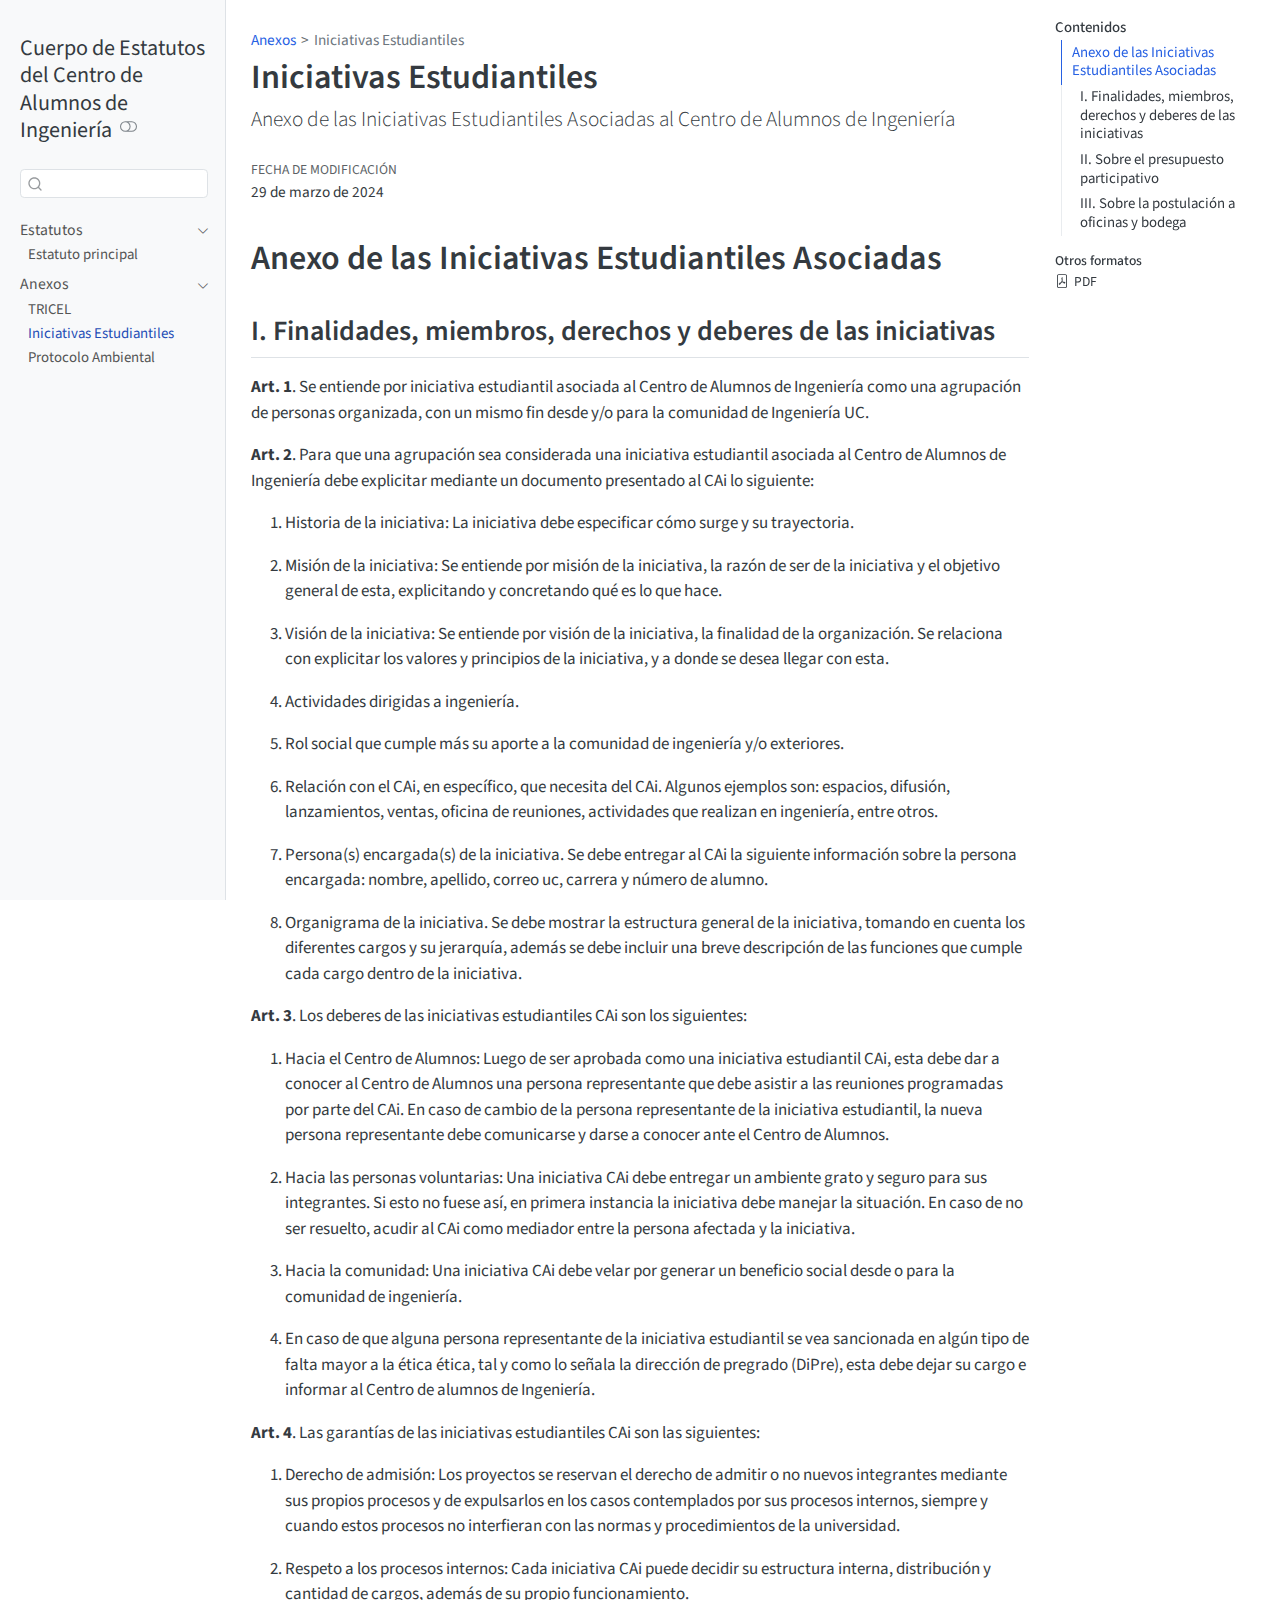
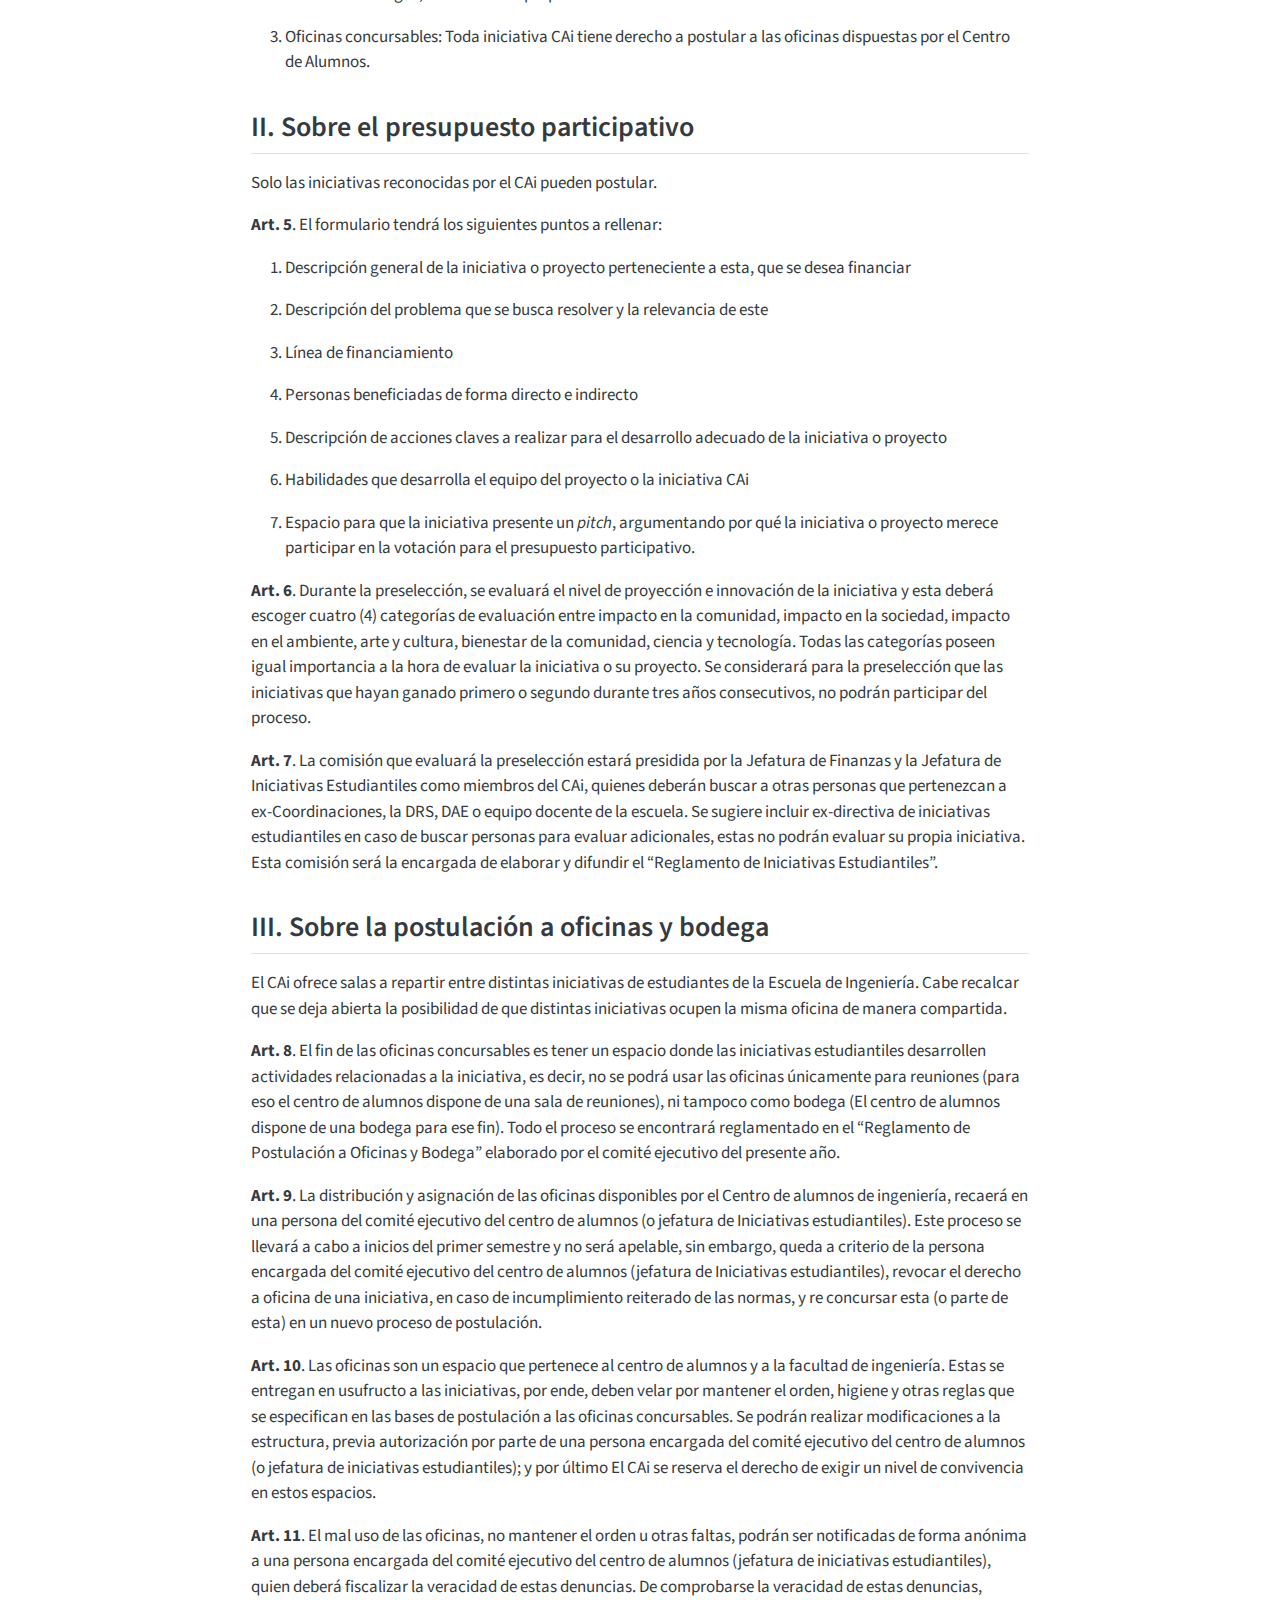
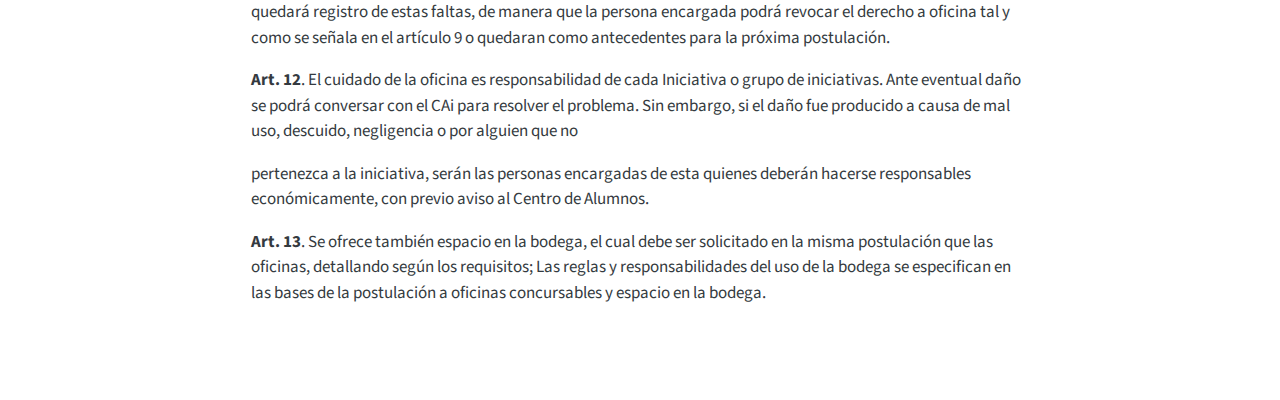
<file: anexos/iniciativas.html>
<!DOCTYPE html>
<html xmlns="http://www.w3.org/1999/xhtml" lang="es" xml:lang="es"><head>

<meta charset="utf-8">
<meta name="generator" content="quarto-1.5.56">

<meta name="viewport" content="width=device-width, initial-scale=1.0, user-scalable=yes">

<meta name="author" content="Centro de Alumnos de Ingeniería (CAi)">

<title>Iniciativas Estudiantiles – Cuerpo de Estatutos del Centro de Alumnos de Ingeniería</title>
<style>
code{white-space: pre-wrap;}
span.smallcaps{font-variant: small-caps;}
div.columns{display: flex; gap: min(4vw, 1.5em);}
div.column{flex: auto; overflow-x: auto;}
div.hanging-indent{margin-left: 1.5em; text-indent: -1.5em;}
ul.task-list{list-style: none;}
ul.task-list li input[type="checkbox"] {
  width: 0.8em;
  margin: 0 0.8em 0.2em -1em; /* quarto-specific, see https://github.com/quarto-dev/quarto-cli/issues/4556 */ 
  vertical-align: middle;
}
</style>


<script src="../site_libs/quarto-nav/quarto-nav.js"></script>
<script src="../site_libs/quarto-nav/headroom.min.js"></script>
<script src="../site_libs/clipboard/clipboard.min.js"></script>
<script src="../site_libs/quarto-search/autocomplete.umd.js"></script>
<script src="../site_libs/quarto-search/fuse.min.js"></script>
<script src="../site_libs/quarto-search/quarto-search.js"></script>
<meta name="quarto:offset" content="../">
<script src="../site_libs/quarto-html/quarto.js"></script>
<script src="../site_libs/quarto-html/popper.min.js"></script>
<script src="../site_libs/quarto-html/tippy.umd.min.js"></script>
<script src="../site_libs/quarto-html/anchor.min.js"></script>
<link href="../site_libs/quarto-html/tippy.css" rel="stylesheet">
<link href="../site_libs/quarto-html/quarto-syntax-highlighting.css" rel="stylesheet" class="quarto-color-scheme" id="quarto-text-highlighting-styles">
<link href="../site_libs/quarto-html/quarto-syntax-highlighting-dark.css" rel="prefetch" class="quarto-color-scheme quarto-color-alternate" id="quarto-text-highlighting-styles">
<script src="../site_libs/bootstrap/bootstrap.min.js"></script>
<link href="../site_libs/bootstrap/bootstrap-icons.css" rel="stylesheet">
<link href="../site_libs/bootstrap/bootstrap.min.css" rel="stylesheet" class="quarto-color-scheme" id="quarto-bootstrap" data-mode="light">
<link href="../site_libs/bootstrap/bootstrap-dark.min.css" rel="prefetch" class="quarto-color-scheme quarto-color-alternate" id="quarto-bootstrap" data-mode="dark">
<script id="quarto-search-options" type="application/json">{
  "location": "sidebar",
  "copy-button": false,
  "collapse-after": 3,
  "panel-placement": "start",
  "type": "textbox",
  "limit": 50,
  "keyboard-shortcut": [
    "f",
    "/",
    "s"
  ],
  "show-item-context": false,
  "language": {
    "search-no-results-text": "Sin resultados",
    "search-matching-documents-text": "documentos encontrados",
    "search-copy-link-title": "Copiar el enlace en la búsqueda",
    "search-hide-matches-text": "Ocultar resultados adicionales",
    "search-more-match-text": "resultado adicional en este documento",
    "search-more-matches-text": "resultados adicionales en este documento",
    "search-clear-button-title": "Borrar",
    "search-text-placeholder": "",
    "search-detached-cancel-button-title": "Cancelar",
    "search-submit-button-title": "Enviar",
    "search-label": "Buscar"
  }
}</script>


<link rel="stylesheet" href="../styles.css">
</head>

<body class="nav-sidebar docked">

<div id="quarto-search-results"></div>
  <header id="quarto-header" class="headroom fixed-top">
  <nav class="quarto-secondary-nav">
    <div class="container-fluid d-flex">
      <button type="button" class="quarto-btn-toggle btn" data-bs-toggle="collapse" role="button" data-bs-target=".quarto-sidebar-collapse-item" aria-controls="quarto-sidebar" aria-expanded="false" aria-label="Alternar barra lateral" onclick="if (window.quartoToggleHeadroom) { window.quartoToggleHeadroom(); }">
        <i class="bi bi-layout-text-sidebar-reverse"></i>
      </button>
        <nav class="quarto-page-breadcrumbs" aria-label="breadcrumb"><ol class="breadcrumb"><li class="breadcrumb-item"><a href="../anexos/tricel.qmd.html">Anexos</a></li><li class="breadcrumb-item"><a href="../anexos/iniciativas.html">Iniciativas Estudiantiles</a></li></ol></nav>
        <a class="flex-grow-1" role="navigation" data-bs-toggle="collapse" data-bs-target=".quarto-sidebar-collapse-item" aria-controls="quarto-sidebar" aria-expanded="false" aria-label="Alternar barra lateral" onclick="if (window.quartoToggleHeadroom) { window.quartoToggleHeadroom(); }">      
        </a>
      <button type="button" class="btn quarto-search-button" aria-label="Buscar" onclick="window.quartoOpenSearch();">
        <i class="bi bi-search"></i>
      </button>
    </div>
  </nav>
</header>
<!-- content -->
<div id="quarto-content" class="quarto-container page-columns page-rows-contents page-layout-article">
<!-- sidebar -->
  <nav id="quarto-sidebar" class="sidebar collapse collapse-horizontal quarto-sidebar-collapse-item sidebar-navigation docked overflow-auto">
    <div class="pt-lg-2 mt-2 text-left sidebar-header">
    <div class="sidebar-title mb-0 py-0">
      <a href="../">Cuerpo de Estatutos del Centro de Alumnos de Ingeniería</a> 
        <div class="sidebar-tools-main">
  <a href="" class="quarto-color-scheme-toggle quarto-navigation-tool  px-1" onclick="window.quartoToggleColorScheme(); return false;" title="Alternar modo oscuro"><i class="bi"></i></a>
</div>
    </div>
      </div>
        <div class="mt-2 flex-shrink-0 align-items-center">
        <div class="sidebar-search">
        <div id="quarto-search" class="" title="Buscar"></div>
        </div>
        </div>
    <div class="sidebar-menu-container"> 
    <ul class="list-unstyled mt-1">
        <li class="sidebar-item sidebar-item-section">
      <div class="sidebar-item-container"> 
            <a class="sidebar-item-text sidebar-link text-start" data-bs-toggle="collapse" data-bs-target="#quarto-sidebar-section-1" role="navigation" aria-expanded="true">
 <span class="menu-text">Estatutos</span></a>
          <a class="sidebar-item-toggle text-start" data-bs-toggle="collapse" data-bs-target="#quarto-sidebar-section-1" role="navigation" aria-expanded="true" aria-label="Alternar sección">
            <i class="bi bi-chevron-right ms-2"></i>
          </a> 
      </div>
      <ul id="quarto-sidebar-section-1" class="collapse list-unstyled sidebar-section depth1 show">  
          <li class="sidebar-item">
  <div class="sidebar-item-container"> 
  <a href="../index.html" class="sidebar-item-text sidebar-link">
 <span class="menu-text">Estatuto principal</span></a>
  </div>
</li>
      </ul>
  </li>
        <li class="sidebar-item sidebar-item-section">
      <div class="sidebar-item-container"> 
            <a class="sidebar-item-text sidebar-link text-start" data-bs-toggle="collapse" data-bs-target="#quarto-sidebar-section-2" role="navigation" aria-expanded="true">
 <span class="menu-text">Anexos</span></a>
          <a class="sidebar-item-toggle text-start" data-bs-toggle="collapse" data-bs-target="#quarto-sidebar-section-2" role="navigation" aria-expanded="true" aria-label="Alternar sección">
            <i class="bi bi-chevron-right ms-2"></i>
          </a> 
      </div>
      <ul id="quarto-sidebar-section-2" class="collapse list-unstyled sidebar-section depth1 show">  
          <li class="sidebar-item">
  <div class="sidebar-item-container"> 
  <a href="../anexos/tricel.qmd.html" class="sidebar-item-text sidebar-link">
 <span class="menu-text">TRICEL</span></a>
  </div>
</li>
          <li class="sidebar-item">
  <div class="sidebar-item-container"> 
  <a href="../anexos/iniciativas.html" class="sidebar-item-text sidebar-link active">
 <span class="menu-text">Iniciativas Estudiantiles</span></a>
  </div>
</li>
          <li class="sidebar-item">
  <div class="sidebar-item-container"> 
  <a href="../anexos/protocoloambiental.html" class="sidebar-item-text sidebar-link">
 <span class="menu-text">Protocolo Ambiental</span></a>
  </div>
</li>
      </ul>
  </li>
    </ul>
    </div>
</nav>
<div id="quarto-sidebar-glass" class="quarto-sidebar-collapse-item" data-bs-toggle="collapse" data-bs-target=".quarto-sidebar-collapse-item"></div>
<!-- margin-sidebar -->
    <div id="quarto-margin-sidebar" class="sidebar margin-sidebar">
        <nav id="TOC" role="doc-toc" class="toc-active">
    <h2 id="toc-title">Contenidos</h2>
   
  <ul class="collapse">
  <li><a href="#anexo-de-las-iniciativas-estudiantiles-asociadas" id="toc-anexo-de-las-iniciativas-estudiantiles-asociadas" class="nav-link active" data-scroll-target="#anexo-de-las-iniciativas-estudiantiles-asociadas">Anexo de las Iniciativas Estudiantiles Asociadas</a>
  <ul class="collapse">
  <li><a href="#i.-finalidades-miembros-derechos-y-deberes-de-las-iniciativas" id="toc-i.-finalidades-miembros-derechos-y-deberes-de-las-iniciativas" class="nav-link" data-scroll-target="#i.-finalidades-miembros-derechos-y-deberes-de-las-iniciativas">I. Finalidades, miembros, derechos y deberes de las iniciativas</a></li>
  <li><a href="#ii.-sobre-el-presupuesto-participativo" id="toc-ii.-sobre-el-presupuesto-participativo" class="nav-link" data-scroll-target="#ii.-sobre-el-presupuesto-participativo">II. Sobre el presupuesto participativo</a></li>
  <li><a href="#iii.-sobre-la-postulación-a-oficinas-y-bodega" id="toc-iii.-sobre-la-postulación-a-oficinas-y-bodega" class="nav-link" data-scroll-target="#iii.-sobre-la-postulación-a-oficinas-y-bodega">III. Sobre la postulación a oficinas y bodega</a></li>
  </ul></li>
  </ul>
<div class="quarto-alternate-formats"><h2>Otros formatos</h2><ul><li><a href="iniciativas.pdf"><i class="bi bi-file-pdf"></i>PDF</a></li></ul></div></nav>
    </div>
<!-- main -->
<main class="content" id="quarto-document-content">

<header id="title-block-header" class="quarto-title-block default"><nav class="quarto-page-breadcrumbs quarto-title-breadcrumbs d-none d-lg-block" aria-label="breadcrumb"><ol class="breadcrumb"><li class="breadcrumb-item"><a href="../anexos/tricel.qmd.html">Anexos</a></li><li class="breadcrumb-item"><a href="../anexos/iniciativas.html">Iniciativas Estudiantiles</a></li></ol></nav>
<div class="quarto-title">
<h1 class="title">Iniciativas Estudiantiles</h1>
<p class="subtitle lead">Anexo de las Iniciativas Estudiantiles Asociadas al Centro de Alumnos de Ingeniería</p>
</div>



<div class="quarto-title-meta">

    
  
    <div>
    <div class="quarto-title-meta-heading">Fecha de modificación</div>
    <div class="quarto-title-meta-contents">
      <p class="date-modified">29 de marzo de 2024</p>
    </div>
  </div>
    
  </div>
  


</header>


<section id="anexo-de-las-iniciativas-estudiantiles-asociadas" class="level1">
<h1>Anexo de las Iniciativas Estudiantiles Asociadas</h1>
<section id="i.-finalidades-miembros-derechos-y-deberes-de-las-iniciativas" class="level2">
<h2 class="anchored" data-anchor-id="i.-finalidades-miembros-derechos-y-deberes-de-las-iniciativas">I. Finalidades, miembros, derechos y deberes de las iniciativas</h2>
<p><strong>Art. 1</strong>. Se entiende por iniciativa estudiantil asociada al Centro de Alumnos de Ingeniería como una agrupación de personas organizada, con un mismo fin desde y/o para la comunidad de Ingeniería UC.</p>
<p><strong>Art. 2</strong>. Para que una agrupación sea considerada una iniciativa estudiantil asociada al Centro de Alumnos de Ingeniería debe explicitar mediante un documento presentado al CAi lo siguiente:</p>
<ol type="1">
<li><p>Historia de la iniciativa: La iniciativa debe especificar cómo surge y su trayectoria.</p></li>
<li><p>Misión de la iniciativa: Se entiende por misión de la iniciativa, la razón de ser de la iniciativa y el objetivo general de esta, explicitando y concretando qué es lo que hace.</p></li>
<li><p>Visión de la iniciativa: Se entiende por visión de la iniciativa, la finalidad de la organización. Se relaciona con explicitar los valores y principios de la iniciativa, y a donde se desea llegar con esta.</p></li>
<li><p>Actividades dirigidas a ingeniería.</p></li>
<li><p>Rol social que cumple más su aporte a la comunidad de ingeniería y/o exteriores.</p></li>
<li><p>Relación con el CAi, en específico, que necesita del CAi. Algunos ejemplos son: espacios, difusión, lanzamientos, ventas, oficina de reuniones, actividades que realizan en ingeniería, entre otros.</p></li>
<li><p>Persona(s) encargada(s) de la iniciativa. Se debe entregar al CAi la siguiente información sobre la persona encargada: nombre, apellido, correo uc, carrera y número de alumno.</p></li>
<li><p>Organigrama de la iniciativa. Se debe mostrar la estructura general de la iniciativa, tomando en cuenta los diferentes cargos y su jerarquía, además se debe incluir una breve descripción de las funciones que cumple cada cargo dentro de la iniciativa.</p></li>
</ol>
<p><strong>Art. 3</strong>. Los deberes de las iniciativas estudiantiles CAi son los siguientes:</p>
<ol type="1">
<li><p>Hacia el Centro de Alumnos: Luego de ser aprobada como una iniciativa estudiantil CAi, esta debe dar a conocer al Centro de Alumnos una persona representante que debe asistir a las reuniones programadas por parte del CAi. En caso de cambio de la persona representante de la iniciativa estudiantil, la nueva persona representante debe comunicarse y darse a conocer ante el Centro de Alumnos.</p></li>
<li><p>Hacia las personas voluntarias: Una iniciativa CAi debe entregar un ambiente grato y seguro para sus integrantes. Si esto no fuese así, en primera instancia la iniciativa debe manejar la situación. En caso de no ser resuelto, acudir al CAi como mediador entre la persona afectada y la iniciativa.</p></li>
<li><p>Hacia la comunidad: Una iniciativa CAi debe velar por generar un beneficio social desde o para la comunidad de ingeniería.</p></li>
<li><p>En caso de que alguna persona representante de la iniciativa estudiantil se vea sancionada en algún tipo de falta mayor a la ética ética, tal y como lo señala la dirección de pregrado (DiPre), esta debe dejar su cargo e informar al Centro de alumnos de Ingeniería.</p></li>
</ol>
<p><strong>Art. 4</strong>. Las garantías de las iniciativas estudiantiles CAi son las siguientes:</p>
<ol type="1">
<li><p>Derecho de admisión: Los proyectos se reservan el derecho de admitir o no nuevos integrantes mediante sus propios procesos y de expulsarlos en los casos contemplados por sus procesos internos, siempre y cuando estos procesos no interfieran con las normas y procedimientos de la universidad.</p></li>
<li><p>Respeto a los procesos internos: Cada iniciativa CAi puede decidir su estructura interna, distribución y cantidad de cargos, además de su propio funcionamiento.</p></li>
<li><p>Oficinas concursables: Toda iniciativa CAi tiene derecho a postular a las oficinas dispuestas por el Centro de Alumnos.</p></li>
</ol>
</section>
<section id="ii.-sobre-el-presupuesto-participativo" class="level2">
<h2 class="anchored" data-anchor-id="ii.-sobre-el-presupuesto-participativo">II. Sobre el presupuesto participativo</h2>
<p>Solo las iniciativas reconocidas por el CAi pueden postular.</p>
<p><strong>Art. 5</strong>. El formulario tendrá los siguientes puntos a rellenar:</p>
<ol type="1">
<li><p>Descripción general de la iniciativa o proyecto perteneciente a esta, que se desea financiar</p></li>
<li><p>Descripción del problema que se busca resolver y la relevancia de este</p></li>
<li><p>Línea de financiamiento</p></li>
<li><p>Personas beneficiadas de forma directo e indirecto</p></li>
<li><p>Descripción de acciones claves a realizar para el desarrollo adecuado de la iniciativa o proyecto</p></li>
<li><p>Habilidades que desarrolla el equipo del proyecto o la iniciativa CAi</p></li>
<li><p>Espacio para que la iniciativa presente un <em>pitch</em>, argumentando por qué la iniciativa o proyecto merece participar en la votación para el presupuesto participativo.</p></li>
</ol>
<p><strong>Art. 6</strong>. Durante la preselección, se evaluará el nivel de proyección e innovación de la iniciativa y esta deberá escoger cuatro (4) categorías de evaluación entre impacto en la comunidad, impacto en la sociedad, impacto en el ambiente, arte y cultura, bienestar de la comunidad, ciencia y tecnología. Todas las categorías poseen igual importancia a la hora de evaluar la iniciativa o su proyecto. Se considerará para la preselección que las iniciativas que hayan ganado primero o segundo durante tres años consecutivos, no podrán participar del proceso.</p>
<p><strong>Art. 7</strong>. La comisión que evaluará la preselección estará presidida por la Jefatura de Finanzas y la Jefatura de Iniciativas Estudiantiles como miembros del CAi, quienes deberán buscar a otras personas que pertenezcan a ex-Coordinaciones, la DRS, DAE o equipo docente de la escuela. Se sugiere incluir ex-directiva de iniciativas estudiantiles en caso de buscar personas para evaluar adicionales, estas no podrán evaluar su propia iniciativa. Esta comisión será la encargada de elaborar y difundir el “Reglamento de Iniciativas Estudiantiles”.</p>
</section>
<section id="iii.-sobre-la-postulación-a-oficinas-y-bodega" class="level2">
<h2 class="anchored" data-anchor-id="iii.-sobre-la-postulación-a-oficinas-y-bodega">III. Sobre la postulación a oficinas y bodega</h2>
<p>El CAi ofrece salas a repartir entre distintas iniciativas de estudiantes de la Escuela de Ingeniería. Cabe recalcar que se deja abierta la posibilidad de que distintas iniciativas ocupen la misma oficina de manera compartida.</p>
<p><strong>Art. 8</strong>. El fin de las oficinas concursables es tener un espacio donde las iniciativas estudiantiles desarrollen actividades relacionadas a la iniciativa, es decir, no se podrá usar las oficinas únicamente para reuniones (para eso el centro de alumnos dispone de una sala de reuniones), ni tampoco como bodega (El centro de alumnos dispone de una bodega para ese fin). Todo el proceso se encontrará reglamentado en el “Reglamento de Postulación a Oficinas y Bodega” elaborado por el comité ejecutivo del presente año.</p>
<p><strong>Art. 9</strong>. La distribución y asignación de las oficinas disponibles por el Centro de alumnos de ingeniería, recaerá en una persona del comité ejecutivo del centro de alumnos (o jefatura de Iniciativas estudiantiles). Este proceso se llevará a cabo a inicios del primer semestre y no será apelable, sin embargo, queda a criterio de la persona encargada del comité ejecutivo del centro de alumnos (jefatura de Iniciativas estudiantiles), revocar el derecho a oficina de una iniciativa, en caso de incumplimiento reiterado de las normas, y re concursar esta (o parte de esta) en un nuevo proceso de postulación.</p>
<p><strong>Art. 10</strong>. Las oficinas son un espacio que pertenece al centro de alumnos y a la facultad de ingeniería. Estas se entregan en usufructo a las iniciativas, por ende, deben velar por mantener el orden, higiene y otras reglas que se especifican en las bases de postulación a las oficinas concursables. Se podrán realizar modificaciones a la estructura, previa autorización por parte de una persona encargada del comité ejecutivo del centro de alumnos (o jefatura de iniciativas estudiantiles); y por último El CAi se reserva el derecho de exigir un nivel de convivencia en estos espacios.</p>
<p><strong>Art. 11</strong>. El mal uso de las oficinas, no mantener el orden u otras faltas, podrán ser notificadas de forma anónima a una persona encargada del comité ejecutivo del centro de alumnos (jefatura de iniciativas estudiantiles), quien deberá fiscalizar la veracidad de estas denuncias. De comprobarse la veracidad de estas denuncias, quedará registro de estas faltas, de manera que la persona encargada podrá revocar el derecho a oficina tal y como se señala en el artículo 9 o quedaran como antecedentes para la próxima postulación.</p>
<p><strong>Art. 12</strong>. El cuidado de la oficina es responsabilidad de cada Iniciativa o grupo de iniciativas. Ante eventual daño se podrá conversar con el CAi para resolver el problema. Sin embargo, si el daño fue producido a causa de mal uso, descuido, negligencia o por alguien que no</p>
<p>pertenezca a la iniciativa, serán las personas encargadas de esta quienes deberán hacerse responsables económicamente, con previo aviso al Centro de Alumnos.</p>
<p><strong>Art. 13</strong>. Se ofrece también espacio en la bodega, el cual debe ser solicitado en la misma postulación que las oficinas, detallando según los requisitos; Las reglas y responsabilidades del uso de la bodega se especifican en las bases de la postulación a oficinas concursables y espacio en la bodega.</p>


</section>
</section>

</main> <!-- /main -->
<script id="quarto-html-after-body" type="application/javascript">
window.document.addEventListener("DOMContentLoaded", function (event) {
  const toggleBodyColorMode = (bsSheetEl) => {
    const mode = bsSheetEl.getAttribute("data-mode");
    const bodyEl = window.document.querySelector("body");
    if (mode === "dark") {
      bodyEl.classList.add("quarto-dark");
      bodyEl.classList.remove("quarto-light");
    } else {
      bodyEl.classList.add("quarto-light");
      bodyEl.classList.remove("quarto-dark");
    }
  }
  const toggleBodyColorPrimary = () => {
    const bsSheetEl = window.document.querySelector("link#quarto-bootstrap");
    if (bsSheetEl) {
      toggleBodyColorMode(bsSheetEl);
    }
  }
  toggleBodyColorPrimary();  
  const disableStylesheet = (stylesheets) => {
    for (let i=0; i < stylesheets.length; i++) {
      const stylesheet = stylesheets[i];
      stylesheet.rel = 'prefetch';
    }
  }
  const enableStylesheet = (stylesheets) => {
    for (let i=0; i < stylesheets.length; i++) {
      const stylesheet = stylesheets[i];
      stylesheet.rel = 'stylesheet';
    }
  }
  const manageTransitions = (selector, allowTransitions) => {
    const els = window.document.querySelectorAll(selector);
    for (let i=0; i < els.length; i++) {
      const el = els[i];
      if (allowTransitions) {
        el.classList.remove('notransition');
      } else {
        el.classList.add('notransition');
      }
    }
  }
  const toggleGiscusIfUsed = (isAlternate, darkModeDefault) => {
    const baseTheme = document.querySelector('#giscus-base-theme')?.value ?? 'light';
    const alternateTheme = document.querySelector('#giscus-alt-theme')?.value ?? 'dark';
    let newTheme = '';
    if(darkModeDefault) {
      newTheme = isAlternate ? baseTheme : alternateTheme;
    } else {
      newTheme = isAlternate ? alternateTheme : baseTheme;
    }
    const changeGiscusTheme = () => {
      // From: https://github.com/giscus/giscus/issues/336
      const sendMessage = (message) => {
        const iframe = document.querySelector('iframe.giscus-frame');
        if (!iframe) return;
        iframe.contentWindow.postMessage({ giscus: message }, 'https://giscus.app');
      }
      sendMessage({
        setConfig: {
          theme: newTheme
        }
      });
    }
    const isGiscussLoaded = window.document.querySelector('iframe.giscus-frame') !== null;
    if (isGiscussLoaded) {
      changeGiscusTheme();
    }
  }
  const toggleColorMode = (alternate) => {
    // Switch the stylesheets
    const alternateStylesheets = window.document.querySelectorAll('link.quarto-color-scheme.quarto-color-alternate');
    manageTransitions('#quarto-margin-sidebar .nav-link', false);
    if (alternate) {
      enableStylesheet(alternateStylesheets);
      for (const sheetNode of alternateStylesheets) {
        if (sheetNode.id === "quarto-bootstrap") {
          toggleBodyColorMode(sheetNode);
        }
      }
    } else {
      disableStylesheet(alternateStylesheets);
      toggleBodyColorPrimary();
    }
    manageTransitions('#quarto-margin-sidebar .nav-link', true);
    // Switch the toggles
    const toggles = window.document.querySelectorAll('.quarto-color-scheme-toggle');
    for (let i=0; i < toggles.length; i++) {
      const toggle = toggles[i];
      if (toggle) {
        if (alternate) {
          toggle.classList.add("alternate");     
        } else {
          toggle.classList.remove("alternate");
        }
      }
    }
    // Hack to workaround the fact that safari doesn't
    // properly recolor the scrollbar when toggling (#1455)
    if (navigator.userAgent.indexOf('Safari') > 0 && navigator.userAgent.indexOf('Chrome') == -1) {
      manageTransitions("body", false);
      window.scrollTo(0, 1);
      setTimeout(() => {
        window.scrollTo(0, 0);
        manageTransitions("body", true);
      }, 40);  
    }
  }
  const isFileUrl = () => { 
    return window.location.protocol === 'file:';
  }
  const hasAlternateSentinel = () => {  
    let styleSentinel = getColorSchemeSentinel();
    if (styleSentinel !== null) {
      return styleSentinel === "alternate";
    } else {
      return false;
    }
  }
  const setStyleSentinel = (alternate) => {
    const value = alternate ? "alternate" : "default";
    if (!isFileUrl()) {
      window.localStorage.setItem("quarto-color-scheme", value);
    } else {
      localAlternateSentinel = value;
    }
  }
  const getColorSchemeSentinel = () => {
    if (!isFileUrl()) {
      const storageValue = window.localStorage.getItem("quarto-color-scheme");
      return storageValue != null ? storageValue : localAlternateSentinel;
    } else {
      return localAlternateSentinel;
    }
  }
  const darkModeDefault = false;
  let localAlternateSentinel = darkModeDefault ? 'alternate' : 'default';
  // Dark / light mode switch
  window.quartoToggleColorScheme = () => {
    // Read the current dark / light value 
    let toAlternate = !hasAlternateSentinel();
    toggleColorMode(toAlternate);
    setStyleSentinel(toAlternate);
    toggleGiscusIfUsed(toAlternate, darkModeDefault);
  };
  // Ensure there is a toggle, if there isn't float one in the top right
  if (window.document.querySelector('.quarto-color-scheme-toggle') === null) {
    const a = window.document.createElement('a');
    a.classList.add('top-right');
    a.classList.add('quarto-color-scheme-toggle');
    a.href = "";
    a.onclick = function() { try { window.quartoToggleColorScheme(); } catch {} return false; };
    const i = window.document.createElement("i");
    i.classList.add('bi');
    a.appendChild(i);
    window.document.body.appendChild(a);
  }
  // Switch to dark mode if need be
  if (hasAlternateSentinel()) {
    toggleColorMode(true);
  } else {
    toggleColorMode(false);
  }
  const icon = "";
  const anchorJS = new window.AnchorJS();
  anchorJS.options = {
    placement: 'right',
    icon: icon
  };
  anchorJS.add('.anchored');
  const isCodeAnnotation = (el) => {
    for (const clz of el.classList) {
      if (clz.startsWith('code-annotation-')) {                     
        return true;
      }
    }
    return false;
  }
  const onCopySuccess = function(e) {
    // button target
    const button = e.trigger;
    // don't keep focus
    button.blur();
    // flash "checked"
    button.classList.add('code-copy-button-checked');
    var currentTitle = button.getAttribute("title");
    button.setAttribute("title", "Copiado");
    let tooltip;
    if (window.bootstrap) {
      button.setAttribute("data-bs-toggle", "tooltip");
      button.setAttribute("data-bs-placement", "left");
      button.setAttribute("data-bs-title", "Copiado");
      tooltip = new bootstrap.Tooltip(button, 
        { trigger: "manual", 
          customClass: "code-copy-button-tooltip",
          offset: [0, -8]});
      tooltip.show();    
    }
    setTimeout(function() {
      if (tooltip) {
        tooltip.hide();
        button.removeAttribute("data-bs-title");
        button.removeAttribute("data-bs-toggle");
        button.removeAttribute("data-bs-placement");
      }
      button.setAttribute("title", currentTitle);
      button.classList.remove('code-copy-button-checked');
    }, 1000);
    // clear code selection
    e.clearSelection();
  }
  const getTextToCopy = function(trigger) {
      const codeEl = trigger.previousElementSibling.cloneNode(true);
      for (const childEl of codeEl.children) {
        if (isCodeAnnotation(childEl)) {
          childEl.remove();
        }
      }
      return codeEl.innerText;
  }
  const clipboard = new window.ClipboardJS('.code-copy-button:not([data-in-quarto-modal])', {
    text: getTextToCopy
  });
  clipboard.on('success', onCopySuccess);
  if (window.document.getElementById('quarto-embedded-source-code-modal')) {
    // For code content inside modals, clipBoardJS needs to be initialized with a container option
    // TODO: Check when it could be a function (https://github.com/zenorocha/clipboard.js/issues/860)
    const clipboardModal = new window.ClipboardJS('.code-copy-button[data-in-quarto-modal]', {
      text: getTextToCopy,
      container: window.document.getElementById('quarto-embedded-source-code-modal')
    });
    clipboardModal.on('success', onCopySuccess);
  }
    var localhostRegex = new RegExp(/^(?:http|https):\/\/localhost\:?[0-9]*\//);
    var mailtoRegex = new RegExp(/^mailto:/);
      var filterRegex = new RegExp('/' + window.location.host + '/');
    var isInternal = (href) => {
        return filterRegex.test(href) || localhostRegex.test(href) || mailtoRegex.test(href);
    }
    // Inspect non-navigation links and adorn them if external
 	var links = window.document.querySelectorAll('a[href]:not(.nav-link):not(.navbar-brand):not(.toc-action):not(.sidebar-link):not(.sidebar-item-toggle):not(.pagination-link):not(.no-external):not([aria-hidden]):not(.dropdown-item):not(.quarto-navigation-tool):not(.about-link)');
    for (var i=0; i<links.length; i++) {
      const link = links[i];
      if (!isInternal(link.href)) {
        // undo the damage that might have been done by quarto-nav.js in the case of
        // links that we want to consider external
        if (link.dataset.originalHref !== undefined) {
          link.href = link.dataset.originalHref;
        }
      }
    }
  function tippyHover(el, contentFn, onTriggerFn, onUntriggerFn) {
    const config = {
      allowHTML: true,
      maxWidth: 500,
      delay: 100,
      arrow: false,
      appendTo: function(el) {
          return el.parentElement;
      },
      interactive: true,
      interactiveBorder: 10,
      theme: 'quarto',
      placement: 'bottom-start',
    };
    if (contentFn) {
      config.content = contentFn;
    }
    if (onTriggerFn) {
      config.onTrigger = onTriggerFn;
    }
    if (onUntriggerFn) {
      config.onUntrigger = onUntriggerFn;
    }
    window.tippy(el, config); 
  }
  const noterefs = window.document.querySelectorAll('a[role="doc-noteref"]');
  for (var i=0; i<noterefs.length; i++) {
    const ref = noterefs[i];
    tippyHover(ref, function() {
      // use id or data attribute instead here
      let href = ref.getAttribute('data-footnote-href') || ref.getAttribute('href');
      try { href = new URL(href).hash; } catch {}
      const id = href.replace(/^#\/?/, "");
      const note = window.document.getElementById(id);
      if (note) {
        return note.innerHTML;
      } else {
        return "";
      }
    });
  }
  const xrefs = window.document.querySelectorAll('a.quarto-xref');
  const processXRef = (id, note) => {
    // Strip column container classes
    const stripColumnClz = (el) => {
      el.classList.remove("page-full", "page-columns");
      if (el.children) {
        for (const child of el.children) {
          stripColumnClz(child);
        }
      }
    }
    stripColumnClz(note)
    if (id === null || id.startsWith('sec-')) {
      // Special case sections, only their first couple elements
      const container = document.createElement("div");
      if (note.children && note.children.length > 2) {
        container.appendChild(note.children[0].cloneNode(true));
        for (let i = 1; i < note.children.length; i++) {
          const child = note.children[i];
          if (child.tagName === "P" && child.innerText === "") {
            continue;
          } else {
            container.appendChild(child.cloneNode(true));
            break;
          }
        }
        if (window.Quarto?.typesetMath) {
          window.Quarto.typesetMath(container);
        }
        return container.innerHTML
      } else {
        if (window.Quarto?.typesetMath) {
          window.Quarto.typesetMath(note);
        }
        return note.innerHTML;
      }
    } else {
      // Remove any anchor links if they are present
      const anchorLink = note.querySelector('a.anchorjs-link');
      if (anchorLink) {
        anchorLink.remove();
      }
      if (window.Quarto?.typesetMath) {
        window.Quarto.typesetMath(note);
      }
      // TODO in 1.5, we should make sure this works without a callout special case
      if (note.classList.contains("callout")) {
        return note.outerHTML;
      } else {
        return note.innerHTML;
      }
    }
  }
  for (var i=0; i<xrefs.length; i++) {
    const xref = xrefs[i];
    tippyHover(xref, undefined, function(instance) {
      instance.disable();
      let url = xref.getAttribute('href');
      let hash = undefined; 
      if (url.startsWith('#')) {
        hash = url;
      } else {
        try { hash = new URL(url).hash; } catch {}
      }
      if (hash) {
        const id = hash.replace(/^#\/?/, "");
        const note = window.document.getElementById(id);
        if (note !== null) {
          try {
            const html = processXRef(id, note.cloneNode(true));
            instance.setContent(html);
          } finally {
            instance.enable();
            instance.show();
          }
        } else {
          // See if we can fetch this
          fetch(url.split('#')[0])
          .then(res => res.text())
          .then(html => {
            const parser = new DOMParser();
            const htmlDoc = parser.parseFromString(html, "text/html");
            const note = htmlDoc.getElementById(id);
            if (note !== null) {
              const html = processXRef(id, note);
              instance.setContent(html);
            } 
          }).finally(() => {
            instance.enable();
            instance.show();
          });
        }
      } else {
        // See if we can fetch a full url (with no hash to target)
        // This is a special case and we should probably do some content thinning / targeting
        fetch(url)
        .then(res => res.text())
        .then(html => {
          const parser = new DOMParser();
          const htmlDoc = parser.parseFromString(html, "text/html");
          const note = htmlDoc.querySelector('main.content');
          if (note !== null) {
            // This should only happen for chapter cross references
            // (since there is no id in the URL)
            // remove the first header
            if (note.children.length > 0 && note.children[0].tagName === "HEADER") {
              note.children[0].remove();
            }
            const html = processXRef(null, note);
            instance.setContent(html);
          } 
        }).finally(() => {
          instance.enable();
          instance.show();
        });
      }
    }, function(instance) {
    });
  }
      let selectedAnnoteEl;
      const selectorForAnnotation = ( cell, annotation) => {
        let cellAttr = 'data-code-cell="' + cell + '"';
        let lineAttr = 'data-code-annotation="' +  annotation + '"';
        const selector = 'span[' + cellAttr + '][' + lineAttr + ']';
        return selector;
      }
      const selectCodeLines = (annoteEl) => {
        const doc = window.document;
        const targetCell = annoteEl.getAttribute("data-target-cell");
        const targetAnnotation = annoteEl.getAttribute("data-target-annotation");
        const annoteSpan = window.document.querySelector(selectorForAnnotation(targetCell, targetAnnotation));
        const lines = annoteSpan.getAttribute("data-code-lines").split(",");
        const lineIds = lines.map((line) => {
          return targetCell + "-" + line;
        })
        let top = null;
        let height = null;
        let parent = null;
        if (lineIds.length > 0) {
            //compute the position of the single el (top and bottom and make a div)
            const el = window.document.getElementById(lineIds[0]);
            top = el.offsetTop;
            height = el.offsetHeight;
            parent = el.parentElement.parentElement;
          if (lineIds.length > 1) {
            const lastEl = window.document.getElementById(lineIds[lineIds.length - 1]);
            const bottom = lastEl.offsetTop + lastEl.offsetHeight;
            height = bottom - top;
          }
          if (top !== null && height !== null && parent !== null) {
            // cook up a div (if necessary) and position it 
            let div = window.document.getElementById("code-annotation-line-highlight");
            if (div === null) {
              div = window.document.createElement("div");
              div.setAttribute("id", "code-annotation-line-highlight");
              div.style.position = 'absolute';
              parent.appendChild(div);
            }
            div.style.top = top - 2 + "px";
            div.style.height = height + 4 + "px";
            div.style.left = 0;
            let gutterDiv = window.document.getElementById("code-annotation-line-highlight-gutter");
            if (gutterDiv === null) {
              gutterDiv = window.document.createElement("div");
              gutterDiv.setAttribute("id", "code-annotation-line-highlight-gutter");
              gutterDiv.style.position = 'absolute';
              const codeCell = window.document.getElementById(targetCell);
              const gutter = codeCell.querySelector('.code-annotation-gutter');
              gutter.appendChild(gutterDiv);
            }
            gutterDiv.style.top = top - 2 + "px";
            gutterDiv.style.height = height + 4 + "px";
          }
          selectedAnnoteEl = annoteEl;
        }
      };
      const unselectCodeLines = () => {
        const elementsIds = ["code-annotation-line-highlight", "code-annotation-line-highlight-gutter"];
        elementsIds.forEach((elId) => {
          const div = window.document.getElementById(elId);
          if (div) {
            div.remove();
          }
        });
        selectedAnnoteEl = undefined;
      };
        // Handle positioning of the toggle
    window.addEventListener(
      "resize",
      throttle(() => {
        elRect = undefined;
        if (selectedAnnoteEl) {
          selectCodeLines(selectedAnnoteEl);
        }
      }, 10)
    );
    function throttle(fn, ms) {
    let throttle = false;
    let timer;
      return (...args) => {
        if(!throttle) { // first call gets through
            fn.apply(this, args);
            throttle = true;
        } else { // all the others get throttled
            if(timer) clearTimeout(timer); // cancel #2
            timer = setTimeout(() => {
              fn.apply(this, args);
              timer = throttle = false;
            }, ms);
        }
      };
    }
      // Attach click handler to the DT
      const annoteDls = window.document.querySelectorAll('dt[data-target-cell]');
      for (const annoteDlNode of annoteDls) {
        annoteDlNode.addEventListener('click', (event) => {
          const clickedEl = event.target;
          if (clickedEl !== selectedAnnoteEl) {
            unselectCodeLines();
            const activeEl = window.document.querySelector('dt[data-target-cell].code-annotation-active');
            if (activeEl) {
              activeEl.classList.remove('code-annotation-active');
            }
            selectCodeLines(clickedEl);
            clickedEl.classList.add('code-annotation-active');
          } else {
            // Unselect the line
            unselectCodeLines();
            clickedEl.classList.remove('code-annotation-active');
          }
        });
      }
  const findCites = (el) => {
    const parentEl = el.parentElement;
    if (parentEl) {
      const cites = parentEl.dataset.cites;
      if (cites) {
        return {
          el,
          cites: cites.split(' ')
        };
      } else {
        return findCites(el.parentElement)
      }
    } else {
      return undefined;
    }
  };
  var bibliorefs = window.document.querySelectorAll('a[role="doc-biblioref"]');
  for (var i=0; i<bibliorefs.length; i++) {
    const ref = bibliorefs[i];
    const citeInfo = findCites(ref);
    if (citeInfo) {
      tippyHover(citeInfo.el, function() {
        var popup = window.document.createElement('div');
        citeInfo.cites.forEach(function(cite) {
          var citeDiv = window.document.createElement('div');
          citeDiv.classList.add('hanging-indent');
          citeDiv.classList.add('csl-entry');
          var biblioDiv = window.document.getElementById('ref-' + cite);
          if (biblioDiv) {
            citeDiv.innerHTML = biblioDiv.innerHTML;
          }
          popup.appendChild(citeDiv);
        });
        return popup.innerHTML;
      });
    }
  }
});
</script>
</div> <!-- /content -->




</body></html>
</file>
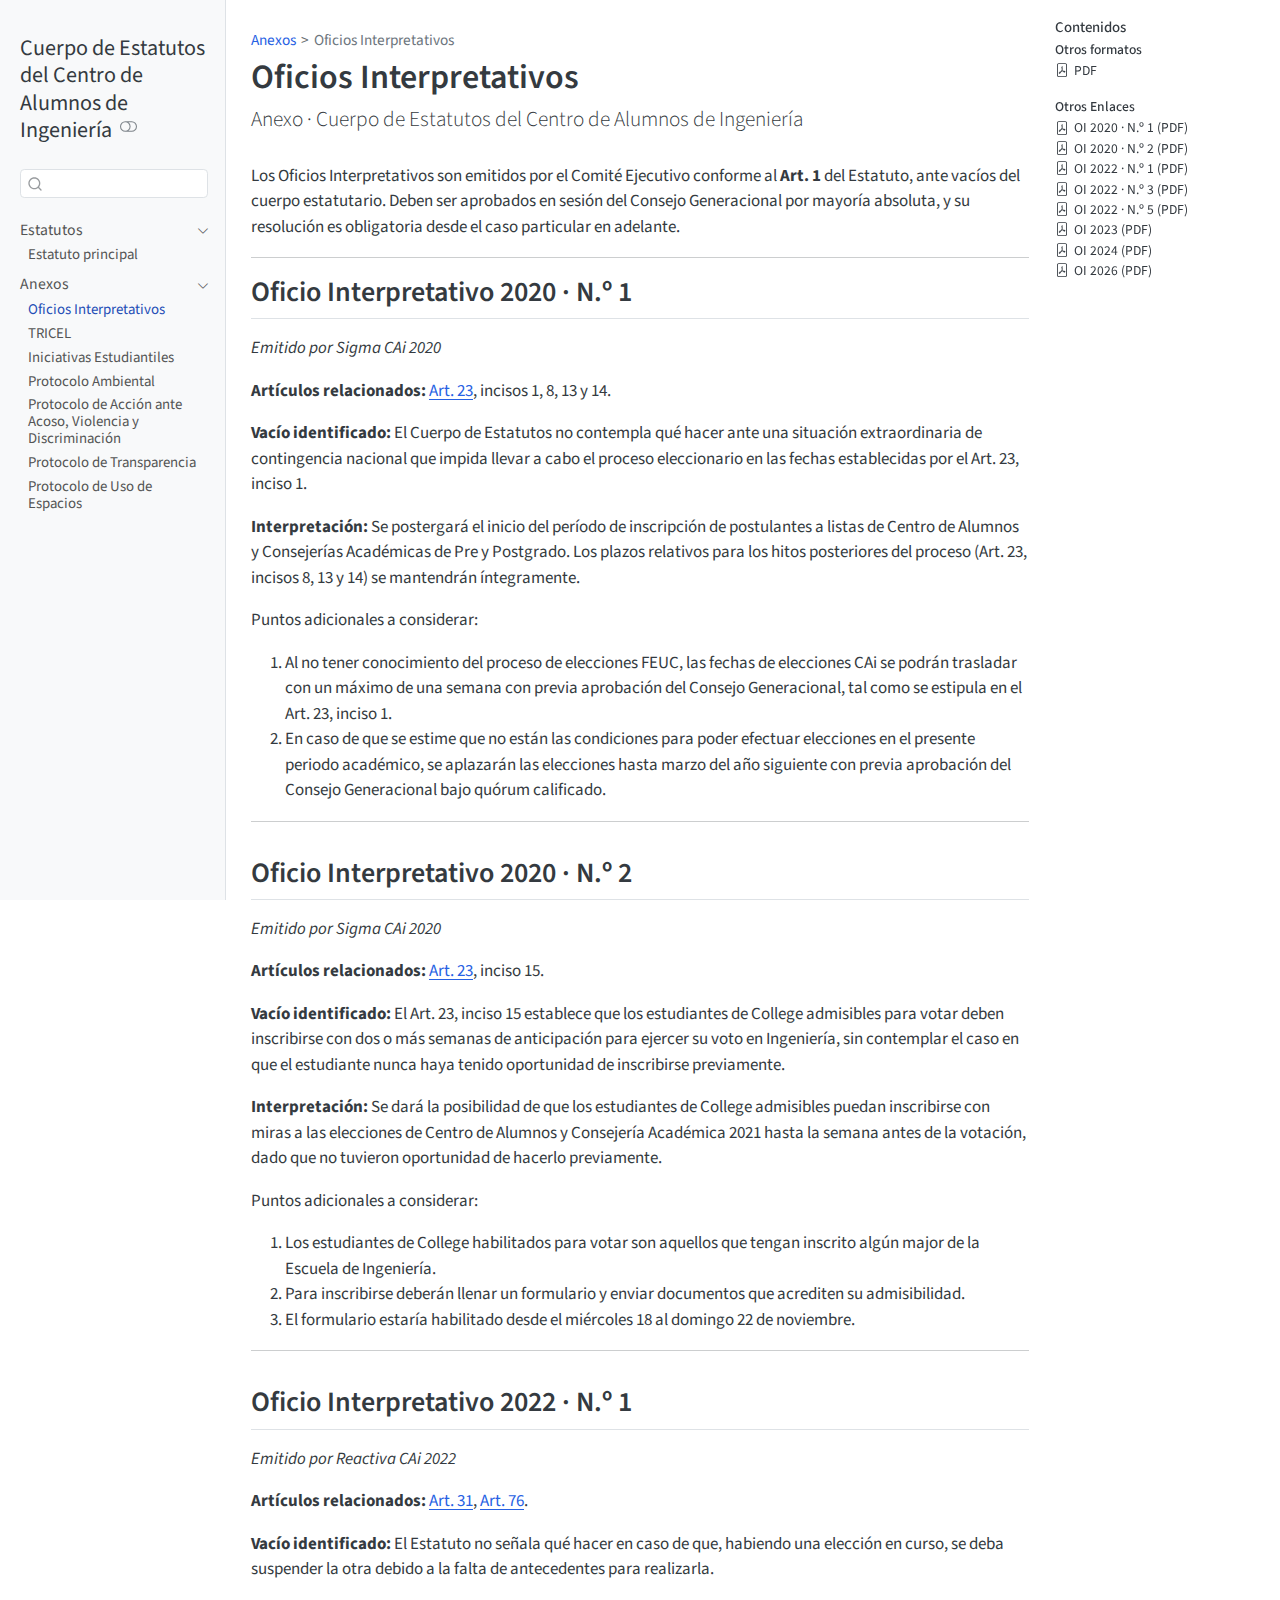
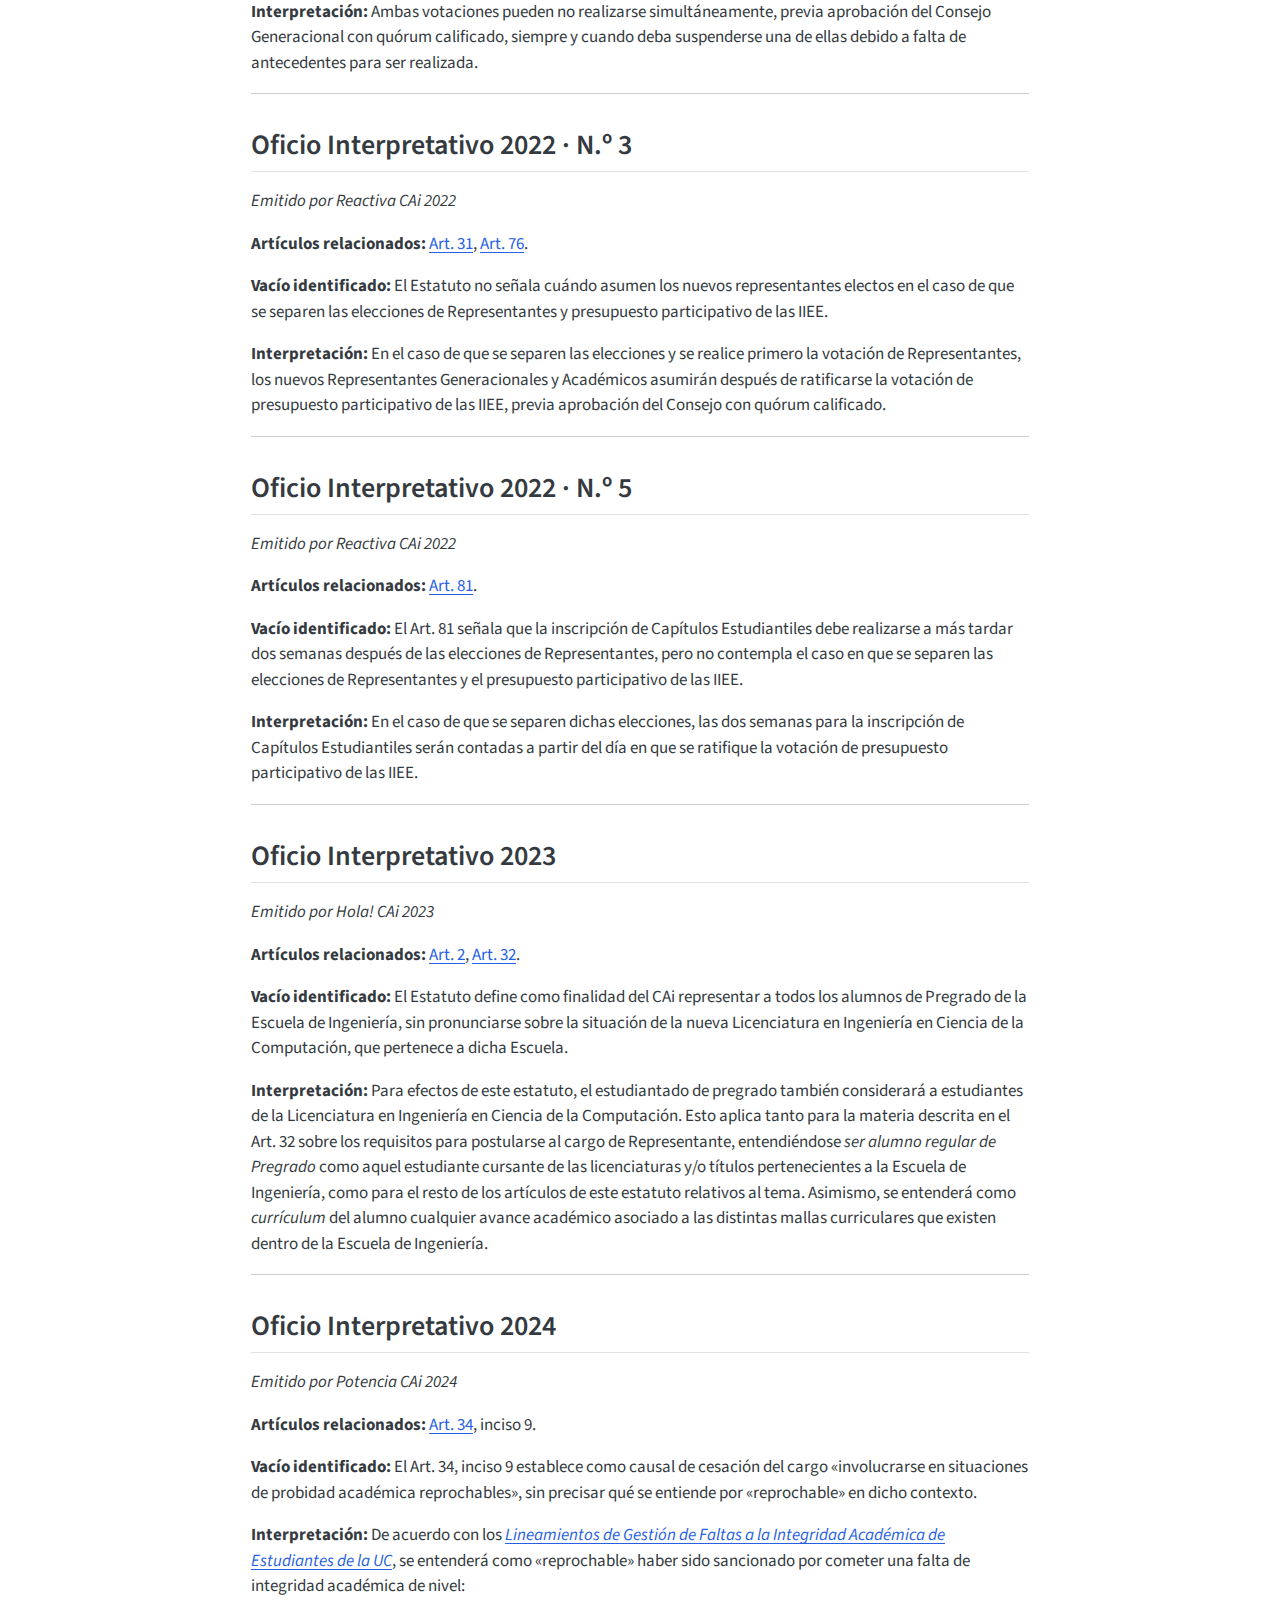
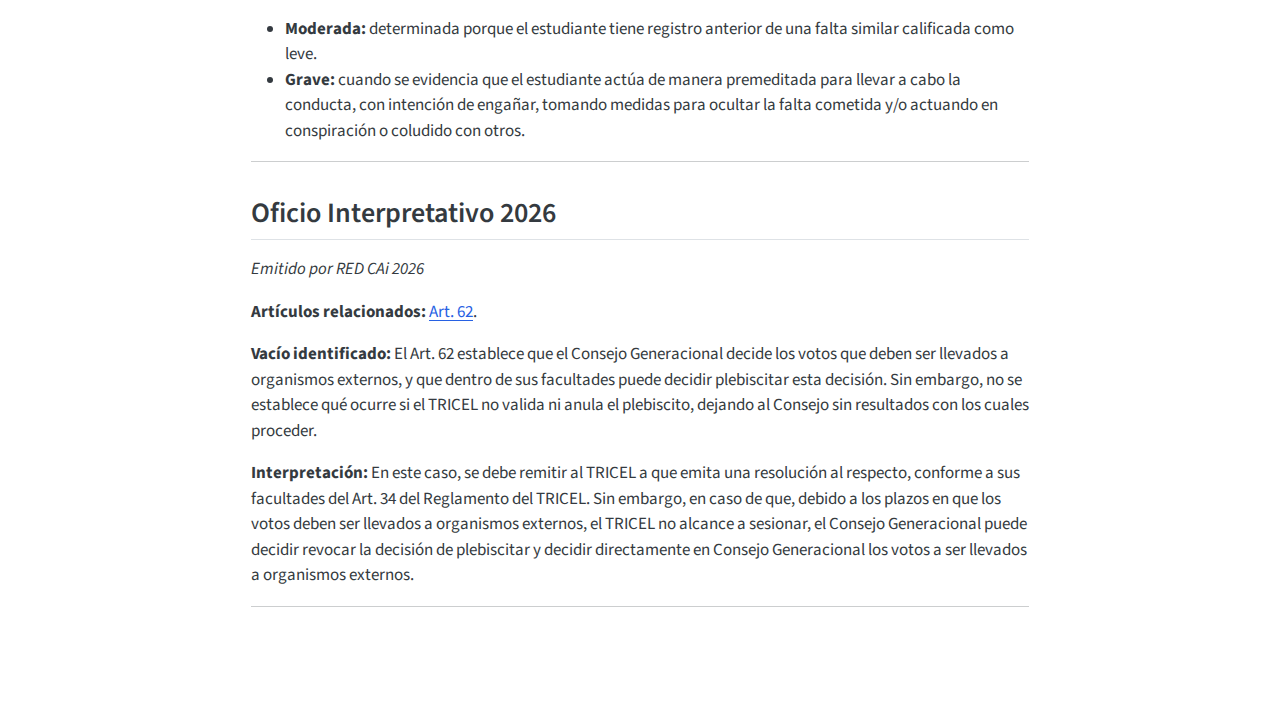
<file: anexos/oficios-interpretativos.html>
<!DOCTYPE html>
<html xmlns="http://www.w3.org/1999/xhtml" lang="es" xml:lang="es"><head>

<meta charset="utf-8">
<meta name="generator" content="quarto-1.9.37">

<meta name="viewport" content="width=device-width, initial-scale=1.0, user-scalable=yes">

<meta name="author" content="Centro de Alumnos de Ingeniería (CAi)">

<title>Oficios Interpretativos – Cuerpo de Estatutos del Centro de Alumnos de Ingeniería</title>
<style>
/* Default styles provided by pandoc.
** See https://pandoc.org/MANUAL.html#variables-for-html for config info.
*/
code{white-space: pre-wrap;}
span.smallcaps{font-variant: small-caps;}
div.columns{display: flex; gap: min(4vw, 1.5em);}
div.column{flex: auto; overflow-x: auto;}
div.hanging-indent{margin-left: 1.5em; text-indent: -1.5em;}
ul.task-list{list-style: none;}
ul.task-list li input[type="checkbox"] {
  width: 0.8em;
  margin: 0 0.8em 0.2em -1em; /* quarto-specific, see https://github.com/quarto-dev/quarto-cli/issues/4556 */ 
  vertical-align: middle;
}
</style>


<script src="../site_libs/quarto-nav/quarto-nav.js"></script>
<script src="../site_libs/quarto-nav/headroom.min.js"></script>
<script src="../site_libs/clipboard/clipboard.min.js"></script>
<script src="../site_libs/quarto-search/autocomplete.umd.js"></script>
<script src="../site_libs/quarto-search/fuse.min.js"></script>
<script src="../site_libs/quarto-search/quarto-search.js"></script>
<meta name="quarto:offset" content="../">
<script src="../site_libs/quarto-html/quarto.js" type="module"></script>
<script src="../site_libs/quarto-html/tabsets/tabsets.js" type="module"></script>
<script src="../site_libs/quarto-html/popper.min.js"></script>
<script src="../site_libs/quarto-html/tippy.umd.min.js"></script>
<script src="../site_libs/quarto-html/anchor.min.js"></script>
<link href="../site_libs/quarto-html/tippy.css" rel="stylesheet">
<link href="../site_libs/quarto-html/quarto-syntax-highlighting-7f8f88aac4f3542376d5c11b86a4c14d.css" rel="stylesheet" class="quarto-color-scheme" id="quarto-text-highlighting-styles">
<link href="../site_libs/quarto-html/quarto-syntax-highlighting-dark-d0ae9245876894da5ac7e18953ecc5cc.css" rel="stylesheet" class="quarto-color-scheme quarto-color-alternate" id="quarto-text-highlighting-styles">
<link href="../site_libs/quarto-html/quarto-syntax-highlighting-7f8f88aac4f3542376d5c11b86a4c14d.css" rel="stylesheet" class="quarto-color-scheme-extra" id="quarto-text-highlighting-styles">
<script src="../site_libs/bootstrap/bootstrap.min.js"></script>
<link href="../site_libs/bootstrap/bootstrap-icons.css" rel="stylesheet">
<link href="../site_libs/bootstrap/bootstrap-62becda04e0f8c724dc82c5448b4822e.min.css" rel="stylesheet" append-hash="true" class="quarto-color-scheme" id="quarto-bootstrap" data-mode="light">
<link href="../site_libs/bootstrap/bootstrap-dark-2b1251f63bbdc798573383c1c31d21b9.min.css" rel="stylesheet" append-hash="true" class="quarto-color-scheme quarto-color-alternate" id="quarto-bootstrap" data-mode="dark">
<link href="../site_libs/bootstrap/bootstrap-62becda04e0f8c724dc82c5448b4822e.min.css" rel="stylesheet" append-hash="true" class="quarto-color-scheme-extra" id="quarto-bootstrap" data-mode="light">
<script id="quarto-search-options" type="application/json">{
  "location": "sidebar",
  "copy-button": false,
  "collapse-after": 3,
  "panel-placement": "start",
  "type": "textbox",
  "limit": 50,
  "keyboard-shortcut": [
    "f",
    "/",
    "s"
  ],
  "show-item-context": false,
  "language": {
    "search-no-results-text": "No se han encontrado resultados",
    "search-matching-documents-text": "documentos encontrados",
    "search-copy-link-title": "Copiar el enlace en la búsqueda",
    "search-hide-matches-text": "Ocultar resultados adicionales",
    "search-more-match-text": "resultado adicional en este documento",
    "search-more-matches-text": "resultados adicionales en este documento",
    "search-clear-button-title": "Borrar",
    "search-text-placeholder": "",
    "search-detached-cancel-button-title": "Cancelar",
    "search-submit-button-title": "Enviar",
    "search-label": "Buscar"
  }
}</script>


<link rel="stylesheet" href="../styles.css">
</head>

<body class="nav-sidebar docked quarto-light"><script id="quarto-html-before-body" type="application/javascript">
    const toggleBodyColorMode = (bsSheetEl) => {
      const mode = bsSheetEl.getAttribute("data-mode");
      const bodyEl = window.document.querySelector("body");
      if (mode === "dark") {
        bodyEl.classList.add("quarto-dark");
        bodyEl.classList.remove("quarto-light");
      } else {
        bodyEl.classList.add("quarto-light");
        bodyEl.classList.remove("quarto-dark");
      }
    }
    const toggleBodyColorPrimary = () => {
      const bsSheetEl = window.document.querySelector("link#quarto-bootstrap:not([rel=disabled-stylesheet])");
      if (bsSheetEl) {
        toggleBodyColorMode(bsSheetEl);
      }
    }
    const setColorSchemeToggle = (alternate) => {
      const toggles = window.document.querySelectorAll('.quarto-color-scheme-toggle');
      for (let i=0; i < toggles.length; i++) {
        const toggle = toggles[i];
        if (toggle) {
          if (alternate) {
            toggle.classList.add("alternate");
          } else {
            toggle.classList.remove("alternate");
          }
        }
      }
    };
    const toggleColorMode = (alternate) => {
      // Switch the stylesheets
      const primaryStylesheets = window.document.querySelectorAll('link.quarto-color-scheme:not(.quarto-color-alternate)');
      const alternateStylesheets = window.document.querySelectorAll('link.quarto-color-scheme.quarto-color-alternate');
      manageTransitions('#quarto-margin-sidebar .nav-link', false);
      if (alternate) {
        // note: dark is layered on light, we don't disable primary!
        enableStylesheet(alternateStylesheets);
        for (const sheetNode of alternateStylesheets) {
          if (sheetNode.id === "quarto-bootstrap") {
            toggleBodyColorMode(sheetNode);
          }
        }
      } else {
        disableStylesheet(alternateStylesheets);
        enableStylesheet(primaryStylesheets)
        toggleBodyColorPrimary();
      }
      manageTransitions('#quarto-margin-sidebar .nav-link', true);
      // Switch the toggles
      setColorSchemeToggle(alternate)
      // Hack to workaround the fact that safari doesn't
      // properly recolor the scrollbar when toggling (#1455)
      if (navigator.userAgent.indexOf('Safari') > 0 && navigator.userAgent.indexOf('Chrome') == -1) {
        manageTransitions("body", false);
        window.scrollTo(0, 1);
        setTimeout(() => {
          window.scrollTo(0, 0);
          manageTransitions("body", true);
        }, 40);
      }
    }
    const disableStylesheet = (stylesheets) => {
      for (let i=0; i < stylesheets.length; i++) {
        const stylesheet = stylesheets[i];
        stylesheet.rel = 'disabled-stylesheet';
      }
    }
    const enableStylesheet = (stylesheets) => {
      for (let i=0; i < stylesheets.length; i++) {
        const stylesheet = stylesheets[i];
        if(stylesheet.rel !== 'stylesheet') { // for Chrome, which will still FOUC without this check
          stylesheet.rel = 'stylesheet';
        }
      }
    }
    const manageTransitions = (selector, allowTransitions) => {
      const els = window.document.querySelectorAll(selector);
      for (let i=0; i < els.length; i++) {
        const el = els[i];
        if (allowTransitions) {
          el.classList.remove('notransition');
        } else {
          el.classList.add('notransition');
        }
      }
    }
    const isFileUrl = () => {
      return window.location.protocol === 'file:';
    }
    const hasAlternateSentinel = () => {
      let styleSentinel = getColorSchemeSentinel();
      if (styleSentinel !== null) {
        return styleSentinel === "alternate";
      } else {
        return false;
      }
    }
    const setStyleSentinel = (alternate) => {
      const value = alternate ? "alternate" : "default";
      if (!isFileUrl()) {
        window.localStorage.setItem("quarto-color-scheme", value);
      } else {
        localAlternateSentinel = value;
      }
    }
    const getColorSchemeSentinel = () => {
      if (!isFileUrl()) {
        const storageValue = window.localStorage.getItem("quarto-color-scheme");
        return storageValue != null ? storageValue : localAlternateSentinel;
      } else {
        return localAlternateSentinel;
      }
    }
    const toggleGiscusIfUsed = (isAlternate, darkModeDefault) => {
      const baseTheme = document.querySelector('#giscus-base-theme')?.value ?? 'light';
      const alternateTheme = document.querySelector('#giscus-alt-theme')?.value ?? 'dark';
      let newTheme = '';
      if(authorPrefersDark) {
        newTheme = isAlternate ? baseTheme : alternateTheme;
      } else {
        newTheme = isAlternate ? alternateTheme : baseTheme;
      }
      const changeGiscusTheme = () => {
        // From: https://github.com/giscus/giscus/issues/336
        const sendMessage = (message) => {
          const iframe = document.querySelector('iframe.giscus-frame');
          if (!iframe) return;
          iframe.contentWindow.postMessage({ giscus: message }, 'https://giscus.app');
        }
        sendMessage({
          setConfig: {
            theme: newTheme
          }
        });
      }
      const isGiscussLoaded = window.document.querySelector('iframe.giscus-frame') !== null;
      if (isGiscussLoaded) {
        changeGiscusTheme();
      }
    };
    const authorPrefersDark = false;
    const darkModeDefault = authorPrefersDark;
      document.querySelector('link#quarto-text-highlighting-styles.quarto-color-scheme-extra').rel = 'disabled-stylesheet';
      document.querySelector('link#quarto-bootstrap.quarto-color-scheme-extra').rel = 'disabled-stylesheet';
    let localAlternateSentinel = darkModeDefault ? 'alternate' : 'default';
    // Dark / light mode switch
    window.quartoToggleColorScheme = () => {
      // Read the current dark / light value
      let toAlternate = !hasAlternateSentinel();
      toggleColorMode(toAlternate);
      setStyleSentinel(toAlternate);
      toggleGiscusIfUsed(toAlternate, darkModeDefault);
      window.dispatchEvent(new Event('resize'));
    };
    // Switch to dark mode if need be
    if (hasAlternateSentinel()) {
      toggleColorMode(true);
    } else {
      toggleColorMode(false);
    }
  </script>

<div id="quarto-search-results"></div>
  <header id="quarto-header" class="headroom fixed-top">
  <nav class="quarto-secondary-nav">
    <div class="container-fluid d-flex">
      <button type="button" class="quarto-btn-toggle btn" data-bs-toggle="collapse" role="button" data-bs-target=".quarto-sidebar-collapse-item" aria-controls="quarto-sidebar" aria-expanded="false" aria-label="Alternar barra lateral" onclick="if (window.quartoToggleHeadroom) { window.quartoToggleHeadroom(); }">
        <i class="bi bi-layout-text-sidebar-reverse"></i>
      </button>
        <nav class="quarto-page-breadcrumbs" aria-label="breadcrumb"><ol class="breadcrumb"><li class="breadcrumb-item"><a href="../anexos/oficios-interpretativos.html">Anexos</a></li><li class="breadcrumb-item"><a href="../anexos/oficios-interpretativos.html">Oficios Interpretativos</a></li></ol></nav>
        <a class="flex-grow-1" role="navigation" data-bs-toggle="collapse" data-bs-target=".quarto-sidebar-collapse-item" aria-controls="quarto-sidebar" aria-expanded="false" aria-label="Alternar barra lateral" onclick="if (window.quartoToggleHeadroom) { window.quartoToggleHeadroom(); }">      
        </a>
      <button type="button" class="btn quarto-search-button" aria-label="Buscar" onclick="window.quartoOpenSearch();">
        <i class="bi bi-search"></i>
      </button>
    </div>
  </nav>
</header>
<!-- content -->
<div id="quarto-content" class="quarto-container page-columns page-rows-contents page-layout-article">
<!-- sidebar -->
  <nav id="quarto-sidebar" class="sidebar collapse collapse-horizontal quarto-sidebar-collapse-item sidebar-navigation docked overflow-auto">
    <div class="pt-lg-2 mt-2 text-left sidebar-header">
    <div class="sidebar-title mb-0 py-0">
      <a href="../">Cuerpo de Estatutos del Centro de Alumnos de Ingeniería</a> 
        <div class="sidebar-tools-main">
  <a href="" class="quarto-color-scheme-toggle quarto-navigation-tool  px-1" onclick="window.quartoToggleColorScheme(); return false;" title="Alternar modo oscuro"><i class="bi"></i></a>
</div>
    </div>
      </div>
        <div class="mt-2 flex-shrink-0 align-items-center">
        <div class="sidebar-search">
        <div id="quarto-search" class="" title="Buscar"></div>
        </div>
        </div>
    <div class="sidebar-menu-container"> 
    <ul class="list-unstyled mt-1">
        <li class="sidebar-item sidebar-item-section">
      <div class="sidebar-item-container"> 
            <a class="sidebar-item-text sidebar-link text-start" data-bs-toggle="collapse" data-bs-target="#quarto-sidebar-section-1" role="navigation" aria-expanded="true">
 <span class="menu-text">Estatutos</span></a>
          <a class="sidebar-item-toggle text-start" data-bs-toggle="collapse" data-bs-target="#quarto-sidebar-section-1" role="navigation" aria-expanded="true" aria-label="Alternar sección">
            <i class="bi bi-chevron-right ms-2"></i>
          </a> 
      </div>
      <ul id="quarto-sidebar-section-1" class="collapse list-unstyled sidebar-section depth1 show">  
          <li class="sidebar-item">
  <div class="sidebar-item-container"> 
  <a href="../index.html" class="sidebar-item-text sidebar-link">
 <span class="menu-text">Estatuto principal</span></a>
  </div>
</li>
      </ul>
  </li>
        <li class="sidebar-item sidebar-item-section">
      <div class="sidebar-item-container"> 
            <a class="sidebar-item-text sidebar-link text-start" data-bs-toggle="collapse" data-bs-target="#quarto-sidebar-section-2" role="navigation" aria-expanded="true">
 <span class="menu-text">Anexos</span></a>
          <a class="sidebar-item-toggle text-start" data-bs-toggle="collapse" data-bs-target="#quarto-sidebar-section-2" role="navigation" aria-expanded="true" aria-label="Alternar sección">
            <i class="bi bi-chevron-right ms-2"></i>
          </a> 
      </div>
      <ul id="quarto-sidebar-section-2" class="collapse list-unstyled sidebar-section depth1 show">  
          <li class="sidebar-item">
  <div class="sidebar-item-container"> 
  <a href="../anexos/oficios-interpretativos.html" class="sidebar-item-text sidebar-link active">
 <span class="menu-text">Oficios Interpretativos</span></a>
  </div>
</li>
          <li class="sidebar-item">
  <div class="sidebar-item-container"> 
  <a href="../anexos/tricel.qmd.html" class="sidebar-item-text sidebar-link">
 <span class="menu-text">TRICEL</span></a>
  </div>
</li>
          <li class="sidebar-item">
  <div class="sidebar-item-container"> 
  <a href="../anexos/iniciativas.html" class="sidebar-item-text sidebar-link">
 <span class="menu-text">Iniciativas Estudiantiles</span></a>
  </div>
</li>
          <li class="sidebar-item">
  <div class="sidebar-item-container"> 
  <a href="../anexos/protocoloambiental.html" class="sidebar-item-text sidebar-link">
 <span class="menu-text">Protocolo Ambiental</span></a>
  </div>
</li>
          <li class="sidebar-item">
  <div class="sidebar-item-container"> 
  <a href="../anexos/protocolo-acoso.html" class="sidebar-item-text sidebar-link">
 <span class="menu-text">Protocolo de Acción ante Acoso, Violencia y Discriminación</span></a>
  </div>
</li>
          <li class="sidebar-item">
  <div class="sidebar-item-container"> 
  <a href="../anexos/protocolo-transparencia.html" class="sidebar-item-text sidebar-link">
 <span class="menu-text">Protocolo de Transparencia</span></a>
  </div>
</li>
          <li class="sidebar-item">
  <div class="sidebar-item-container"> 
  <a href="../anexos/protocolo-espacios.html" class="sidebar-item-text sidebar-link">
 <span class="menu-text">Protocolo de Uso de Espacios</span></a>
  </div>
</li>
      </ul>
  </li>
    </ul>
    </div>
</nav>
<div id="quarto-sidebar-glass" class="quarto-sidebar-collapse-item" data-bs-toggle="collapse" data-bs-target=".quarto-sidebar-collapse-item"></div>
<!-- margin-sidebar -->
    <div id="quarto-margin-sidebar" class="sidebar margin-sidebar">
        <nav id="TOC" role="doc-toc" class="toc-active">
    <h2 id="toc-title">Contenidos</h2>
   
  <ul class="collapse">
  <li><a href="#oi-2020-1" id="toc-oi-2020-1" class="nav-link active" data-scroll-target="#oi-2020-1">Oficio Interpretativo 2020 · N.º 1</a></li>
  <li><a href="#oi-2020-2" id="toc-oi-2020-2" class="nav-link" data-scroll-target="#oi-2020-2">Oficio Interpretativo 2020 · N.º 2</a></li>
  <li><a href="#oi-2022-1" id="toc-oi-2022-1" class="nav-link" data-scroll-target="#oi-2022-1">Oficio Interpretativo 2022 · N.º 1</a></li>
  <li><a href="#oi-2022-3" id="toc-oi-2022-3" class="nav-link" data-scroll-target="#oi-2022-3">Oficio Interpretativo 2022 · N.º 3</a></li>
  <li><a href="#oi-2022-5" id="toc-oi-2022-5" class="nav-link" data-scroll-target="#oi-2022-5">Oficio Interpretativo 2022 · N.º 5</a></li>
  <li><a href="#oi-2023" id="toc-oi-2023" class="nav-link" data-scroll-target="#oi-2023">Oficio Interpretativo 2023</a></li>
  <li><a href="#oi-2024" id="toc-oi-2024" class="nav-link" data-scroll-target="#oi-2024">Oficio Interpretativo 2024</a></li>
  <li><a href="#oi-2026" id="toc-oi-2026" class="nav-link" data-scroll-target="#oi-2026">Oficio Interpretativo 2026</a></li>
  </ul>
<div class="quarto-alternate-formats"><h2>Otros formatos</h2><ul><li><a href="oficios-interpretativos.pdf"><i class="bi bi-file-pdf"></i>PDF</a></li></ul></div><div class="quarto-other-links"><h2>Otros Enlaces</h2><ul><li><a href="/pdf/oficios/oi-2020-1.pdf"><i class="bi bi-file-pdf"></i>OI 2020 · N.º 1 (PDF)</a></li><li><a href="/pdf/oficios/oi-2020-2.pdf"><i class="bi bi-file-pdf"></i>OI 2020 · N.º 2 (PDF)</a></li><li><a href="/pdf/oficios/oi-2022-1.pdf"><i class="bi bi-file-pdf"></i>OI 2022 · N.º 1 (PDF)</a></li><li><a href="/pdf/oficios/oi-2022-3.pdf"><i class="bi bi-file-pdf"></i>OI 2022 · N.º 3 (PDF)</a></li><li><a href="/pdf/oficios/oi-2022-5.pdf"><i class="bi bi-file-pdf"></i>OI 2022 · N.º 5 (PDF)</a></li><li><a href="/pdf/oficios/oi-2023.pdf"><i class="bi bi-file-pdf"></i>OI 2023 (PDF)</a></li><li><a href="/pdf/oficios/oi-2024.pdf"><i class="bi bi-file-pdf"></i>OI 2024 (PDF)</a></li><li><a href="/pdf/oficios/oi-2026.pdf"><i class="bi bi-file-pdf"></i>OI 2026 (PDF)</a></li></ul></div></nav>
    </div>
<!-- main -->
<main class="content" id="quarto-document-content">


<header id="title-block-header" class="quarto-title-block default"><nav class="quarto-page-breadcrumbs quarto-title-breadcrumbs d-none d-lg-block" aria-label="breadcrumb"><ol class="breadcrumb"><li class="breadcrumb-item"><a href="../anexos/oficios-interpretativos.html">Anexos</a></li><li class="breadcrumb-item"><a href="../anexos/oficios-interpretativos.html">Oficios Interpretativos</a></li></ol></nav>
<div class="quarto-title">
<h1 class="title">Oficios Interpretativos</h1>
<p class="subtitle lead">Anexo · Cuerpo de Estatutos del Centro de Alumnos de Ingeniería</p>
</div>



<div class="quarto-title-meta">

    
  
    
  </div>
  


</header>


<p>Los Oficios Interpretativos son emitidos por el Comité Ejecutivo conforme al <strong>Art. 1</strong> del Estatuto, ante vacíos del cuerpo estatutario. Deben ser aprobados en sesión del Consejo Generacional por mayoría absoluta, y su resolución es obligatoria desde el caso particular en adelante.</p>
<hr>
<!--
  ============================================================
  INSTRUCCIONES PARA AGREGAR UN NUEVO OFICIO INTERPRETATIVO
  ============================================================

  1. CREAR EL ARCHIVO PARCIAL
     Crear el archivo: anexos/oficios/_oi-[año]-[n].qmd
     Usar el prefijo _ para que Quarto no lo renderice como página independiente.

     Estructura obligatoria del archivo:
     ─────────────────────────────────────────────────────────
     ## Oficio Interpretativo [Año] · N.º [N] {#oi-[año]-[n]}

     *Emitido por [Nombre Directiva] CAi [Año]*

     **Artículos relacionados:** Art. XX, ...

     **Vacío identificado:** ...

     **Interpretación:** ...

     ---
     ─────────────────────────────────────────────────────────
     Si solo hay un oficio del año (sin número), omitir "· N.º [N]"
     y usar el ID {#oi-[año]} directamente.

  2. AGREGAR EL INCLUDE EN ESTE ARCHIVO
     Insertar en orden cronológico:
     `{{< include oficios/_oi-[año]-[n].qmd >}}`

  3. AGREGAR EL ENLACE AL PDF ORIGINAL
     En el bloque other-links del frontmatter de este archivo,
     agregar (en orden cronológico):
       - text: "OI [Año] · N.º [N] (PDF)"
         href: /pdf/oficios/oi-[año]-[n].pdf
         icon: file-pdf
     Subir el PDF original firmado a: pdf/oficios/oi-[año]-[n].pdf

  4. VINCULAR DESDE EL ESTATUTO PRINCIPAL (index.qmd)
     En cada artículo afectado, agregar o actualizar el callout:
       ::: {.callout-note collapse="true" title="Oficio Interpretativo relacionado"}
       [Oficio Interpretativo [Año] · N.º [N]](anexos/oficios-interpretativos.qmd#oi-[año]-[n])
       :::
     Si el artículo ya tiene un callout con otros oficios, agregar
     el nuevo como ítem de lista dentro del mismo callout y cambiar
     el título a "Oficios Interpretativos relacionados".

  ============================================================
-->
<section id="oi-2020-1" class="level2">
<h2 class="anchored" data-anchor-id="oi-2020-1">Oficio Interpretativo 2020 · N.º 1</h2>
<p><em>Emitido por Sigma CAi 2020</em></p>
<p><strong>Artículos relacionados:</strong> <a href="../index.html#eleccionesCAi">Art. 23</a>, incisos 1, 8, 13 y 14.</p>
<p><strong>Vacío identificado:</strong> El Cuerpo de Estatutos no contempla qué hacer ante una situación extraordinaria de contingencia nacional que impida llevar a cabo el proceso eleccionario en las fechas establecidas por el Art. 23, inciso 1.</p>
<p><strong>Interpretación:</strong> Se postergará el inicio del período de inscripción de postulantes a listas de Centro de Alumnos y Consejerías Académicas de Pre y Postgrado. Los plazos relativos para los hitos posteriores del proceso (Art. 23, incisos 8, 13 y 14) se mantendrán íntegramente.</p>
<p>Puntos adicionales a considerar:</p>
<ol type="1">
<li>Al no tener conocimiento del proceso de elecciones FEUC, las fechas de elecciones CAi se podrán trasladar con un máximo de una semana con previa aprobación del Consejo Generacional, tal como se estipula en el Art. 23, inciso 1.</li>
<li>En caso de que se estime que no están las condiciones para poder efectuar elecciones en el presente periodo académico, se aplazarán las elecciones hasta marzo del año siguiente con previa aprobación del Consejo Generacional bajo quórum calificado.</li>
</ol>
<hr>
</section>
<section id="oi-2020-2" class="level2">
<h2 class="anchored" data-anchor-id="oi-2020-2">Oficio Interpretativo 2020 · N.º 2</h2>
<p><em>Emitido por Sigma CAi 2020</em></p>
<p><strong>Artículos relacionados:</strong> <a href="../index.html#eleccionesCAi">Art. 23</a>, inciso 15.</p>
<p><strong>Vacío identificado:</strong> El Art. 23, inciso 15 establece que los estudiantes de College admisibles para votar deben inscribirse con dos o más semanas de anticipación para ejercer su voto en Ingeniería, sin contemplar el caso en que el estudiante nunca haya tenido oportunidad de inscribirse previamente.</p>
<p><strong>Interpretación:</strong> Se dará la posibilidad de que los estudiantes de College admisibles puedan inscribirse con miras a las elecciones de Centro de Alumnos y Consejería Académica 2021 hasta la semana antes de la votación, dado que no tuvieron oportunidad de hacerlo previamente.</p>
<p>Puntos adicionales a considerar:</p>
<ol type="1">
<li>Los estudiantes de College habilitados para votar son aquellos que tengan inscrito algún major de la Escuela de Ingeniería.</li>
<li>Para inscribirse deberán llenar un formulario y enviar documentos que acrediten su admisibilidad.</li>
<li>El formulario estaría habilitado desde el miércoles 18 al domingo 22 de noviembre.</li>
</ol>
<hr>
</section>
<section id="oi-2022-1" class="level2">
<h2 class="anchored" data-anchor-id="oi-2022-1">Oficio Interpretativo 2022 · N.º 1</h2>
<p><em>Emitido por Reactiva CAi 2022</em></p>
<p><strong>Artículos relacionados:</strong> <a href="../index.html#definicionesRepresentantes">Art. 31</a>, <a href="../index.html#definicionPParticipativo2">Art. 76</a>.</p>
<p><strong>Vacío identificado:</strong> El Estatuto no señala qué hacer en caso de que, habiendo una elección en curso, se deba suspender la otra debido a la falta de antecedentes para realizarla.</p>
<p><strong>Interpretación:</strong> Ambas votaciones pueden no realizarse simultáneamente, previa aprobación del Consejo Generacional con quórum calificado, siempre y cuando deba suspenderse una de ellas debido a falta de antecedentes para ser realizada.</p>
<hr>
</section>
<section id="oi-2022-3" class="level2">
<h2 class="anchored" data-anchor-id="oi-2022-3">Oficio Interpretativo 2022 · N.º 3</h2>
<p><em>Emitido por Reactiva CAi 2022</em></p>
<p><strong>Artículos relacionados:</strong> <a href="../index.html#definicionesRepresentantes">Art. 31</a>, <a href="../index.html#definicionPParticipativo2">Art. 76</a>.</p>
<p><strong>Vacío identificado:</strong> El Estatuto no señala cuándo asumen los nuevos representantes electos en el caso de que se separen las elecciones de Representantes y presupuesto participativo de las IIEE.</p>
<p><strong>Interpretación:</strong> En el caso de que se separen las elecciones y se realice primero la votación de Representantes, los nuevos Representantes Generacionales y Académicos asumirán después de ratificarse la votación de presupuesto participativo de las IIEE, previa aprobación del Consejo con quórum calificado.</p>
<hr>
</section>
<section id="oi-2022-5" class="level2">
<h2 class="anchored" data-anchor-id="oi-2022-5">Oficio Interpretativo 2022 · N.º 5</h2>
<p><em>Emitido por Reactiva CAi 2022</em></p>
<p><strong>Artículos relacionados:</strong> <a href="../index.html#inscripcionCapitulos">Art. 81</a>.</p>
<p><strong>Vacío identificado:</strong> El Art. 81 señala que la inscripción de Capítulos Estudiantiles debe realizarse a más tardar dos semanas después de las elecciones de Representantes, pero no contempla el caso en que se separen las elecciones de Representantes y el presupuesto participativo de las IIEE.</p>
<p><strong>Interpretación:</strong> En el caso de que se separen dichas elecciones, las dos semanas para la inscripción de Capítulos Estudiantiles serán contadas a partir del día en que se ratifique la votación de presupuesto participativo de las IIEE.</p>
<hr>
</section>
<section id="oi-2023" class="level2">
<h2 class="anchored" data-anchor-id="oi-2023">Oficio Interpretativo 2023</h2>
<p><em>Emitido por Hola! CAi 2023</em></p>
<p><strong>Artículos relacionados:</strong> <a href="../index.html#representacionCAi">Art. 2</a>, <a href="../index.html#requisitosRepresentantes">Art. 32</a>.</p>
<p><strong>Vacío identificado:</strong> El Estatuto define como finalidad del CAi representar a todos los alumnos de Pregrado de la Escuela de Ingeniería, sin pronunciarse sobre la situación de la nueva Licenciatura en Ingeniería en Ciencia de la Computación, que pertenece a dicha Escuela.</p>
<p><strong>Interpretación:</strong> Para efectos de este estatuto, el estudiantado de pregrado también considerará a estudiantes de la Licenciatura en Ingeniería en Ciencia de la Computación. Esto aplica tanto para la materia descrita en el Art. 32 sobre los requisitos para postularse al cargo de Representante, entendiéndose <em>ser alumno regular de Pregrado</em> como aquel estudiante cursante de las licenciaturas y/o títulos pertenecientes a la Escuela de Ingeniería, como para el resto de los artículos de este estatuto relativos al tema. Asimismo, se entenderá como <em>currículum</em> del alumno cualquier avance académico asociado a las distintas mallas curriculares que existen dentro de la Escuela de Ingeniería.</p>
<hr>
</section>
<section id="oi-2024" class="level2">
<h2 class="anchored" data-anchor-id="oi-2024">Oficio Interpretativo 2024</h2>
<p><em>Emitido por Potencia CAi 2024</em></p>
<p><strong>Artículos relacionados:</strong> <a href="../index.html#ceseCargo">Art. 34</a>, inciso 9.</p>
<p><strong>Vacío identificado:</strong> El Art. 34, inciso 9 establece como causal de cesación del cargo «involucrarse en situaciones de probidad académica reprochables», sin precisar qué se entiende por «reprochable» en dicho contexto.</p>
<p><strong>Interpretación:</strong> De acuerdo con los <a href="../pdf/lineamientos-integridad-academica-uc.pdf"><em>Lineamientos de Gestión de Faltas a la Integridad Académica de Estudiantes de la UC</em></a>, se entenderá como «reprochable» haber sido sancionado por cometer una falta de integridad académica de nivel:</p>
<ul>
<li><strong>Moderada:</strong> determinada porque el estudiante tiene registro anterior de una falta similar calificada como leve.</li>
<li><strong>Grave:</strong> cuando se evidencia que el estudiante actúa de manera premeditada para llevar a cabo la conducta, con intención de engañar, tomando medidas para ocultar la falta cometida y/o actuando en conspiración o coludido con otros.</li>
</ul>
<hr>
</section>
<section id="oi-2026" class="level2">
<h2 class="anchored" data-anchor-id="oi-2026">Oficio Interpretativo 2026</h2>
<p><em>Emitido por RED CAi 2026</em></p>
<p><strong>Artículos relacionados:</strong> <a href="../index.html#votacionExterna">Art. 62</a>.</p>
<p><strong>Vacío identificado:</strong> El Art. 62 establece que el Consejo Generacional decide los votos que deben ser llevados a organismos externos, y que dentro de sus facultades puede decidir plebiscitar esta decisión. Sin embargo, no se establece qué ocurre si el TRICEL no valida ni anula el plebiscito, dejando al Consejo sin resultados con los cuales proceder.</p>
<p><strong>Interpretación:</strong> En este caso, se debe remitir al TRICEL a que emita una resolución al respecto, conforme a sus facultades del Art. 34 del Reglamento del TRICEL. Sin embargo, en caso de que, debido a los plazos en que los votos deben ser llevados a organismos externos, el TRICEL no alcance a sesionar, el Consejo Generacional puede decidir revocar la decisión de plebiscitar y decidir directamente en Consejo Generacional los votos a ser llevados a organismos externos.</p>
<hr>
<!-- Hecho con amor, Nicolás Castro Cajide · Presidente CAi 2025 -->


</section>

</main> <!-- /main -->
<script id="quarto-html-after-body" type="application/javascript">
  window.document.addEventListener("DOMContentLoaded", function (event) {
    // Ensure there is a toggle, if there isn't float one in the top right
    if (window.document.querySelector('.quarto-color-scheme-toggle') === null) {
      const a = window.document.createElement('a');
      a.classList.add('top-right');
      a.classList.add('quarto-color-scheme-toggle');
      a.href = "";
      a.onclick = function() { try { window.quartoToggleColorScheme(); } catch {} return false; };
      const i = window.document.createElement("i");
      i.classList.add('bi');
      a.appendChild(i);
      window.document.body.appendChild(a);
    }
    setColorSchemeToggle(hasAlternateSentinel())
    const icon = "";
    const anchorJS = new window.AnchorJS();
    anchorJS.options = {
      placement: 'right',
      icon: icon
    };
    anchorJS.add('.anchored');
    const isCodeAnnotation = (el) => {
      for (const clz of el.classList) {
        if (clz.startsWith('code-annotation-')) {                     
          return true;
        }
      }
      return false;
    }
    const onCopySuccess = function(e) {
      // button target
      const button = e.trigger;
      // don't keep focus
      button.blur();
      // flash "checked"
      button.classList.add('code-copy-button-checked');
      var currentTitle = button.getAttribute("title");
      button.setAttribute("title", "Copiado");
      let tooltip;
      if (window.bootstrap) {
        button.setAttribute("data-bs-toggle", "tooltip");
        button.setAttribute("data-bs-placement", "left");
        button.setAttribute("data-bs-title", "Copiado");
        tooltip = new bootstrap.Tooltip(button, 
          { trigger: "manual", 
            customClass: "code-copy-button-tooltip",
            offset: [0, -8]});
        tooltip.show();    
      }
      setTimeout(function() {
        if (tooltip) {
          tooltip.hide();
          button.removeAttribute("data-bs-title");
          button.removeAttribute("data-bs-toggle");
          button.removeAttribute("data-bs-placement");
        }
        button.setAttribute("title", currentTitle);
        button.classList.remove('code-copy-button-checked');
      }, 1000);
      // clear code selection
      e.clearSelection();
    }
    const getTextToCopy = function(trigger) {
      const outerScaffold = trigger.parentElement.cloneNode(true);
      const codeEl = outerScaffold.querySelector('code');
      for (const childEl of codeEl.children) {
        if (isCodeAnnotation(childEl)) {
          childEl.remove();
        }
      }
      return codeEl.innerText;
    }
    const clipboard = new window.ClipboardJS('.code-copy-button:not([data-in-quarto-modal])', {
      text: getTextToCopy
    });
    clipboard.on('success', onCopySuccess);
    if (window.document.getElementById('quarto-embedded-source-code-modal')) {
      const clipboardModal = new window.ClipboardJS('.code-copy-button[data-in-quarto-modal]', {
        text: getTextToCopy,
        container: window.document.getElementById('quarto-embedded-source-code-modal')
      });
      clipboardModal.on('success', onCopySuccess);
    }
      var localhostRegex = new RegExp(/^(?:http|https):\/\/localhost\:?[0-9]*\//);
      var mailtoRegex = new RegExp(/^mailto:/);
        var filterRegex = new RegExp("https:\/\/estatutos\.cai\.cl");
      var isInternal = (href) => {
          return filterRegex.test(href) || localhostRegex.test(href) || mailtoRegex.test(href);
      }
      // Inspect non-navigation links and adorn them if external
     var links = window.document.querySelectorAll('a[href]:not(.nav-link):not(.navbar-brand):not(.toc-action):not(.sidebar-link):not(.sidebar-item-toggle):not(.pagination-link):not(.no-external):not([aria-hidden]):not(.dropdown-item):not(.quarto-navigation-tool):not(.about-link)');
      for (var i=0; i<links.length; i++) {
        const link = links[i];
        if (!isInternal(link.href)) {
          // undo the damage that might have been done by quarto-nav.js in the case of
          // links that we want to consider external
          if (link.dataset.originalHref !== undefined) {
            link.href = link.dataset.originalHref;
          }
        }
      }
    function tippyHover(el, contentFn, onTriggerFn, onUntriggerFn) {
      const config = {
        allowHTML: true,
        maxWidth: 500,
        delay: 100,
        arrow: false,
        appendTo: function(el) {
            return el.parentElement;
        },
        interactive: true,
        interactiveBorder: 10,
        theme: 'quarto',
        placement: 'bottom-start',
      };
      if (contentFn) {
        config.content = contentFn;
      }
      if (onTriggerFn) {
        config.onTrigger = onTriggerFn;
      }
      if (onUntriggerFn) {
        config.onUntrigger = onUntriggerFn;
      }
      window.tippy(el, config); 
    }
    const noterefs = window.document.querySelectorAll('a[role="doc-noteref"]');
    for (var i=0; i<noterefs.length; i++) {
      const ref = noterefs[i];
      tippyHover(ref, function() {
        // use id or data attribute instead here
        let href = ref.getAttribute('data-footnote-href') || ref.getAttribute('href');
        try { href = new URL(href).hash; } catch {}
        const id = href.replace(/^#\/?/, "");
        const note = window.document.getElementById(id);
        if (note) {
          return note.innerHTML;
        } else {
          return "";
        }
      });
    }
    const xrefs = window.document.querySelectorAll('a.quarto-xref');
    const processXRef = (id, note) => {
      // Strip column container classes
      const stripColumnClz = (el) => {
        el.classList.remove("page-full", "page-columns");
        if (el.children) {
          for (const child of el.children) {
            stripColumnClz(child);
          }
        }
      }
      stripColumnClz(note)
      if (id === null || id.startsWith('sec-')) {
        // Special case sections, only their first couple elements
        const container = document.createElement("div");
        if (note.children && note.children.length > 2) {
          container.appendChild(note.children[0].cloneNode(true));
          for (let i = 1; i < note.children.length; i++) {
            const child = note.children[i];
            if (child.tagName === "P" && child.innerText === "") {
              continue;
            } else {
              container.appendChild(child.cloneNode(true));
              break;
            }
          }
          if (window.Quarto?.typesetMath) {
            window.Quarto.typesetMath(container);
          }
          return container.innerHTML
        } else {
          if (window.Quarto?.typesetMath) {
            window.Quarto.typesetMath(note);
          }
          return note.innerHTML;
        }
      } else {
        // Remove any anchor links if they are present
        const anchorLink = note.querySelector('a.anchorjs-link');
        if (anchorLink) {
          anchorLink.remove();
        }
        if (window.Quarto?.typesetMath) {
          window.Quarto.typesetMath(note);
        }
        if (note.classList.contains("callout")) {
          return note.outerHTML;
        } else {
          return note.innerHTML;
        }
      }
    }
    for (var i=0; i<xrefs.length; i++) {
      const xref = xrefs[i];
      tippyHover(xref, undefined, function(instance) {
        instance.disable();
        let url = xref.getAttribute('href');
        let hash = undefined; 
        if (url.startsWith('#')) {
          hash = url;
        } else {
          try { hash = new URL(url).hash; } catch {}
        }
        if (hash) {
          const id = hash.replace(/^#\/?/, "");
          const note = window.document.getElementById(id);
          if (note !== null) {
            try {
              const html = processXRef(id, note.cloneNode(true));
              instance.setContent(html);
            } finally {
              instance.enable();
              instance.show();
            }
          } else {
            // See if we can fetch this
            fetch(url.split('#')[0])
            .then(res => res.text())
            .then(html => {
              const parser = new DOMParser();
              const htmlDoc = parser.parseFromString(html, "text/html");
              const note = htmlDoc.getElementById(id);
              if (note !== null) {
                const html = processXRef(id, note);
                instance.setContent(html);
              } 
            }).finally(() => {
              instance.enable();
              instance.show();
            });
          }
        } else {
          // See if we can fetch a full url (with no hash to target)
          // This is a special case and we should probably do some content thinning / targeting
          fetch(url)
          .then(res => res.text())
          .then(html => {
            const parser = new DOMParser();
            const htmlDoc = parser.parseFromString(html, "text/html");
            const note = htmlDoc.querySelector('main.content');
            if (note !== null) {
              // This should only happen for chapter cross references
              // (since there is no id in the URL)
              // remove the first header
              if (note.children.length > 0 && note.children[0].tagName === "HEADER") {
                note.children[0].remove();
              }
              const html = processXRef(null, note);
              instance.setContent(html);
            } 
          }).finally(() => {
            instance.enable();
            instance.show();
          });
        }
      }, function(instance) {
      });
    }
        let selectedAnnoteEl;
        const selectorForAnnotation = ( cell, annotation) => {
          let cellAttr = 'data-code-cell="' + cell + '"';
          let lineAttr = 'data-code-annotation="' +  annotation + '"';
          const selector = 'span[' + cellAttr + '][' + lineAttr + ']';
          return selector;
        }
        const selectCodeLines = (annoteEl) => {
          const doc = window.document;
          const targetCell = annoteEl.getAttribute("data-target-cell");
          const targetAnnotation = annoteEl.getAttribute("data-target-annotation");
          const annoteSpan = window.document.querySelector(selectorForAnnotation(targetCell, targetAnnotation));
          const lines = annoteSpan.getAttribute("data-code-lines").split(",");
          const lineIds = lines.map((line) => {
            return targetCell + "-" + line;
          })
          let top = null;
          let height = null;
          let parent = null;
          if (lineIds.length > 0) {
              //compute the position of the single el (top and bottom and make a div)
              const el = window.document.getElementById(lineIds[0]);
              top = el.offsetTop;
              height = el.offsetHeight;
              parent = el.parentElement.parentElement;
            if (lineIds.length > 1) {
              const lastEl = window.document.getElementById(lineIds[lineIds.length - 1]);
              const bottom = lastEl.offsetTop + lastEl.offsetHeight;
              height = bottom - top;
            }
            if (top !== null && height !== null && parent !== null) {
              // cook up a div (if necessary) and position it 
              let div = window.document.getElementById("code-annotation-line-highlight");
              if (div === null) {
                div = window.document.createElement("div");
                div.setAttribute("id", "code-annotation-line-highlight");
                div.style.position = 'absolute';
                parent.appendChild(div);
              }
              div.style.top = top - 2 + "px";
              div.style.height = height + 4 + "px";
              div.style.left = 0;
              let gutterDiv = window.document.getElementById("code-annotation-line-highlight-gutter");
              if (gutterDiv === null) {
                gutterDiv = window.document.createElement("div");
                gutterDiv.setAttribute("id", "code-annotation-line-highlight-gutter");
                gutterDiv.style.position = 'absolute';
                const codeCell = window.document.getElementById(targetCell);
                const gutter = codeCell.querySelector('.code-annotation-gutter');
                gutter.appendChild(gutterDiv);
              }
              gutterDiv.style.top = top - 2 + "px";
              gutterDiv.style.height = height + 4 + "px";
            }
            selectedAnnoteEl = annoteEl;
          }
        };
        const unselectCodeLines = () => {
          const elementsIds = ["code-annotation-line-highlight", "code-annotation-line-highlight-gutter"];
          elementsIds.forEach((elId) => {
            const div = window.document.getElementById(elId);
            if (div) {
              div.remove();
            }
          });
          selectedAnnoteEl = undefined;
        };
          // Handle positioning of the toggle
      window.addEventListener(
        "resize",
        throttle(() => {
          elRect = undefined;
          if (selectedAnnoteEl) {
            selectCodeLines(selectedAnnoteEl);
          }
        }, 10)
      );
      function throttle(fn, ms) {
      let throttle = false;
      let timer;
        return (...args) => {
          if(!throttle) { // first call gets through
              fn.apply(this, args);
              throttle = true;
          } else { // all the others get throttled
              if(timer) clearTimeout(timer); // cancel #2
              timer = setTimeout(() => {
                fn.apply(this, args);
                timer = throttle = false;
              }, ms);
          }
        };
      }
        // Attach click handler to the DT
        const annoteDls = window.document.querySelectorAll('dt[data-target-cell]');
        for (const annoteDlNode of annoteDls) {
          annoteDlNode.addEventListener('click', (event) => {
            const clickedEl = event.target;
            if (clickedEl !== selectedAnnoteEl) {
              unselectCodeLines();
              const activeEl = window.document.querySelector('dt[data-target-cell].code-annotation-active');
              if (activeEl) {
                activeEl.classList.remove('code-annotation-active');
              }
              selectCodeLines(clickedEl);
              clickedEl.classList.add('code-annotation-active');
            } else {
              // Unselect the line
              unselectCodeLines();
              clickedEl.classList.remove('code-annotation-active');
            }
          });
        }
    const findCites = (el) => {
      const parentEl = el.parentElement;
      if (parentEl) {
        const cites = parentEl.dataset.cites;
        if (cites) {
          return {
            el,
            cites: cites.split(' ')
          };
        } else {
          return findCites(el.parentElement)
        }
      } else {
        return undefined;
      }
    };
    var bibliorefs = window.document.querySelectorAll('a[role="doc-biblioref"]');
    for (var i=0; i<bibliorefs.length; i++) {
      const ref = bibliorefs[i];
      const citeInfo = findCites(ref);
      if (citeInfo) {
        tippyHover(citeInfo.el, function() {
          var popup = window.document.createElement('div');
          citeInfo.cites.forEach(function(cite) {
            var citeDiv = window.document.createElement('div');
            citeDiv.classList.add('hanging-indent');
            citeDiv.classList.add('csl-entry');
            var biblioDiv = window.document.getElementById('ref-' + cite);
            if (biblioDiv) {
              citeDiv.innerHTML = biblioDiv.innerHTML;
            }
            popup.appendChild(citeDiv);
          });
          return popup.innerHTML;
        });
      }
    }
  });
  </script>
</div> <!-- /content -->




</body></html>
</file>
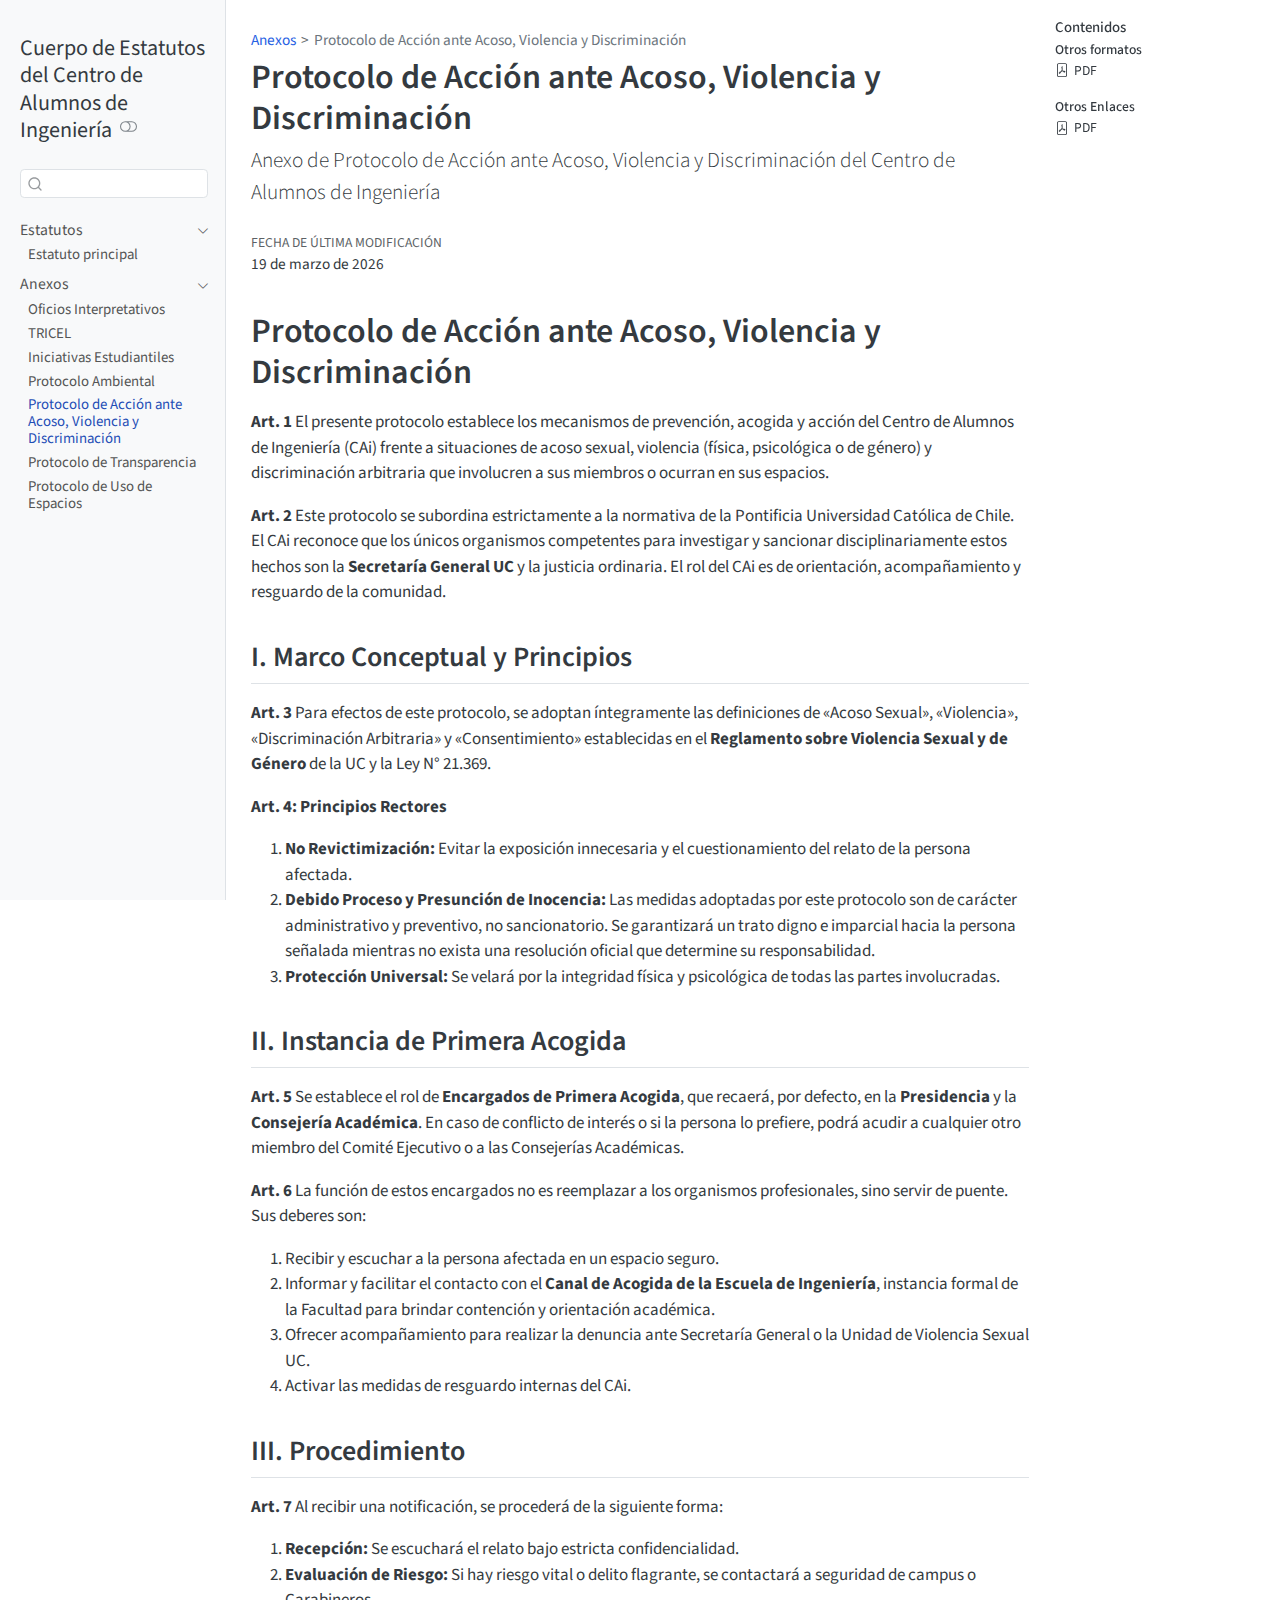
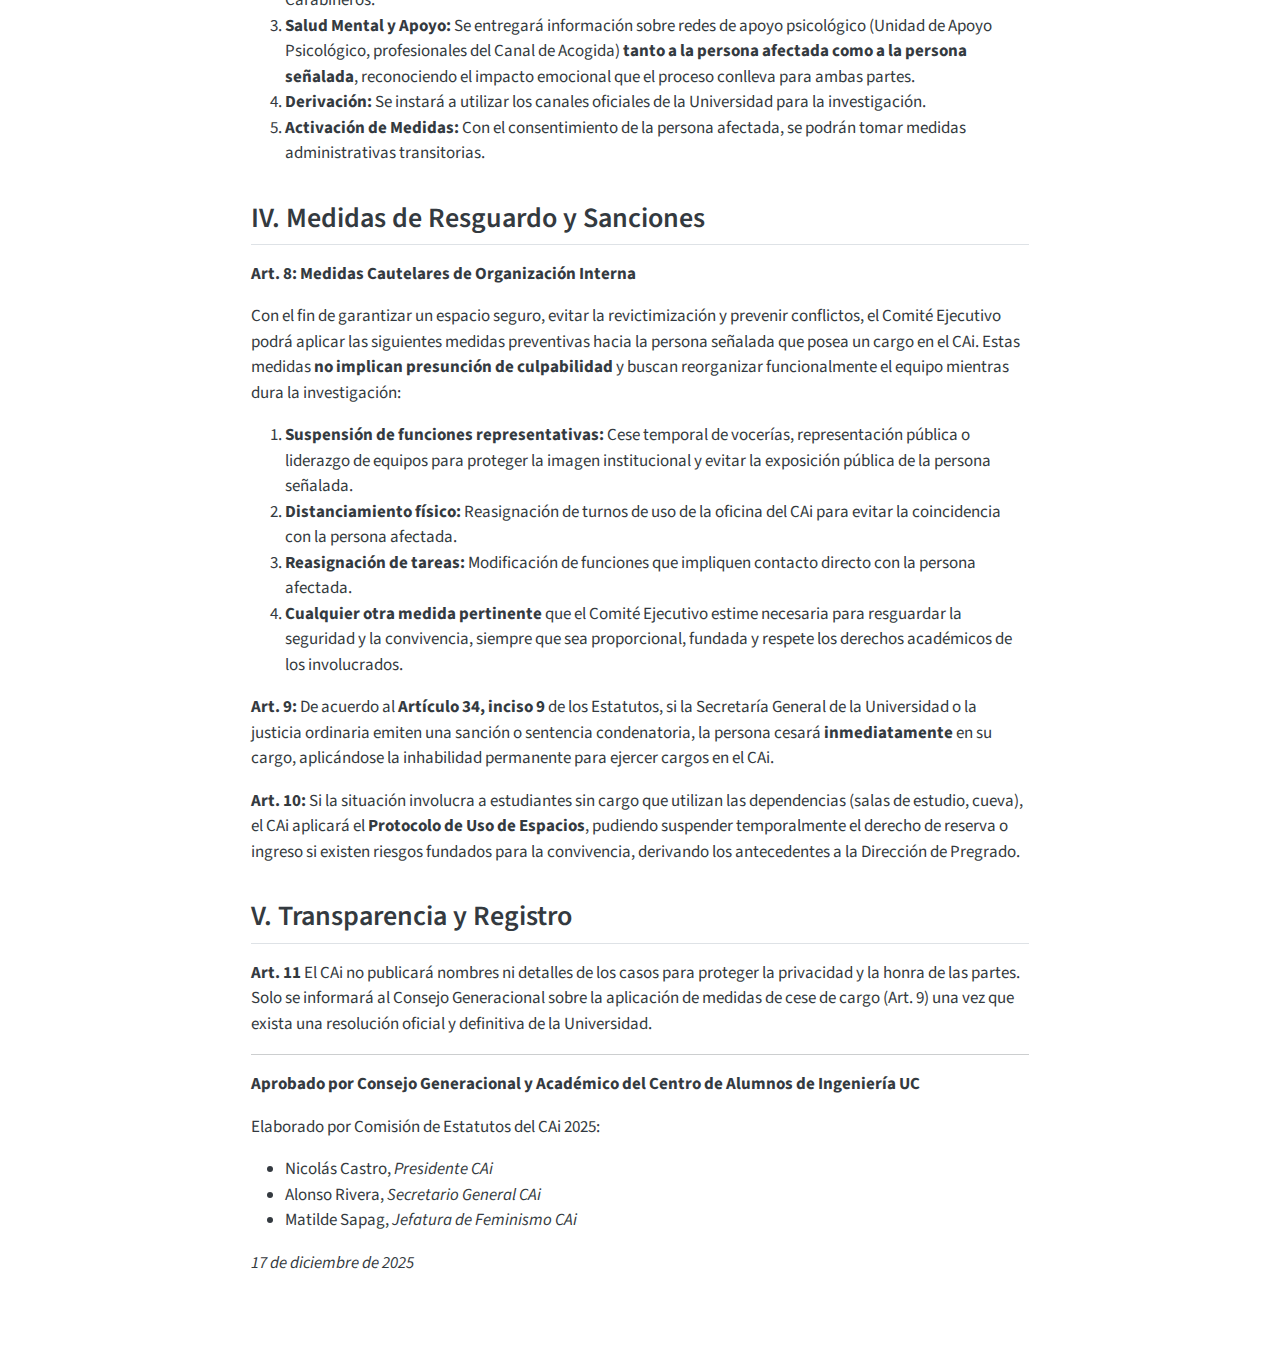
<file: anexos/protocolo-acoso.html>
<!DOCTYPE html>
<html xmlns="http://www.w3.org/1999/xhtml" lang="es" xml:lang="es"><head>

<meta charset="utf-8">
<meta name="generator" content="quarto-1.9.37">

<meta name="viewport" content="width=device-width, initial-scale=1.0, user-scalable=yes">

<meta name="author" content="Centro de Alumnos de Ingeniería (CAi)">

<title>Protocolo de Acción ante Acoso, Violencia y Discriminación – Cuerpo de Estatutos del Centro de Alumnos de Ingeniería</title>
<style>
/* Default styles provided by pandoc.
** See https://pandoc.org/MANUAL.html#variables-for-html for config info.
*/
code{white-space: pre-wrap;}
span.smallcaps{font-variant: small-caps;}
div.columns{display: flex; gap: min(4vw, 1.5em);}
div.column{flex: auto; overflow-x: auto;}
div.hanging-indent{margin-left: 1.5em; text-indent: -1.5em;}
ul.task-list{list-style: none;}
ul.task-list li input[type="checkbox"] {
  width: 0.8em;
  margin: 0 0.8em 0.2em -1em; /* quarto-specific, see https://github.com/quarto-dev/quarto-cli/issues/4556 */ 
  vertical-align: middle;
}
</style>


<script src="../site_libs/quarto-nav/quarto-nav.js"></script>
<script src="../site_libs/quarto-nav/headroom.min.js"></script>
<script src="../site_libs/clipboard/clipboard.min.js"></script>
<script src="../site_libs/quarto-search/autocomplete.umd.js"></script>
<script src="../site_libs/quarto-search/fuse.min.js"></script>
<script src="../site_libs/quarto-search/quarto-search.js"></script>
<meta name="quarto:offset" content="../">
<script src="../site_libs/quarto-html/quarto.js" type="module"></script>
<script src="../site_libs/quarto-html/tabsets/tabsets.js" type="module"></script>
<script src="../site_libs/quarto-html/popper.min.js"></script>
<script src="../site_libs/quarto-html/tippy.umd.min.js"></script>
<script src="../site_libs/quarto-html/anchor.min.js"></script>
<link href="../site_libs/quarto-html/tippy.css" rel="stylesheet">
<link href="../site_libs/quarto-html/quarto-syntax-highlighting-7f8f88aac4f3542376d5c11b86a4c14d.css" rel="stylesheet" class="quarto-color-scheme" id="quarto-text-highlighting-styles">
<link href="../site_libs/quarto-html/quarto-syntax-highlighting-dark-d0ae9245876894da5ac7e18953ecc5cc.css" rel="stylesheet" class="quarto-color-scheme quarto-color-alternate" id="quarto-text-highlighting-styles">
<link href="../site_libs/quarto-html/quarto-syntax-highlighting-7f8f88aac4f3542376d5c11b86a4c14d.css" rel="stylesheet" class="quarto-color-scheme-extra" id="quarto-text-highlighting-styles">
<script src="../site_libs/bootstrap/bootstrap.min.js"></script>
<link href="../site_libs/bootstrap/bootstrap-icons.css" rel="stylesheet">
<link href="../site_libs/bootstrap/bootstrap-62becda04e0f8c724dc82c5448b4822e.min.css" rel="stylesheet" append-hash="true" class="quarto-color-scheme" id="quarto-bootstrap" data-mode="light">
<link href="../site_libs/bootstrap/bootstrap-dark-2b1251f63bbdc798573383c1c31d21b9.min.css" rel="stylesheet" append-hash="true" class="quarto-color-scheme quarto-color-alternate" id="quarto-bootstrap" data-mode="dark">
<link href="../site_libs/bootstrap/bootstrap-62becda04e0f8c724dc82c5448b4822e.min.css" rel="stylesheet" append-hash="true" class="quarto-color-scheme-extra" id="quarto-bootstrap" data-mode="light">
<script id="quarto-search-options" type="application/json">{
  "location": "sidebar",
  "copy-button": false,
  "collapse-after": 3,
  "panel-placement": "start",
  "type": "textbox",
  "limit": 50,
  "keyboard-shortcut": [
    "f",
    "/",
    "s"
  ],
  "show-item-context": false,
  "language": {
    "search-no-results-text": "No se han encontrado resultados",
    "search-matching-documents-text": "documentos encontrados",
    "search-copy-link-title": "Copiar el enlace en la búsqueda",
    "search-hide-matches-text": "Ocultar resultados adicionales",
    "search-more-match-text": "resultado adicional en este documento",
    "search-more-matches-text": "resultados adicionales en este documento",
    "search-clear-button-title": "Borrar",
    "search-text-placeholder": "",
    "search-detached-cancel-button-title": "Cancelar",
    "search-submit-button-title": "Enviar",
    "search-label": "Buscar"
  }
}</script>


<link rel="stylesheet" href="../styles.css">
</head>

<body class="nav-sidebar docked quarto-light"><script id="quarto-html-before-body" type="application/javascript">
    const toggleBodyColorMode = (bsSheetEl) => {
      const mode = bsSheetEl.getAttribute("data-mode");
      const bodyEl = window.document.querySelector("body");
      if (mode === "dark") {
        bodyEl.classList.add("quarto-dark");
        bodyEl.classList.remove("quarto-light");
      } else {
        bodyEl.classList.add("quarto-light");
        bodyEl.classList.remove("quarto-dark");
      }
    }
    const toggleBodyColorPrimary = () => {
      const bsSheetEl = window.document.querySelector("link#quarto-bootstrap:not([rel=disabled-stylesheet])");
      if (bsSheetEl) {
        toggleBodyColorMode(bsSheetEl);
      }
    }
    const setColorSchemeToggle = (alternate) => {
      const toggles = window.document.querySelectorAll('.quarto-color-scheme-toggle');
      for (let i=0; i < toggles.length; i++) {
        const toggle = toggles[i];
        if (toggle) {
          if (alternate) {
            toggle.classList.add("alternate");
          } else {
            toggle.classList.remove("alternate");
          }
        }
      }
    };
    const toggleColorMode = (alternate) => {
      // Switch the stylesheets
      const primaryStylesheets = window.document.querySelectorAll('link.quarto-color-scheme:not(.quarto-color-alternate)');
      const alternateStylesheets = window.document.querySelectorAll('link.quarto-color-scheme.quarto-color-alternate');
      manageTransitions('#quarto-margin-sidebar .nav-link', false);
      if (alternate) {
        // note: dark is layered on light, we don't disable primary!
        enableStylesheet(alternateStylesheets);
        for (const sheetNode of alternateStylesheets) {
          if (sheetNode.id === "quarto-bootstrap") {
            toggleBodyColorMode(sheetNode);
          }
        }
      } else {
        disableStylesheet(alternateStylesheets);
        enableStylesheet(primaryStylesheets)
        toggleBodyColorPrimary();
      }
      manageTransitions('#quarto-margin-sidebar .nav-link', true);
      // Switch the toggles
      setColorSchemeToggle(alternate)
      // Hack to workaround the fact that safari doesn't
      // properly recolor the scrollbar when toggling (#1455)
      if (navigator.userAgent.indexOf('Safari') > 0 && navigator.userAgent.indexOf('Chrome') == -1) {
        manageTransitions("body", false);
        window.scrollTo(0, 1);
        setTimeout(() => {
          window.scrollTo(0, 0);
          manageTransitions("body", true);
        }, 40);
      }
    }
    const disableStylesheet = (stylesheets) => {
      for (let i=0; i < stylesheets.length; i++) {
        const stylesheet = stylesheets[i];
        stylesheet.rel = 'disabled-stylesheet';
      }
    }
    const enableStylesheet = (stylesheets) => {
      for (let i=0; i < stylesheets.length; i++) {
        const stylesheet = stylesheets[i];
        if(stylesheet.rel !== 'stylesheet') { // for Chrome, which will still FOUC without this check
          stylesheet.rel = 'stylesheet';
        }
      }
    }
    const manageTransitions = (selector, allowTransitions) => {
      const els = window.document.querySelectorAll(selector);
      for (let i=0; i < els.length; i++) {
        const el = els[i];
        if (allowTransitions) {
          el.classList.remove('notransition');
        } else {
          el.classList.add('notransition');
        }
      }
    }
    const isFileUrl = () => {
      return window.location.protocol === 'file:';
    }
    const hasAlternateSentinel = () => {
      let styleSentinel = getColorSchemeSentinel();
      if (styleSentinel !== null) {
        return styleSentinel === "alternate";
      } else {
        return false;
      }
    }
    const setStyleSentinel = (alternate) => {
      const value = alternate ? "alternate" : "default";
      if (!isFileUrl()) {
        window.localStorage.setItem("quarto-color-scheme", value);
      } else {
        localAlternateSentinel = value;
      }
    }
    const getColorSchemeSentinel = () => {
      if (!isFileUrl()) {
        const storageValue = window.localStorage.getItem("quarto-color-scheme");
        return storageValue != null ? storageValue : localAlternateSentinel;
      } else {
        return localAlternateSentinel;
      }
    }
    const toggleGiscusIfUsed = (isAlternate, darkModeDefault) => {
      const baseTheme = document.querySelector('#giscus-base-theme')?.value ?? 'light';
      const alternateTheme = document.querySelector('#giscus-alt-theme')?.value ?? 'dark';
      let newTheme = '';
      if(authorPrefersDark) {
        newTheme = isAlternate ? baseTheme : alternateTheme;
      } else {
        newTheme = isAlternate ? alternateTheme : baseTheme;
      }
      const changeGiscusTheme = () => {
        // From: https://github.com/giscus/giscus/issues/336
        const sendMessage = (message) => {
          const iframe = document.querySelector('iframe.giscus-frame');
          if (!iframe) return;
          iframe.contentWindow.postMessage({ giscus: message }, 'https://giscus.app');
        }
        sendMessage({
          setConfig: {
            theme: newTheme
          }
        });
      }
      const isGiscussLoaded = window.document.querySelector('iframe.giscus-frame') !== null;
      if (isGiscussLoaded) {
        changeGiscusTheme();
      }
    };
    const authorPrefersDark = false;
    const darkModeDefault = authorPrefersDark;
      document.querySelector('link#quarto-text-highlighting-styles.quarto-color-scheme-extra').rel = 'disabled-stylesheet';
      document.querySelector('link#quarto-bootstrap.quarto-color-scheme-extra').rel = 'disabled-stylesheet';
    let localAlternateSentinel = darkModeDefault ? 'alternate' : 'default';
    // Dark / light mode switch
    window.quartoToggleColorScheme = () => {
      // Read the current dark / light value
      let toAlternate = !hasAlternateSentinel();
      toggleColorMode(toAlternate);
      setStyleSentinel(toAlternate);
      toggleGiscusIfUsed(toAlternate, darkModeDefault);
      window.dispatchEvent(new Event('resize'));
    };
    // Switch to dark mode if need be
    if (hasAlternateSentinel()) {
      toggleColorMode(true);
    } else {
      toggleColorMode(false);
    }
  </script>

<div id="quarto-search-results"></div>
  <header id="quarto-header" class="headroom fixed-top">
  <nav class="quarto-secondary-nav">
    <div class="container-fluid d-flex">
      <button type="button" class="quarto-btn-toggle btn" data-bs-toggle="collapse" role="button" data-bs-target=".quarto-sidebar-collapse-item" aria-controls="quarto-sidebar" aria-expanded="false" aria-label="Alternar barra lateral" onclick="if (window.quartoToggleHeadroom) { window.quartoToggleHeadroom(); }">
        <i class="bi bi-layout-text-sidebar-reverse"></i>
      </button>
        <nav class="quarto-page-breadcrumbs" aria-label="breadcrumb"><ol class="breadcrumb"><li class="breadcrumb-item"><a href="../anexos/oficios-interpretativos.html">Anexos</a></li><li class="breadcrumb-item"><a href="../anexos/protocolo-acoso.html">Protocolo de Acción ante Acoso, Violencia y Discriminación</a></li></ol></nav>
        <a class="flex-grow-1" role="navigation" data-bs-toggle="collapse" data-bs-target=".quarto-sidebar-collapse-item" aria-controls="quarto-sidebar" aria-expanded="false" aria-label="Alternar barra lateral" onclick="if (window.quartoToggleHeadroom) { window.quartoToggleHeadroom(); }">      
        </a>
      <button type="button" class="btn quarto-search-button" aria-label="Buscar" onclick="window.quartoOpenSearch();">
        <i class="bi bi-search"></i>
      </button>
    </div>
  </nav>
</header>
<!-- content -->
<div id="quarto-content" class="quarto-container page-columns page-rows-contents page-layout-article">
<!-- sidebar -->
  <nav id="quarto-sidebar" class="sidebar collapse collapse-horizontal quarto-sidebar-collapse-item sidebar-navigation docked overflow-auto">
    <div class="pt-lg-2 mt-2 text-left sidebar-header">
    <div class="sidebar-title mb-0 py-0">
      <a href="../">Cuerpo de Estatutos del Centro de Alumnos de Ingeniería</a> 
        <div class="sidebar-tools-main">
  <a href="" class="quarto-color-scheme-toggle quarto-navigation-tool  px-1" onclick="window.quartoToggleColorScheme(); return false;" title="Alternar modo oscuro"><i class="bi"></i></a>
</div>
    </div>
      </div>
        <div class="mt-2 flex-shrink-0 align-items-center">
        <div class="sidebar-search">
        <div id="quarto-search" class="" title="Buscar"></div>
        </div>
        </div>
    <div class="sidebar-menu-container"> 
    <ul class="list-unstyled mt-1">
        <li class="sidebar-item sidebar-item-section">
      <div class="sidebar-item-container"> 
            <a class="sidebar-item-text sidebar-link text-start" data-bs-toggle="collapse" data-bs-target="#quarto-sidebar-section-1" role="navigation" aria-expanded="true">
 <span class="menu-text">Estatutos</span></a>
          <a class="sidebar-item-toggle text-start" data-bs-toggle="collapse" data-bs-target="#quarto-sidebar-section-1" role="navigation" aria-expanded="true" aria-label="Alternar sección">
            <i class="bi bi-chevron-right ms-2"></i>
          </a> 
      </div>
      <ul id="quarto-sidebar-section-1" class="collapse list-unstyled sidebar-section depth1 show">  
          <li class="sidebar-item">
  <div class="sidebar-item-container"> 
  <a href="../index.html" class="sidebar-item-text sidebar-link">
 <span class="menu-text">Estatuto principal</span></a>
  </div>
</li>
      </ul>
  </li>
        <li class="sidebar-item sidebar-item-section">
      <div class="sidebar-item-container"> 
            <a class="sidebar-item-text sidebar-link text-start" data-bs-toggle="collapse" data-bs-target="#quarto-sidebar-section-2" role="navigation" aria-expanded="true">
 <span class="menu-text">Anexos</span></a>
          <a class="sidebar-item-toggle text-start" data-bs-toggle="collapse" data-bs-target="#quarto-sidebar-section-2" role="navigation" aria-expanded="true" aria-label="Alternar sección">
            <i class="bi bi-chevron-right ms-2"></i>
          </a> 
      </div>
      <ul id="quarto-sidebar-section-2" class="collapse list-unstyled sidebar-section depth1 show">  
          <li class="sidebar-item">
  <div class="sidebar-item-container"> 
  <a href="../anexos/oficios-interpretativos.html" class="sidebar-item-text sidebar-link">
 <span class="menu-text">Oficios Interpretativos</span></a>
  </div>
</li>
          <li class="sidebar-item">
  <div class="sidebar-item-container"> 
  <a href="../anexos/tricel.qmd.html" class="sidebar-item-text sidebar-link">
 <span class="menu-text">TRICEL</span></a>
  </div>
</li>
          <li class="sidebar-item">
  <div class="sidebar-item-container"> 
  <a href="../anexos/iniciativas.html" class="sidebar-item-text sidebar-link">
 <span class="menu-text">Iniciativas Estudiantiles</span></a>
  </div>
</li>
          <li class="sidebar-item">
  <div class="sidebar-item-container"> 
  <a href="../anexos/protocoloambiental.html" class="sidebar-item-text sidebar-link">
 <span class="menu-text">Protocolo Ambiental</span></a>
  </div>
</li>
          <li class="sidebar-item">
  <div class="sidebar-item-container"> 
  <a href="../anexos/protocolo-acoso.html" class="sidebar-item-text sidebar-link active">
 <span class="menu-text">Protocolo de Acción ante Acoso, Violencia y Discriminación</span></a>
  </div>
</li>
          <li class="sidebar-item">
  <div class="sidebar-item-container"> 
  <a href="../anexos/protocolo-transparencia.html" class="sidebar-item-text sidebar-link">
 <span class="menu-text">Protocolo de Transparencia</span></a>
  </div>
</li>
          <li class="sidebar-item">
  <div class="sidebar-item-container"> 
  <a href="../anexos/protocolo-espacios.html" class="sidebar-item-text sidebar-link">
 <span class="menu-text">Protocolo de Uso de Espacios</span></a>
  </div>
</li>
      </ul>
  </li>
    </ul>
    </div>
</nav>
<div id="quarto-sidebar-glass" class="quarto-sidebar-collapse-item" data-bs-toggle="collapse" data-bs-target=".quarto-sidebar-collapse-item"></div>
<!-- margin-sidebar -->
    <div id="quarto-margin-sidebar" class="sidebar margin-sidebar">
        <nav id="TOC" role="doc-toc" class="toc-active">
    <h2 id="toc-title">Contenidos</h2>
   
  <ul class="collapse">
  <li><a href="#protocolo-de-acción-ante-acoso-violencia-y-discriminación" id="toc-protocolo-de-acción-ante-acoso-violencia-y-discriminación" class="nav-link active" data-scroll-target="#protocolo-de-acción-ante-acoso-violencia-y-discriminación">Protocolo de Acción ante Acoso, Violencia y Discriminación</a>
  <ul class="collapse">
  <li><a href="#i.-marco-conceptual-y-principios" id="toc-i.-marco-conceptual-y-principios" class="nav-link" data-scroll-target="#i.-marco-conceptual-y-principios">I. Marco Conceptual y Principios</a></li>
  <li><a href="#ii.-instancia-de-primera-acogida" id="toc-ii.-instancia-de-primera-acogida" class="nav-link" data-scroll-target="#ii.-instancia-de-primera-acogida">II. Instancia de Primera Acogida</a></li>
  <li><a href="#iii.-procedimiento" id="toc-iii.-procedimiento" class="nav-link" data-scroll-target="#iii.-procedimiento">III. Procedimiento</a></li>
  <li><a href="#iv.-medidas-de-resguardo-y-sanciones" id="toc-iv.-medidas-de-resguardo-y-sanciones" class="nav-link" data-scroll-target="#iv.-medidas-de-resguardo-y-sanciones">IV. Medidas de Resguardo y Sanciones</a></li>
  <li><a href="#v.-transparencia-y-registro" id="toc-v.-transparencia-y-registro" class="nav-link" data-scroll-target="#v.-transparencia-y-registro">V. Transparencia y Registro</a></li>
  </ul></li>
  </ul>
<div class="quarto-alternate-formats"><h2>Otros formatos</h2><ul><li><a href="protocolo-acoso.pdf"><i class="bi bi-file-pdf"></i>PDF</a></li></ul></div><div class="quarto-other-links"><h2>Otros Enlaces</h2><ul><li><a href="protocolo-acoso.pdf"><i class="bi bi-file-pdf"></i>PDF</a></li></ul></div></nav>
    </div>
<!-- main -->
<main class="content" id="quarto-document-content">


<header id="title-block-header" class="quarto-title-block default"><nav class="quarto-page-breadcrumbs quarto-title-breadcrumbs d-none d-lg-block" aria-label="breadcrumb"><ol class="breadcrumb"><li class="breadcrumb-item"><a href="../anexos/oficios-interpretativos.html">Anexos</a></li><li class="breadcrumb-item"><a href="../anexos/protocolo-acoso.html">Protocolo de Acción ante Acoso, Violencia y Discriminación</a></li></ol></nav>
<div class="quarto-title">
<h1 class="title">Protocolo de Acción ante Acoso, Violencia y Discriminación</h1>
<p class="subtitle lead">Anexo de Protocolo de Acción ante Acoso, Violencia y Discriminación del Centro de Alumnos de Ingeniería</p>
</div>



<div class="quarto-title-meta">

    
  
    <div>
    <div class="quarto-title-meta-heading">Fecha de última modificación</div>
    <div class="quarto-title-meta-contents">
      <p class="date-modified">19 de marzo de 2026</p>
    </div>
  </div>
    
  </div>
  


</header>


<section id="protocolo-de-acción-ante-acoso-violencia-y-discriminación" class="level1">
<h1>Protocolo de Acción ante Acoso, Violencia y Discriminación</h1>
<p><strong>Art. 1</strong> El presente protocolo establece los mecanismos de prevención, acogida y acción del Centro de Alumnos de Ingeniería (CAi) frente a situaciones de acoso sexual, violencia (física, psicológica o de género) y discriminación arbitraria que involucren a sus miembros o ocurran en sus espacios.</p>
<p><strong>Art. 2</strong> Este protocolo se subordina estrictamente a la normativa de la Pontificia Universidad Católica de Chile. El CAi reconoce que los únicos organismos competentes para investigar y sancionar disciplinariamente estos hechos son la <strong>Secretaría General UC</strong> y la justicia ordinaria. El rol del CAi es de orientación, acompañamiento y resguardo de la comunidad.</p>
<section id="i.-marco-conceptual-y-principios" class="level2">
<h2 class="anchored" data-anchor-id="i.-marco-conceptual-y-principios">I. Marco Conceptual y Principios</h2>
<p><strong>Art. 3</strong> Para efectos de este protocolo, se adoptan íntegramente las definiciones de «Acoso Sexual», «Violencia», «Discriminación Arbitraria» y «Consentimiento» establecidas en el <strong>Reglamento sobre Violencia Sexual y de Género</strong> de la UC y la Ley N° 21.369.</p>
<p><strong>Art. 4: Principios Rectores</strong></p>
<ol type="1">
<li><strong>No Revictimización:</strong> Evitar la exposición innecesaria y el cuestionamiento del relato de la persona afectada.</li>
<li><strong>Debido Proceso y Presunción de Inocencia:</strong> Las medidas adoptadas por este protocolo son de carácter administrativo y preventivo, no sancionatorio. Se garantizará un trato digno e imparcial hacia la persona señalada mientras no exista una resolución oficial que determine su responsabilidad.</li>
<li><strong>Protección Universal:</strong> Se velará por la integridad física y psicológica de todas las partes involucradas.</li>
</ol>
</section>
<section id="ii.-instancia-de-primera-acogida" class="level2">
<h2 class="anchored" data-anchor-id="ii.-instancia-de-primera-acogida">II. Instancia de Primera Acogida</h2>
<p><strong>Art. 5</strong> Se establece el rol de <strong>Encargados de Primera Acogida</strong>, que recaerá, por defecto, en la <strong>Presidencia</strong> y la <strong>Consejería Académica</strong>. En caso de conflicto de interés o si la persona lo prefiere, podrá acudir a cualquier otro miembro del Comité Ejecutivo o a las Consejerías Académicas.</p>
<p><strong>Art. 6</strong> La función de estos encargados no es reemplazar a los organismos profesionales, sino servir de puente. Sus deberes son:</p>
<ol type="1">
<li>Recibir y escuchar a la persona afectada en un espacio seguro.</li>
<li>Informar y facilitar el contacto con el <strong>Canal de Acogida de la Escuela de Ingeniería</strong>, instancia formal de la Facultad para brindar contención y orientación académica.</li>
<li>Ofrecer acompañamiento para realizar la denuncia ante Secretaría General o la Unidad de Violencia Sexual UC.</li>
<li>Activar las medidas de resguardo internas del CAi.</li>
</ol>
</section>
<section id="iii.-procedimiento" class="level2">
<h2 class="anchored" data-anchor-id="iii.-procedimiento">III. Procedimiento</h2>
<p><strong>Art. 7</strong> Al recibir una notificación, se procederá de la siguiente forma:</p>
<ol type="1">
<li><strong>Recepción:</strong> Se escuchará el relato bajo estricta confidencialidad.</li>
<li><strong>Evaluación de Riesgo:</strong> Si hay riesgo vital o delito flagrante, se contactará a seguridad de campus o Carabineros.</li>
<li><strong>Salud Mental y Apoyo:</strong> Se entregará información sobre redes de apoyo psicológico (Unidad de Apoyo Psicológico, profesionales del Canal de Acogida) <strong>tanto a la persona afectada como a la persona señalada</strong>, reconociendo el impacto emocional que el proceso conlleva para ambas partes.</li>
<li><strong>Derivación:</strong> Se instará a utilizar los canales oficiales de la Universidad para la investigación.</li>
<li><strong>Activación de Medidas:</strong> Con el consentimiento de la persona afectada, se podrán tomar medidas administrativas transitorias.</li>
</ol>
</section>
<section id="iv.-medidas-de-resguardo-y-sanciones" class="level2">
<h2 class="anchored" data-anchor-id="iv.-medidas-de-resguardo-y-sanciones">IV. Medidas de Resguardo y Sanciones</h2>
<p><strong>Art. 8: Medidas Cautelares de Organización Interna</strong></p>
<p>Con el fin de garantizar un espacio seguro, evitar la revictimización y prevenir conflictos, el Comité Ejecutivo podrá aplicar las siguientes medidas preventivas hacia la persona señalada que posea un cargo en el CAi. Estas medidas <strong>no implican presunción de culpabilidad</strong> y buscan reorganizar funcionalmente el equipo mientras dura la investigación:</p>
<ol type="1">
<li><strong>Suspensión de funciones representativas:</strong> Cese temporal de vocerías, representación pública o liderazgo de equipos para proteger la imagen institucional y evitar la exposición pública de la persona señalada.</li>
<li><strong>Distanciamiento físico:</strong> Reasignación de turnos de uso de la oficina del CAi para evitar la coincidencia con la persona afectada.</li>
<li><strong>Reasignación de tareas:</strong> Modificación de funciones que impliquen contacto directo con la persona afectada.</li>
<li><strong>Cualquier otra medida pertinente</strong> que el Comité Ejecutivo estime necesaria para resguardar la seguridad y la convivencia, siempre que sea proporcional, fundada y respete los derechos académicos de los involucrados.</li>
</ol>
<p><strong>Art. 9:</strong> De acuerdo al <strong>Artículo 34, inciso 9</strong> de los Estatutos, si la Secretaría General de la Universidad o la justicia ordinaria emiten una sanción o sentencia condenatoria, la persona cesará <strong>inmediatamente</strong> en su cargo, aplicándose la inhabilidad permanente para ejercer cargos en el CAi.</p>
<p><strong>Art. 10:</strong> Si la situación involucra a estudiantes sin cargo que utilizan las dependencias (salas de estudio, cueva), el CAi aplicará el <strong>Protocolo de Uso de Espacios</strong>, pudiendo suspender temporalmente el derecho de reserva o ingreso si existen riesgos fundados para la convivencia, derivando los antecedentes a la Dirección de Pregrado.</p>
</section>
<section id="v.-transparencia-y-registro" class="level2">
<h2 class="anchored" data-anchor-id="v.-transparencia-y-registro">V. Transparencia y Registro</h2>
<p><strong>Art. 11</strong> El CAi no publicará nombres ni detalles de los casos para proteger la privacidad y la honra de las partes. Solo se informará al Consejo Generacional sobre la aplicación de medidas de cese de cargo (Art. 9) una vez que exista una resolución oficial y definitiva de la Universidad.</p>
<hr>
<p><strong>Aprobado por Consejo Generacional y Académico del Centro de Alumnos de Ingeniería UC</strong></p>
<p>Elaborado por Comisión de Estatutos del CAi 2025:</p>
<ul>
<li>Nicolás Castro, <em>Presidente CAi</em></li>
<li>Alonso Rivera, <em>Secretario General CAi</em></li>
<li>Matilde Sapag, <em>Jefatura de Feminismo CAi</em></li>
</ul>
<p><em>17 de diciembre de 2025</em></p>


</section>
</section>

</main> <!-- /main -->
<script id="quarto-html-after-body" type="application/javascript">
  window.document.addEventListener("DOMContentLoaded", function (event) {
    // Ensure there is a toggle, if there isn't float one in the top right
    if (window.document.querySelector('.quarto-color-scheme-toggle') === null) {
      const a = window.document.createElement('a');
      a.classList.add('top-right');
      a.classList.add('quarto-color-scheme-toggle');
      a.href = "";
      a.onclick = function() { try { window.quartoToggleColorScheme(); } catch {} return false; };
      const i = window.document.createElement("i");
      i.classList.add('bi');
      a.appendChild(i);
      window.document.body.appendChild(a);
    }
    setColorSchemeToggle(hasAlternateSentinel())
    const icon = "";
    const anchorJS = new window.AnchorJS();
    anchorJS.options = {
      placement: 'right',
      icon: icon
    };
    anchorJS.add('.anchored');
    const isCodeAnnotation = (el) => {
      for (const clz of el.classList) {
        if (clz.startsWith('code-annotation-')) {                     
          return true;
        }
      }
      return false;
    }
    const onCopySuccess = function(e) {
      // button target
      const button = e.trigger;
      // don't keep focus
      button.blur();
      // flash "checked"
      button.classList.add('code-copy-button-checked');
      var currentTitle = button.getAttribute("title");
      button.setAttribute("title", "Copiado");
      let tooltip;
      if (window.bootstrap) {
        button.setAttribute("data-bs-toggle", "tooltip");
        button.setAttribute("data-bs-placement", "left");
        button.setAttribute("data-bs-title", "Copiado");
        tooltip = new bootstrap.Tooltip(button, 
          { trigger: "manual", 
            customClass: "code-copy-button-tooltip",
            offset: [0, -8]});
        tooltip.show();    
      }
      setTimeout(function() {
        if (tooltip) {
          tooltip.hide();
          button.removeAttribute("data-bs-title");
          button.removeAttribute("data-bs-toggle");
          button.removeAttribute("data-bs-placement");
        }
        button.setAttribute("title", currentTitle);
        button.classList.remove('code-copy-button-checked');
      }, 1000);
      // clear code selection
      e.clearSelection();
    }
    const getTextToCopy = function(trigger) {
      const outerScaffold = trigger.parentElement.cloneNode(true);
      const codeEl = outerScaffold.querySelector('code');
      for (const childEl of codeEl.children) {
        if (isCodeAnnotation(childEl)) {
          childEl.remove();
        }
      }
      return codeEl.innerText;
    }
    const clipboard = new window.ClipboardJS('.code-copy-button:not([data-in-quarto-modal])', {
      text: getTextToCopy
    });
    clipboard.on('success', onCopySuccess);
    if (window.document.getElementById('quarto-embedded-source-code-modal')) {
      const clipboardModal = new window.ClipboardJS('.code-copy-button[data-in-quarto-modal]', {
        text: getTextToCopy,
        container: window.document.getElementById('quarto-embedded-source-code-modal')
      });
      clipboardModal.on('success', onCopySuccess);
    }
      var localhostRegex = new RegExp(/^(?:http|https):\/\/localhost\:?[0-9]*\//);
      var mailtoRegex = new RegExp(/^mailto:/);
        var filterRegex = new RegExp("https:\/\/estatutos\.cai\.cl");
      var isInternal = (href) => {
          return filterRegex.test(href) || localhostRegex.test(href) || mailtoRegex.test(href);
      }
      // Inspect non-navigation links and adorn them if external
     var links = window.document.querySelectorAll('a[href]:not(.nav-link):not(.navbar-brand):not(.toc-action):not(.sidebar-link):not(.sidebar-item-toggle):not(.pagination-link):not(.no-external):not([aria-hidden]):not(.dropdown-item):not(.quarto-navigation-tool):not(.about-link)');
      for (var i=0; i<links.length; i++) {
        const link = links[i];
        if (!isInternal(link.href)) {
          // undo the damage that might have been done by quarto-nav.js in the case of
          // links that we want to consider external
          if (link.dataset.originalHref !== undefined) {
            link.href = link.dataset.originalHref;
          }
        }
      }
    function tippyHover(el, contentFn, onTriggerFn, onUntriggerFn) {
      const config = {
        allowHTML: true,
        maxWidth: 500,
        delay: 100,
        arrow: false,
        appendTo: function(el) {
            return el.parentElement;
        },
        interactive: true,
        interactiveBorder: 10,
        theme: 'quarto',
        placement: 'bottom-start',
      };
      if (contentFn) {
        config.content = contentFn;
      }
      if (onTriggerFn) {
        config.onTrigger = onTriggerFn;
      }
      if (onUntriggerFn) {
        config.onUntrigger = onUntriggerFn;
      }
      window.tippy(el, config); 
    }
    const noterefs = window.document.querySelectorAll('a[role="doc-noteref"]');
    for (var i=0; i<noterefs.length; i++) {
      const ref = noterefs[i];
      tippyHover(ref, function() {
        // use id or data attribute instead here
        let href = ref.getAttribute('data-footnote-href') || ref.getAttribute('href');
        try { href = new URL(href).hash; } catch {}
        const id = href.replace(/^#\/?/, "");
        const note = window.document.getElementById(id);
        if (note) {
          return note.innerHTML;
        } else {
          return "";
        }
      });
    }
    const xrefs = window.document.querySelectorAll('a.quarto-xref');
    const processXRef = (id, note) => {
      // Strip column container classes
      const stripColumnClz = (el) => {
        el.classList.remove("page-full", "page-columns");
        if (el.children) {
          for (const child of el.children) {
            stripColumnClz(child);
          }
        }
      }
      stripColumnClz(note)
      if (id === null || id.startsWith('sec-')) {
        // Special case sections, only their first couple elements
        const container = document.createElement("div");
        if (note.children && note.children.length > 2) {
          container.appendChild(note.children[0].cloneNode(true));
          for (let i = 1; i < note.children.length; i++) {
            const child = note.children[i];
            if (child.tagName === "P" && child.innerText === "") {
              continue;
            } else {
              container.appendChild(child.cloneNode(true));
              break;
            }
          }
          if (window.Quarto?.typesetMath) {
            window.Quarto.typesetMath(container);
          }
          return container.innerHTML
        } else {
          if (window.Quarto?.typesetMath) {
            window.Quarto.typesetMath(note);
          }
          return note.innerHTML;
        }
      } else {
        // Remove any anchor links if they are present
        const anchorLink = note.querySelector('a.anchorjs-link');
        if (anchorLink) {
          anchorLink.remove();
        }
        if (window.Quarto?.typesetMath) {
          window.Quarto.typesetMath(note);
        }
        if (note.classList.contains("callout")) {
          return note.outerHTML;
        } else {
          return note.innerHTML;
        }
      }
    }
    for (var i=0; i<xrefs.length; i++) {
      const xref = xrefs[i];
      tippyHover(xref, undefined, function(instance) {
        instance.disable();
        let url = xref.getAttribute('href');
        let hash = undefined; 
        if (url.startsWith('#')) {
          hash = url;
        } else {
          try { hash = new URL(url).hash; } catch {}
        }
        if (hash) {
          const id = hash.replace(/^#\/?/, "");
          const note = window.document.getElementById(id);
          if (note !== null) {
            try {
              const html = processXRef(id, note.cloneNode(true));
              instance.setContent(html);
            } finally {
              instance.enable();
              instance.show();
            }
          } else {
            // See if we can fetch this
            fetch(url.split('#')[0])
            .then(res => res.text())
            .then(html => {
              const parser = new DOMParser();
              const htmlDoc = parser.parseFromString(html, "text/html");
              const note = htmlDoc.getElementById(id);
              if (note !== null) {
                const html = processXRef(id, note);
                instance.setContent(html);
              } 
            }).finally(() => {
              instance.enable();
              instance.show();
            });
          }
        } else {
          // See if we can fetch a full url (with no hash to target)
          // This is a special case and we should probably do some content thinning / targeting
          fetch(url)
          .then(res => res.text())
          .then(html => {
            const parser = new DOMParser();
            const htmlDoc = parser.parseFromString(html, "text/html");
            const note = htmlDoc.querySelector('main.content');
            if (note !== null) {
              // This should only happen for chapter cross references
              // (since there is no id in the URL)
              // remove the first header
              if (note.children.length > 0 && note.children[0].tagName === "HEADER") {
                note.children[0].remove();
              }
              const html = processXRef(null, note);
              instance.setContent(html);
            } 
          }).finally(() => {
            instance.enable();
            instance.show();
          });
        }
      }, function(instance) {
      });
    }
        let selectedAnnoteEl;
        const selectorForAnnotation = ( cell, annotation) => {
          let cellAttr = 'data-code-cell="' + cell + '"';
          let lineAttr = 'data-code-annotation="' +  annotation + '"';
          const selector = 'span[' + cellAttr + '][' + lineAttr + ']';
          return selector;
        }
        const selectCodeLines = (annoteEl) => {
          const doc = window.document;
          const targetCell = annoteEl.getAttribute("data-target-cell");
          const targetAnnotation = annoteEl.getAttribute("data-target-annotation");
          const annoteSpan = window.document.querySelector(selectorForAnnotation(targetCell, targetAnnotation));
          const lines = annoteSpan.getAttribute("data-code-lines").split(",");
          const lineIds = lines.map((line) => {
            return targetCell + "-" + line;
          })
          let top = null;
          let height = null;
          let parent = null;
          if (lineIds.length > 0) {
              //compute the position of the single el (top and bottom and make a div)
              const el = window.document.getElementById(lineIds[0]);
              top = el.offsetTop;
              height = el.offsetHeight;
              parent = el.parentElement.parentElement;
            if (lineIds.length > 1) {
              const lastEl = window.document.getElementById(lineIds[lineIds.length - 1]);
              const bottom = lastEl.offsetTop + lastEl.offsetHeight;
              height = bottom - top;
            }
            if (top !== null && height !== null && parent !== null) {
              // cook up a div (if necessary) and position it 
              let div = window.document.getElementById("code-annotation-line-highlight");
              if (div === null) {
                div = window.document.createElement("div");
                div.setAttribute("id", "code-annotation-line-highlight");
                div.style.position = 'absolute';
                parent.appendChild(div);
              }
              div.style.top = top - 2 + "px";
              div.style.height = height + 4 + "px";
              div.style.left = 0;
              let gutterDiv = window.document.getElementById("code-annotation-line-highlight-gutter");
              if (gutterDiv === null) {
                gutterDiv = window.document.createElement("div");
                gutterDiv.setAttribute("id", "code-annotation-line-highlight-gutter");
                gutterDiv.style.position = 'absolute';
                const codeCell = window.document.getElementById(targetCell);
                const gutter = codeCell.querySelector('.code-annotation-gutter');
                gutter.appendChild(gutterDiv);
              }
              gutterDiv.style.top = top - 2 + "px";
              gutterDiv.style.height = height + 4 + "px";
            }
            selectedAnnoteEl = annoteEl;
          }
        };
        const unselectCodeLines = () => {
          const elementsIds = ["code-annotation-line-highlight", "code-annotation-line-highlight-gutter"];
          elementsIds.forEach((elId) => {
            const div = window.document.getElementById(elId);
            if (div) {
              div.remove();
            }
          });
          selectedAnnoteEl = undefined;
        };
          // Handle positioning of the toggle
      window.addEventListener(
        "resize",
        throttle(() => {
          elRect = undefined;
          if (selectedAnnoteEl) {
            selectCodeLines(selectedAnnoteEl);
          }
        }, 10)
      );
      function throttle(fn, ms) {
      let throttle = false;
      let timer;
        return (...args) => {
          if(!throttle) { // first call gets through
              fn.apply(this, args);
              throttle = true;
          } else { // all the others get throttled
              if(timer) clearTimeout(timer); // cancel #2
              timer = setTimeout(() => {
                fn.apply(this, args);
                timer = throttle = false;
              }, ms);
          }
        };
      }
        // Attach click handler to the DT
        const annoteDls = window.document.querySelectorAll('dt[data-target-cell]');
        for (const annoteDlNode of annoteDls) {
          annoteDlNode.addEventListener('click', (event) => {
            const clickedEl = event.target;
            if (clickedEl !== selectedAnnoteEl) {
              unselectCodeLines();
              const activeEl = window.document.querySelector('dt[data-target-cell].code-annotation-active');
              if (activeEl) {
                activeEl.classList.remove('code-annotation-active');
              }
              selectCodeLines(clickedEl);
              clickedEl.classList.add('code-annotation-active');
            } else {
              // Unselect the line
              unselectCodeLines();
              clickedEl.classList.remove('code-annotation-active');
            }
          });
        }
    const findCites = (el) => {
      const parentEl = el.parentElement;
      if (parentEl) {
        const cites = parentEl.dataset.cites;
        if (cites) {
          return {
            el,
            cites: cites.split(' ')
          };
        } else {
          return findCites(el.parentElement)
        }
      } else {
        return undefined;
      }
    };
    var bibliorefs = window.document.querySelectorAll('a[role="doc-biblioref"]');
    for (var i=0; i<bibliorefs.length; i++) {
      const ref = bibliorefs[i];
      const citeInfo = findCites(ref);
      if (citeInfo) {
        tippyHover(citeInfo.el, function() {
          var popup = window.document.createElement('div');
          citeInfo.cites.forEach(function(cite) {
            var citeDiv = window.document.createElement('div');
            citeDiv.classList.add('hanging-indent');
            citeDiv.classList.add('csl-entry');
            var biblioDiv = window.document.getElementById('ref-' + cite);
            if (biblioDiv) {
              citeDiv.innerHTML = biblioDiv.innerHTML;
            }
            popup.appendChild(citeDiv);
          });
          return popup.innerHTML;
        });
      }
    }
  });
  </script>
</div> <!-- /content -->




</body></html>
</file>
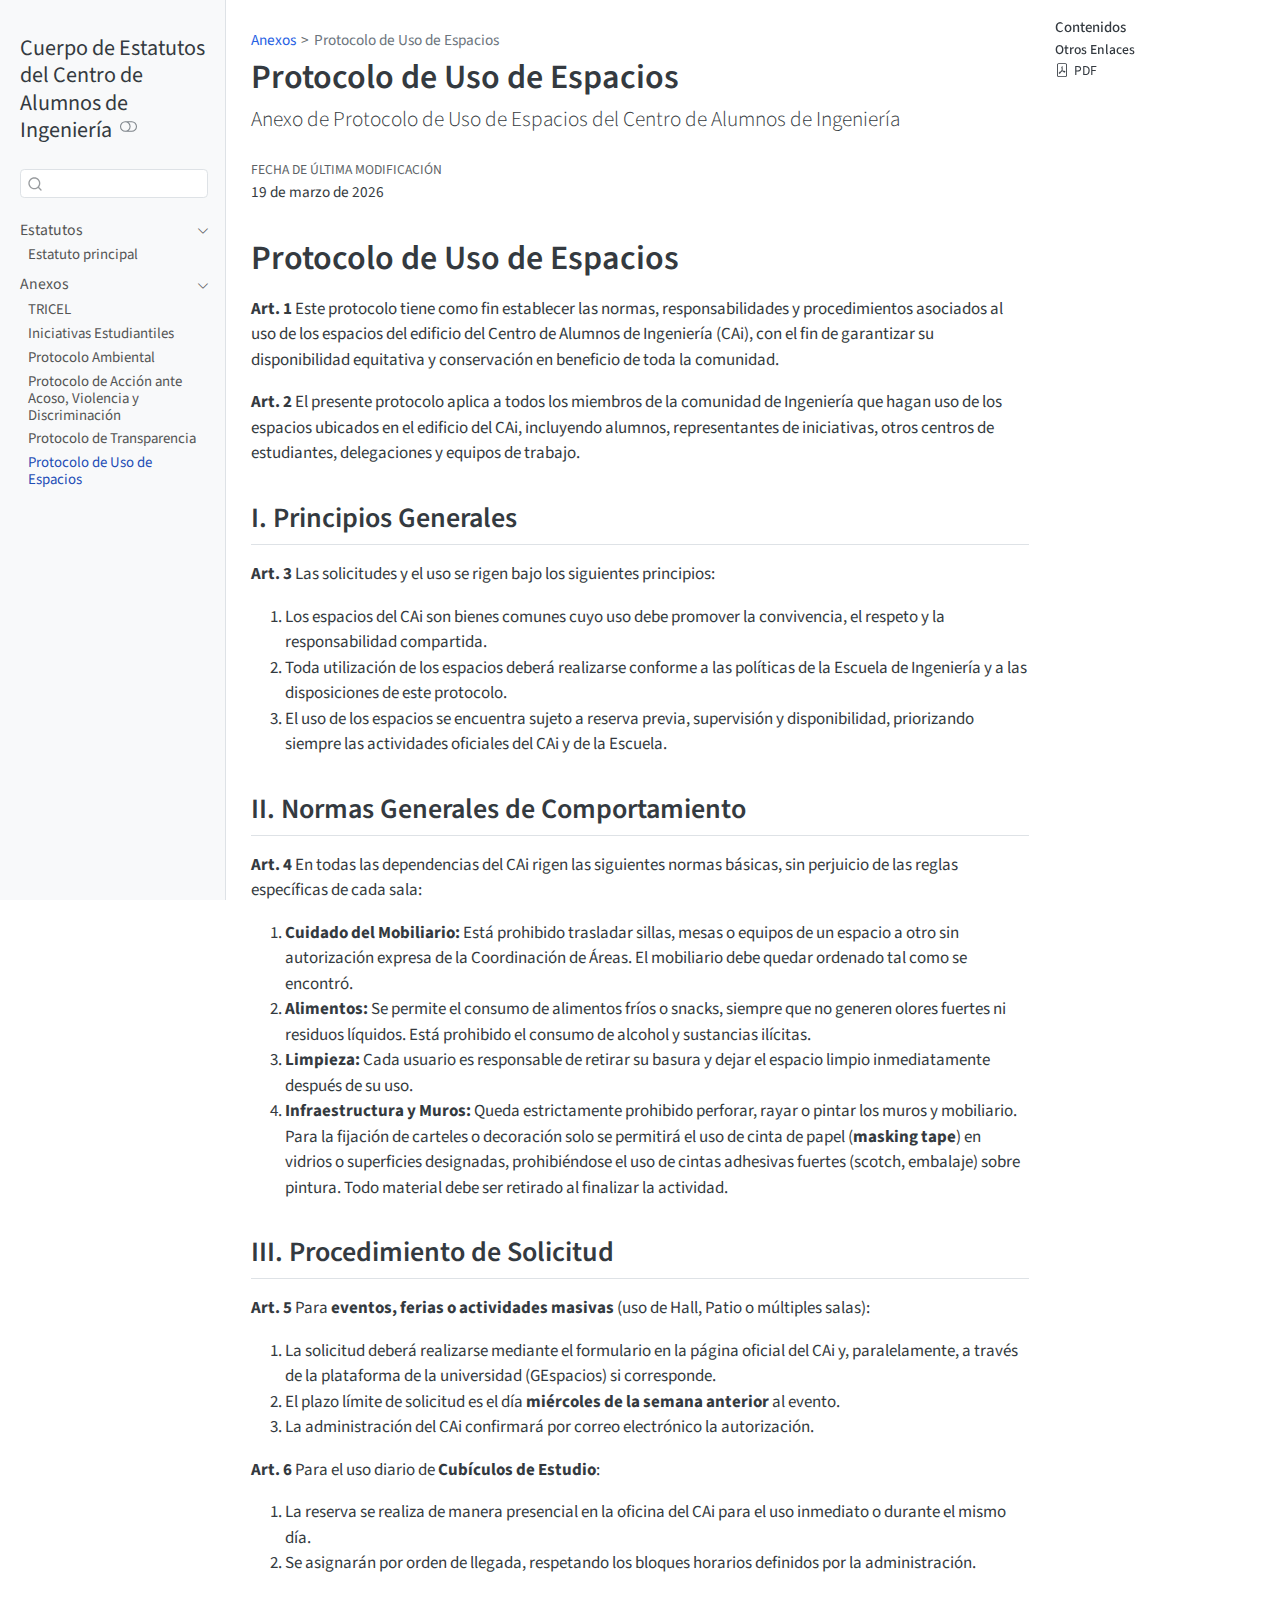
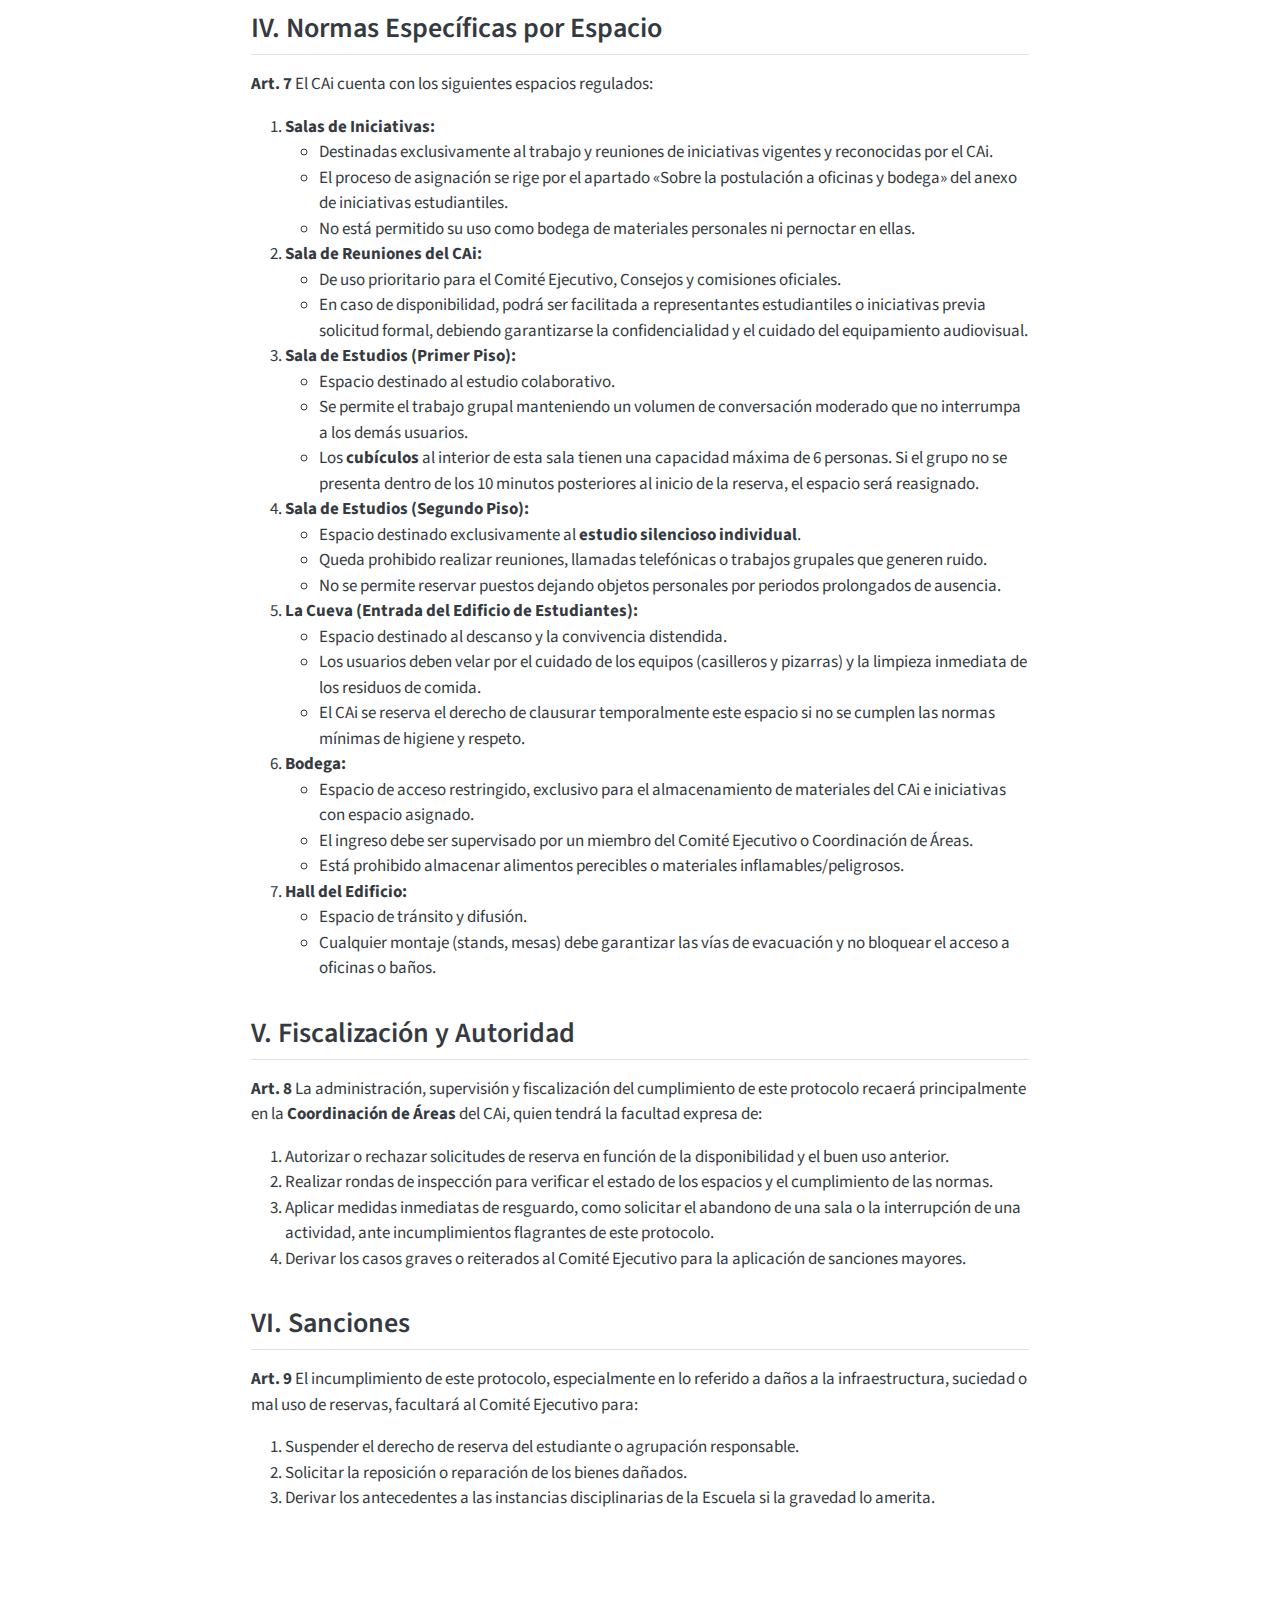
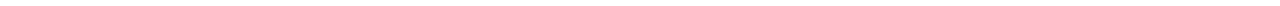
<file: anexos/protocolo-espacios.html>
<!DOCTYPE html>
<html xmlns="http://www.w3.org/1999/xhtml" lang="es" xml:lang="es"><head>

<meta charset="utf-8">
<meta name="generator" content="quarto-1.8.27">

<meta name="viewport" content="width=device-width, initial-scale=1.0, user-scalable=yes">

<meta name="author" content="Centro de Alumnos de Ingeniería (CAi)">

<title>Protocolo de Uso de Espacios – Cuerpo de Estatutos del Centro de Alumnos de Ingeniería</title>
<style>
code{white-space: pre-wrap;}
span.smallcaps{font-variant: small-caps;}
div.columns{display: flex; gap: min(4vw, 1.5em);}
div.column{flex: auto; overflow-x: auto;}
div.hanging-indent{margin-left: 1.5em; text-indent: -1.5em;}
ul.task-list{list-style: none;}
ul.task-list li input[type="checkbox"] {
  width: 0.8em;
  margin: 0 0.8em 0.2em -1em; /* quarto-specific, see https://github.com/quarto-dev/quarto-cli/issues/4556 */ 
  vertical-align: middle;
}
</style>


<script src="../site_libs/quarto-nav/quarto-nav.js"></script>
<script src="../site_libs/quarto-nav/headroom.min.js"></script>
<script src="../site_libs/clipboard/clipboard.min.js"></script>
<script src="../site_libs/quarto-search/autocomplete.umd.js"></script>
<script src="../site_libs/quarto-search/fuse.min.js"></script>
<script src="../site_libs/quarto-search/quarto-search.js"></script>
<meta name="quarto:offset" content="../">
<script src="../site_libs/quarto-html/quarto.js" type="module"></script>
<script src="../site_libs/quarto-html/tabsets/tabsets.js" type="module"></script>
<script src="../site_libs/quarto-html/axe/axe-check.js" type="module"></script>
<script src="../site_libs/quarto-html/popper.min.js"></script>
<script src="../site_libs/quarto-html/tippy.umd.min.js"></script>
<script src="../site_libs/quarto-html/anchor.min.js"></script>
<link href="../site_libs/quarto-html/tippy.css" rel="stylesheet">
<link href="../site_libs/quarto-html/quarto-syntax-highlighting-ed96de9b727972fe78a7b5d16c58bf87.css" rel="stylesheet" class="quarto-color-scheme" id="quarto-text-highlighting-styles">
<link href="../site_libs/quarto-html/quarto-syntax-highlighting-dark-4d9afe2b8d18ee9fa5d0d57b5ed4214d.css" rel="stylesheet" class="quarto-color-scheme quarto-color-alternate" id="quarto-text-highlighting-styles">
<link href="../site_libs/quarto-html/quarto-syntax-highlighting-ed96de9b727972fe78a7b5d16c58bf87.css" rel="stylesheet" class="quarto-color-scheme-extra" id="quarto-text-highlighting-styles">
<script src="../site_libs/bootstrap/bootstrap.min.js"></script>
<link href="../site_libs/bootstrap/bootstrap-icons.css" rel="stylesheet">
<link href="../site_libs/bootstrap/bootstrap-87d1def769f14e4f4a5725c84a828bb4.min.css" rel="stylesheet" append-hash="true" class="quarto-color-scheme" id="quarto-bootstrap" data-mode="light">
<link href="../site_libs/bootstrap/bootstrap-dark-6b559e2abe789dbe0bcfb0aea1d2d400.min.css" rel="stylesheet" append-hash="true" class="quarto-color-scheme quarto-color-alternate" id="quarto-bootstrap" data-mode="dark">
<link href="../site_libs/bootstrap/bootstrap-87d1def769f14e4f4a5725c84a828bb4.min.css" rel="stylesheet" append-hash="true" class="quarto-color-scheme-extra" id="quarto-bootstrap" data-mode="light">
<script id="quarto-search-options" type="application/json">{
  "location": "sidebar",
  "copy-button": false,
  "collapse-after": 3,
  "panel-placement": "start",
  "type": "textbox",
  "limit": 50,
  "keyboard-shortcut": [
    "f",
    "/",
    "s"
  ],
  "show-item-context": false,
  "language": {
    "search-no-results-text": "No se han encontrado resultados",
    "search-matching-documents-text": "documentos encontrados",
    "search-copy-link-title": "Copiar el enlace en la búsqueda",
    "search-hide-matches-text": "Ocultar resultados adicionales",
    "search-more-match-text": "resultado adicional en este documento",
    "search-more-matches-text": "resultados adicionales en este documento",
    "search-clear-button-title": "Borrar",
    "search-text-placeholder": "",
    "search-detached-cancel-button-title": "Cancelar",
    "search-submit-button-title": "Enviar",
    "search-label": "Buscar"
  }
}</script>


<link rel="stylesheet" href="../styles.css">
</head>

<body class="nav-sidebar docked quarto-light"><script id="quarto-html-before-body" type="application/javascript">
    const toggleBodyColorMode = (bsSheetEl) => {
      const mode = bsSheetEl.getAttribute("data-mode");
      const bodyEl = window.document.querySelector("body");
      if (mode === "dark") {
        bodyEl.classList.add("quarto-dark");
        bodyEl.classList.remove("quarto-light");
      } else {
        bodyEl.classList.add("quarto-light");
        bodyEl.classList.remove("quarto-dark");
      }
    }
    const toggleBodyColorPrimary = () => {
      const bsSheetEl = window.document.querySelector("link#quarto-bootstrap:not([rel=disabled-stylesheet])");
      if (bsSheetEl) {
        toggleBodyColorMode(bsSheetEl);
      }
    }
    const setColorSchemeToggle = (alternate) => {
      const toggles = window.document.querySelectorAll('.quarto-color-scheme-toggle');
      for (let i=0; i < toggles.length; i++) {
        const toggle = toggles[i];
        if (toggle) {
          if (alternate) {
            toggle.classList.add("alternate");
          } else {
            toggle.classList.remove("alternate");
          }
        }
      }
    };
    const toggleColorMode = (alternate) => {
      // Switch the stylesheets
      const primaryStylesheets = window.document.querySelectorAll('link.quarto-color-scheme:not(.quarto-color-alternate)');
      const alternateStylesheets = window.document.querySelectorAll('link.quarto-color-scheme.quarto-color-alternate');
      manageTransitions('#quarto-margin-sidebar .nav-link', false);
      if (alternate) {
        // note: dark is layered on light, we don't disable primary!
        enableStylesheet(alternateStylesheets);
        for (const sheetNode of alternateStylesheets) {
          if (sheetNode.id === "quarto-bootstrap") {
            toggleBodyColorMode(sheetNode);
          }
        }
      } else {
        disableStylesheet(alternateStylesheets);
        enableStylesheet(primaryStylesheets)
        toggleBodyColorPrimary();
      }
      manageTransitions('#quarto-margin-sidebar .nav-link', true);
      // Switch the toggles
      setColorSchemeToggle(alternate)
      // Hack to workaround the fact that safari doesn't
      // properly recolor the scrollbar when toggling (#1455)
      if (navigator.userAgent.indexOf('Safari') > 0 && navigator.userAgent.indexOf('Chrome') == -1) {
        manageTransitions("body", false);
        window.scrollTo(0, 1);
        setTimeout(() => {
          window.scrollTo(0, 0);
          manageTransitions("body", true);
        }, 40);
      }
    }
    const disableStylesheet = (stylesheets) => {
      for (let i=0; i < stylesheets.length; i++) {
        const stylesheet = stylesheets[i];
        stylesheet.rel = 'disabled-stylesheet';
      }
    }
    const enableStylesheet = (stylesheets) => {
      for (let i=0; i < stylesheets.length; i++) {
        const stylesheet = stylesheets[i];
        if(stylesheet.rel !== 'stylesheet') { // for Chrome, which will still FOUC without this check
          stylesheet.rel = 'stylesheet';
        }
      }
    }
    const manageTransitions = (selector, allowTransitions) => {
      const els = window.document.querySelectorAll(selector);
      for (let i=0; i < els.length; i++) {
        const el = els[i];
        if (allowTransitions) {
          el.classList.remove('notransition');
        } else {
          el.classList.add('notransition');
        }
      }
    }
    const isFileUrl = () => {
      return window.location.protocol === 'file:';
    }
    const hasAlternateSentinel = () => {
      let styleSentinel = getColorSchemeSentinel();
      if (styleSentinel !== null) {
        return styleSentinel === "alternate";
      } else {
        return false;
      }
    }
    const setStyleSentinel = (alternate) => {
      const value = alternate ? "alternate" : "default";
      if (!isFileUrl()) {
        window.localStorage.setItem("quarto-color-scheme", value);
      } else {
        localAlternateSentinel = value;
      }
    }
    const getColorSchemeSentinel = () => {
      if (!isFileUrl()) {
        const storageValue = window.localStorage.getItem("quarto-color-scheme");
        return storageValue != null ? storageValue : localAlternateSentinel;
      } else {
        return localAlternateSentinel;
      }
    }
    const toggleGiscusIfUsed = (isAlternate, darkModeDefault) => {
      const baseTheme = document.querySelector('#giscus-base-theme')?.value ?? 'light';
      const alternateTheme = document.querySelector('#giscus-alt-theme')?.value ?? 'dark';
      let newTheme = '';
      if(authorPrefersDark) {
        newTheme = isAlternate ? baseTheme : alternateTheme;
      } else {
        newTheme = isAlternate ? alternateTheme : baseTheme;
      }
      const changeGiscusTheme = () => {
        // From: https://github.com/giscus/giscus/issues/336
        const sendMessage = (message) => {
          const iframe = document.querySelector('iframe.giscus-frame');
          if (!iframe) return;
          iframe.contentWindow.postMessage({ giscus: message }, 'https://giscus.app');
        }
        sendMessage({
          setConfig: {
            theme: newTheme
          }
        });
      }
      const isGiscussLoaded = window.document.querySelector('iframe.giscus-frame') !== null;
      if (isGiscussLoaded) {
        changeGiscusTheme();
      }
    };
    const authorPrefersDark = false;
    const darkModeDefault = authorPrefersDark;
      document.querySelector('link#quarto-text-highlighting-styles.quarto-color-scheme-extra').rel = 'disabled-stylesheet';
      document.querySelector('link#quarto-bootstrap.quarto-color-scheme-extra').rel = 'disabled-stylesheet';
    let localAlternateSentinel = darkModeDefault ? 'alternate' : 'default';
    // Dark / light mode switch
    window.quartoToggleColorScheme = () => {
      // Read the current dark / light value
      let toAlternate = !hasAlternateSentinel();
      toggleColorMode(toAlternate);
      setStyleSentinel(toAlternate);
      toggleGiscusIfUsed(toAlternate, darkModeDefault);
      window.dispatchEvent(new Event('resize'));
    };
    // Switch to dark mode if need be
    if (hasAlternateSentinel()) {
      toggleColorMode(true);
    } else {
      toggleColorMode(false);
    }
  </script>

<div id="quarto-search-results"></div>
  <header id="quarto-header" class="headroom fixed-top">
  <nav class="quarto-secondary-nav">
    <div class="container-fluid d-flex">
      <button type="button" class="quarto-btn-toggle btn" data-bs-toggle="collapse" role="button" data-bs-target=".quarto-sidebar-collapse-item" aria-controls="quarto-sidebar" aria-expanded="false" aria-label="Alternar barra lateral" onclick="if (window.quartoToggleHeadroom) { window.quartoToggleHeadroom(); }">
        <i class="bi bi-layout-text-sidebar-reverse"></i>
      </button>
        <nav class="quarto-page-breadcrumbs" aria-label="breadcrumb"><ol class="breadcrumb"><li class="breadcrumb-item"><a href="../anexos/tricel.qmd.html">Anexos</a></li><li class="breadcrumb-item"><a href="../anexos/protocolo-espacios.html">Protocolo de Uso de Espacios</a></li></ol></nav>
        <a class="flex-grow-1" role="navigation" data-bs-toggle="collapse" data-bs-target=".quarto-sidebar-collapse-item" aria-controls="quarto-sidebar" aria-expanded="false" aria-label="Alternar barra lateral" onclick="if (window.quartoToggleHeadroom) { window.quartoToggleHeadroom(); }">      
        </a>
      <button type="button" class="btn quarto-search-button" aria-label="Buscar" onclick="window.quartoOpenSearch();">
        <i class="bi bi-search"></i>
      </button>
    </div>
  </nav>
</header>
<!-- content -->
<div id="quarto-content" class="quarto-container page-columns page-rows-contents page-layout-article">
<!-- sidebar -->
  <nav id="quarto-sidebar" class="sidebar collapse collapse-horizontal quarto-sidebar-collapse-item sidebar-navigation docked overflow-auto">
    <div class="pt-lg-2 mt-2 text-left sidebar-header">
    <div class="sidebar-title mb-0 py-0">
      <a href="../">Cuerpo de Estatutos del Centro de Alumnos de Ingeniería</a> 
        <div class="sidebar-tools-main">
  <a href="" class="quarto-color-scheme-toggle quarto-navigation-tool  px-1" onclick="window.quartoToggleColorScheme(); return false;" title="Alternar modo oscuro"><i class="bi"></i></a>
</div>
    </div>
      </div>
        <div class="mt-2 flex-shrink-0 align-items-center">
        <div class="sidebar-search">
        <div id="quarto-search" class="" title="Buscar"></div>
        </div>
        </div>
    <div class="sidebar-menu-container"> 
    <ul class="list-unstyled mt-1">
        <li class="sidebar-item sidebar-item-section">
      <div class="sidebar-item-container"> 
            <a class="sidebar-item-text sidebar-link text-start" data-bs-toggle="collapse" data-bs-target="#quarto-sidebar-section-1" role="navigation" aria-expanded="true">
 <span class="menu-text">Estatutos</span></a>
          <a class="sidebar-item-toggle text-start" data-bs-toggle="collapse" data-bs-target="#quarto-sidebar-section-1" role="navigation" aria-expanded="true" aria-label="Alternar sección">
            <i class="bi bi-chevron-right ms-2"></i>
          </a> 
      </div>
      <ul id="quarto-sidebar-section-1" class="collapse list-unstyled sidebar-section depth1 show">  
          <li class="sidebar-item">
  <div class="sidebar-item-container"> 
  <a href="../index.html" class="sidebar-item-text sidebar-link">
 <span class="menu-text">Estatuto principal</span></a>
  </div>
</li>
      </ul>
  </li>
        <li class="sidebar-item sidebar-item-section">
      <div class="sidebar-item-container"> 
            <a class="sidebar-item-text sidebar-link text-start" data-bs-toggle="collapse" data-bs-target="#quarto-sidebar-section-2" role="navigation" aria-expanded="true">
 <span class="menu-text">Anexos</span></a>
          <a class="sidebar-item-toggle text-start" data-bs-toggle="collapse" data-bs-target="#quarto-sidebar-section-2" role="navigation" aria-expanded="true" aria-label="Alternar sección">
            <i class="bi bi-chevron-right ms-2"></i>
          </a> 
      </div>
      <ul id="quarto-sidebar-section-2" class="collapse list-unstyled sidebar-section depth1 show">  
          <li class="sidebar-item">
  <div class="sidebar-item-container"> 
  <a href="../anexos/tricel.qmd.html" class="sidebar-item-text sidebar-link">
 <span class="menu-text">TRICEL</span></a>
  </div>
</li>
          <li class="sidebar-item">
  <div class="sidebar-item-container"> 
  <a href="../anexos/iniciativas.html" class="sidebar-item-text sidebar-link">
 <span class="menu-text">Iniciativas Estudiantiles</span></a>
  </div>
</li>
          <li class="sidebar-item">
  <div class="sidebar-item-container"> 
  <a href="../anexos/protocoloambiental.html" class="sidebar-item-text sidebar-link">
 <span class="menu-text">Protocolo Ambiental</span></a>
  </div>
</li>
          <li class="sidebar-item">
  <div class="sidebar-item-container"> 
  <a href="../anexos/protocolo-acoso.html" class="sidebar-item-text sidebar-link">
 <span class="menu-text">Protocolo de Acción ante Acoso, Violencia y Discriminación</span></a>
  </div>
</li>
          <li class="sidebar-item">
  <div class="sidebar-item-container"> 
  <a href="../anexos/protocolo-transparencia.html" class="sidebar-item-text sidebar-link">
 <span class="menu-text">Protocolo de Transparencia</span></a>
  </div>
</li>
          <li class="sidebar-item">
  <div class="sidebar-item-container"> 
  <a href="../anexos/protocolo-espacios.html" class="sidebar-item-text sidebar-link active">
 <span class="menu-text">Protocolo de Uso de Espacios</span></a>
  </div>
</li>
      </ul>
  </li>
    </ul>
    </div>
</nav>
<div id="quarto-sidebar-glass" class="quarto-sidebar-collapse-item" data-bs-toggle="collapse" data-bs-target=".quarto-sidebar-collapse-item"></div>
<!-- margin-sidebar -->
    <div id="quarto-margin-sidebar" class="sidebar margin-sidebar">
        <nav id="TOC" role="doc-toc" class="toc-active">
    <h2 id="toc-title">Contenidos</h2>
   
  <ul class="collapse">
  <li><a href="#protocolo-de-uso-de-espacios" id="toc-protocolo-de-uso-de-espacios" class="nav-link active" data-scroll-target="#protocolo-de-uso-de-espacios">Protocolo de Uso de Espacios</a>
  <ul class="collapse">
  <li><a href="#i.-principios-generales" id="toc-i.-principios-generales" class="nav-link" data-scroll-target="#i.-principios-generales">I. Principios Generales</a></li>
  <li><a href="#ii.-normas-generales-de-comportamiento" id="toc-ii.-normas-generales-de-comportamiento" class="nav-link" data-scroll-target="#ii.-normas-generales-de-comportamiento">II. Normas Generales de Comportamiento</a></li>
  <li><a href="#iii.-procedimiento-de-solicitud" id="toc-iii.-procedimiento-de-solicitud" class="nav-link" data-scroll-target="#iii.-procedimiento-de-solicitud">III. Procedimiento de Solicitud</a></li>
  <li><a href="#iv.-normas-específicas-por-espacio" id="toc-iv.-normas-específicas-por-espacio" class="nav-link" data-scroll-target="#iv.-normas-específicas-por-espacio">IV. Normas Específicas por Espacio</a></li>
  <li><a href="#v.-fiscalización-y-autoridad" id="toc-v.-fiscalización-y-autoridad" class="nav-link" data-scroll-target="#v.-fiscalización-y-autoridad">V. Fiscalización y Autoridad</a></li>
  <li><a href="#vi.-sanciones" id="toc-vi.-sanciones" class="nav-link" data-scroll-target="#vi.-sanciones">VI. Sanciones</a></li>
  </ul></li>
  </ul>
<div class="quarto-other-links"><h2>Otros Enlaces</h2><ul><li><a href="../pdf/protocolo-espacios.pdf"><i class="bi bi-file-pdf"></i>PDF</a></li></ul></div></nav>
    </div>
<!-- main -->
<main class="content" id="quarto-document-content">


<header id="title-block-header" class="quarto-title-block default"><nav class="quarto-page-breadcrumbs quarto-title-breadcrumbs d-none d-lg-block" aria-label="breadcrumb"><ol class="breadcrumb"><li class="breadcrumb-item"><a href="../anexos/tricel.qmd.html">Anexos</a></li><li class="breadcrumb-item"><a href="../anexos/protocolo-espacios.html">Protocolo de Uso de Espacios</a></li></ol></nav>
<div class="quarto-title">
<h1 class="title">Protocolo de Uso de Espacios</h1>
<p class="subtitle lead">Anexo de Protocolo de Uso de Espacios del Centro de Alumnos de Ingeniería</p>
</div>



<div class="quarto-title-meta">

    
  
    <div>
    <div class="quarto-title-meta-heading">Fecha de última modificación</div>
    <div class="quarto-title-meta-contents">
      <p class="date-modified">19 de marzo de 2026</p>
    </div>
  </div>
    
  </div>
  


</header>


<section id="protocolo-de-uso-de-espacios" class="level1">
<h1>Protocolo de Uso de Espacios</h1>
<p><strong>Art. 1</strong> Este protocolo tiene como fin establecer las normas, responsabilidades y procedimientos asociados al uso de los espacios del edificio del Centro de Alumnos de Ingeniería (CAi), con el fin de garantizar su disponibilidad equitativa y conservación en beneficio de toda la comunidad.</p>
<p><strong>Art. 2</strong> El presente protocolo aplica a todos los miembros de la comunidad de Ingeniería que hagan uso de los espacios ubicados en el edificio del CAi, incluyendo alumnos, representantes de iniciativas, otros centros de estudiantes, delegaciones y equipos de trabajo.</p>
<section id="i.-principios-generales" class="level2">
<h2 class="anchored" data-anchor-id="i.-principios-generales">I. Principios Generales</h2>
<p><strong>Art. 3</strong> Las solicitudes y el uso se rigen bajo los siguientes principios:</p>
<ol type="1">
<li>Los espacios del CAi son bienes comunes cuyo uso debe promover la convivencia, el respeto y la responsabilidad compartida.</li>
<li>Toda utilización de los espacios deberá realizarse conforme a las políticas de la Escuela de Ingeniería y a las disposiciones de este protocolo.</li>
<li>El uso de los espacios se encuentra sujeto a reserva previa, supervisión y disponibilidad, priorizando siempre las actividades oficiales del CAi y de la Escuela.</li>
</ol>
</section>
<section id="ii.-normas-generales-de-comportamiento" class="level2">
<h2 class="anchored" data-anchor-id="ii.-normas-generales-de-comportamiento">II. Normas Generales de Comportamiento</h2>
<p><strong>Art. 4</strong> En todas las dependencias del CAi rigen las siguientes normas básicas, sin perjuicio de las reglas específicas de cada sala:</p>
<ol type="1">
<li><strong>Cuidado del Mobiliario:</strong> Está prohibido trasladar sillas, mesas o equipos de un espacio a otro sin autorización expresa de la Coordinación de Áreas. El mobiliario debe quedar ordenado tal como se encontró.</li>
<li><strong>Alimentos:</strong> Se permite el consumo de alimentos fríos o snacks, siempre que no generen olores fuertes ni residuos líquidos. Está prohibido el consumo de alcohol y sustancias ilícitas.</li>
<li><strong>Limpieza:</strong> Cada usuario es responsable de retirar su basura y dejar el espacio limpio inmediatamente después de su uso.</li>
<li><strong>Infraestructura y Muros:</strong> Queda estrictamente prohibido perforar, rayar o pintar los muros y mobiliario. Para la fijación de carteles o decoración solo se permitirá el uso de cinta de papel (<strong>masking tape</strong>) en vidrios o superficies designadas, prohibiéndose el uso de cintas adhesivas fuertes (scotch, embalaje) sobre pintura. Todo material debe ser retirado al finalizar la actividad.</li>
</ol>
</section>
<section id="iii.-procedimiento-de-solicitud" class="level2">
<h2 class="anchored" data-anchor-id="iii.-procedimiento-de-solicitud">III. Procedimiento de Solicitud</h2>
<p><strong>Art. 5</strong> Para <strong>eventos, ferias o actividades masivas</strong> (uso de Hall, Patio o múltiples salas):</p>
<ol type="1">
<li>La solicitud deberá realizarse mediante el formulario en la página oficial del CAi y, paralelamente, a través de la plataforma de la universidad (GEspacios) si corresponde.</li>
<li>El plazo límite de solicitud es el día <strong>miércoles de la semana anterior</strong> al evento.</li>
<li>La administración del CAi confirmará por correo electrónico la autorización.</li>
</ol>
<p><strong>Art. 6</strong> Para el uso diario de <strong>Cubículos de Estudio</strong>:</p>
<ol type="1">
<li>La reserva se realiza de manera presencial en la oficina del CAi para el uso inmediato o durante el mismo día.</li>
<li>Se asignarán por orden de llegada, respetando los bloques horarios definidos por la administración.</li>
</ol>
</section>
<section id="iv.-normas-específicas-por-espacio" class="level2">
<h2 class="anchored" data-anchor-id="iv.-normas-específicas-por-espacio">IV. Normas Específicas por Espacio</h2>
<p><strong>Art. 7</strong> El CAi cuenta con los siguientes espacios regulados:</p>
<ol type="1">
<li><strong>Salas de Iniciativas:</strong>
<ul>
<li>Destinadas exclusivamente al trabajo y reuniones de iniciativas vigentes y reconocidas por el CAi.</li>
<li>El proceso de asignación se rige por el apartado «Sobre la postulación a oficinas y bodega» del anexo de iniciativas estudiantiles.</li>
<li>No está permitido su uso como bodega de materiales personales ni pernoctar en ellas.</li>
</ul></li>
<li><strong>Sala de Reuniones del CAi:</strong>
<ul>
<li>De uso prioritario para el Comité Ejecutivo, Consejos y comisiones oficiales.</li>
<li>En caso de disponibilidad, podrá ser facilitada a representantes estudiantiles o iniciativas previa solicitud formal, debiendo garantizarse la confidencialidad y el cuidado del equipamiento audiovisual.</li>
</ul></li>
<li><strong>Sala de Estudios (Primer Piso):</strong>
<ul>
<li>Espacio destinado al estudio colaborativo.</li>
<li>Se permite el trabajo grupal manteniendo un volumen de conversación moderado que no interrumpa a los demás usuarios.</li>
<li>Los <strong>cubículos</strong> al interior de esta sala tienen una capacidad máxima de 6 personas. Si el grupo no se presenta dentro de los 10 minutos posteriores al inicio de la reserva, el espacio será reasignado.</li>
</ul></li>
<li><strong>Sala de Estudios (Segundo Piso):</strong>
<ul>
<li>Espacio destinado exclusivamente al <strong>estudio silencioso individual</strong>.</li>
<li>Queda prohibido realizar reuniones, llamadas telefónicas o trabajos grupales que generen ruido.</li>
<li>No se permite reservar puestos dejando objetos personales por periodos prolongados de ausencia.</li>
</ul></li>
<li><strong>La Cueva (Entrada del Edificio de Estudiantes):</strong>
<ul>
<li>Espacio destinado al descanso y la convivencia distendida.</li>
<li>Los usuarios deben velar por el cuidado de los equipos (casilleros y pizarras) y la limpieza inmediata de los residuos de comida.</li>
<li>El CAi se reserva el derecho de clausurar temporalmente este espacio si no se cumplen las normas mínimas de higiene y respeto.</li>
</ul></li>
<li><strong>Bodega:</strong>
<ul>
<li>Espacio de acceso restringido, exclusivo para el almacenamiento de materiales del CAi e iniciativas con espacio asignado.</li>
<li>El ingreso debe ser supervisado por un miembro del Comité Ejecutivo o Coordinación de Áreas.</li>
<li>Está prohibido almacenar alimentos perecibles o materiales inflamables/peligrosos.</li>
</ul></li>
<li><strong>Hall del Edificio:</strong>
<ul>
<li>Espacio de tránsito y difusión.</li>
<li>Cualquier montaje (stands, mesas) debe garantizar las vías de evacuación y no bloquear el acceso a oficinas o baños.</li>
</ul></li>
</ol>
</section>
<section id="v.-fiscalización-y-autoridad" class="level2">
<h2 class="anchored" data-anchor-id="v.-fiscalización-y-autoridad">V. Fiscalización y Autoridad</h2>
<p><strong>Art. 8</strong> La administración, supervisión y fiscalización del cumplimiento de este protocolo recaerá principalmente en la <strong>Coordinación de Áreas</strong> del CAi, quien tendrá la facultad expresa de:</p>
<ol type="1">
<li>Autorizar o rechazar solicitudes de reserva en función de la disponibilidad y el buen uso anterior.</li>
<li>Realizar rondas de inspección para verificar el estado de los espacios y el cumplimiento de las normas.</li>
<li>Aplicar medidas inmediatas de resguardo, como solicitar el abandono de una sala o la interrupción de una actividad, ante incumplimientos flagrantes de este protocolo.</li>
<li>Derivar los casos graves o reiterados al Comité Ejecutivo para la aplicación de sanciones mayores.</li>
</ol>
</section>
<section id="vi.-sanciones" class="level2">
<h2 class="anchored" data-anchor-id="vi.-sanciones">VI. Sanciones</h2>
<p><strong>Art. 9</strong> El incumplimiento de este protocolo, especialmente en lo referido a daños a la infraestructura, suciedad o mal uso de reservas, facultará al Comité Ejecutivo para:</p>
<ol type="1">
<li>Suspender el derecho de reserva del estudiante o agrupación responsable.</li>
<li>Solicitar la reposición o reparación de los bienes dañados.</li>
<li>Derivar los antecedentes a las instancias disciplinarias de la Escuela si la gravedad lo amerita.</li>
</ol>


</section>
</section>

</main> <!-- /main -->
<script id="quarto-html-after-body" type="application/javascript">
  window.document.addEventListener("DOMContentLoaded", function (event) {
    // Ensure there is a toggle, if there isn't float one in the top right
    if (window.document.querySelector('.quarto-color-scheme-toggle') === null) {
      const a = window.document.createElement('a');
      a.classList.add('top-right');
      a.classList.add('quarto-color-scheme-toggle');
      a.href = "";
      a.onclick = function() { try { window.quartoToggleColorScheme(); } catch {} return false; };
      const i = window.document.createElement("i");
      i.classList.add('bi');
      a.appendChild(i);
      window.document.body.appendChild(a);
    }
    setColorSchemeToggle(hasAlternateSentinel())
    const icon = "";
    const anchorJS = new window.AnchorJS();
    anchorJS.options = {
      placement: 'right',
      icon: icon
    };
    anchorJS.add('.anchored');
    const isCodeAnnotation = (el) => {
      for (const clz of el.classList) {
        if (clz.startsWith('code-annotation-')) {                     
          return true;
        }
      }
      return false;
    }
    const onCopySuccess = function(e) {
      // button target
      const button = e.trigger;
      // don't keep focus
      button.blur();
      // flash "checked"
      button.classList.add('code-copy-button-checked');
      var currentTitle = button.getAttribute("title");
      button.setAttribute("title", "Copiado");
      let tooltip;
      if (window.bootstrap) {
        button.setAttribute("data-bs-toggle", "tooltip");
        button.setAttribute("data-bs-placement", "left");
        button.setAttribute("data-bs-title", "Copiado");
        tooltip = new bootstrap.Tooltip(button, 
          { trigger: "manual", 
            customClass: "code-copy-button-tooltip",
            offset: [0, -8]});
        tooltip.show();    
      }
      setTimeout(function() {
        if (tooltip) {
          tooltip.hide();
          button.removeAttribute("data-bs-title");
          button.removeAttribute("data-bs-toggle");
          button.removeAttribute("data-bs-placement");
        }
        button.setAttribute("title", currentTitle);
        button.classList.remove('code-copy-button-checked');
      }, 1000);
      // clear code selection
      e.clearSelection();
    }
    const getTextToCopy = function(trigger) {
      const outerScaffold = trigger.parentElement.cloneNode(true);
      const codeEl = outerScaffold.querySelector('code');
      for (const childEl of codeEl.children) {
        if (isCodeAnnotation(childEl)) {
          childEl.remove();
        }
      }
      return codeEl.innerText;
    }
    const clipboard = new window.ClipboardJS('.code-copy-button:not([data-in-quarto-modal])', {
      text: getTextToCopy
    });
    clipboard.on('success', onCopySuccess);
    if (window.document.getElementById('quarto-embedded-source-code-modal')) {
      const clipboardModal = new window.ClipboardJS('.code-copy-button[data-in-quarto-modal]', {
        text: getTextToCopy,
        container: window.document.getElementById('quarto-embedded-source-code-modal')
      });
      clipboardModal.on('success', onCopySuccess);
    }
      var localhostRegex = new RegExp(/^(?:http|https):\/\/localhost\:?[0-9]*\//);
      var mailtoRegex = new RegExp(/^mailto:/);
        var filterRegex = new RegExp("https:\/\/estatutos\.cai\.cl");
      var isInternal = (href) => {
          return filterRegex.test(href) || localhostRegex.test(href) || mailtoRegex.test(href);
      }
      // Inspect non-navigation links and adorn them if external
     var links = window.document.querySelectorAll('a[href]:not(.nav-link):not(.navbar-brand):not(.toc-action):not(.sidebar-link):not(.sidebar-item-toggle):not(.pagination-link):not(.no-external):not([aria-hidden]):not(.dropdown-item):not(.quarto-navigation-tool):not(.about-link)');
      for (var i=0; i<links.length; i++) {
        const link = links[i];
        if (!isInternal(link.href)) {
          // undo the damage that might have been done by quarto-nav.js in the case of
          // links that we want to consider external
          if (link.dataset.originalHref !== undefined) {
            link.href = link.dataset.originalHref;
          }
        }
      }
    function tippyHover(el, contentFn, onTriggerFn, onUntriggerFn) {
      const config = {
        allowHTML: true,
        maxWidth: 500,
        delay: 100,
        arrow: false,
        appendTo: function(el) {
            return el.parentElement;
        },
        interactive: true,
        interactiveBorder: 10,
        theme: 'quarto',
        placement: 'bottom-start',
      };
      if (contentFn) {
        config.content = contentFn;
      }
      if (onTriggerFn) {
        config.onTrigger = onTriggerFn;
      }
      if (onUntriggerFn) {
        config.onUntrigger = onUntriggerFn;
      }
      window.tippy(el, config); 
    }
    const noterefs = window.document.querySelectorAll('a[role="doc-noteref"]');
    for (var i=0; i<noterefs.length; i++) {
      const ref = noterefs[i];
      tippyHover(ref, function() {
        // use id or data attribute instead here
        let href = ref.getAttribute('data-footnote-href') || ref.getAttribute('href');
        try { href = new URL(href).hash; } catch {}
        const id = href.replace(/^#\/?/, "");
        const note = window.document.getElementById(id);
        if (note) {
          return note.innerHTML;
        } else {
          return "";
        }
      });
    }
    const xrefs = window.document.querySelectorAll('a.quarto-xref');
    const processXRef = (id, note) => {
      // Strip column container classes
      const stripColumnClz = (el) => {
        el.classList.remove("page-full", "page-columns");
        if (el.children) {
          for (const child of el.children) {
            stripColumnClz(child);
          }
        }
      }
      stripColumnClz(note)
      if (id === null || id.startsWith('sec-')) {
        // Special case sections, only their first couple elements
        const container = document.createElement("div");
        if (note.children && note.children.length > 2) {
          container.appendChild(note.children[0].cloneNode(true));
          for (let i = 1; i < note.children.length; i++) {
            const child = note.children[i];
            if (child.tagName === "P" && child.innerText === "") {
              continue;
            } else {
              container.appendChild(child.cloneNode(true));
              break;
            }
          }
          if (window.Quarto?.typesetMath) {
            window.Quarto.typesetMath(container);
          }
          return container.innerHTML
        } else {
          if (window.Quarto?.typesetMath) {
            window.Quarto.typesetMath(note);
          }
          return note.innerHTML;
        }
      } else {
        // Remove any anchor links if they are present
        const anchorLink = note.querySelector('a.anchorjs-link');
        if (anchorLink) {
          anchorLink.remove();
        }
        if (window.Quarto?.typesetMath) {
          window.Quarto.typesetMath(note);
        }
        if (note.classList.contains("callout")) {
          return note.outerHTML;
        } else {
          return note.innerHTML;
        }
      }
    }
    for (var i=0; i<xrefs.length; i++) {
      const xref = xrefs[i];
      tippyHover(xref, undefined, function(instance) {
        instance.disable();
        let url = xref.getAttribute('href');
        let hash = undefined; 
        if (url.startsWith('#')) {
          hash = url;
        } else {
          try { hash = new URL(url).hash; } catch {}
        }
        if (hash) {
          const id = hash.replace(/^#\/?/, "");
          const note = window.document.getElementById(id);
          if (note !== null) {
            try {
              const html = processXRef(id, note.cloneNode(true));
              instance.setContent(html);
            } finally {
              instance.enable();
              instance.show();
            }
          } else {
            // See if we can fetch this
            fetch(url.split('#')[0])
            .then(res => res.text())
            .then(html => {
              const parser = new DOMParser();
              const htmlDoc = parser.parseFromString(html, "text/html");
              const note = htmlDoc.getElementById(id);
              if (note !== null) {
                const html = processXRef(id, note);
                instance.setContent(html);
              } 
            }).finally(() => {
              instance.enable();
              instance.show();
            });
          }
        } else {
          // See if we can fetch a full url (with no hash to target)
          // This is a special case and we should probably do some content thinning / targeting
          fetch(url)
          .then(res => res.text())
          .then(html => {
            const parser = new DOMParser();
            const htmlDoc = parser.parseFromString(html, "text/html");
            const note = htmlDoc.querySelector('main.content');
            if (note !== null) {
              // This should only happen for chapter cross references
              // (since there is no id in the URL)
              // remove the first header
              if (note.children.length > 0 && note.children[0].tagName === "HEADER") {
                note.children[0].remove();
              }
              const html = processXRef(null, note);
              instance.setContent(html);
            } 
          }).finally(() => {
            instance.enable();
            instance.show();
          });
        }
      }, function(instance) {
      });
    }
        let selectedAnnoteEl;
        const selectorForAnnotation = ( cell, annotation) => {
          let cellAttr = 'data-code-cell="' + cell + '"';
          let lineAttr = 'data-code-annotation="' +  annotation + '"';
          const selector = 'span[' + cellAttr + '][' + lineAttr + ']';
          return selector;
        }
        const selectCodeLines = (annoteEl) => {
          const doc = window.document;
          const targetCell = annoteEl.getAttribute("data-target-cell");
          const targetAnnotation = annoteEl.getAttribute("data-target-annotation");
          const annoteSpan = window.document.querySelector(selectorForAnnotation(targetCell, targetAnnotation));
          const lines = annoteSpan.getAttribute("data-code-lines").split(",");
          const lineIds = lines.map((line) => {
            return targetCell + "-" + line;
          })
          let top = null;
          let height = null;
          let parent = null;
          if (lineIds.length > 0) {
              //compute the position of the single el (top and bottom and make a div)
              const el = window.document.getElementById(lineIds[0]);
              top = el.offsetTop;
              height = el.offsetHeight;
              parent = el.parentElement.parentElement;
            if (lineIds.length > 1) {
              const lastEl = window.document.getElementById(lineIds[lineIds.length - 1]);
              const bottom = lastEl.offsetTop + lastEl.offsetHeight;
              height = bottom - top;
            }
            if (top !== null && height !== null && parent !== null) {
              // cook up a div (if necessary) and position it 
              let div = window.document.getElementById("code-annotation-line-highlight");
              if (div === null) {
                div = window.document.createElement("div");
                div.setAttribute("id", "code-annotation-line-highlight");
                div.style.position = 'absolute';
                parent.appendChild(div);
              }
              div.style.top = top - 2 + "px";
              div.style.height = height + 4 + "px";
              div.style.left = 0;
              let gutterDiv = window.document.getElementById("code-annotation-line-highlight-gutter");
              if (gutterDiv === null) {
                gutterDiv = window.document.createElement("div");
                gutterDiv.setAttribute("id", "code-annotation-line-highlight-gutter");
                gutterDiv.style.position = 'absolute';
                const codeCell = window.document.getElementById(targetCell);
                const gutter = codeCell.querySelector('.code-annotation-gutter');
                gutter.appendChild(gutterDiv);
              }
              gutterDiv.style.top = top - 2 + "px";
              gutterDiv.style.height = height + 4 + "px";
            }
            selectedAnnoteEl = annoteEl;
          }
        };
        const unselectCodeLines = () => {
          const elementsIds = ["code-annotation-line-highlight", "code-annotation-line-highlight-gutter"];
          elementsIds.forEach((elId) => {
            const div = window.document.getElementById(elId);
            if (div) {
              div.remove();
            }
          });
          selectedAnnoteEl = undefined;
        };
          // Handle positioning of the toggle
      window.addEventListener(
        "resize",
        throttle(() => {
          elRect = undefined;
          if (selectedAnnoteEl) {
            selectCodeLines(selectedAnnoteEl);
          }
        }, 10)
      );
      function throttle(fn, ms) {
      let throttle = false;
      let timer;
        return (...args) => {
          if(!throttle) { // first call gets through
              fn.apply(this, args);
              throttle = true;
          } else { // all the others get throttled
              if(timer) clearTimeout(timer); // cancel #2
              timer = setTimeout(() => {
                fn.apply(this, args);
                timer = throttle = false;
              }, ms);
          }
        };
      }
        // Attach click handler to the DT
        const annoteDls = window.document.querySelectorAll('dt[data-target-cell]');
        for (const annoteDlNode of annoteDls) {
          annoteDlNode.addEventListener('click', (event) => {
            const clickedEl = event.target;
            if (clickedEl !== selectedAnnoteEl) {
              unselectCodeLines();
              const activeEl = window.document.querySelector('dt[data-target-cell].code-annotation-active');
              if (activeEl) {
                activeEl.classList.remove('code-annotation-active');
              }
              selectCodeLines(clickedEl);
              clickedEl.classList.add('code-annotation-active');
            } else {
              // Unselect the line
              unselectCodeLines();
              clickedEl.classList.remove('code-annotation-active');
            }
          });
        }
    const findCites = (el) => {
      const parentEl = el.parentElement;
      if (parentEl) {
        const cites = parentEl.dataset.cites;
        if (cites) {
          return {
            el,
            cites: cites.split(' ')
          };
        } else {
          return findCites(el.parentElement)
        }
      } else {
        return undefined;
      }
    };
    var bibliorefs = window.document.querySelectorAll('a[role="doc-biblioref"]');
    for (var i=0; i<bibliorefs.length; i++) {
      const ref = bibliorefs[i];
      const citeInfo = findCites(ref);
      if (citeInfo) {
        tippyHover(citeInfo.el, function() {
          var popup = window.document.createElement('div');
          citeInfo.cites.forEach(function(cite) {
            var citeDiv = window.document.createElement('div');
            citeDiv.classList.add('hanging-indent');
            citeDiv.classList.add('csl-entry');
            var biblioDiv = window.document.getElementById('ref-' + cite);
            if (biblioDiv) {
              citeDiv.innerHTML = biblioDiv.innerHTML;
            }
            popup.appendChild(citeDiv);
          });
          return popup.innerHTML;
        });
      }
    }
  });
  </script>
</div> <!-- /content -->




</body></html>
</file>
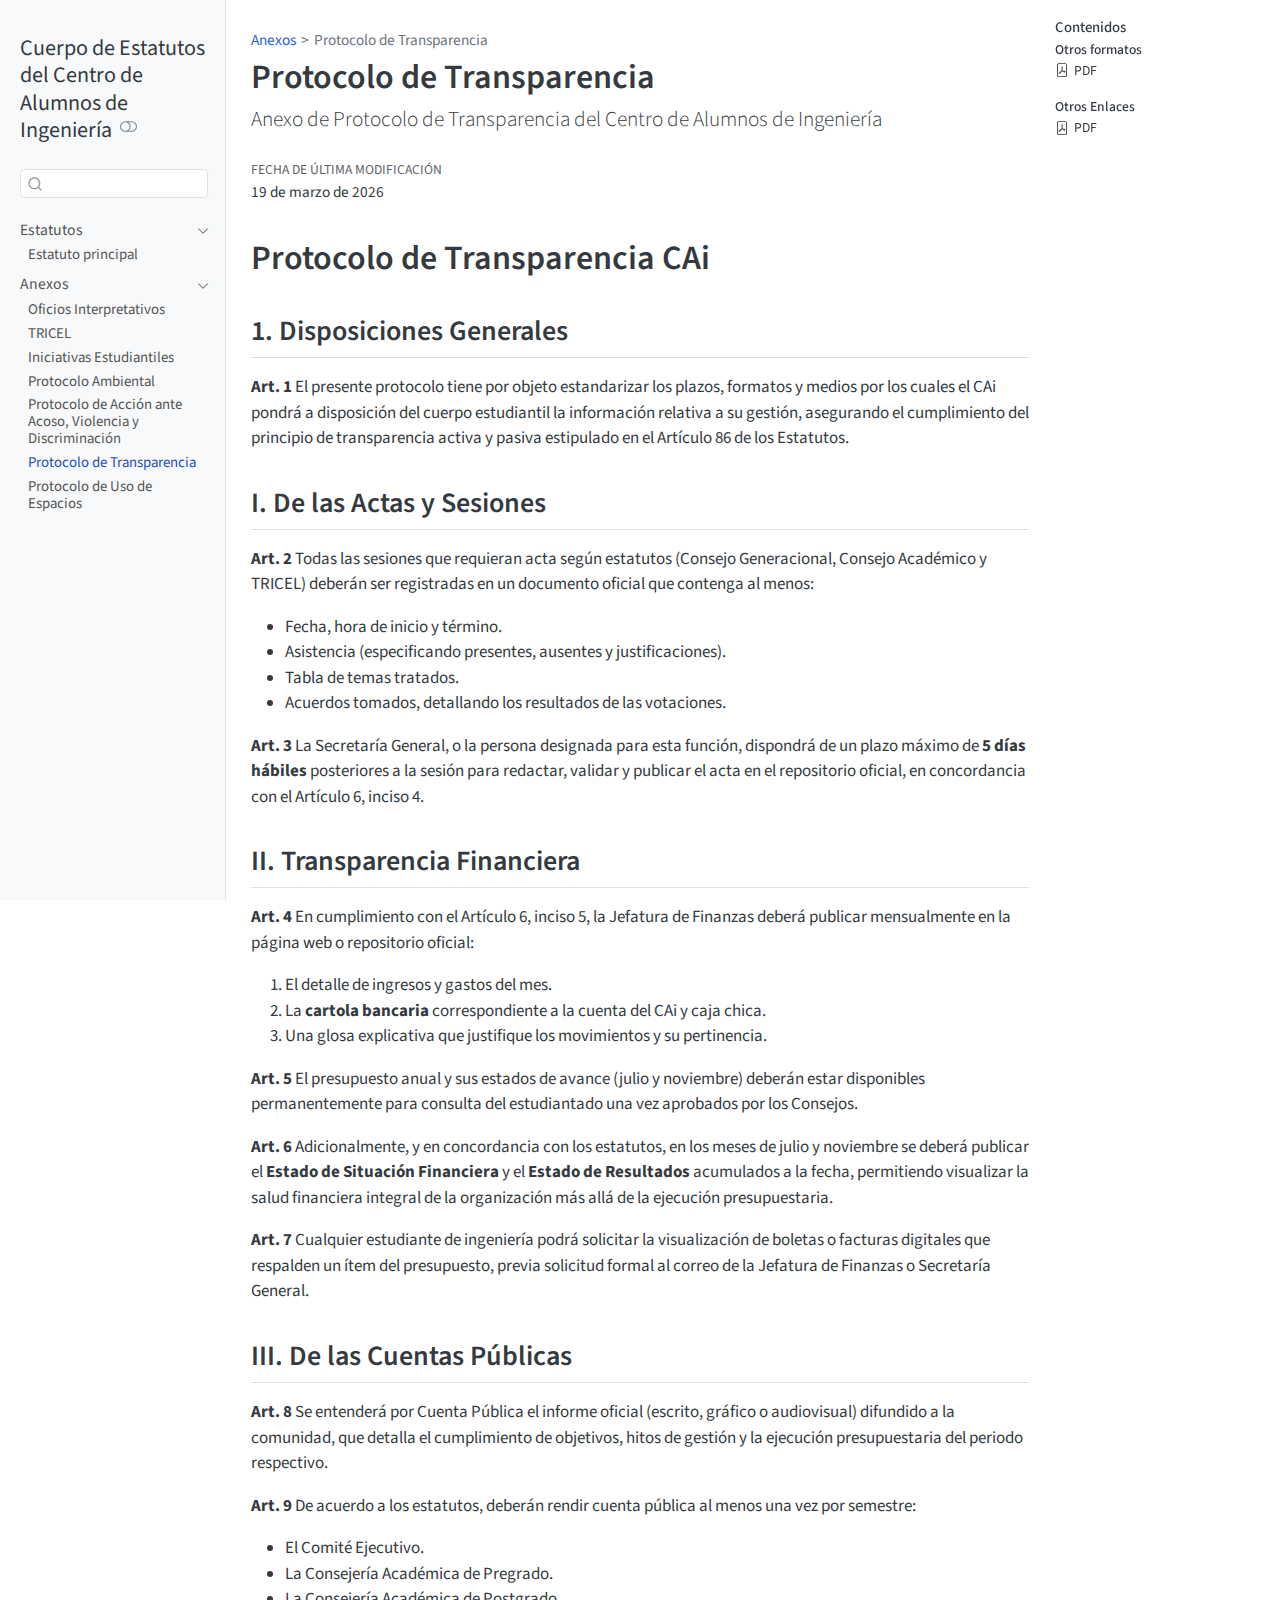
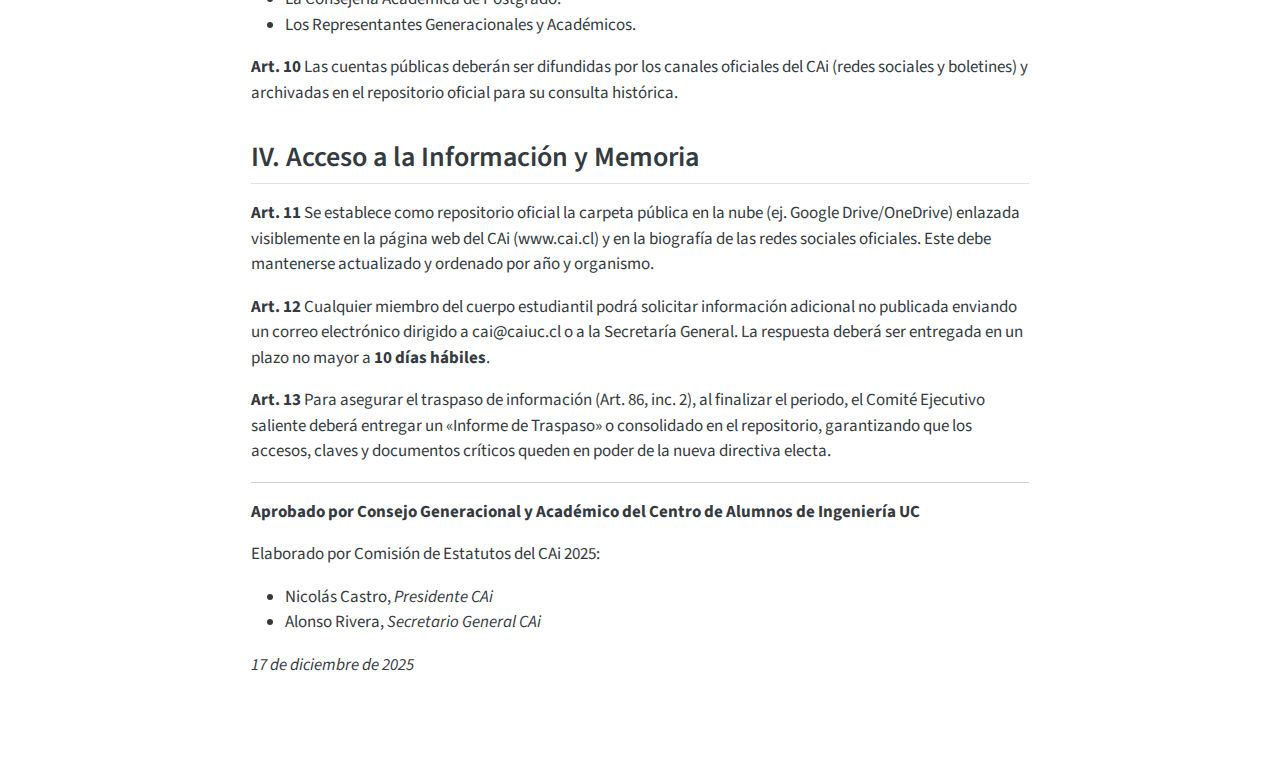
<file: anexos/protocolo-transparencia.html>
<!DOCTYPE html>
<html xmlns="http://www.w3.org/1999/xhtml" lang="es" xml:lang="es"><head>

<meta charset="utf-8">
<meta name="generator" content="quarto-1.9.37">

<meta name="viewport" content="width=device-width, initial-scale=1.0, user-scalable=yes">

<meta name="author" content="Centro de Alumnos de Ingeniería (CAi)">

<title>Protocolo de Transparencia – Cuerpo de Estatutos del Centro de Alumnos de Ingeniería</title>
<style>
/* Default styles provided by pandoc.
** See https://pandoc.org/MANUAL.html#variables-for-html for config info.
*/
code{white-space: pre-wrap;}
span.smallcaps{font-variant: small-caps;}
div.columns{display: flex; gap: min(4vw, 1.5em);}
div.column{flex: auto; overflow-x: auto;}
div.hanging-indent{margin-left: 1.5em; text-indent: -1.5em;}
ul.task-list{list-style: none;}
ul.task-list li input[type="checkbox"] {
  width: 0.8em;
  margin: 0 0.8em 0.2em -1em; /* quarto-specific, see https://github.com/quarto-dev/quarto-cli/issues/4556 */ 
  vertical-align: middle;
}
</style>


<script src="../site_libs/quarto-nav/quarto-nav.js"></script>
<script src="../site_libs/quarto-nav/headroom.min.js"></script>
<script src="../site_libs/clipboard/clipboard.min.js"></script>
<script src="../site_libs/quarto-search/autocomplete.umd.js"></script>
<script src="../site_libs/quarto-search/fuse.min.js"></script>
<script src="../site_libs/quarto-search/quarto-search.js"></script>
<meta name="quarto:offset" content="../">
<script src="../site_libs/quarto-html/quarto.js" type="module"></script>
<script src="../site_libs/quarto-html/tabsets/tabsets.js" type="module"></script>
<script src="../site_libs/quarto-html/popper.min.js"></script>
<script src="../site_libs/quarto-html/tippy.umd.min.js"></script>
<script src="../site_libs/quarto-html/anchor.min.js"></script>
<link href="../site_libs/quarto-html/tippy.css" rel="stylesheet">
<link href="../site_libs/quarto-html/quarto-syntax-highlighting-7f8f88aac4f3542376d5c11b86a4c14d.css" rel="stylesheet" class="quarto-color-scheme" id="quarto-text-highlighting-styles">
<link href="../site_libs/quarto-html/quarto-syntax-highlighting-dark-d0ae9245876894da5ac7e18953ecc5cc.css" rel="stylesheet" class="quarto-color-scheme quarto-color-alternate" id="quarto-text-highlighting-styles">
<link href="../site_libs/quarto-html/quarto-syntax-highlighting-7f8f88aac4f3542376d5c11b86a4c14d.css" rel="stylesheet" class="quarto-color-scheme-extra" id="quarto-text-highlighting-styles">
<script src="../site_libs/bootstrap/bootstrap.min.js"></script>
<link href="../site_libs/bootstrap/bootstrap-icons.css" rel="stylesheet">
<link href="../site_libs/bootstrap/bootstrap-62becda04e0f8c724dc82c5448b4822e.min.css" rel="stylesheet" append-hash="true" class="quarto-color-scheme" id="quarto-bootstrap" data-mode="light">
<link href="../site_libs/bootstrap/bootstrap-dark-2b1251f63bbdc798573383c1c31d21b9.min.css" rel="stylesheet" append-hash="true" class="quarto-color-scheme quarto-color-alternate" id="quarto-bootstrap" data-mode="dark">
<link href="../site_libs/bootstrap/bootstrap-62becda04e0f8c724dc82c5448b4822e.min.css" rel="stylesheet" append-hash="true" class="quarto-color-scheme-extra" id="quarto-bootstrap" data-mode="light">
<script id="quarto-search-options" type="application/json">{
  "location": "sidebar",
  "copy-button": false,
  "collapse-after": 3,
  "panel-placement": "start",
  "type": "textbox",
  "limit": 50,
  "keyboard-shortcut": [
    "f",
    "/",
    "s"
  ],
  "show-item-context": false,
  "language": {
    "search-no-results-text": "No se han encontrado resultados",
    "search-matching-documents-text": "documentos encontrados",
    "search-copy-link-title": "Copiar el enlace en la búsqueda",
    "search-hide-matches-text": "Ocultar resultados adicionales",
    "search-more-match-text": "resultado adicional en este documento",
    "search-more-matches-text": "resultados adicionales en este documento",
    "search-clear-button-title": "Borrar",
    "search-text-placeholder": "",
    "search-detached-cancel-button-title": "Cancelar",
    "search-submit-button-title": "Enviar",
    "search-label": "Buscar"
  }
}</script>


<link rel="stylesheet" href="../styles.css">
</head>

<body class="nav-sidebar docked quarto-light"><script id="quarto-html-before-body" type="application/javascript">
    const toggleBodyColorMode = (bsSheetEl) => {
      const mode = bsSheetEl.getAttribute("data-mode");
      const bodyEl = window.document.querySelector("body");
      if (mode === "dark") {
        bodyEl.classList.add("quarto-dark");
        bodyEl.classList.remove("quarto-light");
      } else {
        bodyEl.classList.add("quarto-light");
        bodyEl.classList.remove("quarto-dark");
      }
    }
    const toggleBodyColorPrimary = () => {
      const bsSheetEl = window.document.querySelector("link#quarto-bootstrap:not([rel=disabled-stylesheet])");
      if (bsSheetEl) {
        toggleBodyColorMode(bsSheetEl);
      }
    }
    const setColorSchemeToggle = (alternate) => {
      const toggles = window.document.querySelectorAll('.quarto-color-scheme-toggle');
      for (let i=0; i < toggles.length; i++) {
        const toggle = toggles[i];
        if (toggle) {
          if (alternate) {
            toggle.classList.add("alternate");
          } else {
            toggle.classList.remove("alternate");
          }
        }
      }
    };
    const toggleColorMode = (alternate) => {
      // Switch the stylesheets
      const primaryStylesheets = window.document.querySelectorAll('link.quarto-color-scheme:not(.quarto-color-alternate)');
      const alternateStylesheets = window.document.querySelectorAll('link.quarto-color-scheme.quarto-color-alternate');
      manageTransitions('#quarto-margin-sidebar .nav-link', false);
      if (alternate) {
        // note: dark is layered on light, we don't disable primary!
        enableStylesheet(alternateStylesheets);
        for (const sheetNode of alternateStylesheets) {
          if (sheetNode.id === "quarto-bootstrap") {
            toggleBodyColorMode(sheetNode);
          }
        }
      } else {
        disableStylesheet(alternateStylesheets);
        enableStylesheet(primaryStylesheets)
        toggleBodyColorPrimary();
      }
      manageTransitions('#quarto-margin-sidebar .nav-link', true);
      // Switch the toggles
      setColorSchemeToggle(alternate)
      // Hack to workaround the fact that safari doesn't
      // properly recolor the scrollbar when toggling (#1455)
      if (navigator.userAgent.indexOf('Safari') > 0 && navigator.userAgent.indexOf('Chrome') == -1) {
        manageTransitions("body", false);
        window.scrollTo(0, 1);
        setTimeout(() => {
          window.scrollTo(0, 0);
          manageTransitions("body", true);
        }, 40);
      }
    }
    const disableStylesheet = (stylesheets) => {
      for (let i=0; i < stylesheets.length; i++) {
        const stylesheet = stylesheets[i];
        stylesheet.rel = 'disabled-stylesheet';
      }
    }
    const enableStylesheet = (stylesheets) => {
      for (let i=0; i < stylesheets.length; i++) {
        const stylesheet = stylesheets[i];
        if(stylesheet.rel !== 'stylesheet') { // for Chrome, which will still FOUC without this check
          stylesheet.rel = 'stylesheet';
        }
      }
    }
    const manageTransitions = (selector, allowTransitions) => {
      const els = window.document.querySelectorAll(selector);
      for (let i=0; i < els.length; i++) {
        const el = els[i];
        if (allowTransitions) {
          el.classList.remove('notransition');
        } else {
          el.classList.add('notransition');
        }
      }
    }
    const isFileUrl = () => {
      return window.location.protocol === 'file:';
    }
    const hasAlternateSentinel = () => {
      let styleSentinel = getColorSchemeSentinel();
      if (styleSentinel !== null) {
        return styleSentinel === "alternate";
      } else {
        return false;
      }
    }
    const setStyleSentinel = (alternate) => {
      const value = alternate ? "alternate" : "default";
      if (!isFileUrl()) {
        window.localStorage.setItem("quarto-color-scheme", value);
      } else {
        localAlternateSentinel = value;
      }
    }
    const getColorSchemeSentinel = () => {
      if (!isFileUrl()) {
        const storageValue = window.localStorage.getItem("quarto-color-scheme");
        return storageValue != null ? storageValue : localAlternateSentinel;
      } else {
        return localAlternateSentinel;
      }
    }
    const toggleGiscusIfUsed = (isAlternate, darkModeDefault) => {
      const baseTheme = document.querySelector('#giscus-base-theme')?.value ?? 'light';
      const alternateTheme = document.querySelector('#giscus-alt-theme')?.value ?? 'dark';
      let newTheme = '';
      if(authorPrefersDark) {
        newTheme = isAlternate ? baseTheme : alternateTheme;
      } else {
        newTheme = isAlternate ? alternateTheme : baseTheme;
      }
      const changeGiscusTheme = () => {
        // From: https://github.com/giscus/giscus/issues/336
        const sendMessage = (message) => {
          const iframe = document.querySelector('iframe.giscus-frame');
          if (!iframe) return;
          iframe.contentWindow.postMessage({ giscus: message }, 'https://giscus.app');
        }
        sendMessage({
          setConfig: {
            theme: newTheme
          }
        });
      }
      const isGiscussLoaded = window.document.querySelector('iframe.giscus-frame') !== null;
      if (isGiscussLoaded) {
        changeGiscusTheme();
      }
    };
    const authorPrefersDark = false;
    const darkModeDefault = authorPrefersDark;
      document.querySelector('link#quarto-text-highlighting-styles.quarto-color-scheme-extra').rel = 'disabled-stylesheet';
      document.querySelector('link#quarto-bootstrap.quarto-color-scheme-extra').rel = 'disabled-stylesheet';
    let localAlternateSentinel = darkModeDefault ? 'alternate' : 'default';
    // Dark / light mode switch
    window.quartoToggleColorScheme = () => {
      // Read the current dark / light value
      let toAlternate = !hasAlternateSentinel();
      toggleColorMode(toAlternate);
      setStyleSentinel(toAlternate);
      toggleGiscusIfUsed(toAlternate, darkModeDefault);
      window.dispatchEvent(new Event('resize'));
    };
    // Switch to dark mode if need be
    if (hasAlternateSentinel()) {
      toggleColorMode(true);
    } else {
      toggleColorMode(false);
    }
  </script>

<div id="quarto-search-results"></div>
  <header id="quarto-header" class="headroom fixed-top">
  <nav class="quarto-secondary-nav">
    <div class="container-fluid d-flex">
      <button type="button" class="quarto-btn-toggle btn" data-bs-toggle="collapse" role="button" data-bs-target=".quarto-sidebar-collapse-item" aria-controls="quarto-sidebar" aria-expanded="false" aria-label="Alternar barra lateral" onclick="if (window.quartoToggleHeadroom) { window.quartoToggleHeadroom(); }">
        <i class="bi bi-layout-text-sidebar-reverse"></i>
      </button>
        <nav class="quarto-page-breadcrumbs" aria-label="breadcrumb"><ol class="breadcrumb"><li class="breadcrumb-item"><a href="../anexos/oficios-interpretativos.html">Anexos</a></li><li class="breadcrumb-item"><a href="../anexos/protocolo-transparencia.html">Protocolo de Transparencia</a></li></ol></nav>
        <a class="flex-grow-1" role="navigation" data-bs-toggle="collapse" data-bs-target=".quarto-sidebar-collapse-item" aria-controls="quarto-sidebar" aria-expanded="false" aria-label="Alternar barra lateral" onclick="if (window.quartoToggleHeadroom) { window.quartoToggleHeadroom(); }">      
        </a>
      <button type="button" class="btn quarto-search-button" aria-label="Buscar" onclick="window.quartoOpenSearch();">
        <i class="bi bi-search"></i>
      </button>
    </div>
  </nav>
</header>
<!-- content -->
<div id="quarto-content" class="quarto-container page-columns page-rows-contents page-layout-article">
<!-- sidebar -->
  <nav id="quarto-sidebar" class="sidebar collapse collapse-horizontal quarto-sidebar-collapse-item sidebar-navigation docked overflow-auto">
    <div class="pt-lg-2 mt-2 text-left sidebar-header">
    <div class="sidebar-title mb-0 py-0">
      <a href="../">Cuerpo de Estatutos del Centro de Alumnos de Ingeniería</a> 
        <div class="sidebar-tools-main">
  <a href="" class="quarto-color-scheme-toggle quarto-navigation-tool  px-1" onclick="window.quartoToggleColorScheme(); return false;" title="Alternar modo oscuro"><i class="bi"></i></a>
</div>
    </div>
      </div>
        <div class="mt-2 flex-shrink-0 align-items-center">
        <div class="sidebar-search">
        <div id="quarto-search" class="" title="Buscar"></div>
        </div>
        </div>
    <div class="sidebar-menu-container"> 
    <ul class="list-unstyled mt-1">
        <li class="sidebar-item sidebar-item-section">
      <div class="sidebar-item-container"> 
            <a class="sidebar-item-text sidebar-link text-start" data-bs-toggle="collapse" data-bs-target="#quarto-sidebar-section-1" role="navigation" aria-expanded="true">
 <span class="menu-text">Estatutos</span></a>
          <a class="sidebar-item-toggle text-start" data-bs-toggle="collapse" data-bs-target="#quarto-sidebar-section-1" role="navigation" aria-expanded="true" aria-label="Alternar sección">
            <i class="bi bi-chevron-right ms-2"></i>
          </a> 
      </div>
      <ul id="quarto-sidebar-section-1" class="collapse list-unstyled sidebar-section depth1 show">  
          <li class="sidebar-item">
  <div class="sidebar-item-container"> 
  <a href="../index.html" class="sidebar-item-text sidebar-link">
 <span class="menu-text">Estatuto principal</span></a>
  </div>
</li>
      </ul>
  </li>
        <li class="sidebar-item sidebar-item-section">
      <div class="sidebar-item-container"> 
            <a class="sidebar-item-text sidebar-link text-start" data-bs-toggle="collapse" data-bs-target="#quarto-sidebar-section-2" role="navigation" aria-expanded="true">
 <span class="menu-text">Anexos</span></a>
          <a class="sidebar-item-toggle text-start" data-bs-toggle="collapse" data-bs-target="#quarto-sidebar-section-2" role="navigation" aria-expanded="true" aria-label="Alternar sección">
            <i class="bi bi-chevron-right ms-2"></i>
          </a> 
      </div>
      <ul id="quarto-sidebar-section-2" class="collapse list-unstyled sidebar-section depth1 show">  
          <li class="sidebar-item">
  <div class="sidebar-item-container"> 
  <a href="../anexos/oficios-interpretativos.html" class="sidebar-item-text sidebar-link">
 <span class="menu-text">Oficios Interpretativos</span></a>
  </div>
</li>
          <li class="sidebar-item">
  <div class="sidebar-item-container"> 
  <a href="../anexos/tricel.qmd.html" class="sidebar-item-text sidebar-link">
 <span class="menu-text">TRICEL</span></a>
  </div>
</li>
          <li class="sidebar-item">
  <div class="sidebar-item-container"> 
  <a href="../anexos/iniciativas.html" class="sidebar-item-text sidebar-link">
 <span class="menu-text">Iniciativas Estudiantiles</span></a>
  </div>
</li>
          <li class="sidebar-item">
  <div class="sidebar-item-container"> 
  <a href="../anexos/protocoloambiental.html" class="sidebar-item-text sidebar-link">
 <span class="menu-text">Protocolo Ambiental</span></a>
  </div>
</li>
          <li class="sidebar-item">
  <div class="sidebar-item-container"> 
  <a href="../anexos/protocolo-acoso.html" class="sidebar-item-text sidebar-link">
 <span class="menu-text">Protocolo de Acción ante Acoso, Violencia y Discriminación</span></a>
  </div>
</li>
          <li class="sidebar-item">
  <div class="sidebar-item-container"> 
  <a href="../anexos/protocolo-transparencia.html" class="sidebar-item-text sidebar-link active">
 <span class="menu-text">Protocolo de Transparencia</span></a>
  </div>
</li>
          <li class="sidebar-item">
  <div class="sidebar-item-container"> 
  <a href="../anexos/protocolo-espacios.html" class="sidebar-item-text sidebar-link">
 <span class="menu-text">Protocolo de Uso de Espacios</span></a>
  </div>
</li>
      </ul>
  </li>
    </ul>
    </div>
</nav>
<div id="quarto-sidebar-glass" class="quarto-sidebar-collapse-item" data-bs-toggle="collapse" data-bs-target=".quarto-sidebar-collapse-item"></div>
<!-- margin-sidebar -->
    <div id="quarto-margin-sidebar" class="sidebar margin-sidebar">
        <nav id="TOC" role="doc-toc" class="toc-active">
    <h2 id="toc-title">Contenidos</h2>
   
  <ul class="collapse">
  <li><a href="#protocolo-de-transparencia-cai" id="toc-protocolo-de-transparencia-cai" class="nav-link active" data-scroll-target="#protocolo-de-transparencia-cai">Protocolo de Transparencia CAi</a>
  <ul class="collapse">
  <li><a href="#disposiciones-generales" id="toc-disposiciones-generales" class="nav-link" data-scroll-target="#disposiciones-generales">1. Disposiciones Generales</a></li>
  <li><a href="#i.-de-las-actas-y-sesiones" id="toc-i.-de-las-actas-y-sesiones" class="nav-link" data-scroll-target="#i.-de-las-actas-y-sesiones">I. De las Actas y Sesiones</a></li>
  <li><a href="#ii.-transparencia-financiera" id="toc-ii.-transparencia-financiera" class="nav-link" data-scroll-target="#ii.-transparencia-financiera">II. Transparencia Financiera</a></li>
  <li><a href="#iii.-de-las-cuentas-públicas" id="toc-iii.-de-las-cuentas-públicas" class="nav-link" data-scroll-target="#iii.-de-las-cuentas-públicas">III. De las Cuentas Públicas</a></li>
  <li><a href="#iv.-acceso-a-la-información-y-memoria" id="toc-iv.-acceso-a-la-información-y-memoria" class="nav-link" data-scroll-target="#iv.-acceso-a-la-información-y-memoria">IV. Acceso a la Información y Memoria</a></li>
  </ul></li>
  </ul>
<div class="quarto-alternate-formats"><h2>Otros formatos</h2><ul><li><a href="protocolo-transparencia.pdf"><i class="bi bi-file-pdf"></i>PDF</a></li></ul></div><div class="quarto-other-links"><h2>Otros Enlaces</h2><ul><li><a href="protocolo-transparencia.pdf"><i class="bi bi-file-pdf"></i>PDF</a></li></ul></div></nav>
    </div>
<!-- main -->
<main class="content" id="quarto-document-content">


<header id="title-block-header" class="quarto-title-block default"><nav class="quarto-page-breadcrumbs quarto-title-breadcrumbs d-none d-lg-block" aria-label="breadcrumb"><ol class="breadcrumb"><li class="breadcrumb-item"><a href="../anexos/oficios-interpretativos.html">Anexos</a></li><li class="breadcrumb-item"><a href="../anexos/protocolo-transparencia.html">Protocolo de Transparencia</a></li></ol></nav>
<div class="quarto-title">
<h1 class="title">Protocolo de Transparencia</h1>
<p class="subtitle lead">Anexo de Protocolo de Transparencia del Centro de Alumnos de Ingeniería</p>
</div>



<div class="quarto-title-meta">

    
  
    <div>
    <div class="quarto-title-meta-heading">Fecha de última modificación</div>
    <div class="quarto-title-meta-contents">
      <p class="date-modified">19 de marzo de 2026</p>
    </div>
  </div>
    
  </div>
  


</header>


<section id="protocolo-de-transparencia-cai" class="level1">
<h1>Protocolo de Transparencia CAi</h1>
<section id="disposiciones-generales" class="level2">
<h2 class="anchored" data-anchor-id="disposiciones-generales">1. Disposiciones Generales</h2>
<p><strong>Art. 1</strong> El presente protocolo tiene por objeto estandarizar los plazos, formatos y medios por los cuales el CAi pondrá a disposición del cuerpo estudiantil la información relativa a su gestión, asegurando el cumplimiento del principio de transparencia activa y pasiva estipulado en el Artículo 86 de los Estatutos.</p>
</section>
<section id="i.-de-las-actas-y-sesiones" class="level2">
<h2 class="anchored" data-anchor-id="i.-de-las-actas-y-sesiones">I. De las Actas y Sesiones</h2>
<p><strong>Art. 2</strong> Todas las sesiones que requieran acta según estatutos (Consejo Generacional, Consejo Académico y TRICEL) deberán ser registradas en un documento oficial que contenga al menos:</p>
<ul>
<li>Fecha, hora de inicio y término.</li>
<li>Asistencia (especificando presentes, ausentes y justificaciones).</li>
<li>Tabla de temas tratados.</li>
<li>Acuerdos tomados, detallando los resultados de las votaciones.</li>
</ul>
<p><strong>Art. 3</strong> La Secretaría General, o la persona designada para esta función, dispondrá de un plazo máximo de <strong>5 días hábiles</strong> posteriores a la sesión para redactar, validar y publicar el acta en el repositorio oficial, en concordancia con el Artículo 6, inciso 4.</p>
</section>
<section id="ii.-transparencia-financiera" class="level2">
<h2 class="anchored" data-anchor-id="ii.-transparencia-financiera">II. Transparencia Financiera</h2>
<p><strong>Art. 4</strong> En cumplimiento con el Artículo 6, inciso 5, la Jefatura de Finanzas deberá publicar mensualmente en la página web o repositorio oficial:</p>
<ol type="1">
<li>El detalle de ingresos y gastos del mes.</li>
<li>La <strong>cartola bancaria</strong> correspondiente a la cuenta del CAi y caja chica.</li>
<li>Una glosa explicativa que justifique los movimientos y su pertinencia.</li>
</ol>
<p><strong>Art. 5</strong> El presupuesto anual y sus estados de avance (julio y noviembre) deberán estar disponibles permanentemente para consulta del estudiantado una vez aprobados por los Consejos.</p>
<p><strong>Art. 6</strong> Adicionalmente, y en concordancia con los estatutos, en los meses de julio y noviembre se deberá publicar el <strong>Estado de Situación Financiera</strong> y el <strong>Estado de Resultados</strong> acumulados a la fecha, permitiendo visualizar la salud financiera integral de la organización más allá de la ejecución presupuestaria.</p>
<p><strong>Art. 7</strong> Cualquier estudiante de ingeniería podrá solicitar la visualización de boletas o facturas digitales que respalden un ítem del presupuesto, previa solicitud formal al correo de la Jefatura de Finanzas o Secretaría General.</p>
</section>
<section id="iii.-de-las-cuentas-públicas" class="level2">
<h2 class="anchored" data-anchor-id="iii.-de-las-cuentas-públicas">III. De las Cuentas Públicas</h2>
<p><strong>Art. 8</strong> Se entenderá por Cuenta Pública el informe oficial (escrito, gráfico o audiovisual) difundido a la comunidad, que detalla el cumplimiento de objetivos, hitos de gestión y la ejecución presupuestaria del periodo respectivo.</p>
<p><strong>Art. 9</strong> De acuerdo a los estatutos, deberán rendir cuenta pública al menos una vez por semestre:</p>
<ul>
<li>El Comité Ejecutivo.</li>
<li>La Consejería Académica de Pregrado.</li>
<li>La Consejería Académica de Postgrado.</li>
<li>Los Representantes Generacionales y Académicos.</li>
</ul>
<p><strong>Art. 10</strong> Las cuentas públicas deberán ser difundidas por los canales oficiales del CAi (redes sociales y boletines) y archivadas en el repositorio oficial para su consulta histórica.</p>
</section>
<section id="iv.-acceso-a-la-información-y-memoria" class="level2">
<h2 class="anchored" data-anchor-id="iv.-acceso-a-la-información-y-memoria">IV. Acceso a la Información y Memoria</h2>
<p><strong>Art. 11</strong> Se establece como repositorio oficial la carpeta pública en la nube (ej. Google Drive/OneDrive) enlazada visiblemente en la página web del CAi (www.cai.cl) y en la biografía de las redes sociales oficiales. Este debe mantenerse actualizado y ordenado por año y organismo.</p>
<p><strong>Art. 12</strong> Cualquier miembro del cuerpo estudiantil podrá solicitar información adicional no publicada enviando un correo electrónico dirigido a cai@caiuc.cl o a la Secretaría General. La respuesta deberá ser entregada en un plazo no mayor a <strong>10 días hábiles</strong>.</p>
<p><strong>Art. 13</strong> Para asegurar el traspaso de información (Art. 86, inc. 2), al finalizar el periodo, el Comité Ejecutivo saliente deberá entregar un «Informe de Traspaso» o consolidado en el repositorio, garantizando que los accesos, claves y documentos críticos queden en poder de la nueva directiva electa.</p>
<hr>
<p><strong>Aprobado por Consejo Generacional y Académico del Centro de Alumnos de Ingeniería UC</strong></p>
<p>Elaborado por Comisión de Estatutos del CAi 2025:</p>
<ul>
<li>Nicolás Castro, <em>Presidente CAi</em></li>
<li>Alonso Rivera, <em>Secretario General CAi</em></li>
</ul>
<p><em>17 de diciembre de 2025</em></p>


</section>
</section>

</main> <!-- /main -->
<script id="quarto-html-after-body" type="application/javascript">
  window.document.addEventListener("DOMContentLoaded", function (event) {
    // Ensure there is a toggle, if there isn't float one in the top right
    if (window.document.querySelector('.quarto-color-scheme-toggle') === null) {
      const a = window.document.createElement('a');
      a.classList.add('top-right');
      a.classList.add('quarto-color-scheme-toggle');
      a.href = "";
      a.onclick = function() { try { window.quartoToggleColorScheme(); } catch {} return false; };
      const i = window.document.createElement("i");
      i.classList.add('bi');
      a.appendChild(i);
      window.document.body.appendChild(a);
    }
    setColorSchemeToggle(hasAlternateSentinel())
    const icon = "";
    const anchorJS = new window.AnchorJS();
    anchorJS.options = {
      placement: 'right',
      icon: icon
    };
    anchorJS.add('.anchored');
    const isCodeAnnotation = (el) => {
      for (const clz of el.classList) {
        if (clz.startsWith('code-annotation-')) {                     
          return true;
        }
      }
      return false;
    }
    const onCopySuccess = function(e) {
      // button target
      const button = e.trigger;
      // don't keep focus
      button.blur();
      // flash "checked"
      button.classList.add('code-copy-button-checked');
      var currentTitle = button.getAttribute("title");
      button.setAttribute("title", "Copiado");
      let tooltip;
      if (window.bootstrap) {
        button.setAttribute("data-bs-toggle", "tooltip");
        button.setAttribute("data-bs-placement", "left");
        button.setAttribute("data-bs-title", "Copiado");
        tooltip = new bootstrap.Tooltip(button, 
          { trigger: "manual", 
            customClass: "code-copy-button-tooltip",
            offset: [0, -8]});
        tooltip.show();    
      }
      setTimeout(function() {
        if (tooltip) {
          tooltip.hide();
          button.removeAttribute("data-bs-title");
          button.removeAttribute("data-bs-toggle");
          button.removeAttribute("data-bs-placement");
        }
        button.setAttribute("title", currentTitle);
        button.classList.remove('code-copy-button-checked');
      }, 1000);
      // clear code selection
      e.clearSelection();
    }
    const getTextToCopy = function(trigger) {
      const outerScaffold = trigger.parentElement.cloneNode(true);
      const codeEl = outerScaffold.querySelector('code');
      for (const childEl of codeEl.children) {
        if (isCodeAnnotation(childEl)) {
          childEl.remove();
        }
      }
      return codeEl.innerText;
    }
    const clipboard = new window.ClipboardJS('.code-copy-button:not([data-in-quarto-modal])', {
      text: getTextToCopy
    });
    clipboard.on('success', onCopySuccess);
    if (window.document.getElementById('quarto-embedded-source-code-modal')) {
      const clipboardModal = new window.ClipboardJS('.code-copy-button[data-in-quarto-modal]', {
        text: getTextToCopy,
        container: window.document.getElementById('quarto-embedded-source-code-modal')
      });
      clipboardModal.on('success', onCopySuccess);
    }
      var localhostRegex = new RegExp(/^(?:http|https):\/\/localhost\:?[0-9]*\//);
      var mailtoRegex = new RegExp(/^mailto:/);
        var filterRegex = new RegExp("https:\/\/estatutos\.cai\.cl");
      var isInternal = (href) => {
          return filterRegex.test(href) || localhostRegex.test(href) || mailtoRegex.test(href);
      }
      // Inspect non-navigation links and adorn them if external
     var links = window.document.querySelectorAll('a[href]:not(.nav-link):not(.navbar-brand):not(.toc-action):not(.sidebar-link):not(.sidebar-item-toggle):not(.pagination-link):not(.no-external):not([aria-hidden]):not(.dropdown-item):not(.quarto-navigation-tool):not(.about-link)');
      for (var i=0; i<links.length; i++) {
        const link = links[i];
        if (!isInternal(link.href)) {
          // undo the damage that might have been done by quarto-nav.js in the case of
          // links that we want to consider external
          if (link.dataset.originalHref !== undefined) {
            link.href = link.dataset.originalHref;
          }
        }
      }
    function tippyHover(el, contentFn, onTriggerFn, onUntriggerFn) {
      const config = {
        allowHTML: true,
        maxWidth: 500,
        delay: 100,
        arrow: false,
        appendTo: function(el) {
            return el.parentElement;
        },
        interactive: true,
        interactiveBorder: 10,
        theme: 'quarto',
        placement: 'bottom-start',
      };
      if (contentFn) {
        config.content = contentFn;
      }
      if (onTriggerFn) {
        config.onTrigger = onTriggerFn;
      }
      if (onUntriggerFn) {
        config.onUntrigger = onUntriggerFn;
      }
      window.tippy(el, config); 
    }
    const noterefs = window.document.querySelectorAll('a[role="doc-noteref"]');
    for (var i=0; i<noterefs.length; i++) {
      const ref = noterefs[i];
      tippyHover(ref, function() {
        // use id or data attribute instead here
        let href = ref.getAttribute('data-footnote-href') || ref.getAttribute('href');
        try { href = new URL(href).hash; } catch {}
        const id = href.replace(/^#\/?/, "");
        const note = window.document.getElementById(id);
        if (note) {
          return note.innerHTML;
        } else {
          return "";
        }
      });
    }
    const xrefs = window.document.querySelectorAll('a.quarto-xref');
    const processXRef = (id, note) => {
      // Strip column container classes
      const stripColumnClz = (el) => {
        el.classList.remove("page-full", "page-columns");
        if (el.children) {
          for (const child of el.children) {
            stripColumnClz(child);
          }
        }
      }
      stripColumnClz(note)
      if (id === null || id.startsWith('sec-')) {
        // Special case sections, only their first couple elements
        const container = document.createElement("div");
        if (note.children && note.children.length > 2) {
          container.appendChild(note.children[0].cloneNode(true));
          for (let i = 1; i < note.children.length; i++) {
            const child = note.children[i];
            if (child.tagName === "P" && child.innerText === "") {
              continue;
            } else {
              container.appendChild(child.cloneNode(true));
              break;
            }
          }
          if (window.Quarto?.typesetMath) {
            window.Quarto.typesetMath(container);
          }
          return container.innerHTML
        } else {
          if (window.Quarto?.typesetMath) {
            window.Quarto.typesetMath(note);
          }
          return note.innerHTML;
        }
      } else {
        // Remove any anchor links if they are present
        const anchorLink = note.querySelector('a.anchorjs-link');
        if (anchorLink) {
          anchorLink.remove();
        }
        if (window.Quarto?.typesetMath) {
          window.Quarto.typesetMath(note);
        }
        if (note.classList.contains("callout")) {
          return note.outerHTML;
        } else {
          return note.innerHTML;
        }
      }
    }
    for (var i=0; i<xrefs.length; i++) {
      const xref = xrefs[i];
      tippyHover(xref, undefined, function(instance) {
        instance.disable();
        let url = xref.getAttribute('href');
        let hash = undefined; 
        if (url.startsWith('#')) {
          hash = url;
        } else {
          try { hash = new URL(url).hash; } catch {}
        }
        if (hash) {
          const id = hash.replace(/^#\/?/, "");
          const note = window.document.getElementById(id);
          if (note !== null) {
            try {
              const html = processXRef(id, note.cloneNode(true));
              instance.setContent(html);
            } finally {
              instance.enable();
              instance.show();
            }
          } else {
            // See if we can fetch this
            fetch(url.split('#')[0])
            .then(res => res.text())
            .then(html => {
              const parser = new DOMParser();
              const htmlDoc = parser.parseFromString(html, "text/html");
              const note = htmlDoc.getElementById(id);
              if (note !== null) {
                const html = processXRef(id, note);
                instance.setContent(html);
              } 
            }).finally(() => {
              instance.enable();
              instance.show();
            });
          }
        } else {
          // See if we can fetch a full url (with no hash to target)
          // This is a special case and we should probably do some content thinning / targeting
          fetch(url)
          .then(res => res.text())
          .then(html => {
            const parser = new DOMParser();
            const htmlDoc = parser.parseFromString(html, "text/html");
            const note = htmlDoc.querySelector('main.content');
            if (note !== null) {
              // This should only happen for chapter cross references
              // (since there is no id in the URL)
              // remove the first header
              if (note.children.length > 0 && note.children[0].tagName === "HEADER") {
                note.children[0].remove();
              }
              const html = processXRef(null, note);
              instance.setContent(html);
            } 
          }).finally(() => {
            instance.enable();
            instance.show();
          });
        }
      }, function(instance) {
      });
    }
        let selectedAnnoteEl;
        const selectorForAnnotation = ( cell, annotation) => {
          let cellAttr = 'data-code-cell="' + cell + '"';
          let lineAttr = 'data-code-annotation="' +  annotation + '"';
          const selector = 'span[' + cellAttr + '][' + lineAttr + ']';
          return selector;
        }
        const selectCodeLines = (annoteEl) => {
          const doc = window.document;
          const targetCell = annoteEl.getAttribute("data-target-cell");
          const targetAnnotation = annoteEl.getAttribute("data-target-annotation");
          const annoteSpan = window.document.querySelector(selectorForAnnotation(targetCell, targetAnnotation));
          const lines = annoteSpan.getAttribute("data-code-lines").split(",");
          const lineIds = lines.map((line) => {
            return targetCell + "-" + line;
          })
          let top = null;
          let height = null;
          let parent = null;
          if (lineIds.length > 0) {
              //compute the position of the single el (top and bottom and make a div)
              const el = window.document.getElementById(lineIds[0]);
              top = el.offsetTop;
              height = el.offsetHeight;
              parent = el.parentElement.parentElement;
            if (lineIds.length > 1) {
              const lastEl = window.document.getElementById(lineIds[lineIds.length - 1]);
              const bottom = lastEl.offsetTop + lastEl.offsetHeight;
              height = bottom - top;
            }
            if (top !== null && height !== null && parent !== null) {
              // cook up a div (if necessary) and position it 
              let div = window.document.getElementById("code-annotation-line-highlight");
              if (div === null) {
                div = window.document.createElement("div");
                div.setAttribute("id", "code-annotation-line-highlight");
                div.style.position = 'absolute';
                parent.appendChild(div);
              }
              div.style.top = top - 2 + "px";
              div.style.height = height + 4 + "px";
              div.style.left = 0;
              let gutterDiv = window.document.getElementById("code-annotation-line-highlight-gutter");
              if (gutterDiv === null) {
                gutterDiv = window.document.createElement("div");
                gutterDiv.setAttribute("id", "code-annotation-line-highlight-gutter");
                gutterDiv.style.position = 'absolute';
                const codeCell = window.document.getElementById(targetCell);
                const gutter = codeCell.querySelector('.code-annotation-gutter');
                gutter.appendChild(gutterDiv);
              }
              gutterDiv.style.top = top - 2 + "px";
              gutterDiv.style.height = height + 4 + "px";
            }
            selectedAnnoteEl = annoteEl;
          }
        };
        const unselectCodeLines = () => {
          const elementsIds = ["code-annotation-line-highlight", "code-annotation-line-highlight-gutter"];
          elementsIds.forEach((elId) => {
            const div = window.document.getElementById(elId);
            if (div) {
              div.remove();
            }
          });
          selectedAnnoteEl = undefined;
        };
          // Handle positioning of the toggle
      window.addEventListener(
        "resize",
        throttle(() => {
          elRect = undefined;
          if (selectedAnnoteEl) {
            selectCodeLines(selectedAnnoteEl);
          }
        }, 10)
      );
      function throttle(fn, ms) {
      let throttle = false;
      let timer;
        return (...args) => {
          if(!throttle) { // first call gets through
              fn.apply(this, args);
              throttle = true;
          } else { // all the others get throttled
              if(timer) clearTimeout(timer); // cancel #2
              timer = setTimeout(() => {
                fn.apply(this, args);
                timer = throttle = false;
              }, ms);
          }
        };
      }
        // Attach click handler to the DT
        const annoteDls = window.document.querySelectorAll('dt[data-target-cell]');
        for (const annoteDlNode of annoteDls) {
          annoteDlNode.addEventListener('click', (event) => {
            const clickedEl = event.target;
            if (clickedEl !== selectedAnnoteEl) {
              unselectCodeLines();
              const activeEl = window.document.querySelector('dt[data-target-cell].code-annotation-active');
              if (activeEl) {
                activeEl.classList.remove('code-annotation-active');
              }
              selectCodeLines(clickedEl);
              clickedEl.classList.add('code-annotation-active');
            } else {
              // Unselect the line
              unselectCodeLines();
              clickedEl.classList.remove('code-annotation-active');
            }
          });
        }
    const findCites = (el) => {
      const parentEl = el.parentElement;
      if (parentEl) {
        const cites = parentEl.dataset.cites;
        if (cites) {
          return {
            el,
            cites: cites.split(' ')
          };
        } else {
          return findCites(el.parentElement)
        }
      } else {
        return undefined;
      }
    };
    var bibliorefs = window.document.querySelectorAll('a[role="doc-biblioref"]');
    for (var i=0; i<bibliorefs.length; i++) {
      const ref = bibliorefs[i];
      const citeInfo = findCites(ref);
      if (citeInfo) {
        tippyHover(citeInfo.el, function() {
          var popup = window.document.createElement('div');
          citeInfo.cites.forEach(function(cite) {
            var citeDiv = window.document.createElement('div');
            citeDiv.classList.add('hanging-indent');
            citeDiv.classList.add('csl-entry');
            var biblioDiv = window.document.getElementById('ref-' + cite);
            if (biblioDiv) {
              citeDiv.innerHTML = biblioDiv.innerHTML;
            }
            popup.appendChild(citeDiv);
          });
          return popup.innerHTML;
        });
      }
    }
  });
  </script>
</div> <!-- /content -->




</body></html>
</file>
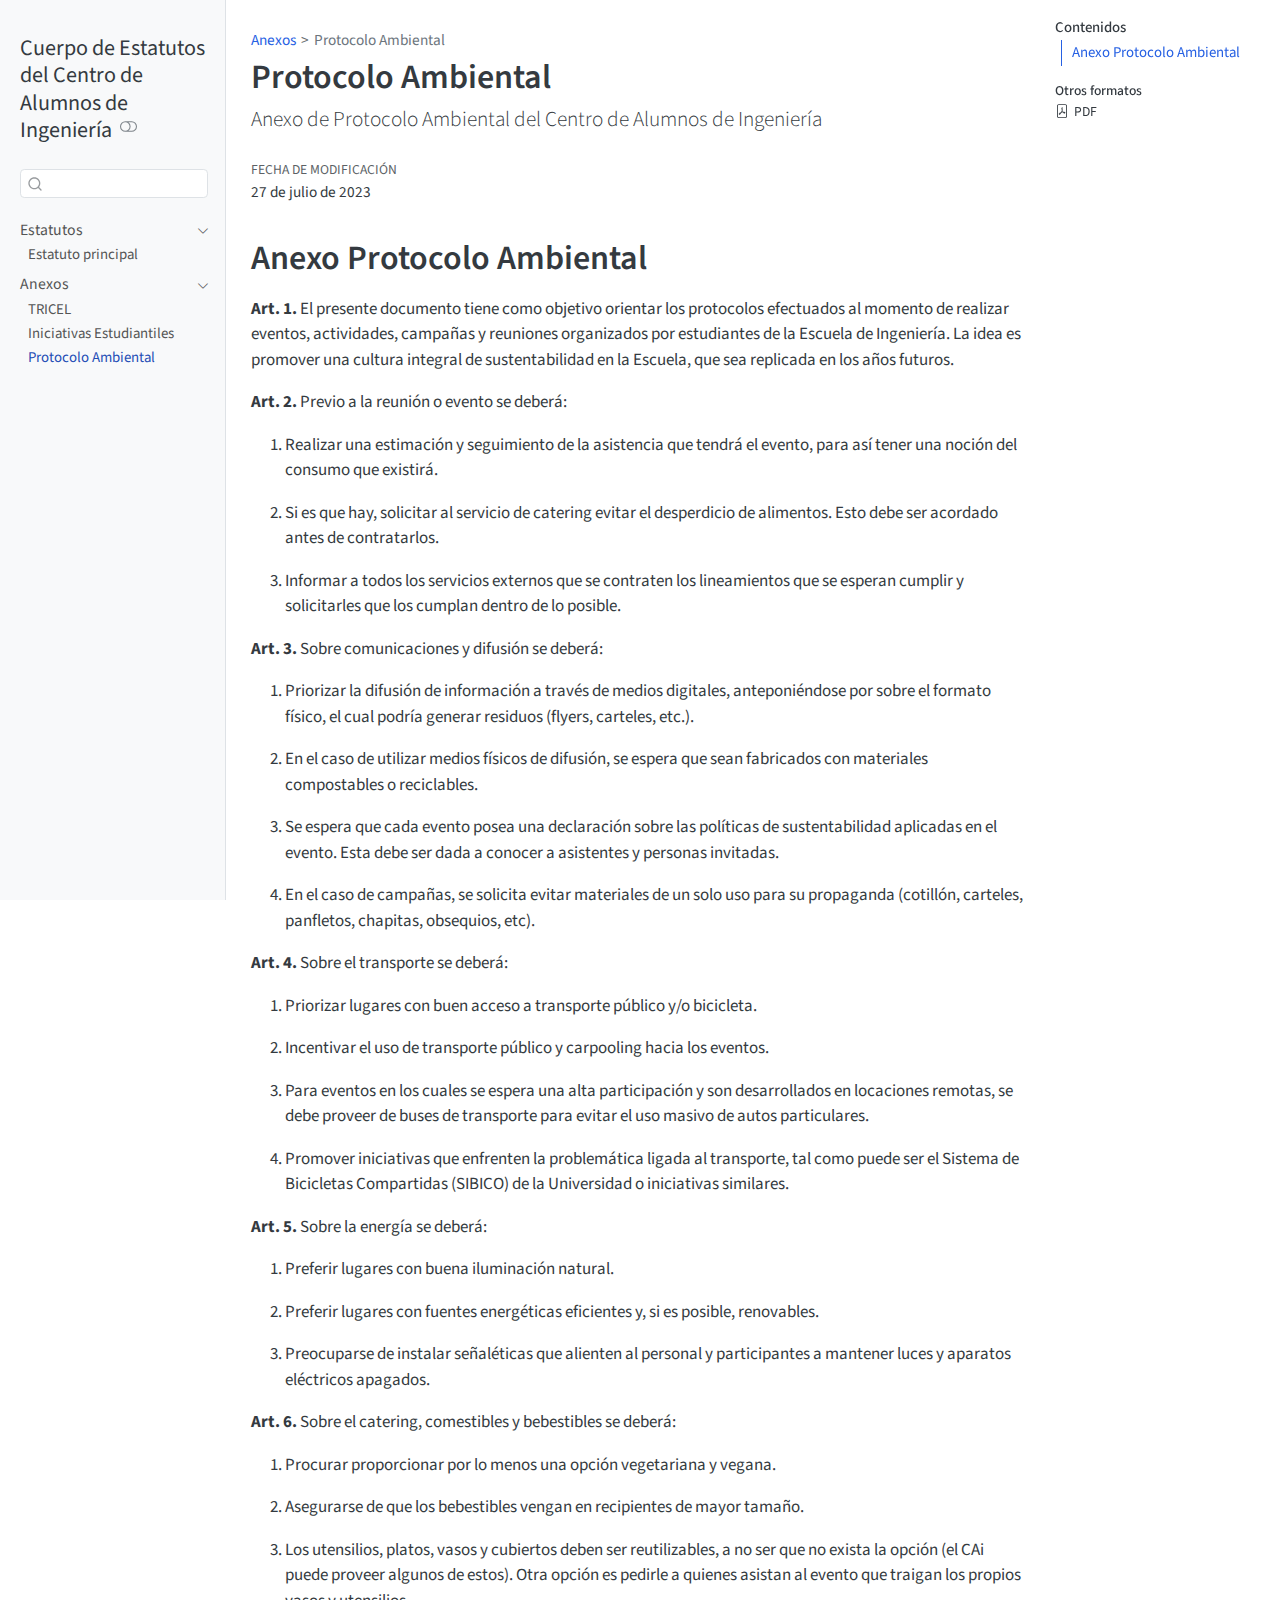
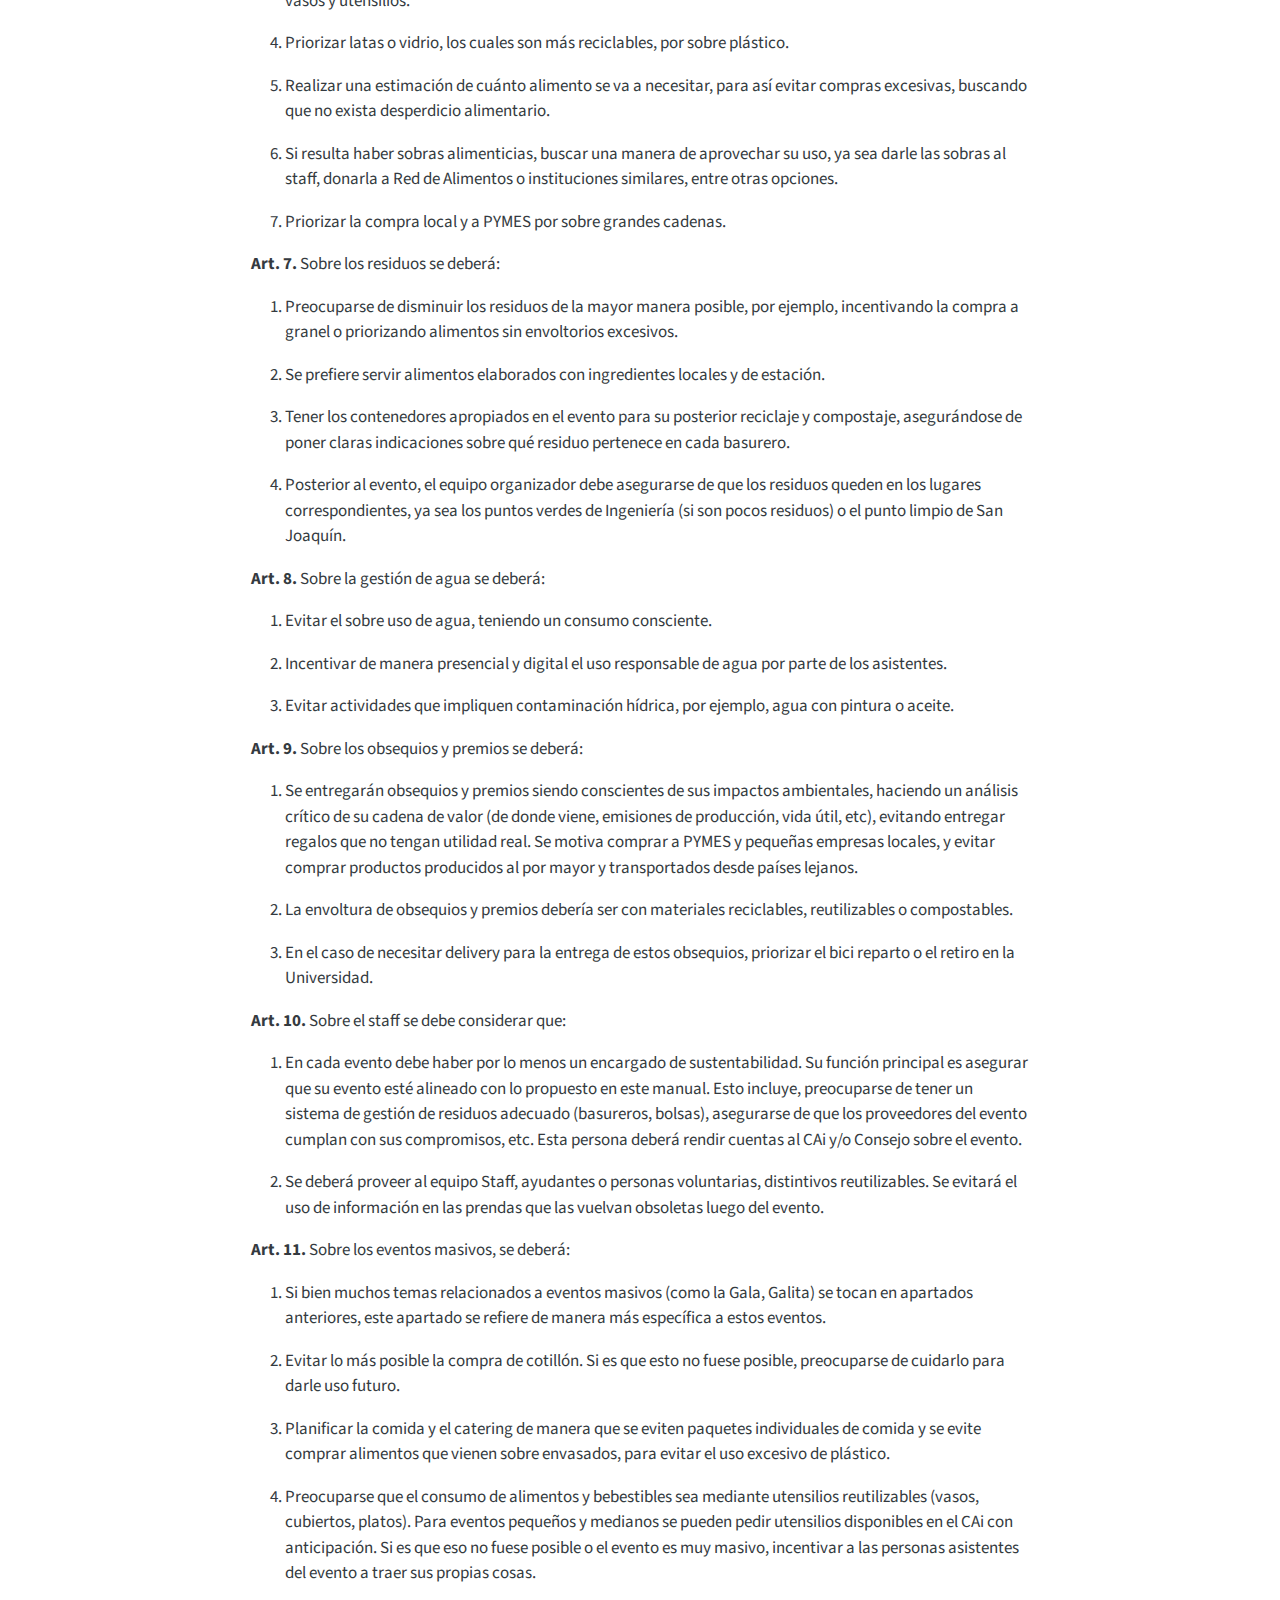
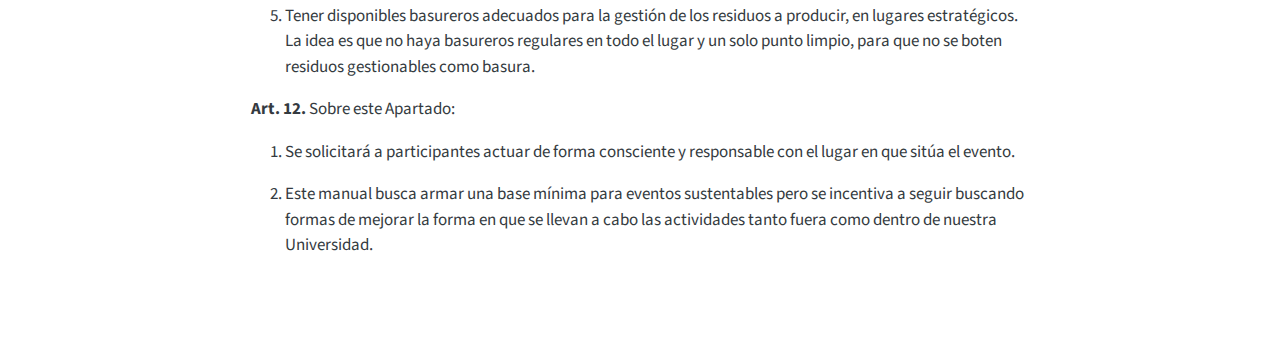
<file: anexos/protocoloambiental.html>
<!DOCTYPE html>
<html xmlns="http://www.w3.org/1999/xhtml" lang="es" xml:lang="es"><head>

<meta charset="utf-8">
<meta name="generator" content="quarto-1.5.57">

<meta name="viewport" content="width=device-width, initial-scale=1.0, user-scalable=yes">

<meta name="author" content="Centro de Alumnos de Ingeniería (CAi)">

<title>Protocolo Ambiental – Cuerpo de Estatutos del Centro de Alumnos de Ingeniería</title>
<style>
code{white-space: pre-wrap;}
span.smallcaps{font-variant: small-caps;}
div.columns{display: flex; gap: min(4vw, 1.5em);}
div.column{flex: auto; overflow-x: auto;}
div.hanging-indent{margin-left: 1.5em; text-indent: -1.5em;}
ul.task-list{list-style: none;}
ul.task-list li input[type="checkbox"] {
  width: 0.8em;
  margin: 0 0.8em 0.2em -1em; /* quarto-specific, see https://github.com/quarto-dev/quarto-cli/issues/4556 */ 
  vertical-align: middle;
}
</style>


<script src="../site_libs/quarto-nav/quarto-nav.js"></script>
<script src="../site_libs/quarto-nav/headroom.min.js"></script>
<script src="../site_libs/clipboard/clipboard.min.js"></script>
<script src="../site_libs/quarto-search/autocomplete.umd.js"></script>
<script src="../site_libs/quarto-search/fuse.min.js"></script>
<script src="../site_libs/quarto-search/quarto-search.js"></script>
<meta name="quarto:offset" content="../">
<script src="../site_libs/quarto-html/quarto.js"></script>
<script src="../site_libs/quarto-html/popper.min.js"></script>
<script src="../site_libs/quarto-html/tippy.umd.min.js"></script>
<script src="../site_libs/quarto-html/anchor.min.js"></script>
<link href="../site_libs/quarto-html/tippy.css" rel="stylesheet">
<link href="../site_libs/quarto-html/quarto-syntax-highlighting.css" rel="stylesheet" class="quarto-color-scheme" id="quarto-text-highlighting-styles">
<link href="../site_libs/quarto-html/quarto-syntax-highlighting-dark.css" rel="prefetch" class="quarto-color-scheme quarto-color-alternate" id="quarto-text-highlighting-styles">
<script src="../site_libs/bootstrap/bootstrap.min.js"></script>
<link href="../site_libs/bootstrap/bootstrap-icons.css" rel="stylesheet">
<link href="../site_libs/bootstrap/bootstrap.min.css" rel="stylesheet" class="quarto-color-scheme" id="quarto-bootstrap" data-mode="light">
<link href="../site_libs/bootstrap/bootstrap-dark.min.css" rel="prefetch" class="quarto-color-scheme quarto-color-alternate" id="quarto-bootstrap" data-mode="dark">
<script id="quarto-search-options" type="application/json">{
  "location": "sidebar",
  "copy-button": false,
  "collapse-after": 3,
  "panel-placement": "start",
  "type": "textbox",
  "limit": 50,
  "keyboard-shortcut": [
    "f",
    "/",
    "s"
  ],
  "show-item-context": false,
  "language": {
    "search-no-results-text": "Sin resultados",
    "search-matching-documents-text": "documentos encontrados",
    "search-copy-link-title": "Copiar el enlace en la búsqueda",
    "search-hide-matches-text": "Ocultar resultados adicionales",
    "search-more-match-text": "resultado adicional en este documento",
    "search-more-matches-text": "resultados adicionales en este documento",
    "search-clear-button-title": "Borrar",
    "search-text-placeholder": "",
    "search-detached-cancel-button-title": "Cancelar",
    "search-submit-button-title": "Enviar",
    "search-label": "Buscar"
  }
}</script>


<link rel="stylesheet" href="../styles.css">
</head>

<body class="nav-sidebar docked">

<div id="quarto-search-results"></div>
  <header id="quarto-header" class="headroom fixed-top">
  <nav class="quarto-secondary-nav">
    <div class="container-fluid d-flex">
      <button type="button" class="quarto-btn-toggle btn" data-bs-toggle="collapse" role="button" data-bs-target=".quarto-sidebar-collapse-item" aria-controls="quarto-sidebar" aria-expanded="false" aria-label="Alternar barra lateral" onclick="if (window.quartoToggleHeadroom) { window.quartoToggleHeadroom(); }">
        <i class="bi bi-layout-text-sidebar-reverse"></i>
      </button>
        <nav class="quarto-page-breadcrumbs" aria-label="breadcrumb"><ol class="breadcrumb"><li class="breadcrumb-item"><a href="../anexos/tricel.qmd.html">Anexos</a></li><li class="breadcrumb-item"><a href="../anexos/protocoloambiental.html">Protocolo Ambiental</a></li></ol></nav>
        <a class="flex-grow-1" role="navigation" data-bs-toggle="collapse" data-bs-target=".quarto-sidebar-collapse-item" aria-controls="quarto-sidebar" aria-expanded="false" aria-label="Alternar barra lateral" onclick="if (window.quartoToggleHeadroom) { window.quartoToggleHeadroom(); }">      
        </a>
      <button type="button" class="btn quarto-search-button" aria-label="Buscar" onclick="window.quartoOpenSearch();">
        <i class="bi bi-search"></i>
      </button>
    </div>
  </nav>
</header>
<!-- content -->
<div id="quarto-content" class="quarto-container page-columns page-rows-contents page-layout-article">
<!-- sidebar -->
  <nav id="quarto-sidebar" class="sidebar collapse collapse-horizontal quarto-sidebar-collapse-item sidebar-navigation docked overflow-auto">
    <div class="pt-lg-2 mt-2 text-left sidebar-header">
    <div class="sidebar-title mb-0 py-0">
      <a href="../">Cuerpo de Estatutos del Centro de Alumnos de Ingeniería</a> 
        <div class="sidebar-tools-main">
  <a href="" class="quarto-color-scheme-toggle quarto-navigation-tool  px-1" onclick="window.quartoToggleColorScheme(); return false;" title="Alternar modo oscuro"><i class="bi"></i></a>
</div>
    </div>
      </div>
        <div class="mt-2 flex-shrink-0 align-items-center">
        <div class="sidebar-search">
        <div id="quarto-search" class="" title="Buscar"></div>
        </div>
        </div>
    <div class="sidebar-menu-container"> 
    <ul class="list-unstyled mt-1">
        <li class="sidebar-item sidebar-item-section">
      <div class="sidebar-item-container"> 
            <a class="sidebar-item-text sidebar-link text-start" data-bs-toggle="collapse" data-bs-target="#quarto-sidebar-section-1" role="navigation" aria-expanded="true">
 <span class="menu-text">Estatutos</span></a>
          <a class="sidebar-item-toggle text-start" data-bs-toggle="collapse" data-bs-target="#quarto-sidebar-section-1" role="navigation" aria-expanded="true" aria-label="Alternar sección">
            <i class="bi bi-chevron-right ms-2"></i>
          </a> 
      </div>
      <ul id="quarto-sidebar-section-1" class="collapse list-unstyled sidebar-section depth1 show">  
          <li class="sidebar-item">
  <div class="sidebar-item-container"> 
  <a href="../index.html" class="sidebar-item-text sidebar-link">
 <span class="menu-text">Estatuto principal</span></a>
  </div>
</li>
      </ul>
  </li>
        <li class="sidebar-item sidebar-item-section">
      <div class="sidebar-item-container"> 
            <a class="sidebar-item-text sidebar-link text-start" data-bs-toggle="collapse" data-bs-target="#quarto-sidebar-section-2" role="navigation" aria-expanded="true">
 <span class="menu-text">Anexos</span></a>
          <a class="sidebar-item-toggle text-start" data-bs-toggle="collapse" data-bs-target="#quarto-sidebar-section-2" role="navigation" aria-expanded="true" aria-label="Alternar sección">
            <i class="bi bi-chevron-right ms-2"></i>
          </a> 
      </div>
      <ul id="quarto-sidebar-section-2" class="collapse list-unstyled sidebar-section depth1 show">  
          <li class="sidebar-item">
  <div class="sidebar-item-container"> 
  <a href="../anexos/tricel.qmd.html" class="sidebar-item-text sidebar-link">
 <span class="menu-text">TRICEL</span></a>
  </div>
</li>
          <li class="sidebar-item">
  <div class="sidebar-item-container"> 
  <a href="../anexos/iniciativas.html" class="sidebar-item-text sidebar-link">
 <span class="menu-text">Iniciativas Estudiantiles</span></a>
  </div>
</li>
          <li class="sidebar-item">
  <div class="sidebar-item-container"> 
  <a href="../anexos/protocoloambiental.html" class="sidebar-item-text sidebar-link active">
 <span class="menu-text">Protocolo Ambiental</span></a>
  </div>
</li>
      </ul>
  </li>
    </ul>
    </div>
</nav>
<div id="quarto-sidebar-glass" class="quarto-sidebar-collapse-item" data-bs-toggle="collapse" data-bs-target=".quarto-sidebar-collapse-item"></div>
<!-- margin-sidebar -->
    <div id="quarto-margin-sidebar" class="sidebar margin-sidebar">
        <nav id="TOC" role="doc-toc" class="toc-active">
    <h2 id="toc-title">Contenidos</h2>
   
  <ul class="collapse">
  <li><a href="#anexo-protocolo-ambiental" id="toc-anexo-protocolo-ambiental" class="nav-link active" data-scroll-target="#anexo-protocolo-ambiental">Anexo Protocolo Ambiental</a></li>
  </ul>
<div class="quarto-alternate-formats"><h2>Otros formatos</h2><ul><li><a href="protocoloambiental.pdf"><i class="bi bi-file-pdf"></i>PDF</a></li></ul></div></nav>
    </div>
<!-- main -->
<main class="content" id="quarto-document-content">

<header id="title-block-header" class="quarto-title-block default"><nav class="quarto-page-breadcrumbs quarto-title-breadcrumbs d-none d-lg-block" aria-label="breadcrumb"><ol class="breadcrumb"><li class="breadcrumb-item"><a href="../anexos/tricel.qmd.html">Anexos</a></li><li class="breadcrumb-item"><a href="../anexos/protocoloambiental.html">Protocolo Ambiental</a></li></ol></nav>
<div class="quarto-title">
<h1 class="title">Protocolo Ambiental</h1>
<p class="subtitle lead">Anexo de Protocolo Ambiental del Centro de Alumnos de Ingeniería</p>
</div>



<div class="quarto-title-meta">

    
  
    <div>
    <div class="quarto-title-meta-heading">Fecha de modificación</div>
    <div class="quarto-title-meta-contents">
      <p class="date-modified">27 de julio de 2023</p>
    </div>
  </div>
    
  </div>
  


</header>


<section id="anexo-protocolo-ambiental" class="level1">
<h1>Anexo Protocolo Ambiental</h1>
<p><strong>Art. 1.</strong> El presente documento tiene como objetivo orientar los protocolos efectuados al momento de realizar eventos, actividades, campañas y reuniones organizados por estudiantes de la Escuela de Ingeniería. La idea es promover una cultura integral de sustentabilidad en la Escuela, que sea replicada en los años futuros.</p>
<p><strong>Art. 2.</strong> Previo a la reunión o evento se deberá:</p>
<ol type="1">
<li><p>Realizar una estimación y seguimiento de la asistencia que tendrá el evento, para así tener una noción del consumo que existirá.</p></li>
<li><p>Si es que hay, solicitar al servicio de catering evitar el desperdicio de alimentos. Esto debe ser acordado antes de contratarlos.</p></li>
<li><p>Informar a todos los servicios externos que se contraten los lineamientos que se esperan cumplir y solicitarles que los cumplan dentro de lo posible.</p></li>
</ol>
<p><strong>Art. 3.</strong> Sobre comunicaciones y difusión se deberá:</p>
<ol type="1">
<li><p>Priorizar la difusión de información a través de medios digitales, anteponiéndose por sobre el formato físico, el cual podría generar residuos (flyers, carteles, etc.).</p></li>
<li><p>En el caso de utilizar medios físicos de difusión, se espera que sean fabricados con materiales compostables o reciclables.</p></li>
<li><p>Se espera que cada evento posea una declaración sobre las políticas de sustentabilidad aplicadas en el evento. Esta debe ser dada a conocer a asistentes y personas invitadas.</p></li>
<li><p>En el caso de campañas, se solicita evitar materiales de un solo uso para su propaganda (cotillón, carteles, panfletos, chapitas, obsequios, etc).</p></li>
</ol>
<p><strong>Art. 4.</strong> Sobre el transporte se deberá:</p>
<ol type="1">
<li><p>Priorizar lugares con buen acceso a transporte público y/o bicicleta.</p></li>
<li><p>Incentivar el uso de transporte público y carpooling hacia los eventos.</p></li>
<li><p>Para eventos en los cuales se espera una alta participación y son desarrollados en locaciones remotas, se debe proveer de buses de transporte para evitar el uso masivo de autos particulares.</p></li>
<li><p>Promover iniciativas que enfrenten la problemática ligada al transporte, tal como puede ser el Sistema de Bicicletas Compartidas (SIBICO) de la Universidad o iniciativas similares.</p></li>
</ol>
<p><strong>Art. 5.</strong> Sobre la energía se deberá:</p>
<ol type="1">
<li><p>Preferir lugares con buena iluminación natural.</p></li>
<li><p>Preferir lugares con fuentes energéticas eficientes y, si es posible, renovables.</p></li>
<li><p>Preocuparse de instalar señaléticas que alienten al personal y participantes a mantener luces y aparatos eléctricos apagados.</p></li>
</ol>
<p><strong>Art. 6.</strong> Sobre el catering, comestibles y bebestibles se deberá:</p>
<ol type="1">
<li><p>Procurar proporcionar por lo menos una opción vegetariana y vegana.</p></li>
<li><p>Asegurarse de que los bebestibles vengan en recipientes de mayor tamaño.</p></li>
<li><p>Los utensilios, platos, vasos y cubiertos deben ser reutilizables, a no ser que no exista la opción (el CAi puede proveer algunos de estos). Otra opción es pedirle a quienes asistan al evento que traigan los propios vasos y utensilios.</p></li>
<li><p>Priorizar latas o vidrio, los cuales son más reciclables, por sobre plástico.</p></li>
<li><p>Realizar una estimación de cuánto alimento se va a necesitar, para así evitar compras excesivas, buscando que no exista desperdicio alimentario.</p></li>
<li><p>Si resulta haber sobras alimenticias, buscar una manera de aprovechar su uso, ya sea darle las sobras al staff, donarla a Red de Alimentos o instituciones similares, entre otras opciones.</p></li>
<li><p>Priorizar la compra local y a PYMES por sobre grandes cadenas.</p></li>
</ol>
<p><strong>Art. 7.</strong> Sobre los residuos se deberá:</p>
<ol type="1">
<li><p>Preocuparse de disminuir los residuos de la mayor manera posible, por ejemplo, incentivando la compra a granel o priorizando alimentos sin envoltorios excesivos.</p></li>
<li><p>Se prefiere servir alimentos elaborados con ingredientes locales y de estación.</p></li>
<li><p>Tener los contenedores apropiados en el evento para su posterior reciclaje y compostaje, asegurándose de poner claras indicaciones sobre qué residuo pertenece en cada basurero.</p></li>
<li><p>Posterior al evento, el equipo organizador debe asegurarse de que los residuos queden en los lugares correspondientes, ya sea los puntos verdes de Ingeniería (si son pocos residuos) o el punto limpio de San Joaquín.</p></li>
</ol>
<p><strong>Art. 8.</strong> Sobre la gestión de agua se deberá:</p>
<ol type="1">
<li><p>Evitar el sobre uso de agua, teniendo un consumo consciente.</p></li>
<li><p>Incentivar de manera presencial y digital el uso responsable de agua por parte de los asistentes.</p></li>
<li><p>Evitar actividades que impliquen contaminación hídrica, por ejemplo, agua con pintura o aceite.</p></li>
</ol>
<p><strong>Art. 9.</strong> Sobre los obsequios y premios se deberá:</p>
<ol type="1">
<li><p>Se entregarán obsequios y premios siendo conscientes de sus impactos ambientales, haciendo un análisis crítico de su cadena de valor (de donde viene, emisiones de producción, vida útil, etc), evitando entregar regalos que no tengan utilidad real. Se motiva comprar a PYMES y pequeñas empresas locales, y evitar comprar productos producidos al por mayor y transportados desde países lejanos.</p></li>
<li><p>La envoltura de obsequios y premios debería ser con materiales reciclables, reutilizables o compostables.</p></li>
<li><p>En el caso de necesitar delivery para la entrega de estos obsequios, priorizar el bici reparto o el retiro en la Universidad.</p></li>
</ol>
<p><strong>Art. 10.</strong> Sobre el staff se debe considerar que:</p>
<ol type="1">
<li><p>En cada evento debe haber por lo menos un encargado de sustentabilidad. Su función principal es asegurar que su evento esté alineado con lo propuesto en este manual. Esto incluye, preocuparse de tener un sistema de gestión de residuos adecuado (basureros, bolsas), asegurarse de que los proveedores del evento cumplan con sus compromisos, etc. Esta persona deberá rendir cuentas al CAi y/o Consejo sobre el evento.</p></li>
<li><p>Se deberá proveer al equipo Staff, ayudantes o personas voluntarias, distintivos reutilizables. Se evitará el uso de información en las prendas que las vuelvan obsoletas luego del evento.</p></li>
</ol>
<p><strong>Art. 11.</strong> Sobre los eventos masivos, se deberá:</p>
<ol type="1">
<li><p>Si bien muchos temas relacionados a eventos masivos (como la Gala, Galita) se tocan en apartados anteriores, este apartado se refiere de manera más específica a estos eventos.</p></li>
<li><p>Evitar lo más posible la compra de cotillón. Si es que esto no fuese posible, preocuparse de cuidarlo para darle uso futuro.</p></li>
<li><p>Planificar la comida y el catering de manera que se eviten paquetes individuales de comida y se evite comprar alimentos que vienen sobre envasados, para evitar el uso excesivo de plástico.</p></li>
<li><p>Preocuparse que el consumo de alimentos y bebestibles sea mediante utensilios reutilizables (vasos, cubiertos, platos). Para eventos pequeños y medianos se pueden pedir utensilios disponibles en el CAi con anticipación. Si es que eso no fuese posible o el evento es muy masivo, incentivar a las personas asistentes del evento a traer sus propias cosas.</p></li>
<li><p>Tener disponibles basureros adecuados para la gestión de los residuos a producir, en lugares estratégicos. La idea es que no haya basureros regulares en todo el lugar y un solo punto limpio, para que no se boten residuos gestionables como basura.</p></li>
</ol>
<p><strong>Art. 12.</strong> Sobre este Apartado:</p>
<ol type="1">
<li><p>Se solicitará a participantes actuar de forma consciente y responsable con el lugar en que sitúa el evento.</p></li>
<li><p>Este manual busca armar una base mínima para eventos sustentables pero se incentiva a seguir buscando formas de mejorar la forma en que se llevan a cabo las actividades tanto fuera como dentro de nuestra Universidad.</p></li>
</ol>


</section>

</main> <!-- /main -->
<script id="quarto-html-after-body" type="application/javascript">
window.document.addEventListener("DOMContentLoaded", function (event) {
  const toggleBodyColorMode = (bsSheetEl) => {
    const mode = bsSheetEl.getAttribute("data-mode");
    const bodyEl = window.document.querySelector("body");
    if (mode === "dark") {
      bodyEl.classList.add("quarto-dark");
      bodyEl.classList.remove("quarto-light");
    } else {
      bodyEl.classList.add("quarto-light");
      bodyEl.classList.remove("quarto-dark");
    }
  }
  const toggleBodyColorPrimary = () => {
    const bsSheetEl = window.document.querySelector("link#quarto-bootstrap");
    if (bsSheetEl) {
      toggleBodyColorMode(bsSheetEl);
    }
  }
  toggleBodyColorPrimary();  
  const disableStylesheet = (stylesheets) => {
    for (let i=0; i < stylesheets.length; i++) {
      const stylesheet = stylesheets[i];
      stylesheet.rel = 'prefetch';
    }
  }
  const enableStylesheet = (stylesheets) => {
    for (let i=0; i < stylesheets.length; i++) {
      const stylesheet = stylesheets[i];
      stylesheet.rel = 'stylesheet';
    }
  }
  const manageTransitions = (selector, allowTransitions) => {
    const els = window.document.querySelectorAll(selector);
    for (let i=0; i < els.length; i++) {
      const el = els[i];
      if (allowTransitions) {
        el.classList.remove('notransition');
      } else {
        el.classList.add('notransition');
      }
    }
  }
  const toggleGiscusIfUsed = (isAlternate, darkModeDefault) => {
    const baseTheme = document.querySelector('#giscus-base-theme')?.value ?? 'light';
    const alternateTheme = document.querySelector('#giscus-alt-theme')?.value ?? 'dark';
    let newTheme = '';
    if(darkModeDefault) {
      newTheme = isAlternate ? baseTheme : alternateTheme;
    } else {
      newTheme = isAlternate ? alternateTheme : baseTheme;
    }
    const changeGiscusTheme = () => {
      // From: https://github.com/giscus/giscus/issues/336
      const sendMessage = (message) => {
        const iframe = document.querySelector('iframe.giscus-frame');
        if (!iframe) return;
        iframe.contentWindow.postMessage({ giscus: message }, 'https://giscus.app');
      }
      sendMessage({
        setConfig: {
          theme: newTheme
        }
      });
    }
    const isGiscussLoaded = window.document.querySelector('iframe.giscus-frame') !== null;
    if (isGiscussLoaded) {
      changeGiscusTheme();
    }
  }
  const toggleColorMode = (alternate) => {
    // Switch the stylesheets
    const alternateStylesheets = window.document.querySelectorAll('link.quarto-color-scheme.quarto-color-alternate');
    manageTransitions('#quarto-margin-sidebar .nav-link', false);
    if (alternate) {
      enableStylesheet(alternateStylesheets);
      for (const sheetNode of alternateStylesheets) {
        if (sheetNode.id === "quarto-bootstrap") {
          toggleBodyColorMode(sheetNode);
        }
      }
    } else {
      disableStylesheet(alternateStylesheets);
      toggleBodyColorPrimary();
    }
    manageTransitions('#quarto-margin-sidebar .nav-link', true);
    // Switch the toggles
    const toggles = window.document.querySelectorAll('.quarto-color-scheme-toggle');
    for (let i=0; i < toggles.length; i++) {
      const toggle = toggles[i];
      if (toggle) {
        if (alternate) {
          toggle.classList.add("alternate");     
        } else {
          toggle.classList.remove("alternate");
        }
      }
    }
    // Hack to workaround the fact that safari doesn't
    // properly recolor the scrollbar when toggling (#1455)
    if (navigator.userAgent.indexOf('Safari') > 0 && navigator.userAgent.indexOf('Chrome') == -1) {
      manageTransitions("body", false);
      window.scrollTo(0, 1);
      setTimeout(() => {
        window.scrollTo(0, 0);
        manageTransitions("body", true);
      }, 40);  
    }
  }
  const isFileUrl = () => { 
    return window.location.protocol === 'file:';
  }
  const hasAlternateSentinel = () => {  
    let styleSentinel = getColorSchemeSentinel();
    if (styleSentinel !== null) {
      return styleSentinel === "alternate";
    } else {
      return false;
    }
  }
  const setStyleSentinel = (alternate) => {
    const value = alternate ? "alternate" : "default";
    if (!isFileUrl()) {
      window.localStorage.setItem("quarto-color-scheme", value);
    } else {
      localAlternateSentinel = value;
    }
  }
  const getColorSchemeSentinel = () => {
    if (!isFileUrl()) {
      const storageValue = window.localStorage.getItem("quarto-color-scheme");
      return storageValue != null ? storageValue : localAlternateSentinel;
    } else {
      return localAlternateSentinel;
    }
  }
  const darkModeDefault = false;
  let localAlternateSentinel = darkModeDefault ? 'alternate' : 'default';
  // Dark / light mode switch
  window.quartoToggleColorScheme = () => {
    // Read the current dark / light value 
    let toAlternate = !hasAlternateSentinel();
    toggleColorMode(toAlternate);
    setStyleSentinel(toAlternate);
    toggleGiscusIfUsed(toAlternate, darkModeDefault);
  };
  // Ensure there is a toggle, if there isn't float one in the top right
  if (window.document.querySelector('.quarto-color-scheme-toggle') === null) {
    const a = window.document.createElement('a');
    a.classList.add('top-right');
    a.classList.add('quarto-color-scheme-toggle');
    a.href = "";
    a.onclick = function() { try { window.quartoToggleColorScheme(); } catch {} return false; };
    const i = window.document.createElement("i");
    i.classList.add('bi');
    a.appendChild(i);
    window.document.body.appendChild(a);
  }
  // Switch to dark mode if need be
  if (hasAlternateSentinel()) {
    toggleColorMode(true);
  } else {
    toggleColorMode(false);
  }
  const icon = "";
  const anchorJS = new window.AnchorJS();
  anchorJS.options = {
    placement: 'right',
    icon: icon
  };
  anchorJS.add('.anchored');
  const isCodeAnnotation = (el) => {
    for (const clz of el.classList) {
      if (clz.startsWith('code-annotation-')) {                     
        return true;
      }
    }
    return false;
  }
  const onCopySuccess = function(e) {
    // button target
    const button = e.trigger;
    // don't keep focus
    button.blur();
    // flash "checked"
    button.classList.add('code-copy-button-checked');
    var currentTitle = button.getAttribute("title");
    button.setAttribute("title", "Copiado");
    let tooltip;
    if (window.bootstrap) {
      button.setAttribute("data-bs-toggle", "tooltip");
      button.setAttribute("data-bs-placement", "left");
      button.setAttribute("data-bs-title", "Copiado");
      tooltip = new bootstrap.Tooltip(button, 
        { trigger: "manual", 
          customClass: "code-copy-button-tooltip",
          offset: [0, -8]});
      tooltip.show();    
    }
    setTimeout(function() {
      if (tooltip) {
        tooltip.hide();
        button.removeAttribute("data-bs-title");
        button.removeAttribute("data-bs-toggle");
        button.removeAttribute("data-bs-placement");
      }
      button.setAttribute("title", currentTitle);
      button.classList.remove('code-copy-button-checked');
    }, 1000);
    // clear code selection
    e.clearSelection();
  }
  const getTextToCopy = function(trigger) {
      const codeEl = trigger.previousElementSibling.cloneNode(true);
      for (const childEl of codeEl.children) {
        if (isCodeAnnotation(childEl)) {
          childEl.remove();
        }
      }
      return codeEl.innerText;
  }
  const clipboard = new window.ClipboardJS('.code-copy-button:not([data-in-quarto-modal])', {
    text: getTextToCopy
  });
  clipboard.on('success', onCopySuccess);
  if (window.document.getElementById('quarto-embedded-source-code-modal')) {
    // For code content inside modals, clipBoardJS needs to be initialized with a container option
    // TODO: Check when it could be a function (https://github.com/zenorocha/clipboard.js/issues/860)
    const clipboardModal = new window.ClipboardJS('.code-copy-button[data-in-quarto-modal]', {
      text: getTextToCopy,
      container: window.document.getElementById('quarto-embedded-source-code-modal')
    });
    clipboardModal.on('success', onCopySuccess);
  }
    var localhostRegex = new RegExp(/^(?:http|https):\/\/localhost\:?[0-9]*\//);
    var mailtoRegex = new RegExp(/^mailto:/);
      var filterRegex = new RegExp("https:\/\/estatutos\.cai\.cl");
    var isInternal = (href) => {
        return filterRegex.test(href) || localhostRegex.test(href) || mailtoRegex.test(href);
    }
    // Inspect non-navigation links and adorn them if external
 	var links = window.document.querySelectorAll('a[href]:not(.nav-link):not(.navbar-brand):not(.toc-action):not(.sidebar-link):not(.sidebar-item-toggle):not(.pagination-link):not(.no-external):not([aria-hidden]):not(.dropdown-item):not(.quarto-navigation-tool):not(.about-link)');
    for (var i=0; i<links.length; i++) {
      const link = links[i];
      if (!isInternal(link.href)) {
        // undo the damage that might have been done by quarto-nav.js in the case of
        // links that we want to consider external
        if (link.dataset.originalHref !== undefined) {
          link.href = link.dataset.originalHref;
        }
      }
    }
  function tippyHover(el, contentFn, onTriggerFn, onUntriggerFn) {
    const config = {
      allowHTML: true,
      maxWidth: 500,
      delay: 100,
      arrow: false,
      appendTo: function(el) {
          return el.parentElement;
      },
      interactive: true,
      interactiveBorder: 10,
      theme: 'quarto',
      placement: 'bottom-start',
    };
    if (contentFn) {
      config.content = contentFn;
    }
    if (onTriggerFn) {
      config.onTrigger = onTriggerFn;
    }
    if (onUntriggerFn) {
      config.onUntrigger = onUntriggerFn;
    }
    window.tippy(el, config); 
  }
  const noterefs = window.document.querySelectorAll('a[role="doc-noteref"]');
  for (var i=0; i<noterefs.length; i++) {
    const ref = noterefs[i];
    tippyHover(ref, function() {
      // use id or data attribute instead here
      let href = ref.getAttribute('data-footnote-href') || ref.getAttribute('href');
      try { href = new URL(href).hash; } catch {}
      const id = href.replace(/^#\/?/, "");
      const note = window.document.getElementById(id);
      if (note) {
        return note.innerHTML;
      } else {
        return "";
      }
    });
  }
  const xrefs = window.document.querySelectorAll('a.quarto-xref');
  const processXRef = (id, note) => {
    // Strip column container classes
    const stripColumnClz = (el) => {
      el.classList.remove("page-full", "page-columns");
      if (el.children) {
        for (const child of el.children) {
          stripColumnClz(child);
        }
      }
    }
    stripColumnClz(note)
    if (id === null || id.startsWith('sec-')) {
      // Special case sections, only their first couple elements
      const container = document.createElement("div");
      if (note.children && note.children.length > 2) {
        container.appendChild(note.children[0].cloneNode(true));
        for (let i = 1; i < note.children.length; i++) {
          const child = note.children[i];
          if (child.tagName === "P" && child.innerText === "") {
            continue;
          } else {
            container.appendChild(child.cloneNode(true));
            break;
          }
        }
        if (window.Quarto?.typesetMath) {
          window.Quarto.typesetMath(container);
        }
        return container.innerHTML
      } else {
        if (window.Quarto?.typesetMath) {
          window.Quarto.typesetMath(note);
        }
        return note.innerHTML;
      }
    } else {
      // Remove any anchor links if they are present
      const anchorLink = note.querySelector('a.anchorjs-link');
      if (anchorLink) {
        anchorLink.remove();
      }
      if (window.Quarto?.typesetMath) {
        window.Quarto.typesetMath(note);
      }
      // TODO in 1.5, we should make sure this works without a callout special case
      if (note.classList.contains("callout")) {
        return note.outerHTML;
      } else {
        return note.innerHTML;
      }
    }
  }
  for (var i=0; i<xrefs.length; i++) {
    const xref = xrefs[i];
    tippyHover(xref, undefined, function(instance) {
      instance.disable();
      let url = xref.getAttribute('href');
      let hash = undefined; 
      if (url.startsWith('#')) {
        hash = url;
      } else {
        try { hash = new URL(url).hash; } catch {}
      }
      if (hash) {
        const id = hash.replace(/^#\/?/, "");
        const note = window.document.getElementById(id);
        if (note !== null) {
          try {
            const html = processXRef(id, note.cloneNode(true));
            instance.setContent(html);
          } finally {
            instance.enable();
            instance.show();
          }
        } else {
          // See if we can fetch this
          fetch(url.split('#')[0])
          .then(res => res.text())
          .then(html => {
            const parser = new DOMParser();
            const htmlDoc = parser.parseFromString(html, "text/html");
            const note = htmlDoc.getElementById(id);
            if (note !== null) {
              const html = processXRef(id, note);
              instance.setContent(html);
            } 
          }).finally(() => {
            instance.enable();
            instance.show();
          });
        }
      } else {
        // See if we can fetch a full url (with no hash to target)
        // This is a special case and we should probably do some content thinning / targeting
        fetch(url)
        .then(res => res.text())
        .then(html => {
          const parser = new DOMParser();
          const htmlDoc = parser.parseFromString(html, "text/html");
          const note = htmlDoc.querySelector('main.content');
          if (note !== null) {
            // This should only happen for chapter cross references
            // (since there is no id in the URL)
            // remove the first header
            if (note.children.length > 0 && note.children[0].tagName === "HEADER") {
              note.children[0].remove();
            }
            const html = processXRef(null, note);
            instance.setContent(html);
          } 
        }).finally(() => {
          instance.enable();
          instance.show();
        });
      }
    }, function(instance) {
    });
  }
      let selectedAnnoteEl;
      const selectorForAnnotation = ( cell, annotation) => {
        let cellAttr = 'data-code-cell="' + cell + '"';
        let lineAttr = 'data-code-annotation="' +  annotation + '"';
        const selector = 'span[' + cellAttr + '][' + lineAttr + ']';
        return selector;
      }
      const selectCodeLines = (annoteEl) => {
        const doc = window.document;
        const targetCell = annoteEl.getAttribute("data-target-cell");
        const targetAnnotation = annoteEl.getAttribute("data-target-annotation");
        const annoteSpan = window.document.querySelector(selectorForAnnotation(targetCell, targetAnnotation));
        const lines = annoteSpan.getAttribute("data-code-lines").split(",");
        const lineIds = lines.map((line) => {
          return targetCell + "-" + line;
        })
        let top = null;
        let height = null;
        let parent = null;
        if (lineIds.length > 0) {
            //compute the position of the single el (top and bottom and make a div)
            const el = window.document.getElementById(lineIds[0]);
            top = el.offsetTop;
            height = el.offsetHeight;
            parent = el.parentElement.parentElement;
          if (lineIds.length > 1) {
            const lastEl = window.document.getElementById(lineIds[lineIds.length - 1]);
            const bottom = lastEl.offsetTop + lastEl.offsetHeight;
            height = bottom - top;
          }
          if (top !== null && height !== null && parent !== null) {
            // cook up a div (if necessary) and position it 
            let div = window.document.getElementById("code-annotation-line-highlight");
            if (div === null) {
              div = window.document.createElement("div");
              div.setAttribute("id", "code-annotation-line-highlight");
              div.style.position = 'absolute';
              parent.appendChild(div);
            }
            div.style.top = top - 2 + "px";
            div.style.height = height + 4 + "px";
            div.style.left = 0;
            let gutterDiv = window.document.getElementById("code-annotation-line-highlight-gutter");
            if (gutterDiv === null) {
              gutterDiv = window.document.createElement("div");
              gutterDiv.setAttribute("id", "code-annotation-line-highlight-gutter");
              gutterDiv.style.position = 'absolute';
              const codeCell = window.document.getElementById(targetCell);
              const gutter = codeCell.querySelector('.code-annotation-gutter');
              gutter.appendChild(gutterDiv);
            }
            gutterDiv.style.top = top - 2 + "px";
            gutterDiv.style.height = height + 4 + "px";
          }
          selectedAnnoteEl = annoteEl;
        }
      };
      const unselectCodeLines = () => {
        const elementsIds = ["code-annotation-line-highlight", "code-annotation-line-highlight-gutter"];
        elementsIds.forEach((elId) => {
          const div = window.document.getElementById(elId);
          if (div) {
            div.remove();
          }
        });
        selectedAnnoteEl = undefined;
      };
        // Handle positioning of the toggle
    window.addEventListener(
      "resize",
      throttle(() => {
        elRect = undefined;
        if (selectedAnnoteEl) {
          selectCodeLines(selectedAnnoteEl);
        }
      }, 10)
    );
    function throttle(fn, ms) {
    let throttle = false;
    let timer;
      return (...args) => {
        if(!throttle) { // first call gets through
            fn.apply(this, args);
            throttle = true;
        } else { // all the others get throttled
            if(timer) clearTimeout(timer); // cancel #2
            timer = setTimeout(() => {
              fn.apply(this, args);
              timer = throttle = false;
            }, ms);
        }
      };
    }
      // Attach click handler to the DT
      const annoteDls = window.document.querySelectorAll('dt[data-target-cell]');
      for (const annoteDlNode of annoteDls) {
        annoteDlNode.addEventListener('click', (event) => {
          const clickedEl = event.target;
          if (clickedEl !== selectedAnnoteEl) {
            unselectCodeLines();
            const activeEl = window.document.querySelector('dt[data-target-cell].code-annotation-active');
            if (activeEl) {
              activeEl.classList.remove('code-annotation-active');
            }
            selectCodeLines(clickedEl);
            clickedEl.classList.add('code-annotation-active');
          } else {
            // Unselect the line
            unselectCodeLines();
            clickedEl.classList.remove('code-annotation-active');
          }
        });
      }
  const findCites = (el) => {
    const parentEl = el.parentElement;
    if (parentEl) {
      const cites = parentEl.dataset.cites;
      if (cites) {
        return {
          el,
          cites: cites.split(' ')
        };
      } else {
        return findCites(el.parentElement)
      }
    } else {
      return undefined;
    }
  };
  var bibliorefs = window.document.querySelectorAll('a[role="doc-biblioref"]');
  for (var i=0; i<bibliorefs.length; i++) {
    const ref = bibliorefs[i];
    const citeInfo = findCites(ref);
    if (citeInfo) {
      tippyHover(citeInfo.el, function() {
        var popup = window.document.createElement('div');
        citeInfo.cites.forEach(function(cite) {
          var citeDiv = window.document.createElement('div');
          citeDiv.classList.add('hanging-indent');
          citeDiv.classList.add('csl-entry');
          var biblioDiv = window.document.getElementById('ref-' + cite);
          if (biblioDiv) {
            citeDiv.innerHTML = biblioDiv.innerHTML;
          }
          popup.appendChild(citeDiv);
        });
        return popup.innerHTML;
      });
    }
  }
});
</script>
</div> <!-- /content -->




</body></html>
</file>
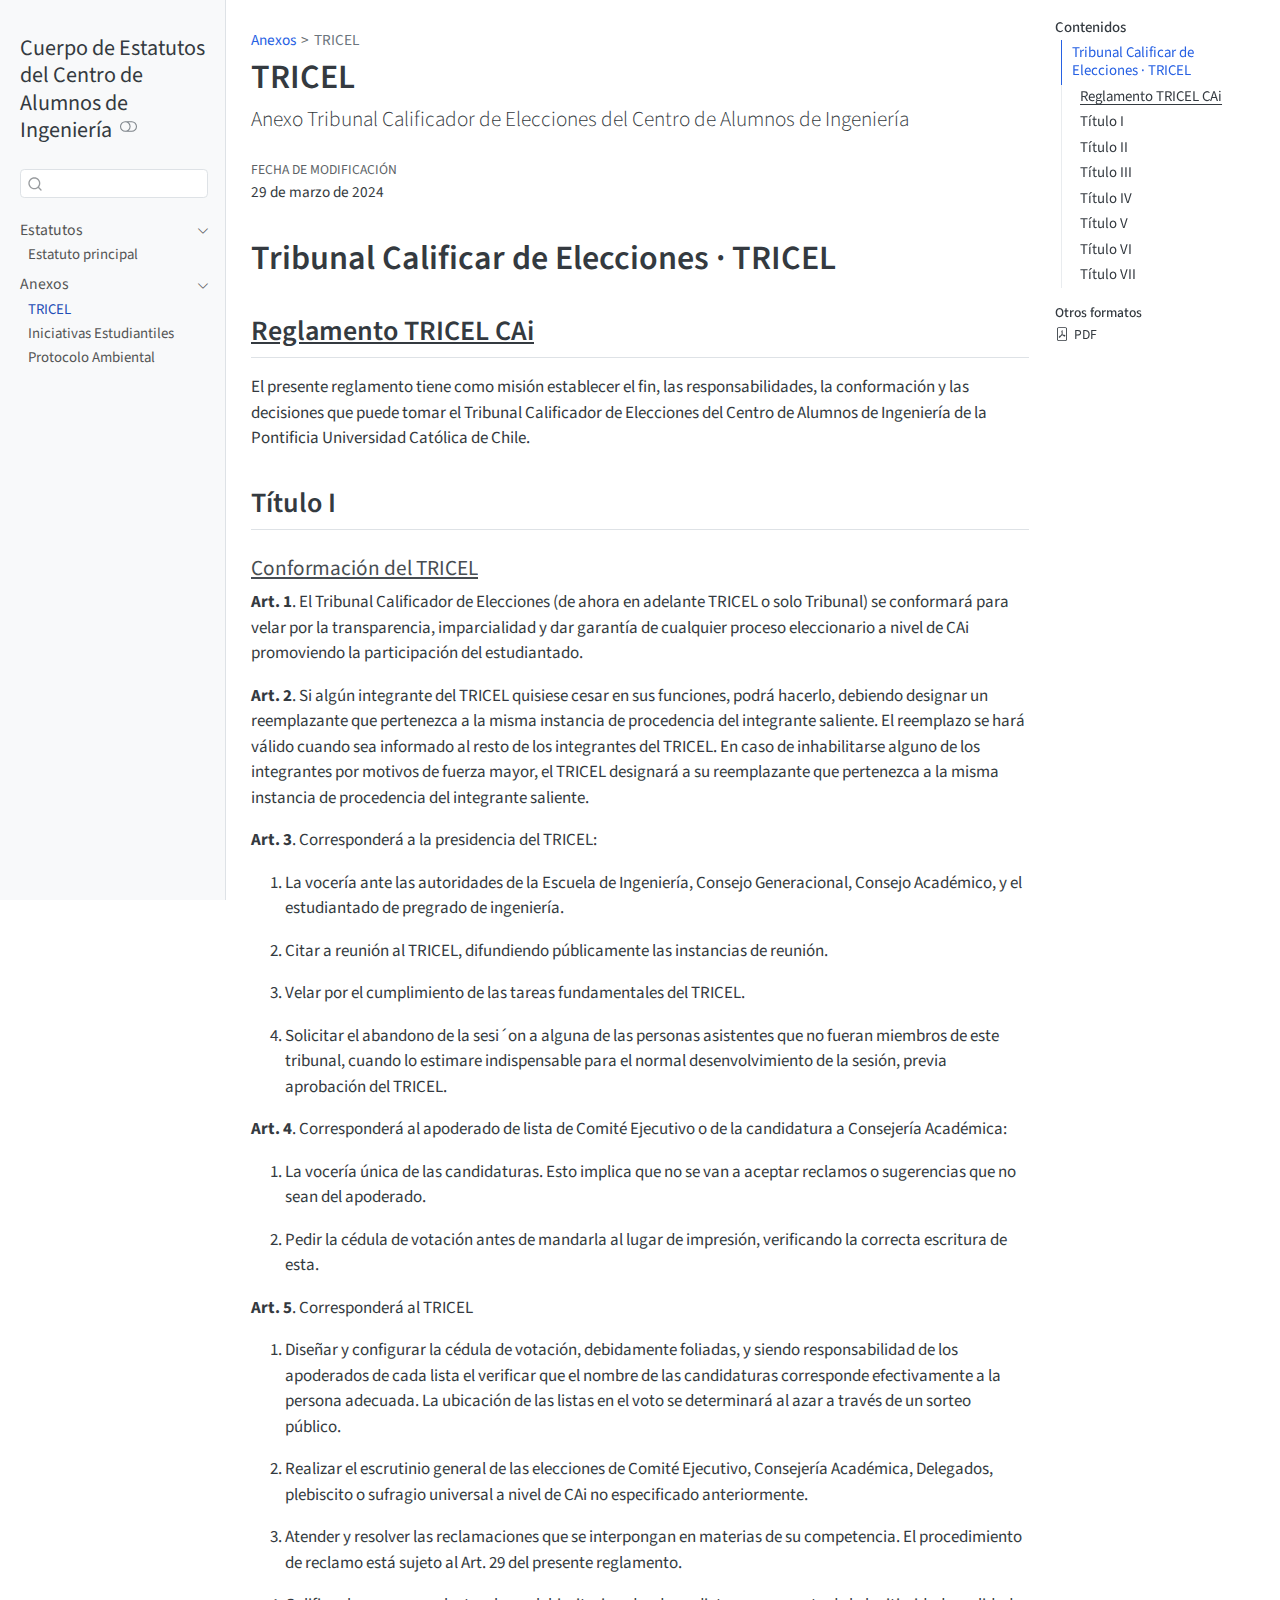
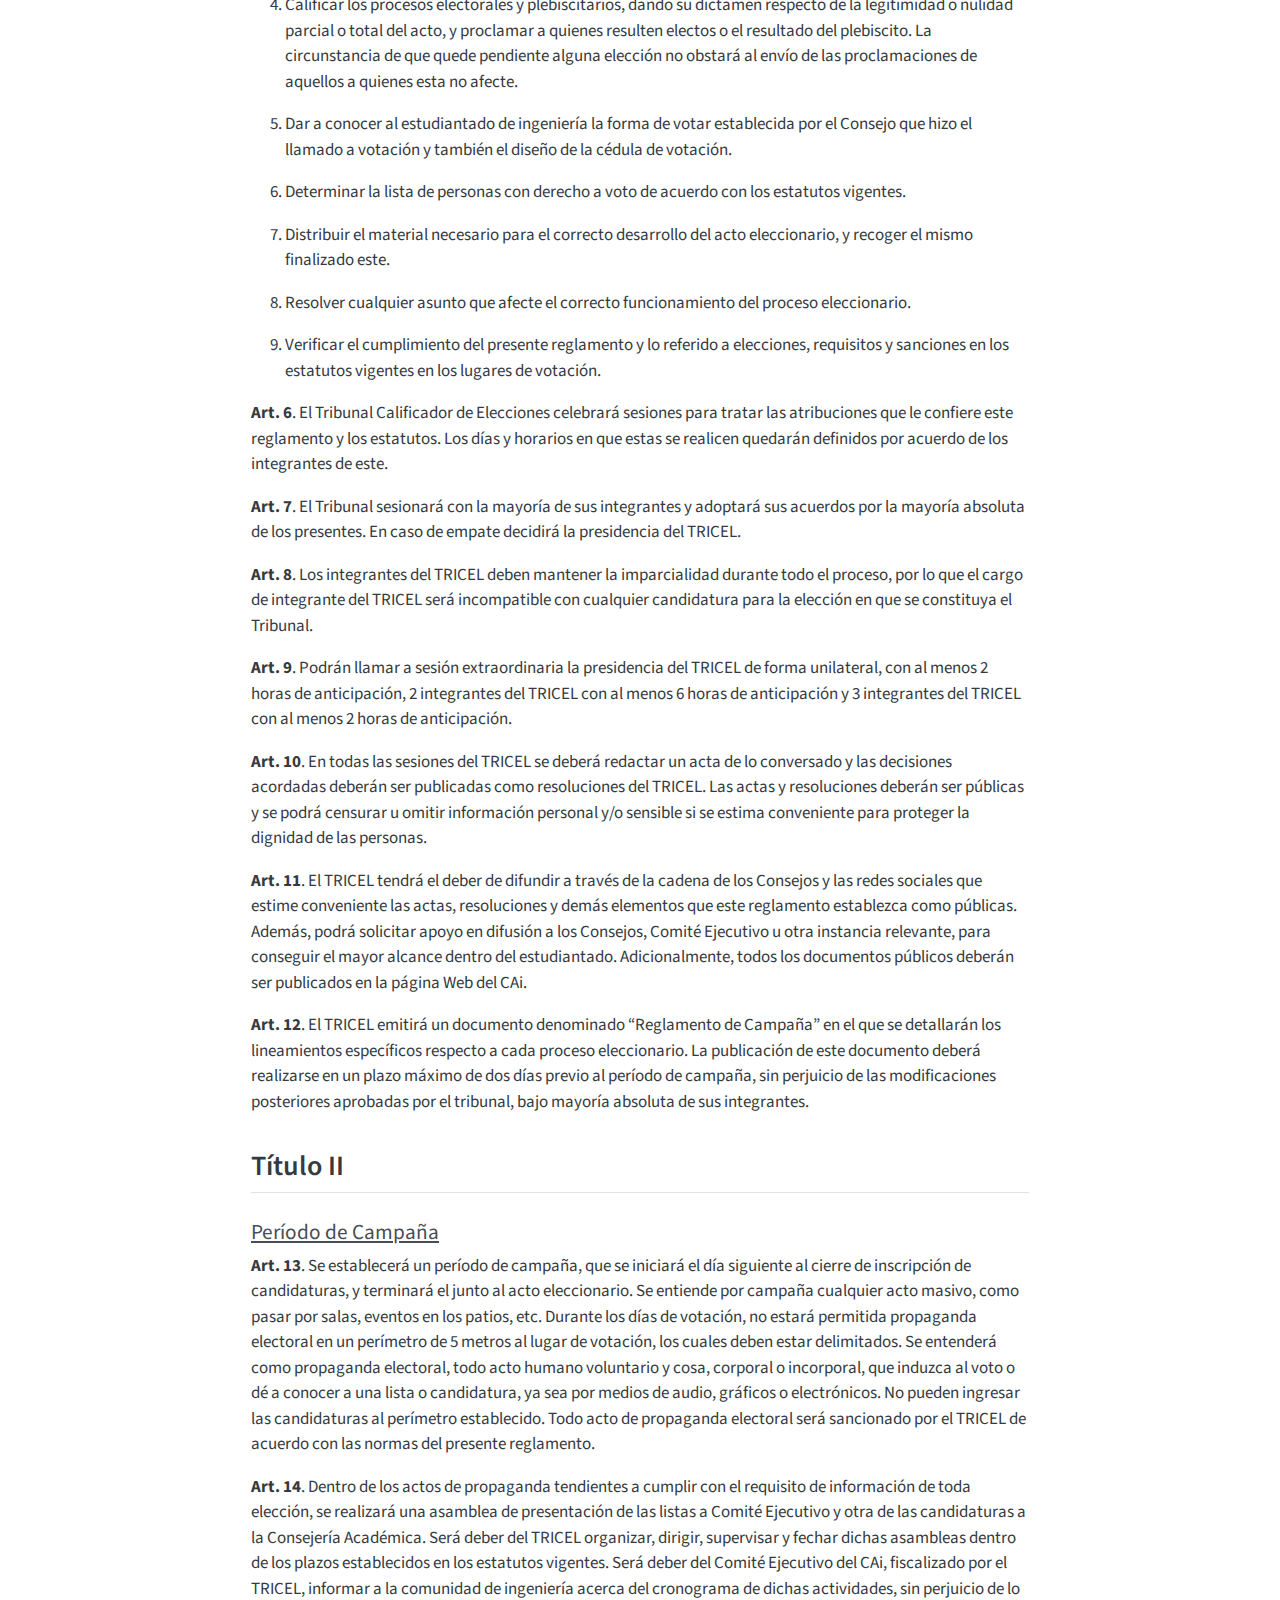
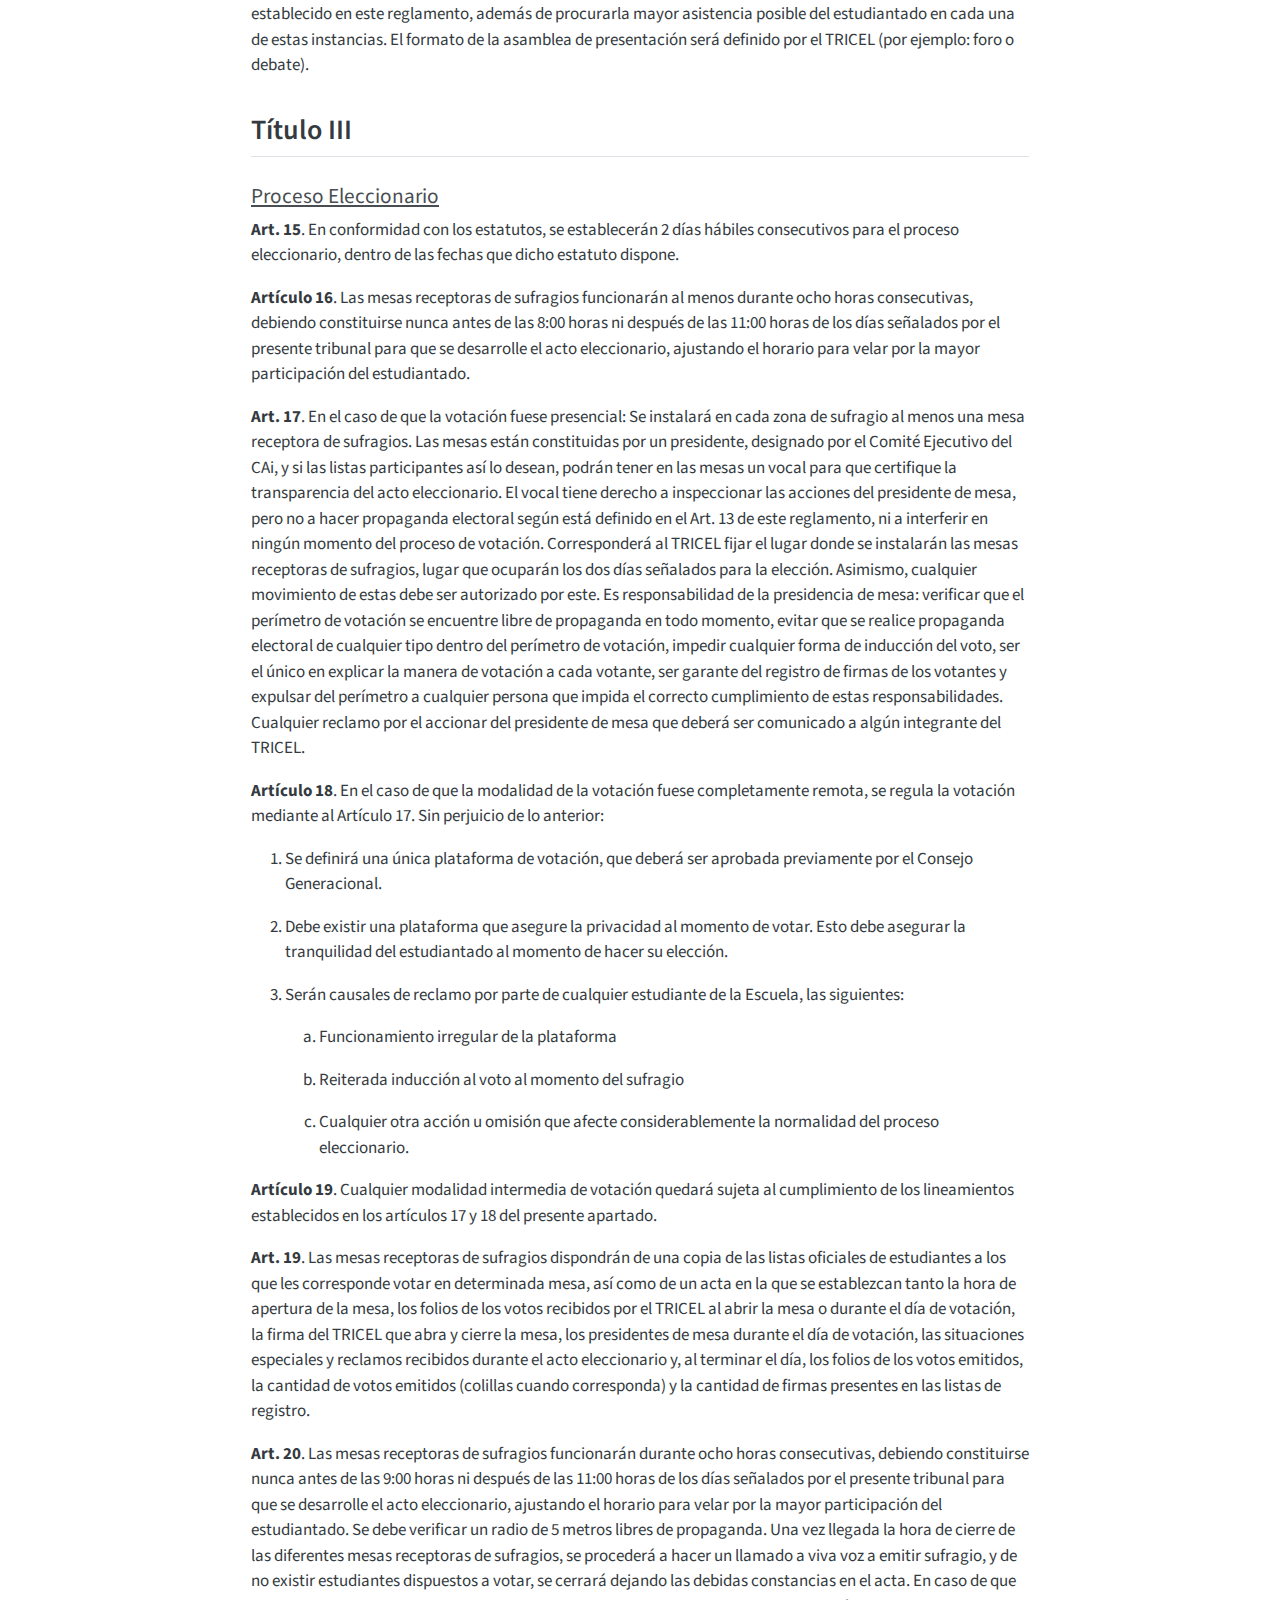
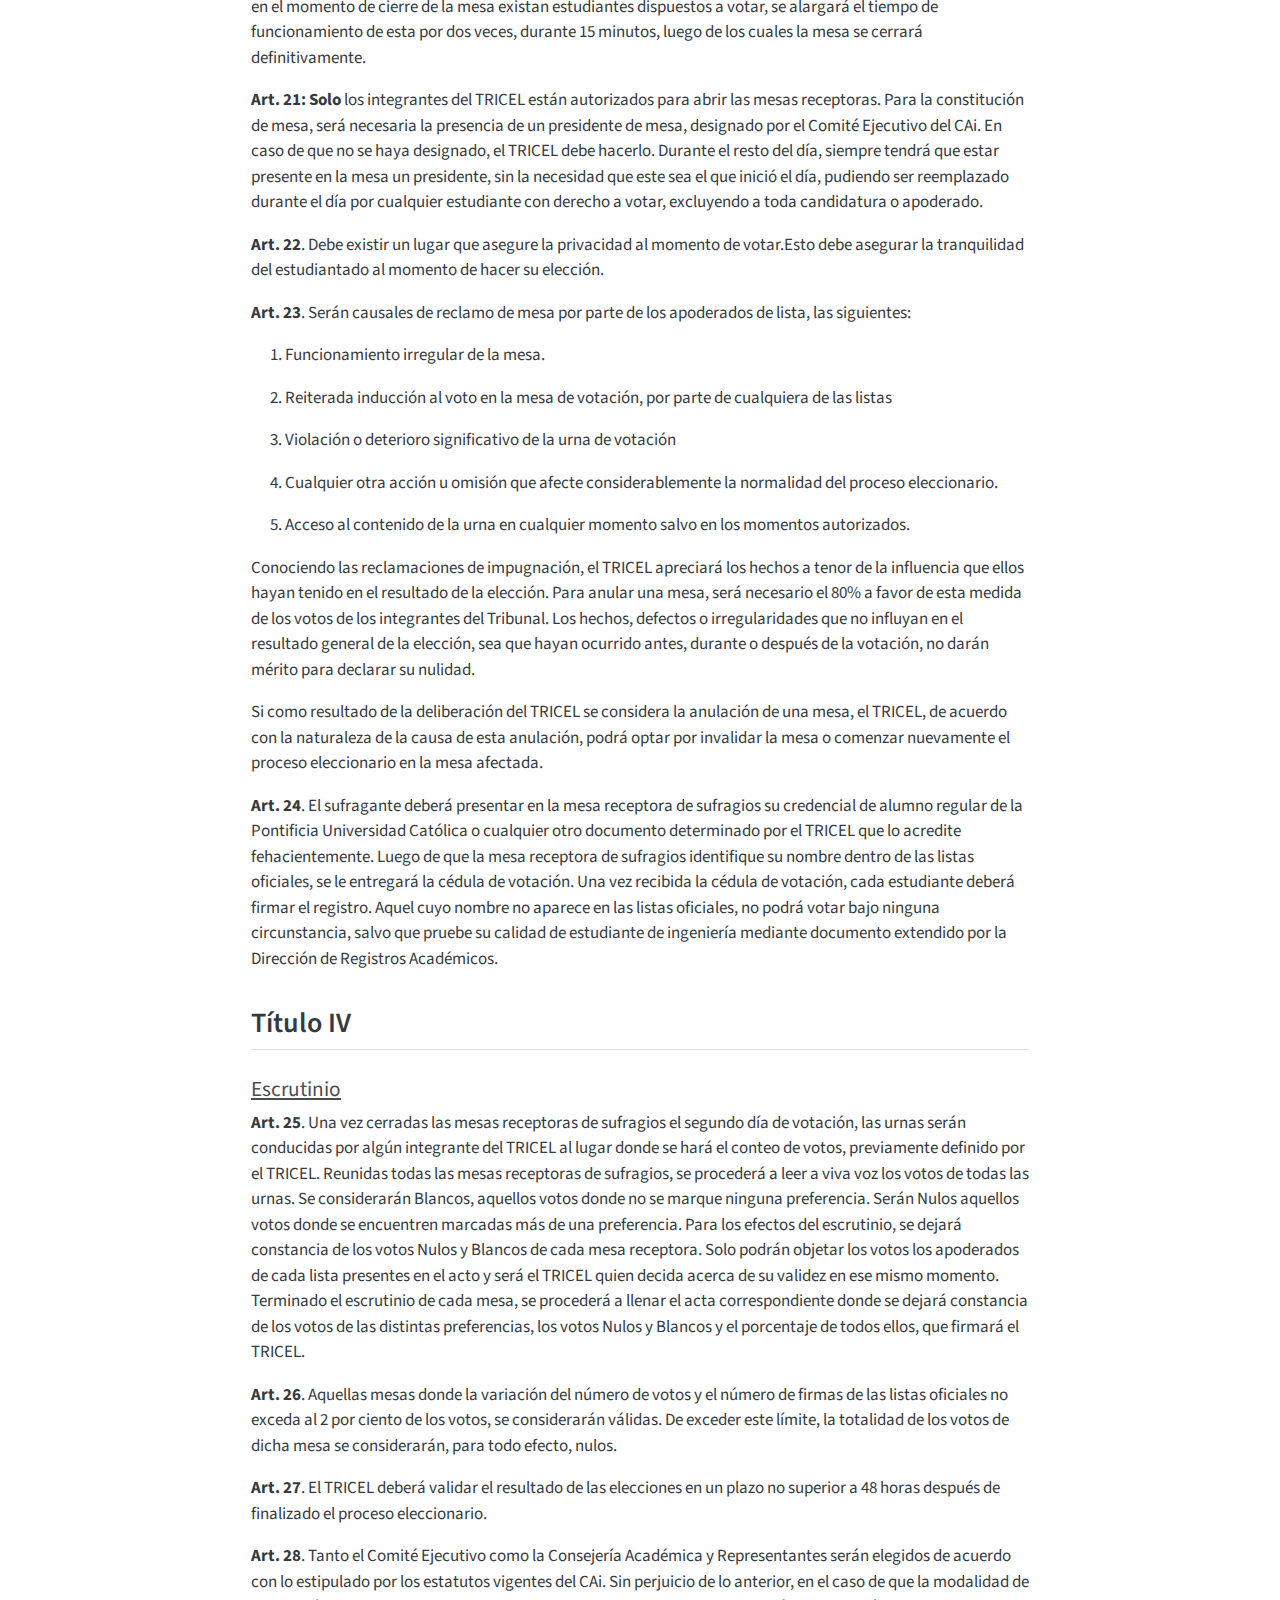
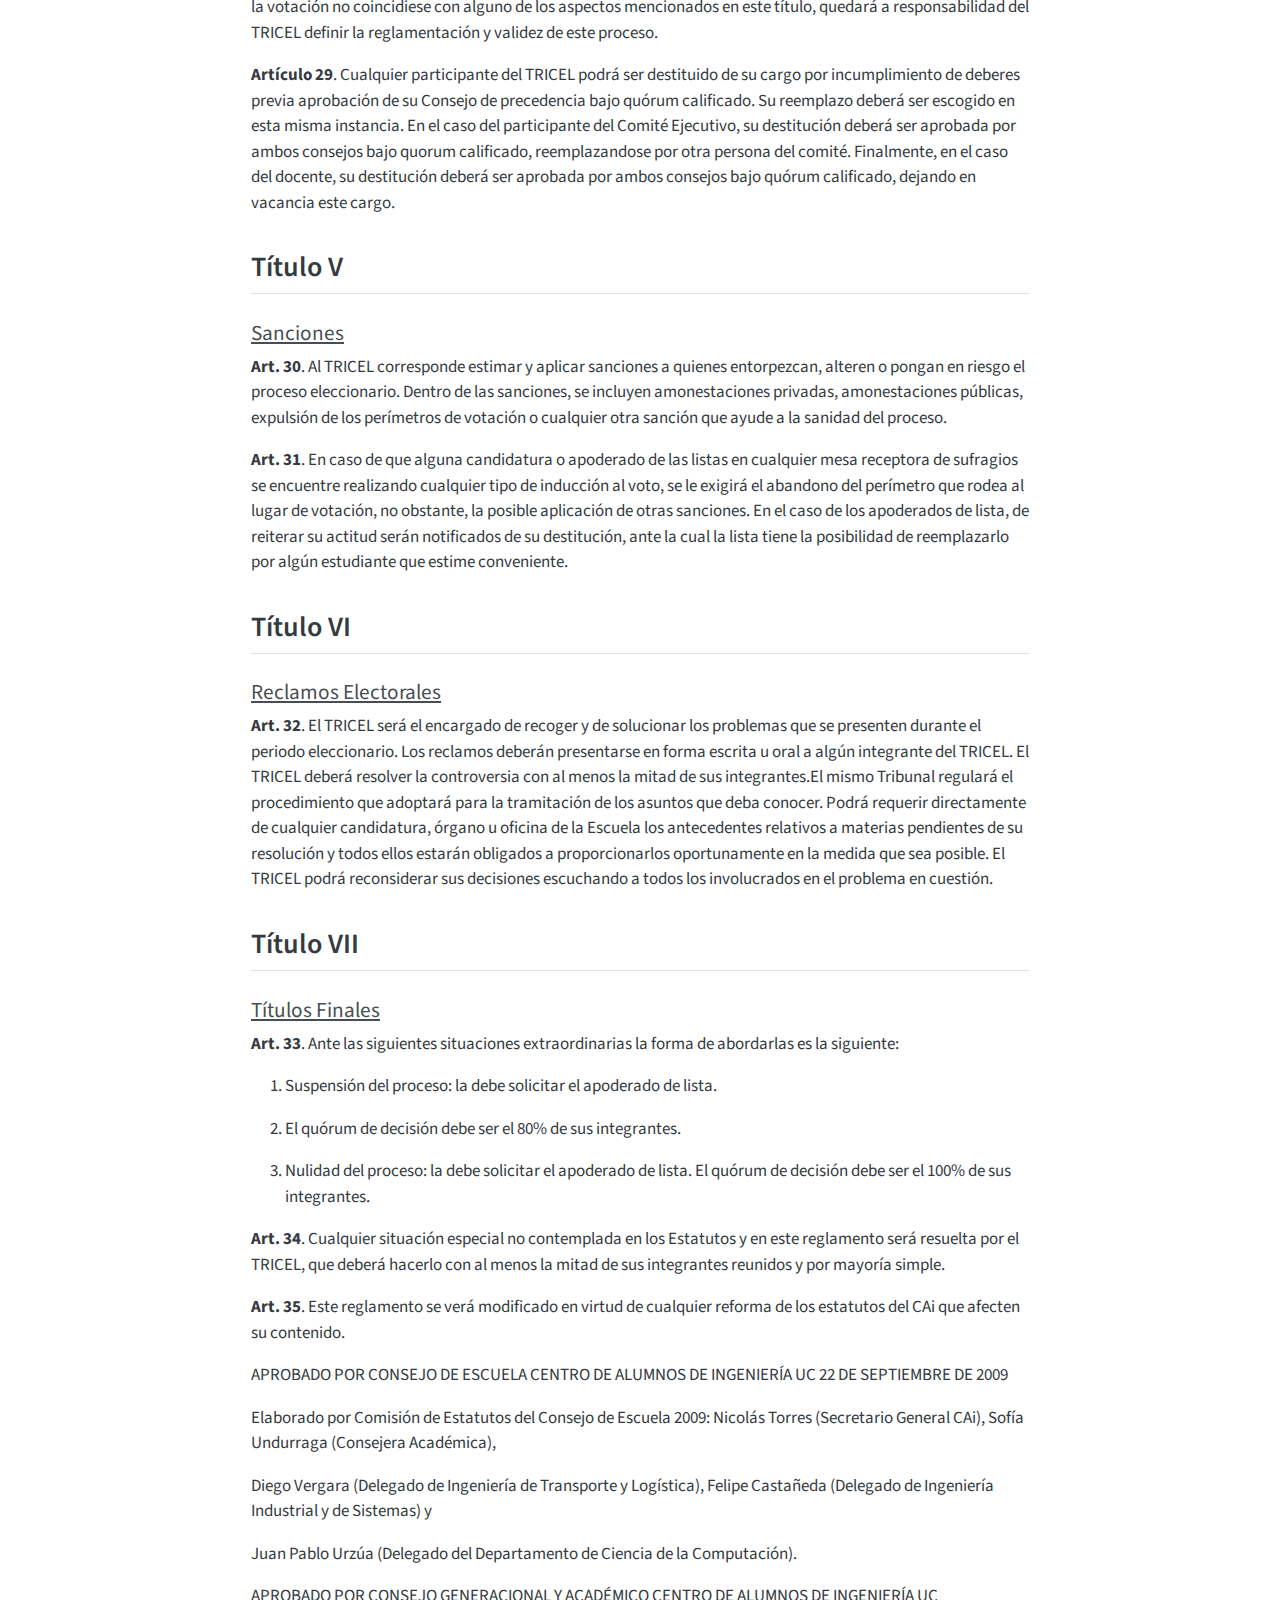
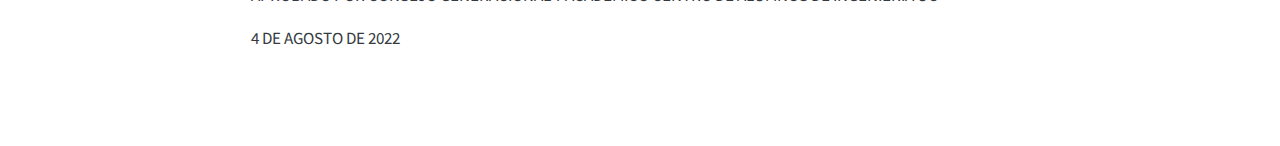
<file: anexos/tricel.qmd.html>
<!DOCTYPE html>
<html xmlns="http://www.w3.org/1999/xhtml" lang="es" xml:lang="es"><head>

<meta charset="utf-8">
<meta name="generator" content="quarto-1.5.57">

<meta name="viewport" content="width=device-width, initial-scale=1.0, user-scalable=yes">

<meta name="author" content="Centro de Alumnos de Ingeniería (CAi)">

<title>TRICEL – Cuerpo de Estatutos del Centro de Alumnos de Ingeniería</title>
<style>
code{white-space: pre-wrap;}
span.smallcaps{font-variant: small-caps;}
div.columns{display: flex; gap: min(4vw, 1.5em);}
div.column{flex: auto; overflow-x: auto;}
div.hanging-indent{margin-left: 1.5em; text-indent: -1.5em;}
ul.task-list{list-style: none;}
ul.task-list li input[type="checkbox"] {
  width: 0.8em;
  margin: 0 0.8em 0.2em -1em; /* quarto-specific, see https://github.com/quarto-dev/quarto-cli/issues/4556 */ 
  vertical-align: middle;
}
</style>


<script src="../site_libs/quarto-nav/quarto-nav.js"></script>
<script src="../site_libs/quarto-nav/headroom.min.js"></script>
<script src="../site_libs/clipboard/clipboard.min.js"></script>
<script src="../site_libs/quarto-search/autocomplete.umd.js"></script>
<script src="../site_libs/quarto-search/fuse.min.js"></script>
<script src="../site_libs/quarto-search/quarto-search.js"></script>
<meta name="quarto:offset" content="../">
<script src="../site_libs/quarto-html/quarto.js"></script>
<script src="../site_libs/quarto-html/popper.min.js"></script>
<script src="../site_libs/quarto-html/tippy.umd.min.js"></script>
<script src="../site_libs/quarto-html/anchor.min.js"></script>
<link href="../site_libs/quarto-html/tippy.css" rel="stylesheet">
<link href="../site_libs/quarto-html/quarto-syntax-highlighting.css" rel="stylesheet" class="quarto-color-scheme" id="quarto-text-highlighting-styles">
<link href="../site_libs/quarto-html/quarto-syntax-highlighting-dark.css" rel="prefetch" class="quarto-color-scheme quarto-color-alternate" id="quarto-text-highlighting-styles">
<script src="../site_libs/bootstrap/bootstrap.min.js"></script>
<link href="../site_libs/bootstrap/bootstrap-icons.css" rel="stylesheet">
<link href="../site_libs/bootstrap/bootstrap.min.css" rel="stylesheet" class="quarto-color-scheme" id="quarto-bootstrap" data-mode="light">
<link href="../site_libs/bootstrap/bootstrap-dark.min.css" rel="prefetch" class="quarto-color-scheme quarto-color-alternate" id="quarto-bootstrap" data-mode="dark">
<script id="quarto-search-options" type="application/json">{
  "location": "sidebar",
  "copy-button": false,
  "collapse-after": 3,
  "panel-placement": "start",
  "type": "textbox",
  "limit": 50,
  "keyboard-shortcut": [
    "f",
    "/",
    "s"
  ],
  "show-item-context": false,
  "language": {
    "search-no-results-text": "Sin resultados",
    "search-matching-documents-text": "documentos encontrados",
    "search-copy-link-title": "Copiar el enlace en la búsqueda",
    "search-hide-matches-text": "Ocultar resultados adicionales",
    "search-more-match-text": "resultado adicional en este documento",
    "search-more-matches-text": "resultados adicionales en este documento",
    "search-clear-button-title": "Borrar",
    "search-text-placeholder": "",
    "search-detached-cancel-button-title": "Cancelar",
    "search-submit-button-title": "Enviar",
    "search-label": "Buscar"
  }
}</script>


<link rel="stylesheet" href="../styles.css">
</head>

<body class="nav-sidebar docked">

<div id="quarto-search-results"></div>
  <header id="quarto-header" class="headroom fixed-top">
  <nav class="quarto-secondary-nav">
    <div class="container-fluid d-flex">
      <button type="button" class="quarto-btn-toggle btn" data-bs-toggle="collapse" role="button" data-bs-target=".quarto-sidebar-collapse-item" aria-controls="quarto-sidebar" aria-expanded="false" aria-label="Alternar barra lateral" onclick="if (window.quartoToggleHeadroom) { window.quartoToggleHeadroom(); }">
        <i class="bi bi-layout-text-sidebar-reverse"></i>
      </button>
        <nav class="quarto-page-breadcrumbs" aria-label="breadcrumb"><ol class="breadcrumb"><li class="breadcrumb-item"><a href="../anexos/tricel.qmd.html">Anexos</a></li><li class="breadcrumb-item"><a href="../anexos/tricel.qmd.html">TRICEL</a></li></ol></nav>
        <a class="flex-grow-1" role="navigation" data-bs-toggle="collapse" data-bs-target=".quarto-sidebar-collapse-item" aria-controls="quarto-sidebar" aria-expanded="false" aria-label="Alternar barra lateral" onclick="if (window.quartoToggleHeadroom) { window.quartoToggleHeadroom(); }">      
        </a>
      <button type="button" class="btn quarto-search-button" aria-label="Buscar" onclick="window.quartoOpenSearch();">
        <i class="bi bi-search"></i>
      </button>
    </div>
  </nav>
</header>
<!-- content -->
<div id="quarto-content" class="quarto-container page-columns page-rows-contents page-layout-article">
<!-- sidebar -->
  <nav id="quarto-sidebar" class="sidebar collapse collapse-horizontal quarto-sidebar-collapse-item sidebar-navigation docked overflow-auto">
    <div class="pt-lg-2 mt-2 text-left sidebar-header">
    <div class="sidebar-title mb-0 py-0">
      <a href="../">Cuerpo de Estatutos del Centro de Alumnos de Ingeniería</a> 
        <div class="sidebar-tools-main">
  <a href="" class="quarto-color-scheme-toggle quarto-navigation-tool  px-1" onclick="window.quartoToggleColorScheme(); return false;" title="Alternar modo oscuro"><i class="bi"></i></a>
</div>
    </div>
      </div>
        <div class="mt-2 flex-shrink-0 align-items-center">
        <div class="sidebar-search">
        <div id="quarto-search" class="" title="Buscar"></div>
        </div>
        </div>
    <div class="sidebar-menu-container"> 
    <ul class="list-unstyled mt-1">
        <li class="sidebar-item sidebar-item-section">
      <div class="sidebar-item-container"> 
            <a class="sidebar-item-text sidebar-link text-start" data-bs-toggle="collapse" data-bs-target="#quarto-sidebar-section-1" role="navigation" aria-expanded="true">
 <span class="menu-text">Estatutos</span></a>
          <a class="sidebar-item-toggle text-start" data-bs-toggle="collapse" data-bs-target="#quarto-sidebar-section-1" role="navigation" aria-expanded="true" aria-label="Alternar sección">
            <i class="bi bi-chevron-right ms-2"></i>
          </a> 
      </div>
      <ul id="quarto-sidebar-section-1" class="collapse list-unstyled sidebar-section depth1 show">  
          <li class="sidebar-item">
  <div class="sidebar-item-container"> 
  <a href="../index.html" class="sidebar-item-text sidebar-link">
 <span class="menu-text">Estatuto principal</span></a>
  </div>
</li>
      </ul>
  </li>
        <li class="sidebar-item sidebar-item-section">
      <div class="sidebar-item-container"> 
            <a class="sidebar-item-text sidebar-link text-start" data-bs-toggle="collapse" data-bs-target="#quarto-sidebar-section-2" role="navigation" aria-expanded="true">
 <span class="menu-text">Anexos</span></a>
          <a class="sidebar-item-toggle text-start" data-bs-toggle="collapse" data-bs-target="#quarto-sidebar-section-2" role="navigation" aria-expanded="true" aria-label="Alternar sección">
            <i class="bi bi-chevron-right ms-2"></i>
          </a> 
      </div>
      <ul id="quarto-sidebar-section-2" class="collapse list-unstyled sidebar-section depth1 show">  
          <li class="sidebar-item">
  <div class="sidebar-item-container"> 
  <a href="../anexos/tricel.qmd.html" class="sidebar-item-text sidebar-link active">
 <span class="menu-text">TRICEL</span></a>
  </div>
</li>
          <li class="sidebar-item">
  <div class="sidebar-item-container"> 
  <a href="../anexos/iniciativas.html" class="sidebar-item-text sidebar-link">
 <span class="menu-text">Iniciativas Estudiantiles</span></a>
  </div>
</li>
          <li class="sidebar-item">
  <div class="sidebar-item-container"> 
  <a href="../anexos/protocoloambiental.html" class="sidebar-item-text sidebar-link">
 <span class="menu-text">Protocolo Ambiental</span></a>
  </div>
</li>
      </ul>
  </li>
    </ul>
    </div>
</nav>
<div id="quarto-sidebar-glass" class="quarto-sidebar-collapse-item" data-bs-toggle="collapse" data-bs-target=".quarto-sidebar-collapse-item"></div>
<!-- margin-sidebar -->
    <div id="quarto-margin-sidebar" class="sidebar margin-sidebar">
        <nav id="TOC" role="doc-toc" class="toc-active">
    <h2 id="toc-title">Contenidos</h2>
   
  <ul class="collapse">
  <li><a href="#tribunal-calificar-de-elecciones-tricel" id="toc-tribunal-calificar-de-elecciones-tricel" class="nav-link active" data-scroll-target="#tribunal-calificar-de-elecciones-tricel">Tribunal Calificar de Elecciones · TRICEL</a>
  <ul class="collapse">
  <li><a href="#reglamento-tricel-cai" id="toc-reglamento-tricel-cai" class="nav-link" data-scroll-target="#reglamento-tricel-cai"><u>Reglamento TRICEL CAi</u></a></li>
  <li><a href="#título-i" id="toc-título-i" class="nav-link" data-scroll-target="#título-i">Título I</a></li>
  <li><a href="#título-ii" id="toc-título-ii" class="nav-link" data-scroll-target="#título-ii">Título II</a></li>
  <li><a href="#título-iii" id="toc-título-iii" class="nav-link" data-scroll-target="#título-iii">Título III</a></li>
  <li><a href="#título-iv" id="toc-título-iv" class="nav-link" data-scroll-target="#título-iv">Título IV</a></li>
  <li><a href="#título-v" id="toc-título-v" class="nav-link" data-scroll-target="#título-v">Título V</a></li>
  <li><a href="#título-vi" id="toc-título-vi" class="nav-link" data-scroll-target="#título-vi">Título VI</a></li>
  <li><a href="#título-vii" id="toc-título-vii" class="nav-link" data-scroll-target="#título-vii">Título VII</a></li>
  </ul></li>
  </ul>
<div class="quarto-alternate-formats"><h2>Otros formatos</h2><ul><li><a href="tricel.qmd.pdf"><i class="bi bi-file-pdf"></i>PDF</a></li></ul></div></nav>
    </div>
<!-- main -->
<main class="content" id="quarto-document-content">

<header id="title-block-header" class="quarto-title-block default"><nav class="quarto-page-breadcrumbs quarto-title-breadcrumbs d-none d-lg-block" aria-label="breadcrumb"><ol class="breadcrumb"><li class="breadcrumb-item"><a href="../anexos/tricel.qmd.html">Anexos</a></li><li class="breadcrumb-item"><a href="../anexos/tricel.qmd.html">TRICEL</a></li></ol></nav>
<div class="quarto-title">
<h1 class="title">TRICEL</h1>
<p class="subtitle lead">Anexo Tribunal Calificador de Elecciones del Centro de Alumnos de Ingeniería</p>
</div>



<div class="quarto-title-meta">

    
  
    <div>
    <div class="quarto-title-meta-heading">Fecha de modificación</div>
    <div class="quarto-title-meta-contents">
      <p class="date-modified">29 de marzo de 2024</p>
    </div>
  </div>
    
  </div>
  


</header>


<section id="tribunal-calificar-de-elecciones-tricel" class="level1">
<h1>Tribunal Calificar de Elecciones · TRICEL</h1>
<section id="reglamento-tricel-cai" class="level2">
<h2 class="anchored" data-anchor-id="reglamento-tricel-cai"><u>Reglamento TRICEL CAi</u></h2>
<p>El presente reglamento tiene como misión establecer el fin, las responsabilidades, la conformación y las decisiones que puede tomar el Tribunal Calificador de Elecciones del Centro de Alumnos de Ingeniería de la Pontificia Universidad Católica de Chile.</p>
</section>
<section id="título-i" class="level2">
<h2 class="anchored" data-anchor-id="título-i">Título I</h2>
<section id="conformación-del-tricel" class="level4">
<h4 class="anchored" data-anchor-id="conformación-del-tricel"><u>Conformación del TRICEL</u></h4>
<p><strong>Art. 1</strong>. El Tribunal Calificador de Elecciones (de ahora en adelante TRICEL o solo Tribunal) se conformará para velar por la transparencia, imparcialidad y dar garantía de cualquier proceso eleccionario a nivel de CAi promoviendo la participación del estudiantado.</p>
<p><strong>Art. 2</strong>. Si algún integrante del TRICEL quisiese cesar en sus funciones, podrá hacerlo, debiendo designar un reemplazante que pertenezca a la misma instancia de procedencia del integrante saliente. El reemplazo se hará válido cuando sea informado al resto de los integrantes del TRICEL. En caso de inhabilitarse alguno de los integrantes por motivos de fuerza mayor, el TRICEL designará a su reemplazante que pertenezca a la misma instancia de procedencia del integrante saliente.</p>
<p><strong>Art. 3</strong>. Corresponderá a la presidencia del TRICEL:</p>
<ol type="1">
<li><p>La vocería ante las autoridades de la Escuela de Ingeniería, Consejo Generacional, Consejo Académico, y el estudiantado de pregrado de ingeniería.</p></li>
<li><p>Citar a reunión al TRICEL, difundiendo públicamente las instancias de reunión.</p></li>
<li><p>Velar por el cumplimiento de las tareas fundamentales del TRICEL.</p></li>
<li><p>Solicitar el abandono de la sesi´on a alguna de las personas asistentes que no fueran miembros de este tribunal, cuando lo estimare indispensable para el normal desenvolvimiento de la sesión, previa aprobación del TRICEL.</p></li>
</ol>
<p><strong>Art. 4</strong>. Corresponderá al apoderado de lista de Comité Ejecutivo o de la candidatura a Consejería Académica:</p>
<ol type="1">
<li><p>La vocería única de las candidaturas. Esto implica que no se van a aceptar reclamos o sugerencias que no sean del apoderado.</p></li>
<li><p>Pedir la cédula de votación antes de mandarla al lugar de impresión, verificando la correcta escritura de esta.</p></li>
</ol>
<p><strong>Art. 5</strong>. Corresponderá al TRICEL</p>
<ol type="1">
<li><p>Diseñar y configurar la cédula de votación, debidamente foliadas, y siendo responsabilidad de los apoderados de cada lista el verificar que el nombre de las candidaturas corresponde efectivamente a la persona adecuada. La ubicación de las listas en el voto se determinará al azar a través de un sorteo público.</p></li>
<li><p>Realizar el escrutinio general de las elecciones de Comité Ejecutivo, Consejería Académica, Delegados, plebiscito o sufragio universal a nivel ​​de CAi no especificado anteriormente.</p></li>
<li><p>Atender y resolver las reclamaciones que se interpongan en materias de su competencia. El procedimiento de reclamo está sujeto al Art. 29 del presente reglamento.</p></li>
<li><p>Calificar los procesos electorales y plebiscitarios, dando su dictamen respecto de la legitimidad o nulidad parcial o total del acto, y proclamar a quienes resulten electos o el resultado del plebiscito. La circunstancia de que quede pendiente alguna elección no obstará al envío de las proclamaciones de aquellos a quienes esta no afecte.</p></li>
<li><p>Dar a conocer al estudiantado de ingeniería la forma de votar establecida por el Consejo que hizo el llamado a votación y también el diseño de la cédula de votación.</p></li>
<li><p>Determinar la lista de personas con derecho a voto de acuerdo con los estatutos vigentes.</p></li>
<li><p>Distribuir el material necesario para el correcto desarrollo del acto eleccionario, y recoger el mismo finalizado este.</p></li>
<li><p>Resolver cualquier asunto que afecte el correcto funcionamiento del proceso eleccionario.</p></li>
<li><p>Verificar el cumplimiento del presente reglamento y lo referido a elecciones, requisitos y sanciones en los estatutos vigentes en los lugares de votación.</p></li>
</ol>
<p><strong>Art. 6</strong>. El Tribunal Calificador de Elecciones celebrará sesiones para tratar las atribuciones que le confiere este reglamento y los estatutos. Los días y horarios en que estas se realicen quedarán definidos por acuerdo de los integrantes de este.</p>
<p><strong>Art. 7</strong>. El Tribunal sesionará con la mayoría de sus integrantes y adoptará sus acuerdos por la mayoría absoluta de los presentes. En caso de empate decidirá la presidencia del TRICEL.</p>
<p><strong>Art. 8</strong>. Los integrantes del TRICEL deben mantener la imparcialidad durante todo el proceso, por lo que el cargo de integrante del TRICEL será incompatible con cualquier candidatura para la elección en que se constituya el Tribunal.</p>
<p><strong>Art. 9</strong>. Podrán llamar a sesión extraordinaria la presidencia del TRICEL de forma unilateral, con al menos 2 horas de anticipación, 2 integrantes del TRICEL con al menos 6 horas de anticipación y 3 integrantes del TRICEL con al menos 2 horas de anticipación.</p>
<p><strong>Art. 10</strong>. En todas las sesiones del TRICEL se deberá redactar un acta de lo conversado y las decisiones acordadas deberán ser publicadas como resoluciones del TRICEL. Las actas y resoluciones deberán ser públicas y se podrá censurar u omitir información personal y/o sensible si se estima conveniente para proteger la dignidad de las personas.</p>
<p><strong>Art. 11</strong>. El TRICEL tendrá el deber de difundir a través de la cadena de los Consejos y las redes sociales que estime conveniente las actas, resoluciones y demás elementos que este reglamento establezca como públicas. Además, podrá solicitar apoyo en difusión a los Consejos, Comité Ejecutivo u otra instancia relevante, para conseguir el mayor alcance dentro del estudiantado. Adicionalmente, todos los documentos públicos deberán ser publicados en la página Web del CAi.</p>
<p><strong>Art. 12</strong>. El TRICEL emitirá un documento denominado “Reglamento de Campaña” en el que se detallarán los lineamientos específicos respecto a cada proceso eleccionario. La publicación de este documento deberá realizarse en un plazo máximo de dos días previo al período de campaña, sin perjuicio de las modificaciones posteriores aprobadas por el tribunal, bajo mayoría absoluta de sus integrantes.</p>
</section>
</section>
<section id="título-ii" class="level2">
<h2 class="anchored" data-anchor-id="título-ii">Título II</h2>
<section id="período-de-campaña" class="level4">
<h4 class="anchored" data-anchor-id="período-de-campaña"><u>Período de Campaña</u></h4>
<p><strong>Art. 13</strong>. Se establecerá un período de campaña, que se iniciará el día siguiente al cierre de inscripción de candidaturas, y terminará el junto al acto eleccionario. Se entiende por campaña cualquier acto masivo, como pasar por salas, eventos en los patios, etc. Durante los días de votación, no estará permitida propaganda electoral en un perímetro de 5 metros al lugar de votación, los cuales deben estar delimitados. Se entenderá como propaganda electoral, todo acto humano voluntario y cosa, corporal o incorporal, que induzca al voto o dé a conocer a una lista o candidatura, ya sea por medios de audio, gráficos o electrónicos. No pueden ingresar las candidaturas al perímetro establecido. Todo acto de propaganda electoral será sancionado por el TRICEL de acuerdo con las normas del presente reglamento.</p>
<p><strong>Art. 14</strong>. Dentro de los actos de propaganda tendientes a cumplir con el requisito de información de toda elección, se realizará una asamblea de presentación de las listas a Comité Ejecutivo y otra de las candidaturas a la Consejería Académica. Será deber del TRICEL organizar, dirigir, supervisar y fechar dichas asambleas dentro de los plazos establecidos en los estatutos vigentes. Será deber del Comité Ejecutivo del CAi, fiscalizado por el TRICEL, informar a la comunidad de ingeniería acerca del cronograma de dichas actividades, sin perjuicio de lo establecido en este reglamento, además de procurarla mayor asistencia posible del estudiantado en cada una de estas instancias. El formato de la asamblea de presentación será definido por el TRICEL (por ejemplo: foro o debate).</p>
</section>
</section>
<section id="título-iii" class="level2">
<h2 class="anchored" data-anchor-id="título-iii">Título III</h2>
<section id="proceso-eleccionario" class="level4">
<h4 class="anchored" data-anchor-id="proceso-eleccionario"><u>Proceso Eleccionario</u></h4>
<p><strong>Art. 15</strong>. En conformidad con los estatutos, se establecerán 2 días hábiles consecutivos para el proceso eleccionario, dentro de las fechas que dicho estatuto dispone.</p>
<p><strong>Artículo 16</strong>. Las mesas receptoras de sufragios funcionarán al menos durante ocho horas consecutivas, debiendo constituirse nunca antes de las 8:00 horas ni después de las 11:00 horas de los días señalados por el presente tribunal para que se desarrolle el acto eleccionario, ajustando el horario para velar por la mayor participación del estudiantado.</p>
<p><strong>Art. 17</strong>. En el caso de que la votación fuese presencial: Se instalará en cada zona de sufragio al menos una mesa receptora de sufragios. Las mesas están constituidas por un presidente, designado por el Comité Ejecutivo del CAi, y si las listas participantes así lo desean, podrán tener en las mesas un vocal para que certifique la transparencia del acto eleccionario. El vocal tiene derecho a inspeccionar las acciones del presidente de mesa, pero no a hacer propaganda electoral según está definido en el Art. 13 de este reglamento, ni a interferir en ningún momento del proceso de votación. Corresponderá al TRICEL fijar el lugar donde se instalarán las mesas receptoras de sufragios, lugar que ocuparán los dos días señalados para la elección. Asimismo, cualquier movimiento de estas debe ser autorizado por este. Es responsabilidad de la presidencia de mesa: verificar que el perímetro de votación se encuentre libre de propaganda en todo momento, evitar que se realice propaganda electoral de cualquier tipo dentro del perímetro de votación, impedir cualquier forma de inducción del voto, ser el único en explicar la manera de votación a cada votante, ser garante del registro de firmas de los votantes y expulsar del perímetro a cualquier persona que impida el correcto cumplimiento de estas responsabilidades. Cualquier reclamo por el accionar del presidente de mesa que deberá ser comunicado a algún integrante del TRICEL.</p>
<p><strong>Artículo 18</strong>. En el caso de que la modalidad de la votación fuese completamente remota, se regula la votación mediante al Artículo 17. Sin perjuicio de lo anterior:</p>
<ol type="1">
<li><p>Se definirá una única plataforma de votación, que deberá ser aprobada previamente por el Consejo Generacional.</p></li>
<li><p>Debe existir una plataforma que asegure la privacidad al momento de votar. Esto debe asegurar la tranquilidad del estudiantado al momento de hacer su elección.</p></li>
<li><p>Serán causales de reclamo por parte de cualquier estudiante de la Escuela, las siguientes:</p>
<ol type="a">
<li><p>Funcionamiento irregular de la plataforma</p></li>
<li><p>Reiterada inducción al voto al momento del sufragio</p></li>
<li><p>Cualquier otra acción u omisión que afecte considerablemente la normalidad del proceso eleccionario.</p></li>
</ol></li>
</ol>
<p><strong>Artículo 19</strong>. Cualquier modalidad intermedia de votación quedará sujeta al cumplimiento de los lineamientos establecidos en los artículos 17 y 18 del presente apartado.</p>
<p><strong>Art. 19</strong>. Las mesas receptoras de sufragios dispondrán de una copia de las listas oficiales de estudiantes a los que les corresponde votar en determinada mesa, así como de un acta en la que se establezcan tanto la hora de apertura de la mesa, los folios de los votos recibidos por el TRICEL al abrir la mesa o durante el día de votación, la firma del TRICEL que abra y cierre la mesa, los presidentes de mesa durante el día de votación, las situaciones especiales y reclamos recibidos durante el acto eleccionario y, al terminar el día, los folios de los votos emitidos, la cantidad de votos emitidos (colillas cuando corresponda) y la cantidad de firmas presentes en las listas de registro.</p>
<p><strong>Art. 20</strong>. Las mesas receptoras de sufragios funcionarán durante ocho horas consecutivas, debiendo constituirse nunca antes de las 9:00 horas ni después de las 11:00 horas de los días señalados por el presente tribunal para que se desarrolle el acto eleccionario, ajustando el horario para velar por la mayor participación del estudiantado. Se debe verificar un radio de 5 metros libres de propaganda. Una vez llegada la hora de cierre de las diferentes mesas receptoras de sufragios, se procederá a hacer un llamado a viva voz a emitir sufragio, y de no existir estudiantes dispuestos a votar, se cerrará dejando las debidas constancias en el acta. En caso de que en el momento de cierre de la mesa existan estudiantes dispuestos a votar, se alargará el tiempo de funcionamiento de esta por dos veces, durante 15 minutos, luego de los cuales la mesa se cerrará definitivamente.</p>
<p><strong>Art. 21: Solo</strong> los integrantes del TRICEL están autorizados para abrir las mesas receptoras. Para la constitución de mesa, será necesaria la presencia de un presidente de mesa, designado por el Comité Ejecutivo del CAi. En caso de que no se haya designado, el TRICEL debe hacerlo. Durante el resto del día, siempre tendrá que estar presente en la mesa un presidente, sin la necesidad que este sea el que inició el día, pudiendo ser reemplazado durante el día por cualquier estudiante con derecho a votar, excluyendo a toda candidatura o apoderado.</p>
<p><strong>Art. 22</strong>. Debe existir un lugar que asegure la privacidad al momento de votar.Esto debe asegurar la tranquilidad del estudiantado al momento de hacer su elección.</p>
<p><strong>Art. 23</strong>. Serán causales de reclamo de mesa por parte de los apoderados de lista, las siguientes:</p>
<ol type="1">
<li><p>Funcionamiento irregular de la mesa.</p></li>
<li><p>Reiterada inducción al voto en la mesa de votación, por parte de cualquiera de las listas</p></li>
<li><p>Violación o deterioro significativo de la urna de votación</p></li>
<li><p>Cualquier otra acción u omisión que afecte considerablemente la normalidad del proceso eleccionario.</p></li>
<li><p>Acceso al contenido de la urna en cualquier momento salvo en los momentos autorizados.</p></li>
</ol>
<p>Conociendo las reclamaciones de impugnación, el TRICEL apreciará los hechos a tenor de la influencia que ellos hayan tenido en el resultado de la elección. Para anular una mesa, será necesario el 80% a favor de esta medida de los votos de los integrantes del Tribunal. Los hechos, defectos o irregularidades que no influyan en el resultado general de la elección, sea que hayan ocurrido antes, durante o después de la votación, no darán mérito para declarar su nulidad.</p>
<p>Si como resultado de la deliberación del TRICEL se considera la anulación de una mesa, el TRICEL, de acuerdo con la naturaleza de la causa de esta anulación, podrá optar por invalidar la mesa o comenzar nuevamente el proceso eleccionario en la mesa afectada.</p>
<p><strong>Art. 24</strong>. El sufragante deberá presentar en la mesa receptora de sufragios su credencial de alumno regular de la Pontificia Universidad Católica o cualquier otro documento determinado por el TRICEL que lo acredite fehacientemente. Luego de que la mesa receptora de sufragios identifique su nombre dentro de las listas oficiales, se le entregará la cédula de votación. Una vez recibida la cédula de votación, cada estudiante deberá firmar el registro. Aquel cuyo nombre no aparece en las listas oficiales, no podrá votar bajo ninguna circunstancia, salvo que pruebe su calidad de estudiante de ingeniería mediante documento extendido por la Dirección de Registros Académicos.</p>
</section>
</section>
<section id="título-iv" class="level2">
<h2 class="anchored" data-anchor-id="título-iv">Título IV</h2>
<section id="escrutinio" class="level4">
<h4 class="anchored" data-anchor-id="escrutinio"><u>Escrutinio</u></h4>
<p><strong>Art. 25</strong>. Una vez cerradas las mesas receptoras de sufragios el segundo día de votación, las urnas serán conducidas por algún integrante del TRICEL al lugar donde se hará el conteo de votos, previamente definido por el TRICEL. Reunidas todas las mesas receptoras de sufragios, se procederá a leer a viva voz los votos de todas las urnas. Se considerarán Blancos, aquellos votos donde no se marque ninguna preferencia. Serán Nulos aquellos votos donde se encuentren marcadas más de una preferencia. Para los efectos del escrutinio, se dejará constancia de los votos Nulos y Blancos de cada mesa receptora. Solo podrán objetar los votos los apoderados de cada lista presentes en el acto y será el TRICEL quien decida acerca de su validez en ese mismo momento. Terminado el escrutinio de cada mesa, se procederá a llenar el acta correspondiente donde se dejará constancia de los votos de las distintas preferencias, los votos Nulos y Blancos y el porcentaje de todos ellos, que firmará el TRICEL.</p>
<p><strong>Art. 26</strong>. Aquellas mesas donde la variación del número de votos y el número de firmas de las listas oficiales no exceda al 2 por ciento de los votos, se considerarán válidas. De exceder este límite, la totalidad de los votos de dicha mesa se considerarán, para todo efecto, nulos.</p>
<p><strong>Art. 27</strong>. El TRICEL deberá validar el resultado de las elecciones en un plazo no superior a 48 horas después de finalizado el proceso eleccionario.</p>
<p><strong>Art. 28</strong>. Tanto el Comité Ejecutivo como la Consejería Académica y Representantes serán elegidos de acuerdo con lo estipulado por los estatutos vigentes del CAi. Sin perjuicio de lo anterior, en el caso de que la modalidad de la votación no coincidiese con alguno de los aspectos mencionados en este título, quedará a responsabilidad del TRICEL definir la reglamentación y validez de este proceso.</p>
<p><strong>Artículo 29</strong>. Cualquier participante del TRICEL podrá ser destituido de su cargo por incumplimiento de deberes previa aprobación de su Consejo de precedencia bajo quórum calificado. Su reemplazo deberá ser escogido en esta misma instancia. En el caso del participante del Comité Ejecutivo, su destitución deberá ser aprobada por ambos consejos bajo quorum calificado, reemplazandose por otra persona del comité. Finalmente, en el caso del docente, su destitución deberá ser aprobada por ambos consejos bajo quórum calificado, dejando en vacancia este cargo.</p>
</section>
</section>
<section id="título-v" class="level2">
<h2 class="anchored" data-anchor-id="título-v">Título V</h2>
<section id="sanciones" class="level4">
<h4 class="anchored" data-anchor-id="sanciones"><u>Sanciones</u></h4>
<p><strong>Art. 30</strong>. Al TRICEL corresponde estimar y aplicar sanciones a quienes entorpezcan, alteren o pongan en riesgo el proceso eleccionario. Dentro de las sanciones, se incluyen amonestaciones privadas, amonestaciones públicas, expulsión de los perímetros de votación o cualquier otra sanción que ayude a la sanidad del proceso.</p>
<p><strong>Art. 31</strong>. En caso de que alguna candidatura o apoderado de las listas en cualquier mesa receptora de sufragios se encuentre realizando cualquier tipo de inducción al voto, se le exigirá el abandono del perímetro que rodea al lugar de votación, no obstante, la posible aplicación de otras sanciones. En el caso de los apoderados de lista, de reiterar su actitud serán notificados de su destitución, ante la cual la lista tiene la posibilidad de reemplazarlo por algún estudiante que estime conveniente.</p>
</section>
</section>
<section id="título-vi" class="level2">
<h2 class="anchored" data-anchor-id="título-vi">Título VI</h2>
<section id="reclamos-electorales" class="level4">
<h4 class="anchored" data-anchor-id="reclamos-electorales"><u>Reclamos Electorales</u></h4>
<p><strong>Art. 32</strong>. El TRICEL será el encargado de recoger y de solucionar los problemas que se presenten durante el periodo eleccionario. Los reclamos deberán presentarse en forma escrita u oral a algún integrante del TRICEL. El TRICEL deberá resolver la controversia con al menos la mitad de sus integrantes.El mismo Tribunal regulará el procedimiento que adoptará para la tramitación de los asuntos que deba conocer. Podrá requerir directamente de cualquier candidatura, órgano u oficina de la Escuela los antecedentes relativos a materias pendientes de su resolución y todos ellos estarán obligados a proporcionarlos oportunamente en la medida que sea posible. El TRICEL podrá reconsiderar sus decisiones escuchando a todos los involucrados en el problema en cuestión.</p>
</section>
</section>
<section id="título-vii" class="level2">
<h2 class="anchored" data-anchor-id="título-vii">Título VII</h2>
<section id="títulos-finales" class="level4">
<h4 class="anchored" data-anchor-id="títulos-finales"><u>Títulos Finales</u></h4>
<p><strong>Art. 33</strong>. Ante las siguientes situaciones extraordinarias la forma de abordarlas es la siguiente:</p>
<ol type="1">
<li><p>Suspensión del proceso: la debe solicitar el apoderado de lista.</p></li>
<li><p>El quórum de decisión debe ser el 80% de sus integrantes.</p></li>
<li><p>Nulidad del proceso: la debe solicitar el apoderado de lista. El quórum de decisión debe ser el 100% de sus integrantes.</p></li>
</ol>
<p><strong>Art. 34</strong>. Cualquier situación especial no contemplada en los Estatutos y en este reglamento será resuelta por el TRICEL, que deberá hacerlo con al menos la mitad de sus integrantes reunidos y por mayoría simple.</p>
<p><strong>Art. 35</strong>. Este reglamento se verá modificado en virtud de cualquier reforma de los estatutos del CAi que afecten su contenido.</p>
<p>APROBADO POR CONSEJO DE ESCUELA CENTRO DE ALUMNOS DE INGENIERÍA UC 22 DE SEPTIEMBRE DE 2009</p>
<p>Elaborado por Comisión de Estatutos del Consejo de Escuela 2009: Nicolás Torres (Secretario General CAi), Sofía Undurraga (Consejera Académica),</p>
<p>Diego Vergara (Delegado de Ingeniería de Transporte y Logística), Felipe Castañeda (Delegado de Ingeniería Industrial y de Sistemas) y</p>
<p>Juan Pablo Urzúa (Delegado del Departamento de Ciencia de la Computación).</p>
<p>APROBADO POR CONSEJO GENERACIONAL Y ACADÉMICO CENTRO DE ALUMNOS DE INGENIERÍA UC</p>
<p>4 DE AGOSTO DE 2022</p>


</section>
</section>
</section>

</main> <!-- /main -->
<script id="quarto-html-after-body" type="application/javascript">
window.document.addEventListener("DOMContentLoaded", function (event) {
  const toggleBodyColorMode = (bsSheetEl) => {
    const mode = bsSheetEl.getAttribute("data-mode");
    const bodyEl = window.document.querySelector("body");
    if (mode === "dark") {
      bodyEl.classList.add("quarto-dark");
      bodyEl.classList.remove("quarto-light");
    } else {
      bodyEl.classList.add("quarto-light");
      bodyEl.classList.remove("quarto-dark");
    }
  }
  const toggleBodyColorPrimary = () => {
    const bsSheetEl = window.document.querySelector("link#quarto-bootstrap");
    if (bsSheetEl) {
      toggleBodyColorMode(bsSheetEl);
    }
  }
  toggleBodyColorPrimary();  
  const disableStylesheet = (stylesheets) => {
    for (let i=0; i < stylesheets.length; i++) {
      const stylesheet = stylesheets[i];
      stylesheet.rel = 'prefetch';
    }
  }
  const enableStylesheet = (stylesheets) => {
    for (let i=0; i < stylesheets.length; i++) {
      const stylesheet = stylesheets[i];
      stylesheet.rel = 'stylesheet';
    }
  }
  const manageTransitions = (selector, allowTransitions) => {
    const els = window.document.querySelectorAll(selector);
    for (let i=0; i < els.length; i++) {
      const el = els[i];
      if (allowTransitions) {
        el.classList.remove('notransition');
      } else {
        el.classList.add('notransition');
      }
    }
  }
  const toggleGiscusIfUsed = (isAlternate, darkModeDefault) => {
    const baseTheme = document.querySelector('#giscus-base-theme')?.value ?? 'light';
    const alternateTheme = document.querySelector('#giscus-alt-theme')?.value ?? 'dark';
    let newTheme = '';
    if(darkModeDefault) {
      newTheme = isAlternate ? baseTheme : alternateTheme;
    } else {
      newTheme = isAlternate ? alternateTheme : baseTheme;
    }
    const changeGiscusTheme = () => {
      // From: https://github.com/giscus/giscus/issues/336
      const sendMessage = (message) => {
        const iframe = document.querySelector('iframe.giscus-frame');
        if (!iframe) return;
        iframe.contentWindow.postMessage({ giscus: message }, 'https://giscus.app');
      }
      sendMessage({
        setConfig: {
          theme: newTheme
        }
      });
    }
    const isGiscussLoaded = window.document.querySelector('iframe.giscus-frame') !== null;
    if (isGiscussLoaded) {
      changeGiscusTheme();
    }
  }
  const toggleColorMode = (alternate) => {
    // Switch the stylesheets
    const alternateStylesheets = window.document.querySelectorAll('link.quarto-color-scheme.quarto-color-alternate');
    manageTransitions('#quarto-margin-sidebar .nav-link', false);
    if (alternate) {
      enableStylesheet(alternateStylesheets);
      for (const sheetNode of alternateStylesheets) {
        if (sheetNode.id === "quarto-bootstrap") {
          toggleBodyColorMode(sheetNode);
        }
      }
    } else {
      disableStylesheet(alternateStylesheets);
      toggleBodyColorPrimary();
    }
    manageTransitions('#quarto-margin-sidebar .nav-link', true);
    // Switch the toggles
    const toggles = window.document.querySelectorAll('.quarto-color-scheme-toggle');
    for (let i=0; i < toggles.length; i++) {
      const toggle = toggles[i];
      if (toggle) {
        if (alternate) {
          toggle.classList.add("alternate");     
        } else {
          toggle.classList.remove("alternate");
        }
      }
    }
    // Hack to workaround the fact that safari doesn't
    // properly recolor the scrollbar when toggling (#1455)
    if (navigator.userAgent.indexOf('Safari') > 0 && navigator.userAgent.indexOf('Chrome') == -1) {
      manageTransitions("body", false);
      window.scrollTo(0, 1);
      setTimeout(() => {
        window.scrollTo(0, 0);
        manageTransitions("body", true);
      }, 40);  
    }
  }
  const isFileUrl = () => { 
    return window.location.protocol === 'file:';
  }
  const hasAlternateSentinel = () => {  
    let styleSentinel = getColorSchemeSentinel();
    if (styleSentinel !== null) {
      return styleSentinel === "alternate";
    } else {
      return false;
    }
  }
  const setStyleSentinel = (alternate) => {
    const value = alternate ? "alternate" : "default";
    if (!isFileUrl()) {
      window.localStorage.setItem("quarto-color-scheme", value);
    } else {
      localAlternateSentinel = value;
    }
  }
  const getColorSchemeSentinel = () => {
    if (!isFileUrl()) {
      const storageValue = window.localStorage.getItem("quarto-color-scheme");
      return storageValue != null ? storageValue : localAlternateSentinel;
    } else {
      return localAlternateSentinel;
    }
  }
  const darkModeDefault = false;
  let localAlternateSentinel = darkModeDefault ? 'alternate' : 'default';
  // Dark / light mode switch
  window.quartoToggleColorScheme = () => {
    // Read the current dark / light value 
    let toAlternate = !hasAlternateSentinel();
    toggleColorMode(toAlternate);
    setStyleSentinel(toAlternate);
    toggleGiscusIfUsed(toAlternate, darkModeDefault);
  };
  // Ensure there is a toggle, if there isn't float one in the top right
  if (window.document.querySelector('.quarto-color-scheme-toggle') === null) {
    const a = window.document.createElement('a');
    a.classList.add('top-right');
    a.classList.add('quarto-color-scheme-toggle');
    a.href = "";
    a.onclick = function() { try { window.quartoToggleColorScheme(); } catch {} return false; };
    const i = window.document.createElement("i");
    i.classList.add('bi');
    a.appendChild(i);
    window.document.body.appendChild(a);
  }
  // Switch to dark mode if need be
  if (hasAlternateSentinel()) {
    toggleColorMode(true);
  } else {
    toggleColorMode(false);
  }
  const icon = "";
  const anchorJS = new window.AnchorJS();
  anchorJS.options = {
    placement: 'right',
    icon: icon
  };
  anchorJS.add('.anchored');
  const isCodeAnnotation = (el) => {
    for (const clz of el.classList) {
      if (clz.startsWith('code-annotation-')) {                     
        return true;
      }
    }
    return false;
  }
  const onCopySuccess = function(e) {
    // button target
    const button = e.trigger;
    // don't keep focus
    button.blur();
    // flash "checked"
    button.classList.add('code-copy-button-checked');
    var currentTitle = button.getAttribute("title");
    button.setAttribute("title", "Copiado");
    let tooltip;
    if (window.bootstrap) {
      button.setAttribute("data-bs-toggle", "tooltip");
      button.setAttribute("data-bs-placement", "left");
      button.setAttribute("data-bs-title", "Copiado");
      tooltip = new bootstrap.Tooltip(button, 
        { trigger: "manual", 
          customClass: "code-copy-button-tooltip",
          offset: [0, -8]});
      tooltip.show();    
    }
    setTimeout(function() {
      if (tooltip) {
        tooltip.hide();
        button.removeAttribute("data-bs-title");
        button.removeAttribute("data-bs-toggle");
        button.removeAttribute("data-bs-placement");
      }
      button.setAttribute("title", currentTitle);
      button.classList.remove('code-copy-button-checked');
    }, 1000);
    // clear code selection
    e.clearSelection();
  }
  const getTextToCopy = function(trigger) {
      const codeEl = trigger.previousElementSibling.cloneNode(true);
      for (const childEl of codeEl.children) {
        if (isCodeAnnotation(childEl)) {
          childEl.remove();
        }
      }
      return codeEl.innerText;
  }
  const clipboard = new window.ClipboardJS('.code-copy-button:not([data-in-quarto-modal])', {
    text: getTextToCopy
  });
  clipboard.on('success', onCopySuccess);
  if (window.document.getElementById('quarto-embedded-source-code-modal')) {
    // For code content inside modals, clipBoardJS needs to be initialized with a container option
    // TODO: Check when it could be a function (https://github.com/zenorocha/clipboard.js/issues/860)
    const clipboardModal = new window.ClipboardJS('.code-copy-button[data-in-quarto-modal]', {
      text: getTextToCopy,
      container: window.document.getElementById('quarto-embedded-source-code-modal')
    });
    clipboardModal.on('success', onCopySuccess);
  }
    var localhostRegex = new RegExp(/^(?:http|https):\/\/localhost\:?[0-9]*\//);
    var mailtoRegex = new RegExp(/^mailto:/);
      var filterRegex = new RegExp("https:\/\/estatutos\.cai\.cl");
    var isInternal = (href) => {
        return filterRegex.test(href) || localhostRegex.test(href) || mailtoRegex.test(href);
    }
    // Inspect non-navigation links and adorn them if external
 	var links = window.document.querySelectorAll('a[href]:not(.nav-link):not(.navbar-brand):not(.toc-action):not(.sidebar-link):not(.sidebar-item-toggle):not(.pagination-link):not(.no-external):not([aria-hidden]):not(.dropdown-item):not(.quarto-navigation-tool):not(.about-link)');
    for (var i=0; i<links.length; i++) {
      const link = links[i];
      if (!isInternal(link.href)) {
        // undo the damage that might have been done by quarto-nav.js in the case of
        // links that we want to consider external
        if (link.dataset.originalHref !== undefined) {
          link.href = link.dataset.originalHref;
        }
      }
    }
  function tippyHover(el, contentFn, onTriggerFn, onUntriggerFn) {
    const config = {
      allowHTML: true,
      maxWidth: 500,
      delay: 100,
      arrow: false,
      appendTo: function(el) {
          return el.parentElement;
      },
      interactive: true,
      interactiveBorder: 10,
      theme: 'quarto',
      placement: 'bottom-start',
    };
    if (contentFn) {
      config.content = contentFn;
    }
    if (onTriggerFn) {
      config.onTrigger = onTriggerFn;
    }
    if (onUntriggerFn) {
      config.onUntrigger = onUntriggerFn;
    }
    window.tippy(el, config); 
  }
  const noterefs = window.document.querySelectorAll('a[role="doc-noteref"]');
  for (var i=0; i<noterefs.length; i++) {
    const ref = noterefs[i];
    tippyHover(ref, function() {
      // use id or data attribute instead here
      let href = ref.getAttribute('data-footnote-href') || ref.getAttribute('href');
      try { href = new URL(href).hash; } catch {}
      const id = href.replace(/^#\/?/, "");
      const note = window.document.getElementById(id);
      if (note) {
        return note.innerHTML;
      } else {
        return "";
      }
    });
  }
  const xrefs = window.document.querySelectorAll('a.quarto-xref');
  const processXRef = (id, note) => {
    // Strip column container classes
    const stripColumnClz = (el) => {
      el.classList.remove("page-full", "page-columns");
      if (el.children) {
        for (const child of el.children) {
          stripColumnClz(child);
        }
      }
    }
    stripColumnClz(note)
    if (id === null || id.startsWith('sec-')) {
      // Special case sections, only their first couple elements
      const container = document.createElement("div");
      if (note.children && note.children.length > 2) {
        container.appendChild(note.children[0].cloneNode(true));
        for (let i = 1; i < note.children.length; i++) {
          const child = note.children[i];
          if (child.tagName === "P" && child.innerText === "") {
            continue;
          } else {
            container.appendChild(child.cloneNode(true));
            break;
          }
        }
        if (window.Quarto?.typesetMath) {
          window.Quarto.typesetMath(container);
        }
        return container.innerHTML
      } else {
        if (window.Quarto?.typesetMath) {
          window.Quarto.typesetMath(note);
        }
        return note.innerHTML;
      }
    } else {
      // Remove any anchor links if they are present
      const anchorLink = note.querySelector('a.anchorjs-link');
      if (anchorLink) {
        anchorLink.remove();
      }
      if (window.Quarto?.typesetMath) {
        window.Quarto.typesetMath(note);
      }
      // TODO in 1.5, we should make sure this works without a callout special case
      if (note.classList.contains("callout")) {
        return note.outerHTML;
      } else {
        return note.innerHTML;
      }
    }
  }
  for (var i=0; i<xrefs.length; i++) {
    const xref = xrefs[i];
    tippyHover(xref, undefined, function(instance) {
      instance.disable();
      let url = xref.getAttribute('href');
      let hash = undefined; 
      if (url.startsWith('#')) {
        hash = url;
      } else {
        try { hash = new URL(url).hash; } catch {}
      }
      if (hash) {
        const id = hash.replace(/^#\/?/, "");
        const note = window.document.getElementById(id);
        if (note !== null) {
          try {
            const html = processXRef(id, note.cloneNode(true));
            instance.setContent(html);
          } finally {
            instance.enable();
            instance.show();
          }
        } else {
          // See if we can fetch this
          fetch(url.split('#')[0])
          .then(res => res.text())
          .then(html => {
            const parser = new DOMParser();
            const htmlDoc = parser.parseFromString(html, "text/html");
            const note = htmlDoc.getElementById(id);
            if (note !== null) {
              const html = processXRef(id, note);
              instance.setContent(html);
            } 
          }).finally(() => {
            instance.enable();
            instance.show();
          });
        }
      } else {
        // See if we can fetch a full url (with no hash to target)
        // This is a special case and we should probably do some content thinning / targeting
        fetch(url)
        .then(res => res.text())
        .then(html => {
          const parser = new DOMParser();
          const htmlDoc = parser.parseFromString(html, "text/html");
          const note = htmlDoc.querySelector('main.content');
          if (note !== null) {
            // This should only happen for chapter cross references
            // (since there is no id in the URL)
            // remove the first header
            if (note.children.length > 0 && note.children[0].tagName === "HEADER") {
              note.children[0].remove();
            }
            const html = processXRef(null, note);
            instance.setContent(html);
          } 
        }).finally(() => {
          instance.enable();
          instance.show();
        });
      }
    }, function(instance) {
    });
  }
      let selectedAnnoteEl;
      const selectorForAnnotation = ( cell, annotation) => {
        let cellAttr = 'data-code-cell="' + cell + '"';
        let lineAttr = 'data-code-annotation="' +  annotation + '"';
        const selector = 'span[' + cellAttr + '][' + lineAttr + ']';
        return selector;
      }
      const selectCodeLines = (annoteEl) => {
        const doc = window.document;
        const targetCell = annoteEl.getAttribute("data-target-cell");
        const targetAnnotation = annoteEl.getAttribute("data-target-annotation");
        const annoteSpan = window.document.querySelector(selectorForAnnotation(targetCell, targetAnnotation));
        const lines = annoteSpan.getAttribute("data-code-lines").split(",");
        const lineIds = lines.map((line) => {
          return targetCell + "-" + line;
        })
        let top = null;
        let height = null;
        let parent = null;
        if (lineIds.length > 0) {
            //compute the position of the single el (top and bottom and make a div)
            const el = window.document.getElementById(lineIds[0]);
            top = el.offsetTop;
            height = el.offsetHeight;
            parent = el.parentElement.parentElement;
          if (lineIds.length > 1) {
            const lastEl = window.document.getElementById(lineIds[lineIds.length - 1]);
            const bottom = lastEl.offsetTop + lastEl.offsetHeight;
            height = bottom - top;
          }
          if (top !== null && height !== null && parent !== null) {
            // cook up a div (if necessary) and position it 
            let div = window.document.getElementById("code-annotation-line-highlight");
            if (div === null) {
              div = window.document.createElement("div");
              div.setAttribute("id", "code-annotation-line-highlight");
              div.style.position = 'absolute';
              parent.appendChild(div);
            }
            div.style.top = top - 2 + "px";
            div.style.height = height + 4 + "px";
            div.style.left = 0;
            let gutterDiv = window.document.getElementById("code-annotation-line-highlight-gutter");
            if (gutterDiv === null) {
              gutterDiv = window.document.createElement("div");
              gutterDiv.setAttribute("id", "code-annotation-line-highlight-gutter");
              gutterDiv.style.position = 'absolute';
              const codeCell = window.document.getElementById(targetCell);
              const gutter = codeCell.querySelector('.code-annotation-gutter');
              gutter.appendChild(gutterDiv);
            }
            gutterDiv.style.top = top - 2 + "px";
            gutterDiv.style.height = height + 4 + "px";
          }
          selectedAnnoteEl = annoteEl;
        }
      };
      const unselectCodeLines = () => {
        const elementsIds = ["code-annotation-line-highlight", "code-annotation-line-highlight-gutter"];
        elementsIds.forEach((elId) => {
          const div = window.document.getElementById(elId);
          if (div) {
            div.remove();
          }
        });
        selectedAnnoteEl = undefined;
      };
        // Handle positioning of the toggle
    window.addEventListener(
      "resize",
      throttle(() => {
        elRect = undefined;
        if (selectedAnnoteEl) {
          selectCodeLines(selectedAnnoteEl);
        }
      }, 10)
    );
    function throttle(fn, ms) {
    let throttle = false;
    let timer;
      return (...args) => {
        if(!throttle) { // first call gets through
            fn.apply(this, args);
            throttle = true;
        } else { // all the others get throttled
            if(timer) clearTimeout(timer); // cancel #2
            timer = setTimeout(() => {
              fn.apply(this, args);
              timer = throttle = false;
            }, ms);
        }
      };
    }
      // Attach click handler to the DT
      const annoteDls = window.document.querySelectorAll('dt[data-target-cell]');
      for (const annoteDlNode of annoteDls) {
        annoteDlNode.addEventListener('click', (event) => {
          const clickedEl = event.target;
          if (clickedEl !== selectedAnnoteEl) {
            unselectCodeLines();
            const activeEl = window.document.querySelector('dt[data-target-cell].code-annotation-active');
            if (activeEl) {
              activeEl.classList.remove('code-annotation-active');
            }
            selectCodeLines(clickedEl);
            clickedEl.classList.add('code-annotation-active');
          } else {
            // Unselect the line
            unselectCodeLines();
            clickedEl.classList.remove('code-annotation-active');
          }
        });
      }
  const findCites = (el) => {
    const parentEl = el.parentElement;
    if (parentEl) {
      const cites = parentEl.dataset.cites;
      if (cites) {
        return {
          el,
          cites: cites.split(' ')
        };
      } else {
        return findCites(el.parentElement)
      }
    } else {
      return undefined;
    }
  };
  var bibliorefs = window.document.querySelectorAll('a[role="doc-biblioref"]');
  for (var i=0; i<bibliorefs.length; i++) {
    const ref = bibliorefs[i];
    const citeInfo = findCites(ref);
    if (citeInfo) {
      tippyHover(citeInfo.el, function() {
        var popup = window.document.createElement('div');
        citeInfo.cites.forEach(function(cite) {
          var citeDiv = window.document.createElement('div');
          citeDiv.classList.add('hanging-indent');
          citeDiv.classList.add('csl-entry');
          var biblioDiv = window.document.getElementById('ref-' + cite);
          if (biblioDiv) {
            citeDiv.innerHTML = biblioDiv.innerHTML;
          }
          popup.appendChild(citeDiv);
        });
        return popup.innerHTML;
      });
    }
  }
});
</script>
</div> <!-- /content -->




</body></html>
</file>
<file: site_libs/quarto-html/tippy.css>
.tippy-box[data-animation=fade][data-state=hidden]{opacity:0}[data-tippy-root]{max-width:calc(100vw - 10px)}.tippy-box{position:relative;background-color:#333;color:#fff;border-radius:4px;font-size:14px;line-height:1.4;white-space:normal;outline:0;transition-property:transform,visibility,opacity}.tippy-box[data-placement^=top]>.tippy-arrow{bottom:0}.tippy-box[data-placement^=top]>.tippy-arrow:before{bottom:-7px;left:0;border-width:8px 8px 0;border-top-color:initial;transform-origin:center top}.tippy-box[data-placement^=bottom]>.tippy-arrow{top:0}.tippy-box[data-placement^=bottom]>.tippy-arrow:before{top:-7px;left:0;border-width:0 8px 8px;border-bottom-color:initial;transform-origin:center bottom}.tippy-box[data-placement^=left]>.tippy-arrow{right:0}.tippy-box[data-placement^=left]>.tippy-arrow:before{border-width:8px 0 8px 8px;border-left-color:initial;right:-7px;transform-origin:center left}.tippy-box[data-placement^=right]>.tippy-arrow{left:0}.tippy-box[data-placement^=right]>.tippy-arrow:before{left:-7px;border-width:8px 8px 8px 0;border-right-color:initial;transform-origin:center right}.tippy-box[data-inertia][data-state=visible]{transition-timing-function:cubic-bezier(.54,1.5,.38,1.11)}.tippy-arrow{width:16px;height:16px;color:#333}.tippy-arrow:before{content:"";position:absolute;border-color:transparent;border-style:solid}.tippy-content{position:relative;padding:5px 9px;z-index:1}
</file>
<file: site_libs/quarto-html/quarto-syntax-highlighting.css>
/* quarto syntax highlight colors */
:root {
  --quarto-hl-ot-color: #003B4F;
  --quarto-hl-at-color: #657422;
  --quarto-hl-ss-color: #20794D;
  --quarto-hl-an-color: #5E5E5E;
  --quarto-hl-fu-color: #4758AB;
  --quarto-hl-st-color: #20794D;
  --quarto-hl-cf-color: #003B4F;
  --quarto-hl-op-color: #5E5E5E;
  --quarto-hl-er-color: #AD0000;
  --quarto-hl-bn-color: #AD0000;
  --quarto-hl-al-color: #AD0000;
  --quarto-hl-va-color: #111111;
  --quarto-hl-bu-color: inherit;
  --quarto-hl-ex-color: inherit;
  --quarto-hl-pp-color: #AD0000;
  --quarto-hl-in-color: #5E5E5E;
  --quarto-hl-vs-color: #20794D;
  --quarto-hl-wa-color: #5E5E5E;
  --quarto-hl-do-color: #5E5E5E;
  --quarto-hl-im-color: #00769E;
  --quarto-hl-ch-color: #20794D;
  --quarto-hl-dt-color: #AD0000;
  --quarto-hl-fl-color: #AD0000;
  --quarto-hl-co-color: #5E5E5E;
  --quarto-hl-cv-color: #5E5E5E;
  --quarto-hl-cn-color: #8f5902;
  --quarto-hl-sc-color: #5E5E5E;
  --quarto-hl-dv-color: #AD0000;
  --quarto-hl-kw-color: #003B4F;
}

/* other quarto variables */
:root {
  --quarto-font-monospace: SFMono-Regular, Menlo, Monaco, Consolas, "Liberation Mono", "Courier New", monospace;
}

pre > code.sourceCode > span {
  color: #003B4F;
}

code span {
  color: #003B4F;
}

code.sourceCode > span {
  color: #003B4F;
}

div.sourceCode,
div.sourceCode pre.sourceCode {
  color: #003B4F;
}

code span.ot {
  color: #003B4F;
  font-style: inherit;
}

code span.at {
  color: #657422;
  font-style: inherit;
}

code span.ss {
  color: #20794D;
  font-style: inherit;
}

code span.an {
  color: #5E5E5E;
  font-style: inherit;
}

code span.fu {
  color: #4758AB;
  font-style: inherit;
}

code span.st {
  color: #20794D;
  font-style: inherit;
}

code span.cf {
  color: #003B4F;
  font-weight: bold;
  font-style: inherit;
}

code span.op {
  color: #5E5E5E;
  font-style: inherit;
}

code span.er {
  color: #AD0000;
  font-style: inherit;
}

code span.bn {
  color: #AD0000;
  font-style: inherit;
}

code span.al {
  color: #AD0000;
  font-style: inherit;
}

code span.va {
  color: #111111;
  font-style: inherit;
}

code span.bu {
  font-style: inherit;
}

code span.ex {
  font-style: inherit;
}

code span.pp {
  color: #AD0000;
  font-style: inherit;
}

code span.in {
  color: #5E5E5E;
  font-style: inherit;
}

code span.vs {
  color: #20794D;
  font-style: inherit;
}

code span.wa {
  color: #5E5E5E;
  font-style: italic;
}

code span.do {
  color: #5E5E5E;
  font-style: italic;
}

code span.im {
  color: #00769E;
  font-style: inherit;
}

code span.ch {
  color: #20794D;
  font-style: inherit;
}

code span.dt {
  color: #AD0000;
  font-style: inherit;
}

code span.fl {
  color: #AD0000;
  font-style: inherit;
}

code span.co {
  color: #5E5E5E;
  font-style: inherit;
}

code span.cv {
  color: #5E5E5E;
  font-style: italic;
}

code span.cn {
  color: #8f5902;
  font-style: inherit;
}

code span.sc {
  color: #5E5E5E;
  font-style: inherit;
}

code span.dv {
  color: #AD0000;
  font-style: inherit;
}

code span.kw {
  color: #003B4F;
  font-weight: bold;
  font-style: inherit;
}

.prevent-inlining {
  content: "</";
}

/*# sourceMappingURL=debc5d5d77c3f9108843748ff7464032.css.map */
</file>
<file: site_libs/quarto-html/quarto-syntax-highlighting-dark.css>
/* quarto syntax highlight colors */
:root {
  --quarto-hl-al-color: #f07178;
  --quarto-hl-an-color: #d4d0ab;
  --quarto-hl-at-color: #00e0e0;
  --quarto-hl-bn-color: #d4d0ab;
  --quarto-hl-bu-color: #abe338;
  --quarto-hl-ch-color: #abe338;
  --quarto-hl-co-color: #f8f8f2;
  --quarto-hl-cv-color: #ffd700;
  --quarto-hl-cn-color: #ffd700;
  --quarto-hl-cf-color: #ffa07a;
  --quarto-hl-dt-color: #ffa07a;
  --quarto-hl-dv-color: #d4d0ab;
  --quarto-hl-do-color: #f8f8f2;
  --quarto-hl-er-color: #f07178;
  --quarto-hl-ex-color: #00e0e0;
  --quarto-hl-fl-color: #d4d0ab;
  --quarto-hl-fu-color: #ffa07a;
  --quarto-hl-im-color: #abe338;
  --quarto-hl-in-color: #d4d0ab;
  --quarto-hl-kw-color: #ffa07a;
  --quarto-hl-op-color: #ffa07a;
  --quarto-hl-ot-color: #00e0e0;
  --quarto-hl-pp-color: #dcc6e0;
  --quarto-hl-re-color: #00e0e0;
  --quarto-hl-sc-color: #abe338;
  --quarto-hl-ss-color: #abe338;
  --quarto-hl-st-color: #abe338;
  --quarto-hl-va-color: #00e0e0;
  --quarto-hl-vs-color: #abe338;
  --quarto-hl-wa-color: #dcc6e0;
}

/* other quarto variables */
:root {
  --quarto-font-monospace: SFMono-Regular, Menlo, Monaco, Consolas, "Liberation Mono", "Courier New", monospace;
}

code span.al {
  background-color: #2a0f15;
  font-weight: bold;
  color: #f07178;
}

code span.an {
  color: #d4d0ab;
}

code span.at {
  color: #00e0e0;
}

code span.bn {
  color: #d4d0ab;
}

code span.bu {
  color: #abe338;
}

code span.ch {
  color: #abe338;
}

code span.co {
  font-style: italic;
  color: #f8f8f2;
}

code span.cv {
  color: #ffd700;
}

code span.cn {
  color: #ffd700;
}

code span.cf {
  font-weight: bold;
  color: #ffa07a;
}

code span.dt {
  color: #ffa07a;
}

code span.dv {
  color: #d4d0ab;
}

code span.do {
  color: #f8f8f2;
}

code span.er {
  color: #f07178;
  text-decoration: underline;
}

code span.ex {
  font-weight: bold;
  color: #00e0e0;
}

code span.fl {
  color: #d4d0ab;
}

code span.fu {
  color: #ffa07a;
}

code span.im {
  color: #abe338;
}

code span.in {
  color: #d4d0ab;
}

code span.kw {
  font-weight: bold;
  color: #ffa07a;
}

pre > code.sourceCode > span {
  color: #f8f8f2;
}

code span {
  color: #f8f8f2;
}

code.sourceCode > span {
  color: #f8f8f2;
}

div.sourceCode,
div.sourceCode pre.sourceCode {
  color: #f8f8f2;
}

code span.op {
  color: #ffa07a;
}

code span.ot {
  color: #00e0e0;
}

code span.pp {
  color: #dcc6e0;
}

code span.re {
  background-color: #f8f8f2;
  color: #00e0e0;
}

code span.sc {
  color: #abe338;
}

code span.ss {
  color: #abe338;
}

code span.st {
  color: #abe338;
}

code span.va {
  color: #00e0e0;
}

code span.vs {
  color: #abe338;
}

code span.wa {
  color: #dcc6e0;
}

.prevent-inlining {
  content: "</";
}

/*# sourceMappingURL=935a306eefa94366c21e1a970dddb765.css.map */
</file>
<file: styles.css>
.callout-note {
  border-left-color: #6CACE4;
}

.callout-note .callout-icon-container {
  color: #6CACE4;
}
</file>
<file: site_libs/quarto-html/quarto-syntax-highlighting-7f8f88aac4f3542376d5c11b86a4c14d.css>
/* quarto syntax highlight colors */
:root {
  --quarto-hl-ot-color: #003B4F;
  --quarto-hl-at-color: #657422;
  --quarto-hl-ss-color: #20794D;
  --quarto-hl-an-color: #5E5E5E;
  --quarto-hl-fu-color: #4758AB;
  --quarto-hl-st-color: #20794D;
  --quarto-hl-cf-color: #003B4F;
  --quarto-hl-op-color: #5E5E5E;
  --quarto-hl-er-color: #AD0000;
  --quarto-hl-bn-color: #AD0000;
  --quarto-hl-al-color: #AD0000;
  --quarto-hl-va-color: #111111;
  --quarto-hl-bu-color: inherit;
  --quarto-hl-ex-color: inherit;
  --quarto-hl-pp-color: #AD0000;
  --quarto-hl-in-color: #5E5E5E;
  --quarto-hl-vs-color: #20794D;
  --quarto-hl-wa-color: #5E5E5E;
  --quarto-hl-do-color: #5E5E5E;
  --quarto-hl-im-color: #00769E;
  --quarto-hl-ch-color: #20794D;
  --quarto-hl-dt-color: #AD0000;
  --quarto-hl-fl-color: #AD0000;
  --quarto-hl-co-color: #5E5E5E;
  --quarto-hl-cv-color: #5E5E5E;
  --quarto-hl-cn-color: #8f5902;
  --quarto-hl-sc-color: #5E5E5E;
  --quarto-hl-dv-color: #AD0000;
  --quarto-hl-kw-color: #003B4F;
}

/* other quarto variables */
:root {
  --quarto-font-monospace: SFMono-Regular, Menlo, Monaco, Consolas, "Liberation Mono", "Courier New", monospace;
}

/* syntax highlight based on Pandoc's rules */
pre > code.sourceCode > span {
  color: #003B4F;
}

code.sourceCode > span {
  color: #003B4F;
}

div.sourceCode,
div.sourceCode pre.sourceCode {
  color: #003B4F;
}

/* Normal */
code span {
  color: #003B4F;
}

/* Alert */
code span.al {
  color: #AD0000;
  font-style: inherit;
}

/* Annotation */
code span.an {
  color: #5E5E5E;
  font-style: inherit;
}

/* Attribute */
code span.at {
  color: #657422;
  font-style: inherit;
}

/* BaseN */
code span.bn {
  color: #AD0000;
  font-style: inherit;
}

/* BuiltIn */
code span.bu {
  font-style: inherit;
}

/* ControlFlow */
code span.cf {
  color: #003B4F;
  font-weight: bold;
  font-style: inherit;
}

/* Char */
code span.ch {
  color: #20794D;
  font-style: inherit;
}

/* Constant */
code span.cn {
  color: #8f5902;
  font-style: inherit;
}

/* Comment */
code span.co {
  color: #5E5E5E;
  font-style: inherit;
}

/* CommentVar */
code span.cv {
  color: #5E5E5E;
  font-style: italic;
}

/* Documentation */
code span.do {
  color: #5E5E5E;
  font-style: italic;
}

/* DataType */
code span.dt {
  color: #AD0000;
  font-style: inherit;
}

/* DecVal */
code span.dv {
  color: #AD0000;
  font-style: inherit;
}

/* Error */
code span.er {
  color: #AD0000;
  font-style: inherit;
}

/* Extension */
code span.ex {
  font-style: inherit;
}

/* Float */
code span.fl {
  color: #AD0000;
  font-style: inherit;
}

/* Function */
code span.fu {
  color: #4758AB;
  font-style: inherit;
}

/* Import */
code span.im {
  color: #00769E;
  font-style: inherit;
}

/* Information */
code span.in {
  color: #5E5E5E;
  font-style: inherit;
}

/* Keyword */
code span.kw {
  color: #003B4F;
  font-weight: bold;
  font-style: inherit;
}

/* Operator */
code span.op {
  color: #5E5E5E;
  font-style: inherit;
}

/* Other */
code span.ot {
  color: #003B4F;
  font-style: inherit;
}

/* Preprocessor */
code span.pp {
  color: #AD0000;
  font-style: inherit;
}

/* SpecialChar */
code span.sc {
  color: #5E5E5E;
  font-style: inherit;
}

/* SpecialString */
code span.ss {
  color: #20794D;
  font-style: inherit;
}

/* String */
code span.st {
  color: #20794D;
  font-style: inherit;
}

/* Variable */
code span.va {
  color: #111111;
  font-style: inherit;
}

/* VerbatimString */
code span.vs {
  color: #20794D;
  font-style: inherit;
}

/* Warning */
code span.wa {
  color: #5E5E5E;
  font-style: italic;
}

.prevent-inlining {
  content: "</";
}

/*# sourceMappingURL=789ad8cd35626ba772517505b42a116e.css.map */
</file>
<file: site_libs/quarto-html/quarto-syntax-highlighting-dark-d0ae9245876894da5ac7e18953ecc5cc.css>
/* quarto syntax highlight colors */
:root {
  --quarto-hl-al-color: #f07178;
  --quarto-hl-an-color: #d4d0ab;
  --quarto-hl-at-color: #00e0e0;
  --quarto-hl-bn-color: #d4d0ab;
  --quarto-hl-bu-color: #abe338;
  --quarto-hl-ch-color: #abe338;
  --quarto-hl-co-color: #f8f8f2;
  --quarto-hl-cv-color: #ffd700;
  --quarto-hl-cn-color: #ffd700;
  --quarto-hl-cf-color: #ffa07a;
  --quarto-hl-dt-color: #ffa07a;
  --quarto-hl-dv-color: #d4d0ab;
  --quarto-hl-do-color: #f8f8f2;
  --quarto-hl-er-color: #f07178;
  --quarto-hl-ex-color: #00e0e0;
  --quarto-hl-fl-color: #d4d0ab;
  --quarto-hl-fu-color: #ffa07a;
  --quarto-hl-im-color: #abe338;
  --quarto-hl-in-color: #d4d0ab;
  --quarto-hl-kw-color: #ffa07a;
  --quarto-hl-op-color: #ffa07a;
  --quarto-hl-ot-color: #00e0e0;
  --quarto-hl-pp-color: #dcc6e0;
  --quarto-hl-re-color: #00e0e0;
  --quarto-hl-sc-color: #abe338;
  --quarto-hl-ss-color: #abe338;
  --quarto-hl-st-color: #abe338;
  --quarto-hl-va-color: #00e0e0;
  --quarto-hl-vs-color: #abe338;
  --quarto-hl-wa-color: #dcc6e0;
}

/* other quarto variables */
:root {
  --quarto-font-monospace: SFMono-Regular, Menlo, Monaco, Consolas, "Liberation Mono", "Courier New", monospace;
}

/* syntax highlight based on Pandoc's rules */
pre > code.sourceCode > span {
  color: #f8f8f2;
}

code.sourceCode > span {
  color: #f8f8f2;
}

div.sourceCode,
div.sourceCode pre.sourceCode {
  color: #f8f8f2;
}

/* Normal */
code span {
  color: #f8f8f2;
}

/* Alert */
code span.al {
  color: #f07178;
}

/* Annotation */
code span.an {
  color: #d4d0ab;
}

/* Attribute */
code span.at {
  color: #00e0e0;
}

/* BaseN */
code span.bn {
  color: #d4d0ab;
}

/* BuiltIn */
code span.bu {
  color: #abe338;
}

/* ControlFlow */
code span.cf {
  font-weight: bold;
  color: #ffa07a;
}

/* Char */
code span.ch {
  color: #abe338;
}

/* Constant */
code span.cn {
  color: #ffd700;
}

/* Comment */
code span.co {
  font-style: italic;
  color: #f8f8f2;
}

/* CommentVar */
code span.cv {
  color: #ffd700;
}

/* Documentation */
code span.do {
  color: #f8f8f2;
}

/* DataType */
code span.dt {
  color: #ffa07a;
}

/* DecVal */
code span.dv {
  color: #d4d0ab;
}

/* Error */
code span.er {
  color: #f07178;
  text-decoration: underline;
}

/* Extension */
code span.ex {
  font-weight: bold;
  color: #00e0e0;
}

/* Float */
code span.fl {
  color: #d4d0ab;
}

/* Function */
code span.fu {
  color: #ffa07a;
}

/* Import */
code span.im {
  color: #abe338;
}

/* Information */
code span.in {
  color: #d4d0ab;
}

/* Keyword */
code span.kw {
  font-weight: bold;
  color: #ffa07a;
}

/* Operator */
code span.op {
  color: #ffa07a;
}

/* Other */
code span.ot {
  color: #00e0e0;
}

/* Preprocessor */
code span.pp {
  color: #dcc6e0;
}

/* RegionMarker */
code span.re {
  background-color: #f8f8f2;
  color: #00e0e0;
}

/* SpecialChar */
code span.sc {
  color: #abe338;
}

/* SpecialString */
code span.ss {
  color: #abe338;
}

/* String */
code span.st {
  color: #abe338;
}

/* Variable */
code span.va {
  color: #00e0e0;
}

/* VerbatimString */
code span.vs {
  color: #abe338;
}

/* Warning */
code span.wa {
  color: #dcc6e0;
}

.prevent-inlining {
  content: "</";
}

/*# sourceMappingURL=e2dac9153eaf3c552d5043f9565d03d7.css.map */
</file>
<file: site_libs/quarto-html/quarto-syntax-highlighting-ed96de9b727972fe78a7b5d16c58bf87.css>
/* quarto syntax highlight colors */
:root {
  --quarto-hl-ot-color: #003B4F;
  --quarto-hl-at-color: #657422;
  --quarto-hl-ss-color: #20794D;
  --quarto-hl-an-color: #5E5E5E;
  --quarto-hl-fu-color: #4758AB;
  --quarto-hl-st-color: #20794D;
  --quarto-hl-cf-color: #003B4F;
  --quarto-hl-op-color: #5E5E5E;
  --quarto-hl-er-color: #AD0000;
  --quarto-hl-bn-color: #AD0000;
  --quarto-hl-al-color: #AD0000;
  --quarto-hl-va-color: #111111;
  --quarto-hl-bu-color: inherit;
  --quarto-hl-ex-color: inherit;
  --quarto-hl-pp-color: #AD0000;
  --quarto-hl-in-color: #5E5E5E;
  --quarto-hl-vs-color: #20794D;
  --quarto-hl-wa-color: #5E5E5E;
  --quarto-hl-do-color: #5E5E5E;
  --quarto-hl-im-color: #00769E;
  --quarto-hl-ch-color: #20794D;
  --quarto-hl-dt-color: #AD0000;
  --quarto-hl-fl-color: #AD0000;
  --quarto-hl-co-color: #5E5E5E;
  --quarto-hl-cv-color: #5E5E5E;
  --quarto-hl-cn-color: #8f5902;
  --quarto-hl-sc-color: #5E5E5E;
  --quarto-hl-dv-color: #AD0000;
  --quarto-hl-kw-color: #003B4F;
}

/* other quarto variables */
:root {
  --quarto-font-monospace: SFMono-Regular, Menlo, Monaco, Consolas, "Liberation Mono", "Courier New", monospace;
}

/* syntax highlight based on Pandoc's rules */
pre > code.sourceCode > span {
  color: #003B4F;
}

code.sourceCode > span {
  color: #003B4F;
}

div.sourceCode,
div.sourceCode pre.sourceCode {
  color: #003B4F;
}

/* Normal */
code span {
  color: #003B4F;
}

/* Alert */
code span.al {
  color: #AD0000;
  font-style: inherit;
}

/* Annotation */
code span.an {
  color: #5E5E5E;
  font-style: inherit;
}

/* Attribute */
code span.at {
  color: #657422;
  font-style: inherit;
}

/* BaseN */
code span.bn {
  color: #AD0000;
  font-style: inherit;
}

/* BuiltIn */
code span.bu {
  font-style: inherit;
}

/* ControlFlow */
code span.cf {
  color: #003B4F;
  font-weight: bold;
  font-style: inherit;
}

/* Char */
code span.ch {
  color: #20794D;
  font-style: inherit;
}

/* Constant */
code span.cn {
  color: #8f5902;
  font-style: inherit;
}

/* Comment */
code span.co {
  color: #5E5E5E;
  font-style: inherit;
}

/* CommentVar */
code span.cv {
  color: #5E5E5E;
  font-style: italic;
}

/* Documentation */
code span.do {
  color: #5E5E5E;
  font-style: italic;
}

/* DataType */
code span.dt {
  color: #AD0000;
  font-style: inherit;
}

/* DecVal */
code span.dv {
  color: #AD0000;
  font-style: inherit;
}

/* Error */
code span.er {
  color: #AD0000;
  font-style: inherit;
}

/* Extension */
code span.ex {
  font-style: inherit;
}

/* Float */
code span.fl {
  color: #AD0000;
  font-style: inherit;
}

/* Function */
code span.fu {
  color: #4758AB;
  font-style: inherit;
}

/* Import */
code span.im {
  color: #00769E;
  font-style: inherit;
}

/* Information */
code span.in {
  color: #5E5E5E;
  font-style: inherit;
}

/* Keyword */
code span.kw {
  color: #003B4F;
  font-weight: bold;
  font-style: inherit;
}

/* Operator */
code span.op {
  color: #5E5E5E;
  font-style: inherit;
}

/* Other */
code span.ot {
  color: #003B4F;
  font-style: inherit;
}

/* Preprocessor */
code span.pp {
  color: #AD0000;
  font-style: inherit;
}

/* SpecialChar */
code span.sc {
  color: #5E5E5E;
  font-style: inherit;
}

/* SpecialString */
code span.ss {
  color: #20794D;
  font-style: inherit;
}

/* String */
code span.st {
  color: #20794D;
  font-style: inherit;
}

/* Variable */
code span.va {
  color: #111111;
  font-style: inherit;
}

/* VerbatimString */
code span.vs {
  color: #20794D;
  font-style: inherit;
}

/* Warning */
code span.wa {
  color: #5E5E5E;
  font-style: italic;
}

.prevent-inlining {
  content: "</";
}

/*# sourceMappingURL=0920dd6d7437995b8cdf7429764427b1.css.map */
</file>
<file: site_libs/quarto-html/quarto-syntax-highlighting-dark-4d9afe2b8d18ee9fa5d0d57b5ed4214d.css>
/* quarto syntax highlight colors */
:root {
  --quarto-hl-al-color: #f07178;
  --quarto-hl-an-color: #d4d0ab;
  --quarto-hl-at-color: #00e0e0;
  --quarto-hl-bn-color: #d4d0ab;
  --quarto-hl-bu-color: #abe338;
  --quarto-hl-ch-color: #abe338;
  --quarto-hl-co-color: #f8f8f2;
  --quarto-hl-cv-color: #ffd700;
  --quarto-hl-cn-color: #ffd700;
  --quarto-hl-cf-color: #ffa07a;
  --quarto-hl-dt-color: #ffa07a;
  --quarto-hl-dv-color: #d4d0ab;
  --quarto-hl-do-color: #f8f8f2;
  --quarto-hl-er-color: #f07178;
  --quarto-hl-ex-color: #00e0e0;
  --quarto-hl-fl-color: #d4d0ab;
  --quarto-hl-fu-color: #ffa07a;
  --quarto-hl-im-color: #abe338;
  --quarto-hl-in-color: #d4d0ab;
  --quarto-hl-kw-color: #ffa07a;
  --quarto-hl-op-color: #ffa07a;
  --quarto-hl-ot-color: #00e0e0;
  --quarto-hl-pp-color: #dcc6e0;
  --quarto-hl-re-color: #00e0e0;
  --quarto-hl-sc-color: #abe338;
  --quarto-hl-ss-color: #abe338;
  --quarto-hl-st-color: #abe338;
  --quarto-hl-va-color: #00e0e0;
  --quarto-hl-vs-color: #abe338;
  --quarto-hl-wa-color: #dcc6e0;
}

/* other quarto variables */
:root {
  --quarto-font-monospace: SFMono-Regular, Menlo, Monaco, Consolas, "Liberation Mono", "Courier New", monospace;
}

/* syntax highlight based on Pandoc's rules */
pre > code.sourceCode > span {
  color: #f8f8f2;
}

code.sourceCode > span {
  color: #f8f8f2;
}

div.sourceCode,
div.sourceCode pre.sourceCode {
  color: #f8f8f2;
}

/* Normal */
code span {
  color: #f8f8f2;
}

/* Alert */
code span.al {
  color: #f07178;
}

/* Annotation */
code span.an {
  color: #d4d0ab;
}

/* Attribute */
code span.at {
  color: #00e0e0;
}

/* BaseN */
code span.bn {
  color: #d4d0ab;
}

/* BuiltIn */
code span.bu {
  color: #abe338;
}

/* ControlFlow */
code span.cf {
  font-weight: bold;
  color: #ffa07a;
}

/* Char */
code span.ch {
  color: #abe338;
}

/* Constant */
code span.cn {
  color: #ffd700;
}

/* Comment */
code span.co {
  font-style: italic;
  color: #f8f8f2;
}

/* CommentVar */
code span.cv {
  color: #ffd700;
}

/* Documentation */
code span.do {
  color: #f8f8f2;
}

/* DataType */
code span.dt {
  color: #ffa07a;
}

/* DecVal */
code span.dv {
  color: #d4d0ab;
}

/* Error */
code span.er {
  color: #f07178;
  text-decoration: underline;
}

/* Extension */
code span.ex {
  font-weight: bold;
  color: #00e0e0;
}

/* Float */
code span.fl {
  color: #d4d0ab;
}

/* Function */
code span.fu {
  color: #ffa07a;
}

/* Import */
code span.im {
  color: #abe338;
}

/* Information */
code span.in {
  color: #d4d0ab;
}

/* Keyword */
code span.kw {
  font-weight: bold;
  color: #ffa07a;
}

/* Operator */
code span.op {
  color: #ffa07a;
}

/* Other */
code span.ot {
  color: #00e0e0;
}

/* Preprocessor */
code span.pp {
  color: #dcc6e0;
}

/* RegionMarker */
code span.re {
  background-color: #f8f8f2;
  color: #00e0e0;
}

/* SpecialChar */
code span.sc {
  color: #abe338;
}

/* SpecialString */
code span.ss {
  color: #abe338;
}

/* String */
code span.st {
  color: #abe338;
}

/* Variable */
code span.va {
  color: #00e0e0;
}

/* VerbatimString */
code span.vs {
  color: #abe338;
}

/* Warning */
code span.wa {
  color: #dcc6e0;
}

.prevent-inlining {
  content: "</";
}

/*# sourceMappingURL=86edf53ecdff796acf02dbceed379426.css.map */
</file>
